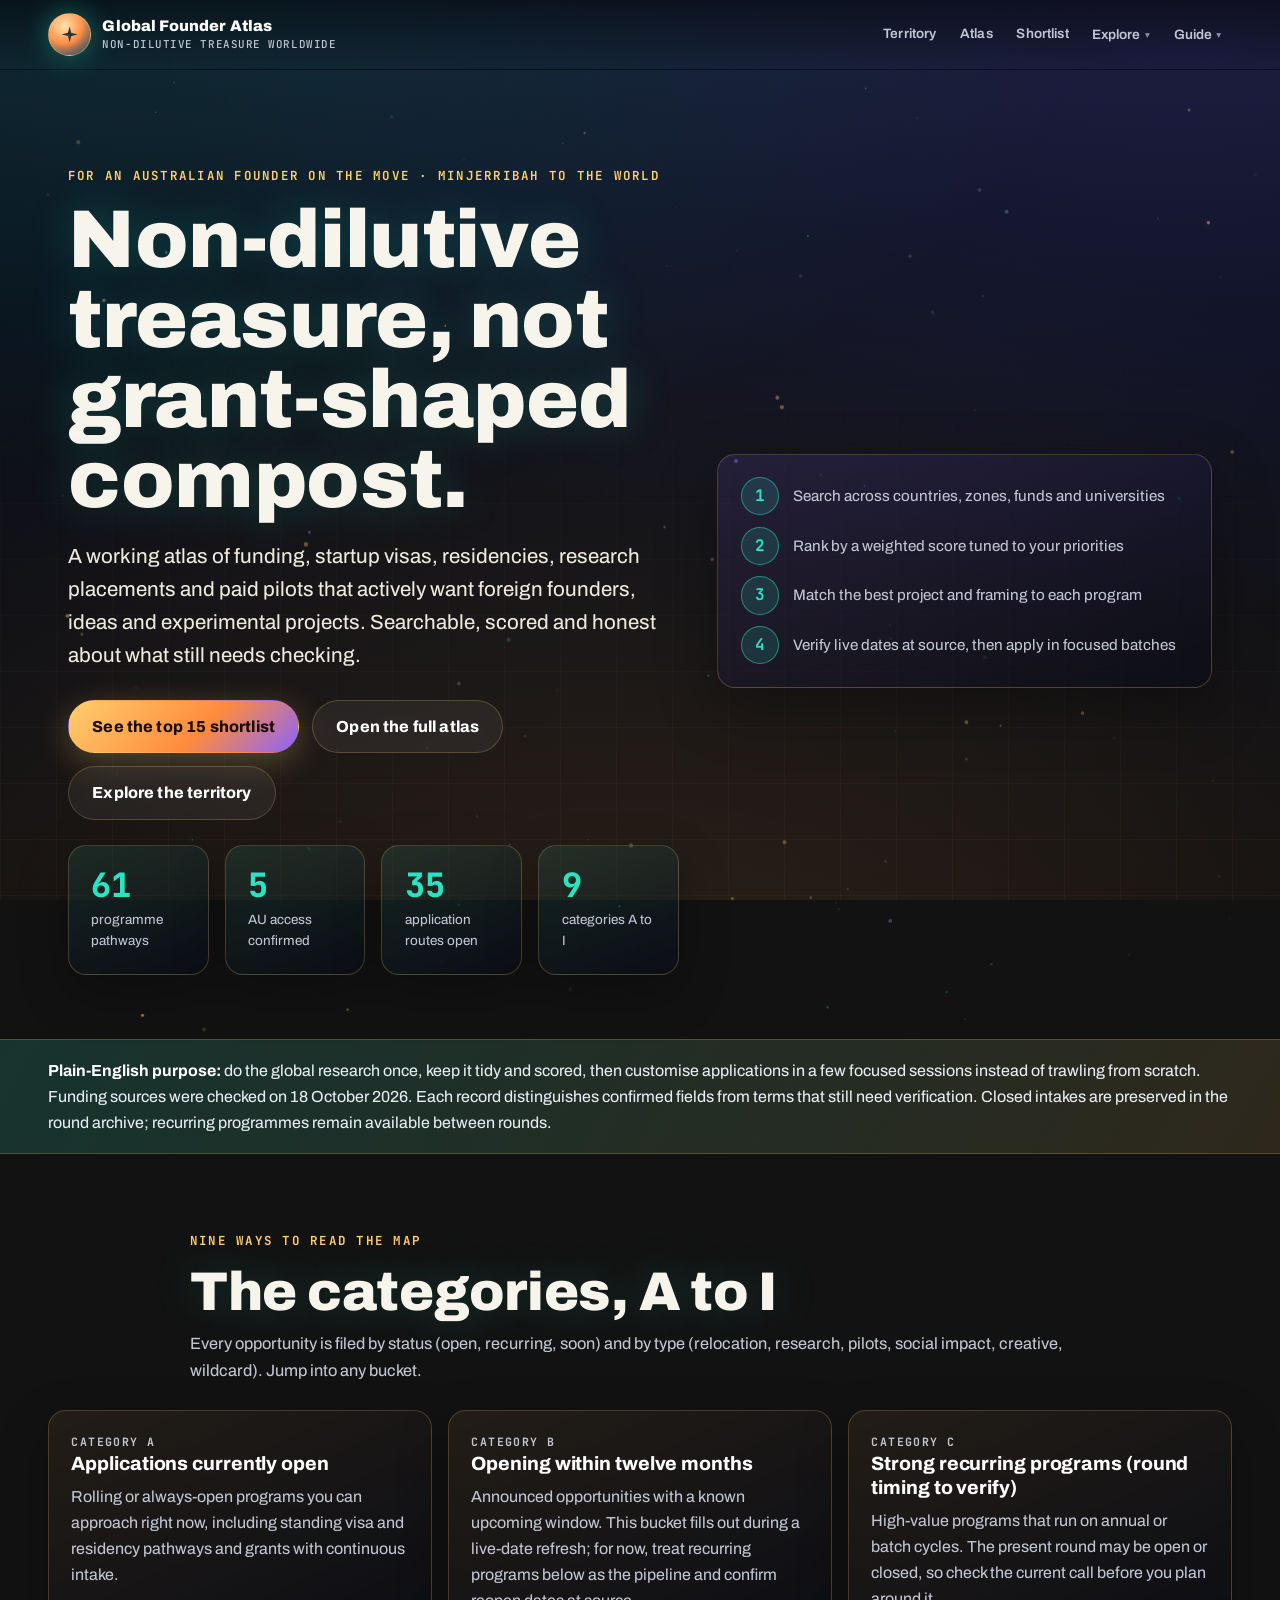
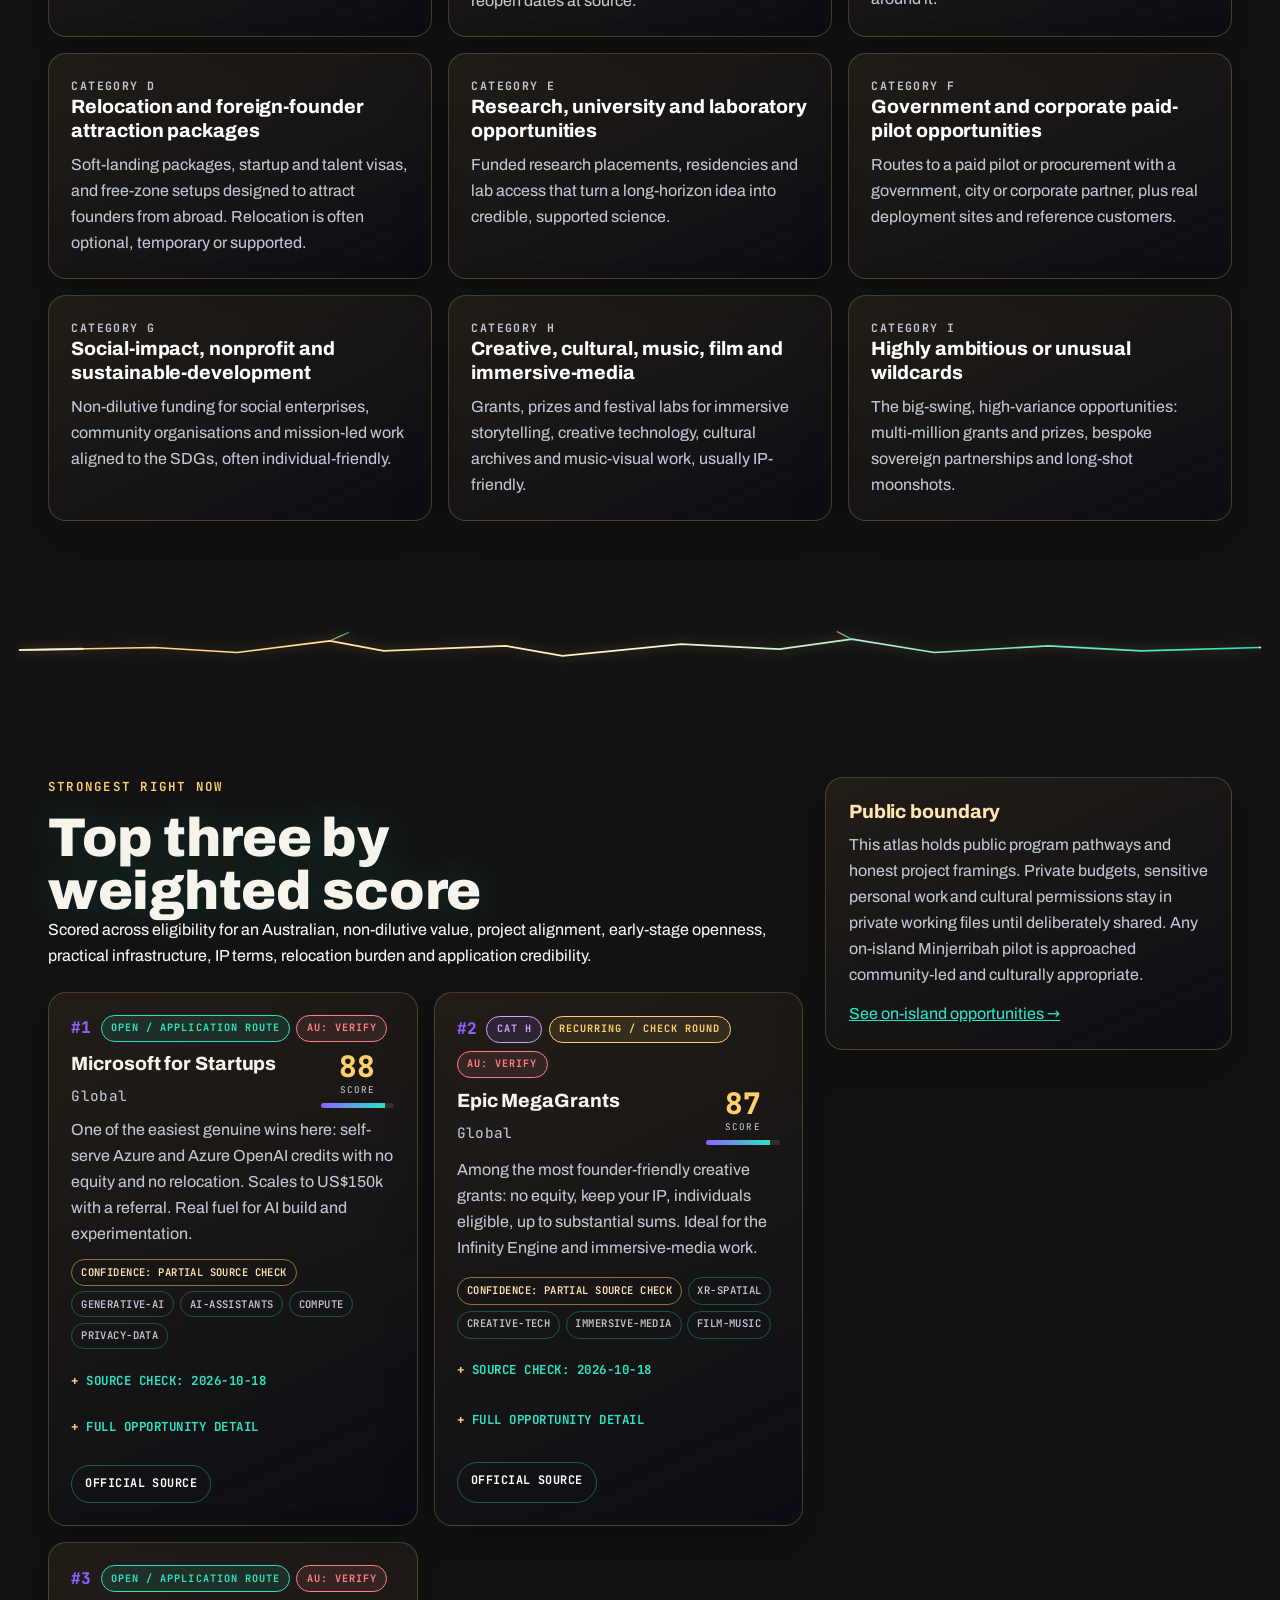
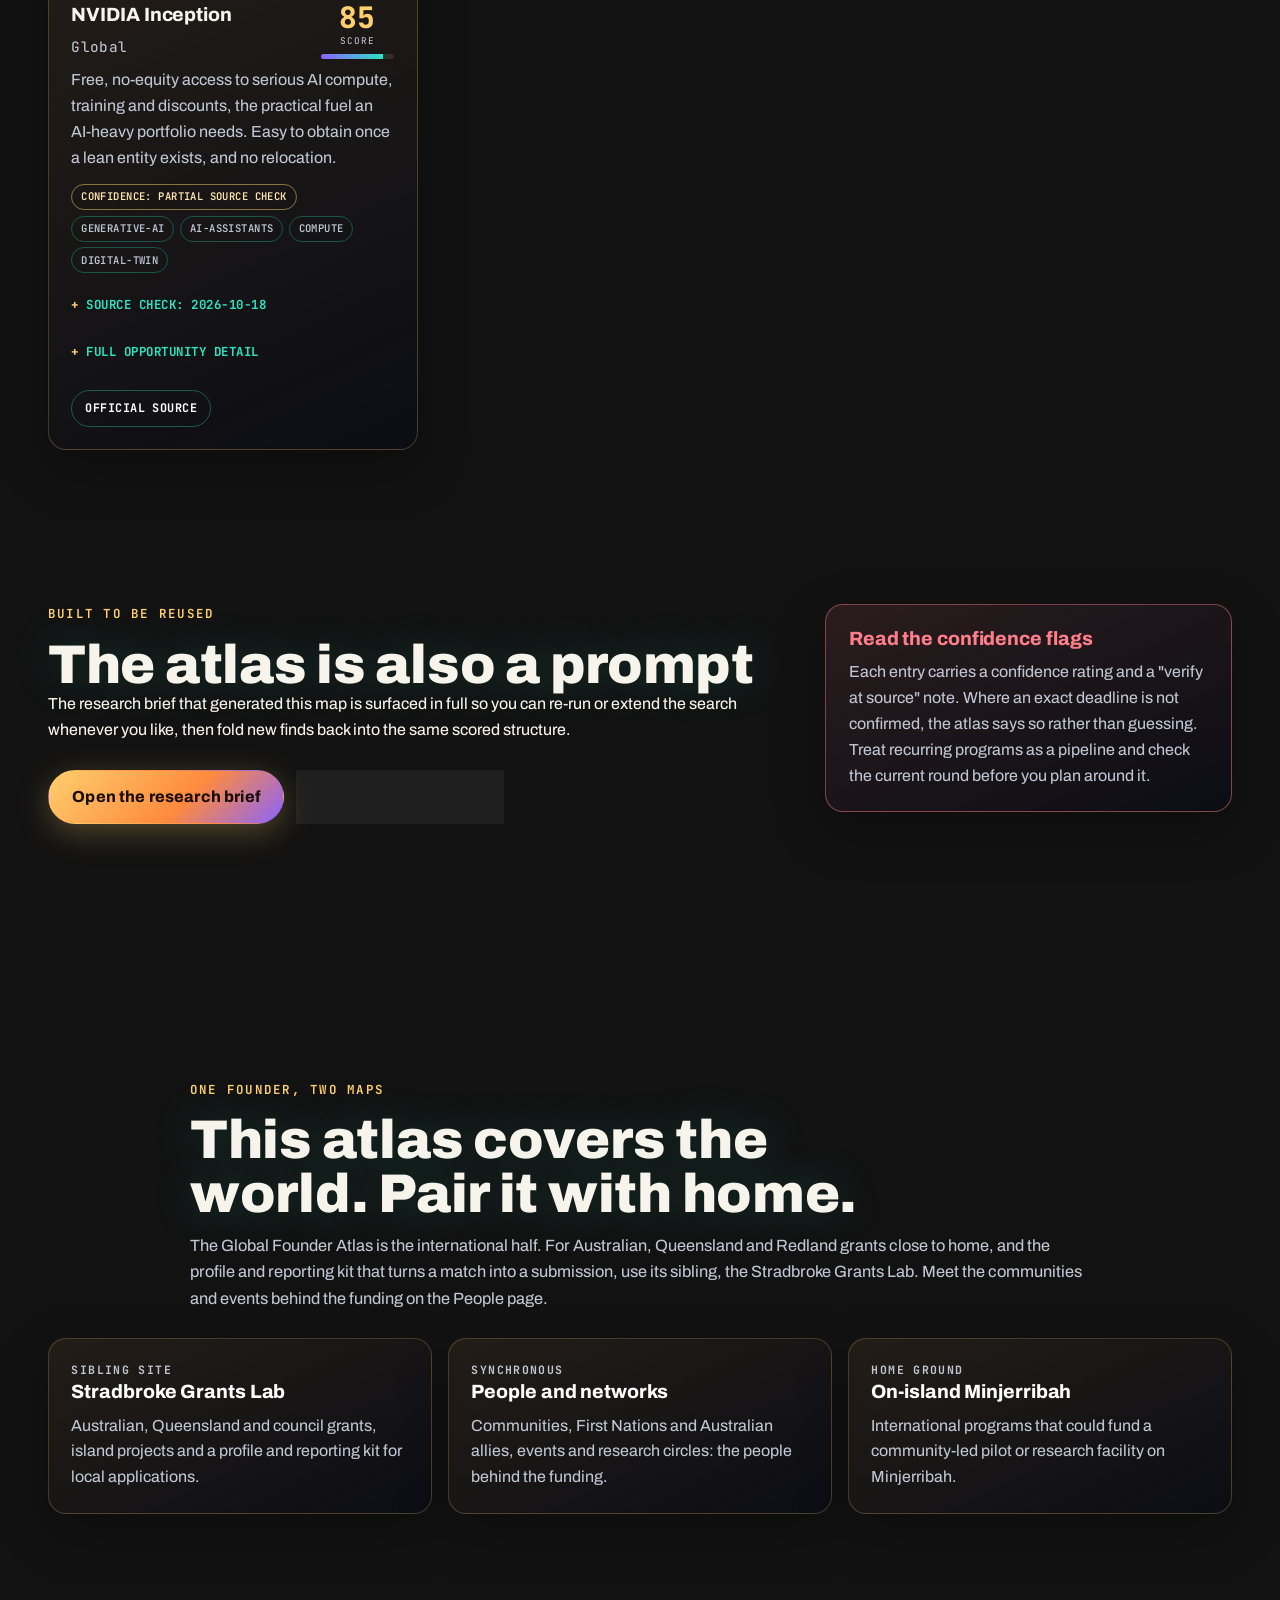
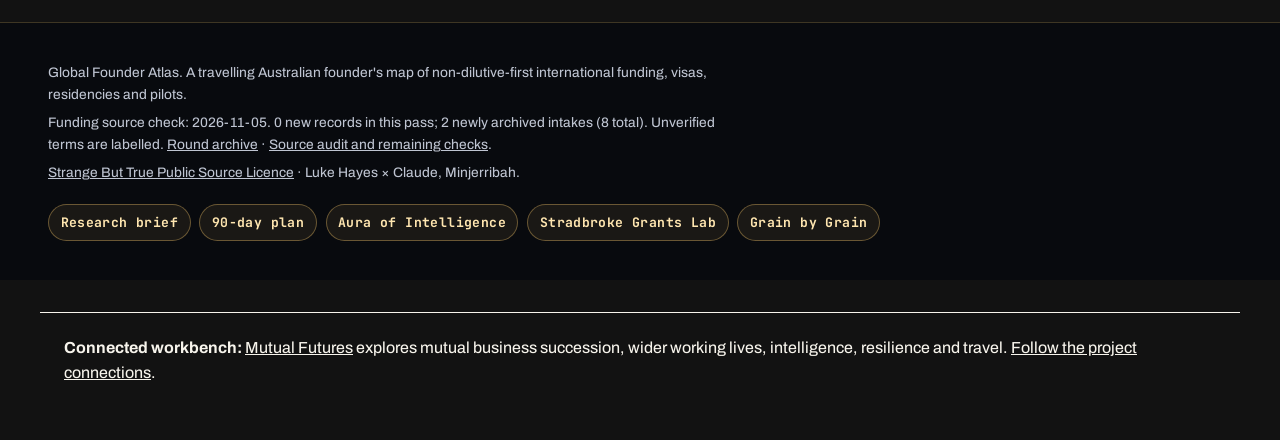
<file: index.html>
<!doctype html>
<html lang="en-AU">
  <head>
    <meta charset="utf-8">
    <meta name="viewport" content="width=device-width, initial-scale=1">
    <meta name="description" content="A travelling Australian founder's atlas of verified, non-dilutive-first international funding, startup visas, residencies, research placements and paid pilots.">
    <title>Global Founder Atlas</title>
    <script>document.documentElement.classList.add('js')</script>
    <meta name="theme-color" content="#0a1420">
    <link rel="preload" href="assets/fonts/archivo-var.woff2" as="font" type="font/woff2" crossorigin>
    <link rel="preload" href="assets/fonts/jetbrains-mono-var.woff2" as="font" type="font/woff2" crossorigin>
    <link rel="stylesheet" href="assets/styles.css?v=4">
    <link rel="icon" href="assets/favicon.svg" type="image/svg+xml">
  </head>
  <body data-page="home">
    <a class="skip-link" href="#main">Skip to content</a>
    <header class="site-header"></header>
    <main id="main">
      <section class="hero">
        <canvas class="hero-canvas" data-sand-canvas aria-hidden="true"></canvas>
        <div class="hero-copy reveal">
          <p class="eyebrow">For an Australian founder on the move &middot; Minjerribah to the world</p>
          <h1>Non-dilutive treasure, not grant-shaped compost.</h1>
          <p class="hero-lede">A working atlas of funding, startup visas, residencies, research placements and paid pilots that actively want foreign founders, ideas and experimental projects. Searchable, scored and honest about what still needs checking.</p>
          <div class="hero-actions">
            <a class="button primary" href="shortlist.html">See the top 15 shortlist</a>
            <a class="button secondary" href="opportunities.html">Open the full atlas</a>
            <a class="button secondary" href="territory.html">Explore the territory</a>
          </div>
          <div class="stat-strip" id="homeStats"></div>
        </div>
        <div class="hero-panel reveal" aria-label="How to use this atlas">
          <div class="workflow-step"><strong>1</strong><span>Search across countries, zones, funds and universities</span></div>
          <div class="workflow-step"><strong>2</strong><span>Rank by a weighted score tuned to your priorities</span></div>
          <div class="workflow-step"><strong>3</strong><span>Match the best project and framing to each program</span></div>
          <div class="workflow-step"><strong>4</strong><span>Verify live dates at source, then apply in focused batches</span></div>
        </div>
      </section>

      <section class="intro-band">
        <div>
          <strong>Plain-English purpose:</strong> do the global research once, keep it tidy and scored, then customise applications in a few focused sessions instead of trawling from scratch. Funding sources were checked on 18 October 2026. Each record distinguishes confirmed fields from terms that still need verification. Closed intakes are preserved in the round archive; recurring programmes remain available between rounds.
        </div>
      </section>

      <section class="section">
        <div class="section-heading reveal">
          <p class="eyebrow">Nine ways to read the map</p>
          <h2>The categories, A to I</h2>
          <p>Every opportunity is filed by status (open, recurring, soon) and by type (relocation, research, pilots, social impact, creative, wildcard). Jump into any bucket.</p>
        </div>
        <div class="link-card-grid reveal" id="homeCategories"></div>
      </section>

      <div class="kintsugi-seam" aria-hidden="true">
        <svg viewBox="0 0 1200 46" preserveAspectRatio="none" focusable="false">
          <defs><linearGradient id="seamA" x1="0" y1="0" x2="1" y2="0"><stop offset="0" stop-color="#ffcf6e"/><stop offset=".5" stop-color="#fff3d6"/><stop offset="1" stop-color="#2be3c2"/></linearGradient></defs>
          <path class="seam-path" pathLength="1" stroke="url(#seamA)" d="M0 24 L130 21 L210 27 L300 13 L352 25 L470 19 L525 31 L640 17 L735 23 L805 11 L885 27 L995 19 L1085 25 L1200 21"/>
          <path class="seam-path seam-branch" pathLength="1" stroke="url(#seamA)" d="M300 13 L318 3"/>
          <path class="seam-path seam-branch" pathLength="1" stroke="url(#seamA)" d="M805 11 L791 2"/>
          <path class="seam-light" pathLength="1" d="M0 24 L130 21 L210 27 L300 13 L352 25 L470 19 L525 31 L640 17 L735 23 L805 11 L885 27 L995 19 L1085 25 L1200 21"/>
        </svg>
      </div>

      <section class="section split">
        <div class="reveal">
          <p class="eyebrow">Strongest right now</p>
          <h2>Top three by weighted score</h2>
          <p>Scored across eligibility for an Australian, non-dilutive value, project alignment, early-stage openness, practical infrastructure, IP terms, relocation burden and application credibility.</p>
          <div class="data-grid two" id="homeTop" style="margin-top:1.4rem"></div>
        </div>
        <aside class="note-panel reveal">
          <h3>Public boundary</h3>
          <p>This atlas holds public program pathways and honest project framings. Private budgets, sensitive personal work and cultural permissions stay in private working files until deliberately shared. Any on-island Minjerribah pilot is approached community-led and culturally appropriate.</p>
          <p style="margin-top:0.8rem"><a href="minjerribah.html" style="color:var(--teal)">See on-island opportunities &rarr;</a></p>
        </aside>
      </section>

      <section class="section split">
        <div class="reveal">
          <p class="eyebrow">Built to be reused</p>
          <h2>The atlas is also a prompt</h2>
          <p>The research brief that generated this map is surfaced in full so you can re-run or extend the search whenever you like, then fold new finds back into the same scored structure.</p>
          <div class="hero-actions">
            <a class="button primary" href="brief.html">Open the research brief</a>
            <a class="button secondary" href="strategy.html">See the 90-day plan</a>
          </div>
        </div>
        <aside class="note-panel warn reveal">
          <h3>Read the confidence flags</h3>
          <p>Each entry carries a confidence rating and a "verify at source" note. Where an exact deadline is not confirmed, the atlas says so rather than guessing. Treat recurring programs as a pipeline and check the current round before you plan around it.</p>
        </aside>
      </section>

      <div class="kintsugi-seam reveal" aria-hidden="true">
        <svg viewBox="0 0 1200 46" preserveAspectRatio="none" focusable="false">
          <defs><linearGradient id="seamB" x1="0" y1="0" x2="1" y2="0"><stop offset="0" stop-color="#8a63ff"/><stop offset=".5" stop-color="#fff3d6"/><stop offset="1" stop-color="#ffcf6e"/></linearGradient></defs>
          <path class="seam-path" pathLength="1" stroke="url(#seamB)" d="M0 20 L95 26 L185 15 L285 28 L390 20 L455 32 L575 16 L660 24 L770 12 L860 28 L950 20 L1060 30 L1140 18 L1200 24"/>
          <path class="seam-path seam-branch" pathLength="1" stroke="url(#seamB)" d="M185 15 L172 4"/>
          <path class="seam-path seam-branch" pathLength="1" stroke="url(#seamB)" d="M770 12 L785 3"/>
          <path class="seam-light" pathLength="1" d="M0 20 L95 26 L185 15 L285 28 L390 20 L455 32 L575 16 L660 24 L770 12 L860 28 L950 20 L1060 30 L1140 18 L1200 24"/>
        </svg>
      </div>

      <section class="section">
        <div class="section-heading reveal">
          <p class="eyebrow">One founder, two maps</p>
          <h2>This atlas covers the world. Pair it with home.</h2>
          <p>The Global Founder Atlas is the international half. For Australian, Queensland and Redland grants close to home, and the profile and reporting kit that turns a match into a submission, use its sibling, the Stradbroke Grants Lab. Meet the communities and events behind the funding on the People page.</p>
        </div>
        <div class="link-card-grid reveal">
          <a class="link-card" href="https://auraofintelligence.github.io/stradbroke-grants-lab/" rel="noopener">
            <p class="tag">Sibling site</p>
            <h3>Stradbroke Grants Lab</h3>
            <p>Australian, Queensland and council grants, island projects and a profile and reporting kit for local applications.</p>
          </a>
          <a class="link-card" href="people.html">
            <p class="tag">Synchronous</p>
            <h3>People and networks</h3>
            <p>Communities, First Nations and Australian allies, events and research circles: the people behind the funding.</p>
          </a>
          <a class="link-card" href="minjerribah.html">
            <p class="tag">Home ground</p>
            <h3>On-island Minjerribah</h3>
            <p>International programs that could fund a community-led pilot or research facility on Minjerribah.</p>
          </a>
        </div>
      </section>
    </main>
    <footer class="site-footer"></footer>
    <script src="assets/app.js?v=20261018"></script>
    <script src="assets/cinematic.js?v=4" defer></script>
  
<aside id="mutual-futures-connection" aria-label="Connected public workbench" style="max-width:1200px;margin:32px auto;padding:22px 24px;border-top:1px solid currentColor;font:inherit;line-height:1.6"><p style="margin:0"><strong>Connected workbench: </strong><a href="https://auraofintelligence.github.io/mutual-futures/" target="_blank" rel="noopener noreferrer">Mutual Futures</a> explores mutual business succession, wider working lives, intelligence, resilience and travel. <a href="https://auraofintelligence.github.io/mutual-futures/sources.html" target="_blank" rel="noopener noreferrer">Follow the project connections</a>.</p></aside>
</body>
</html>
</file>
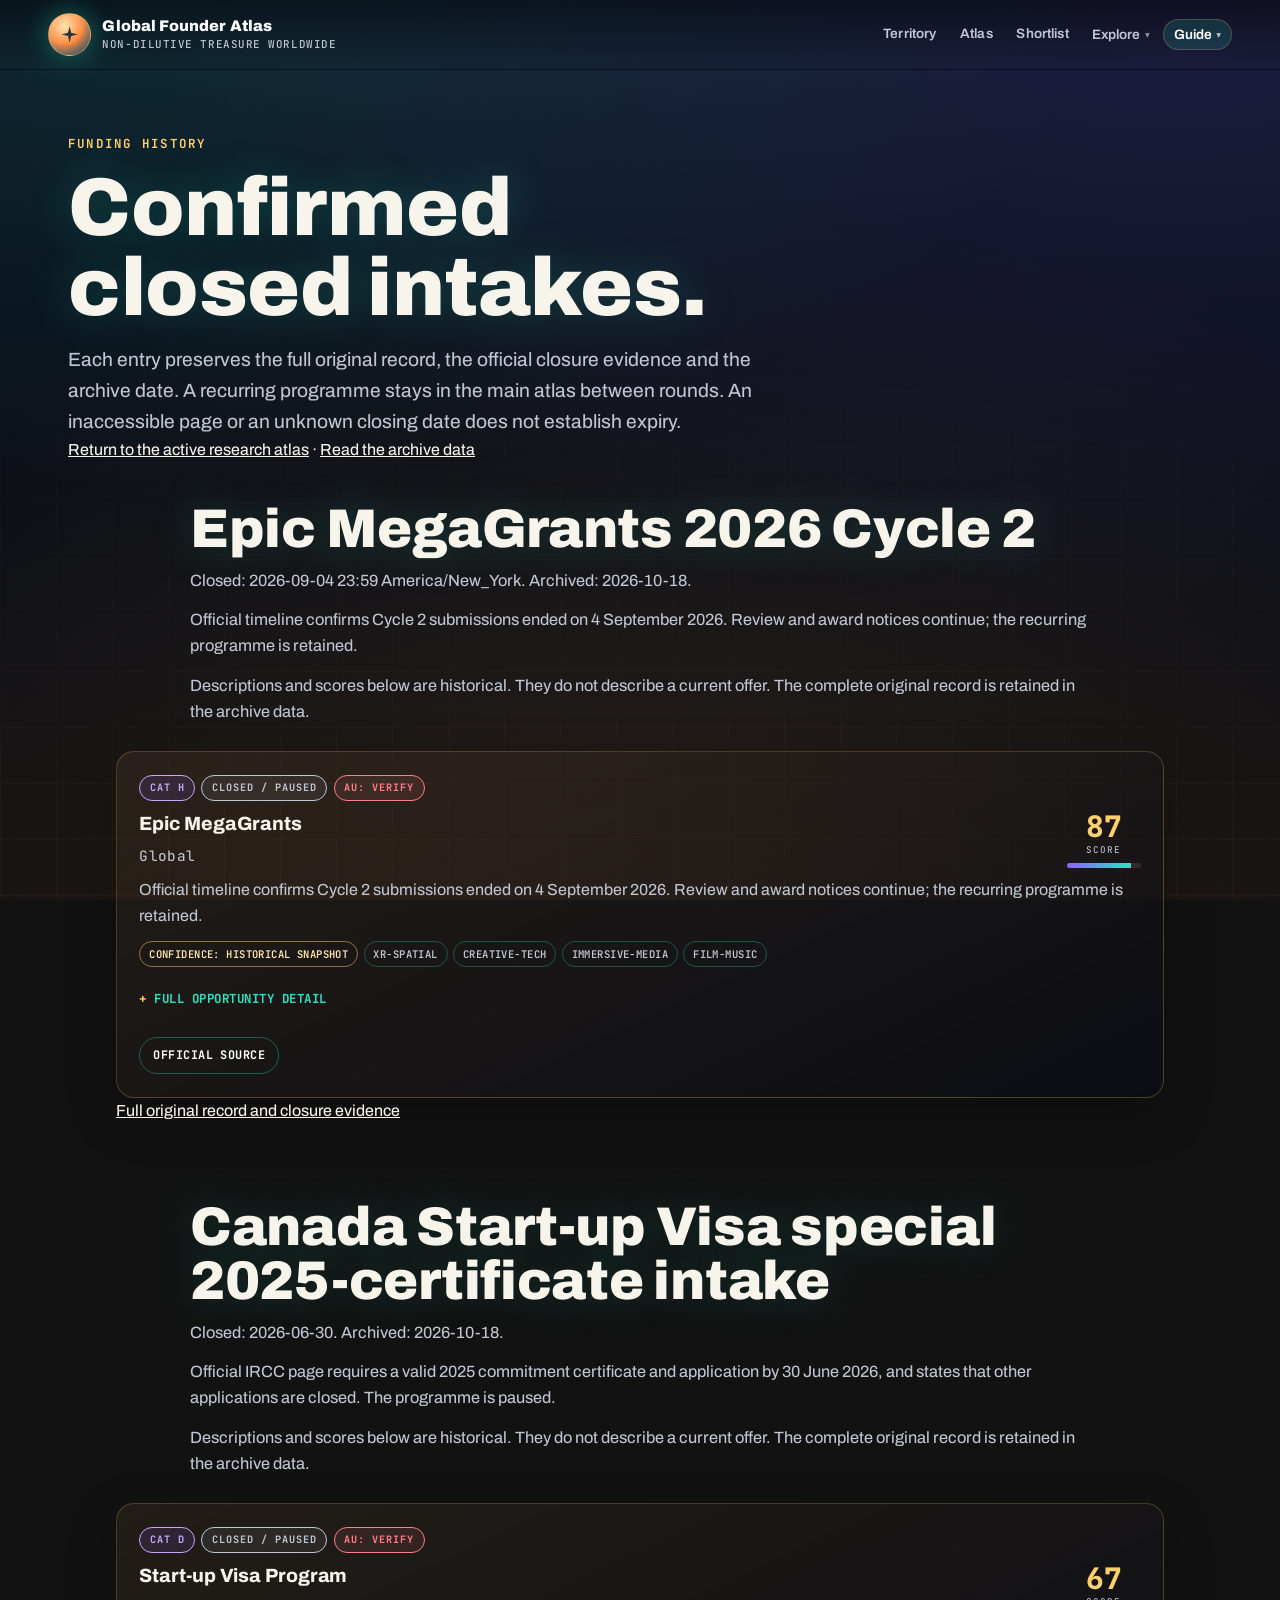
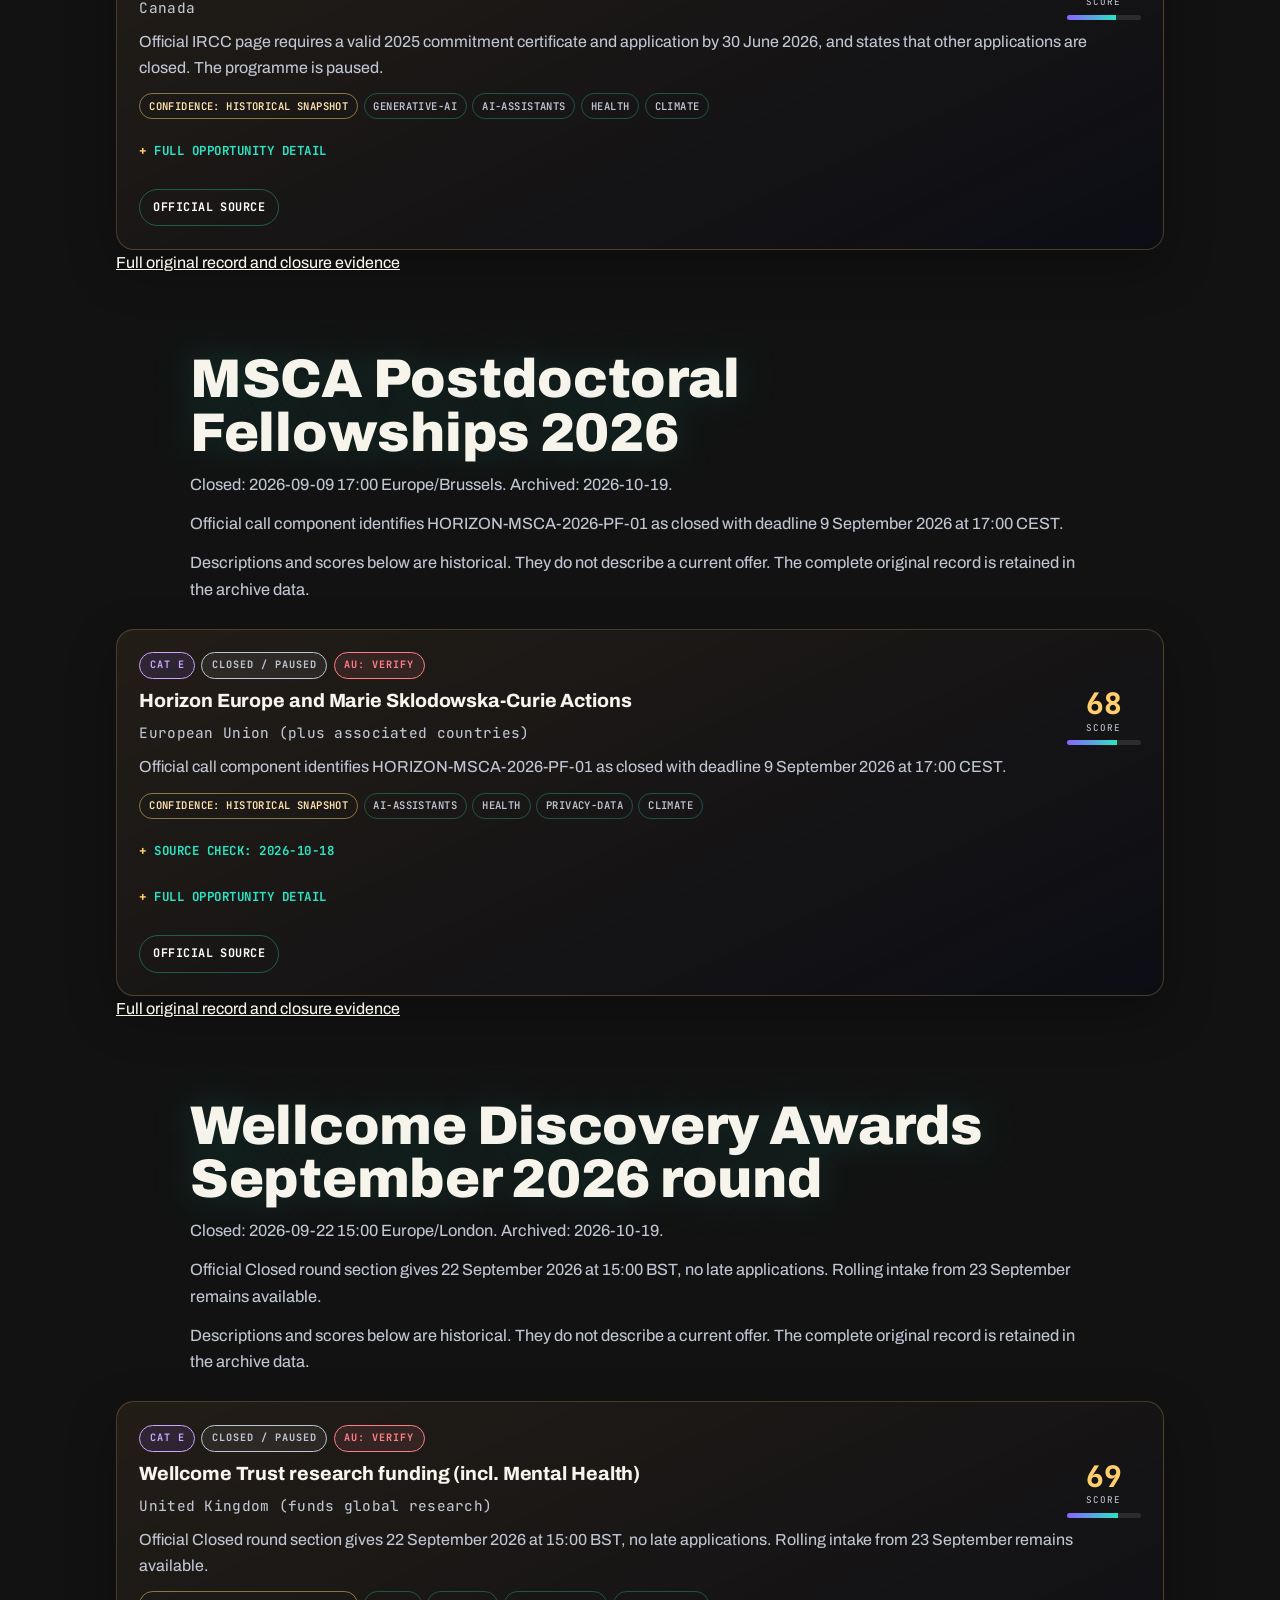
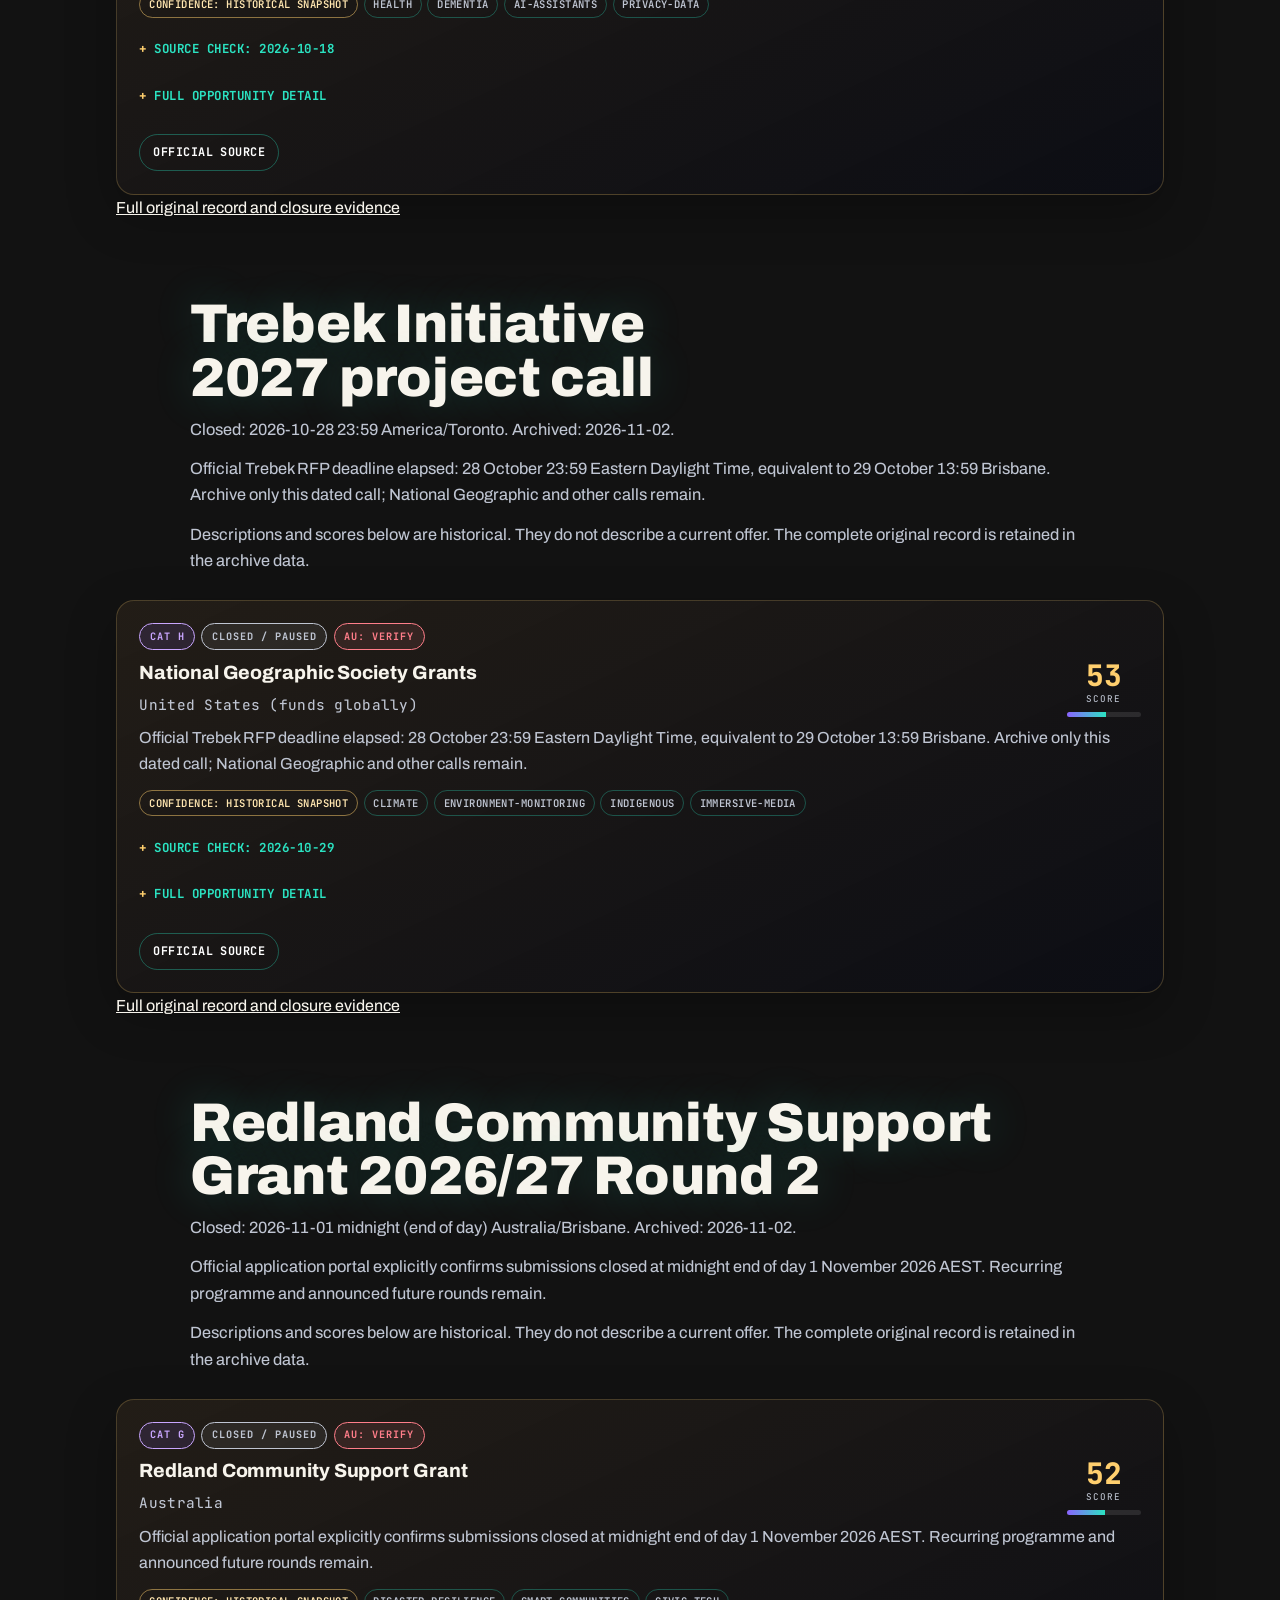
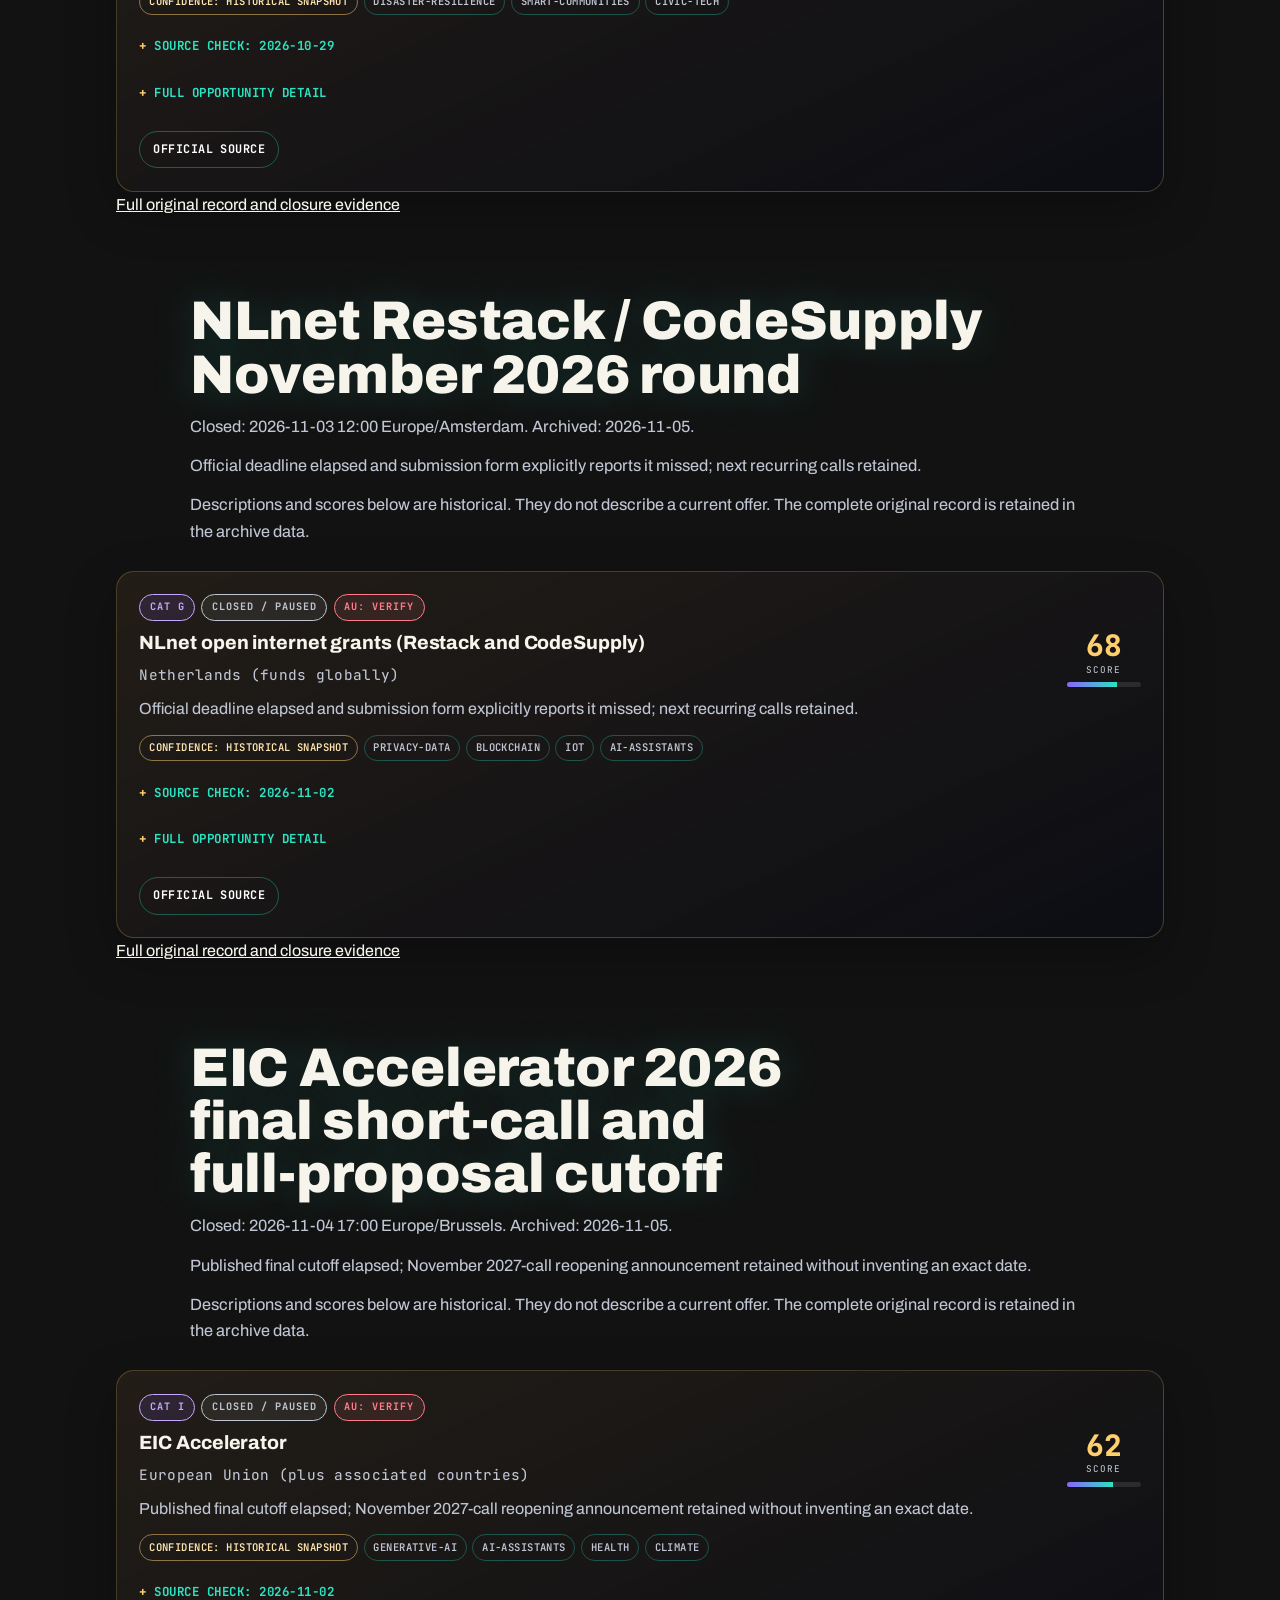
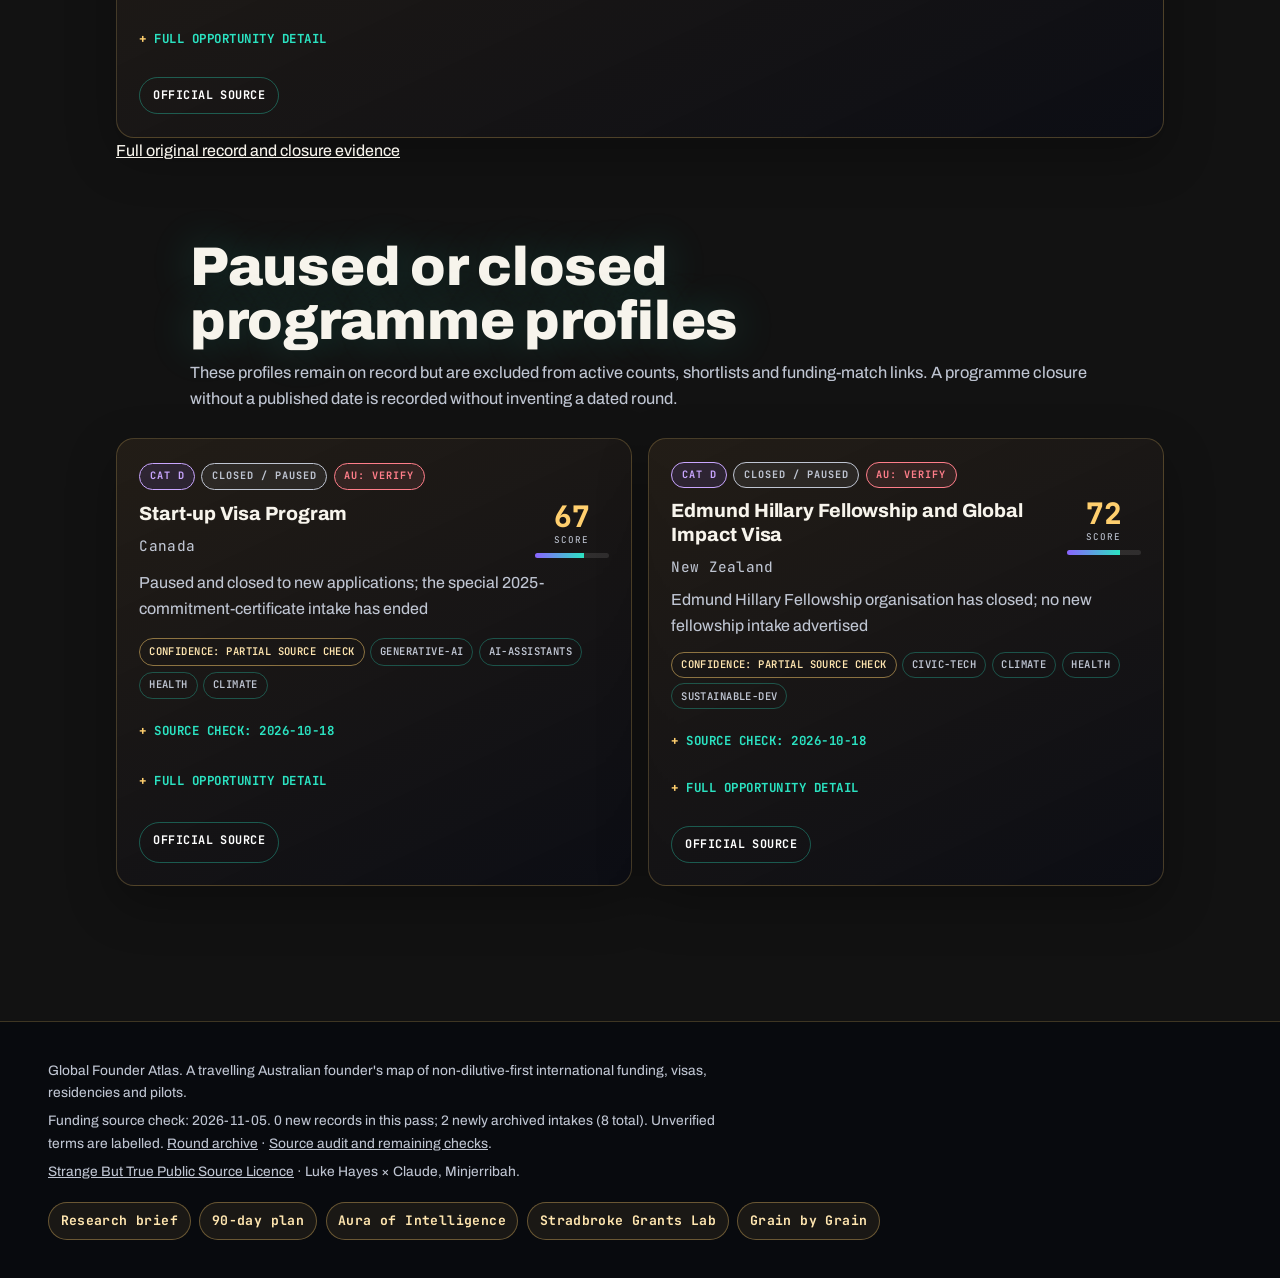
<file: archive.html>
<!doctype html>
<html lang="en-AU">
  <head>
    <meta charset="utf-8">
    <meta name="viewport" content="width=device-width, initial-scale=1">
    <meta name="description" content="Confirmed closed funding intakes, preserved original records, and paused programme profiles in Global Founder Atlas.">
    <title>Round Archive | Global Founder Atlas</title>
    <script>document.documentElement.classList.add('js')</script>
    <meta name="theme-color" content="#0a1420">
    <link rel="preload" href="assets/fonts/archivo-var.woff2" as="font" type="font/woff2" crossorigin>
    <link rel="preload" href="assets/fonts/jetbrains-mono-var.woff2" as="font" type="font/woff2" crossorigin>
    <link rel="stylesheet" href="assets/styles.css?v=4">
    <link rel="icon" href="assets/favicon.svg" type="image/svg+xml">
  </head>
  <body data-page="archive">
    <a class="skip-link" href="#main">Skip to content</a>
    <header class="site-header"></header>
    <main id="main" class="page-shell">
      <p class="eyebrow">Funding history</p>
      <h1>Confirmed closed intakes.</h1>
      <p class="lede">Each entry preserves the full original record, the official closure evidence and the archive date. A recurring programme stays in the main atlas between rounds. An inaccessible page or an unknown closing date does not establish expiry.</p>
      <p><a href="opportunities.html">Return to the active research atlas</a> · <a href="data/opportunity-archive.json">Read the archive data</a></p>
      <noscript><p>JavaScript displays the archive cards. The complete records remain available through the archive data link above.</p></noscript>
      <div id="archivedRounds"></div>
      <section class="section compact">
        <div class="section-heading">
          <h2>Paused or closed programme profiles</h2>
          <p>These profiles remain on record but are excluded from active counts, shortlists and funding-match links. A programme closure without a published date is recorded without inventing a dated round.</p>
        </div>
        <div class="data-grid two" id="pausedProgrammes"></div>
      </section>
    </main>
    <footer class="site-footer"></footer>
    <script src="assets/app.js?v=20261018"></script>
    <script src="assets/cinematic.js?v=4" defer></script>
  </body>
</html>
</file>
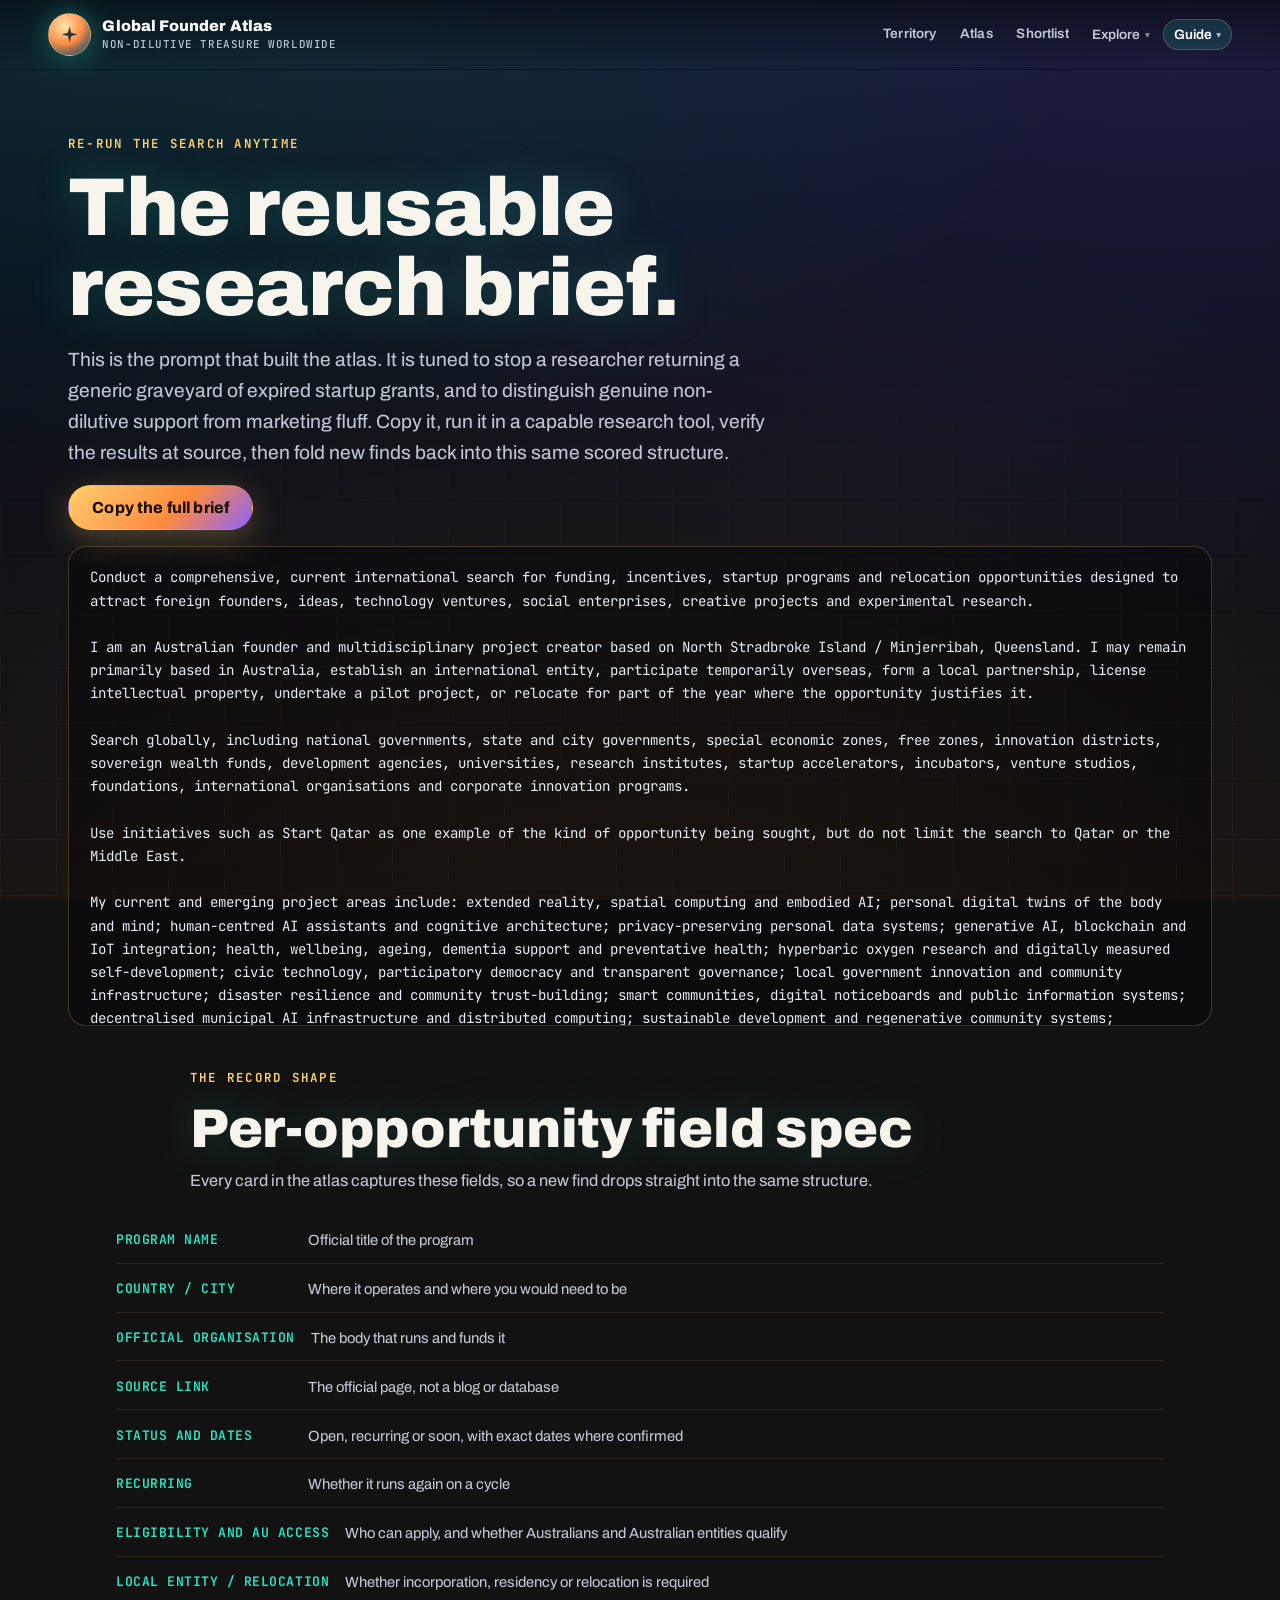
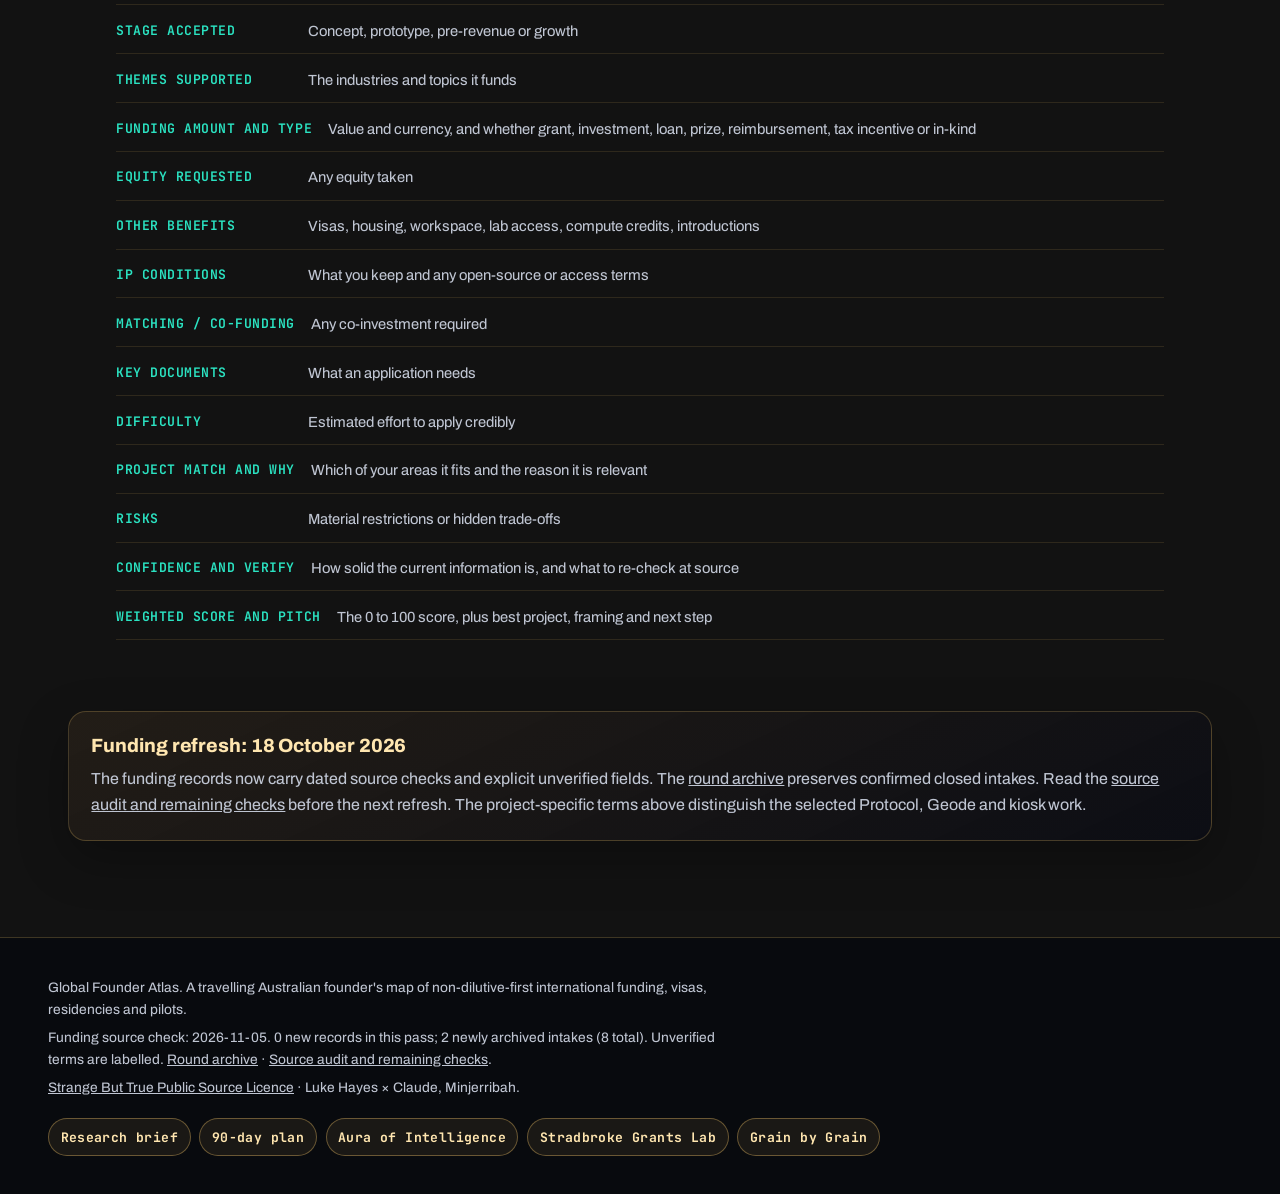
<file: brief.html>
<!doctype html>
<html lang="en-AU">
  <head>
    <meta charset="utf-8">
    <meta name="viewport" content="width=device-width, initial-scale=1">
    <meta name="description" content="The reusable research brief behind this atlas: a strong prompt for finding real non-dilutive international funding, plus the per-opportunity field spec and scoring weights.">
    <title>Research Brief | Global Founder Atlas</title>
    <script>document.documentElement.classList.add('js')</script>
    <meta name="theme-color" content="#0a1420">
    <link rel="preload" href="assets/fonts/archivo-var.woff2" as="font" type="font/woff2" crossorigin>
    <link rel="preload" href="assets/fonts/jetbrains-mono-var.woff2" as="font" type="font/woff2" crossorigin>
    <link rel="stylesheet" href="assets/styles.css?v=4">
    <link rel="icon" href="assets/favicon.svg" type="image/svg+xml">
  </head>
  <body data-page="brief">
    <a class="skip-link" href="#main">Skip to content</a>
    <header class="site-header"></header>
    <main id="main" class="page-shell">
      <p class="eyebrow">Re-run the search anytime</p>
      <h1>The reusable research brief.</h1>
      <p class="lede">This is the prompt that built the atlas. It is tuned to stop a researcher returning a generic graveyard of expired startup grants, and to distinguish genuine non-dilutive support from marketing fluff. Copy it, run it in a capable research tool, verify the results at source, then fold new finds back into this same scored structure.</p>

      <button class="button primary copy-btn" type="button" data-copy-target="#promptText">Copy the full brief</button>

      <pre class="prompt-box" id="promptText">Conduct a comprehensive, current international search for funding, incentives, startup programs and relocation opportunities designed to attract foreign founders, ideas, technology ventures, social enterprises, creative projects and experimental research.

I am an Australian founder and multidisciplinary project creator based on North Stradbroke Island / Minjerribah, Queensland. I may remain primarily based in Australia, establish an international entity, participate temporarily overseas, form a local partnership, license intellectual property, undertake a pilot project, or relocate for part of the year where the opportunity justifies it.

Search globally, including national governments, state and city governments, special economic zones, free zones, innovation districts, sovereign wealth funds, development agencies, universities, research institutes, startup accelerators, incubators, venture studios, foundations, international organisations and corporate innovation programs.

Use initiatives such as Start Qatar as one example of the kind of opportunity being sought, but do not limit the search to Qatar or the Middle East.

My current and emerging project areas include: extended reality, spatial computing and embodied AI; personal digital twins of the body and mind; human-centred AI assistants and cognitive architecture; privacy-preserving personal data systems; generative AI, blockchain and IoT integration; health, wellbeing, ageing, dementia support and preventative health; hyperbaric oxygen research and digitally measured self-development; civic technology, participatory democracy and transparent governance; local government innovation and community infrastructure; disaster resilience and community trust-building; smart communities, digital noticeboards and public information systems; decentralised municipal AI infrastructure and distributed computing; sustainable development and regenerative community systems; Indigenous, island and remote-community innovation where partnerships are invited and culturally appropriate; film, music, immersive storytelling, festivals and creative technology; museums, cultural archives and mixed-media preservation; sports, recreation, wellbeing and public-space activation; climate adaptation, environmental monitoring and island biosecurity; education, experimental universities, research labs and citizen science; nonprofit, social-enterprise and mission-driven international collaboration; and ambitious long-term initiatives aligned with the UN Sustainable Development Goals.

Keep these selected projects distinct. Aura Genesis Protocol is a proposed process for harmonising and socialising a personal Aura with body and mind, using two hours of daily HBOT self-reflection over sixty days with one participant in the chamber. An Aura may also be created and developed independently. Search human-AI interaction, participant-led self-reflection, owner-held health data, research consent and human-factors research. Establish the scientific question, qualified lead, eligible host and actual ethics and operating requirements.

Aura Geode is the separate chamber and hardware platform, with conventional retrofit, geopolymer, crystalline or blended materials, and future integrated crystalline-compute pathways. Search chamber accessibility, assisted transfer, emergency egress, pressure-vessel engineering, sensor integration, materials characterisation and hardware prototyping. Keep engineering R&D, facilities and component testing separate from clinical claims, and check evidence, applicant, IP and co-funding requirements.

Straddie Disaster Kiosks is the public Minjerribah concept for rugged local-compute kiosks and everyday notice screens that could support community resilience. Wider Australian adaptation is an ambition, not an established rollout. Search disaster resilience, community resilience hubs, offline-first public information, edge AI, resilient communications, backup power, accessible noticeboards and community preparedness. Confirm pilot ownership, venue consent, official information sources, maintenance, privacy and applicant or auspice requirements.

Project Atlas and VFG Plan Access Lab are excluded from project coverage and funding searches. Other proposed portfolio additions remain unapproved. Listing a project in this atlas does not establish an applicant entity, legal registration or grant eligibility.

Look for: non-dilutive grants and challenge prizes; founder grants, living stipends and fellowships; startup visas, entrepreneur visas and residency pathways; free or subsidised company formation; tax holidays, R&D tax incentives and special economic-zone benefits; free or subsidised office, studio, laboratory or prototyping space; cloud computing, AI compute, software and technical-service credits; university research partnerships and funded research placements; paid pilot projects with governments, councils, hospitals, universities or corporations; accelerators that accept early-stage ideas, pre-revenue ventures or solo founders; programs supporting Australian or international applicants; funding for social enterprises, nonprofits, cooperatives or hybrid structures; creative-industry, music, film, immersive-media and cultural grants; climate, civic, health, Indigenous, island and remote-community innovation funding; programs offering introductions to investors, government customers or strategic partners; land, facilities, equipment or infrastructure incentives; founder-in-residence, entrepreneur-in-residence and artist-in-residence opportunities; competitions, hackathons and open innovation calls with meaningful prizes or pilots; programs that support multiple connected ventures or venture studios; and programs expected to open soon, recurring annual programs and expressions of interest.

Prioritise opportunities where: Australians are eligible; an overseas founder can apply before establishing a local entity; the program accepts concept-stage, prototype-stage or pre-revenue projects; a solo founder or small informal team can apply; intellectual property can remain primarily owned by the founder; relocation is optional, temporary or supported financially; the program offers substantial practical value rather than merely mentoring; applications are currently open, officially announced, recurring or likely to reopen; English-language applications are accepted; the program is compatible with unconventional, interdisciplinary or long-horizon ideas; the opportunity could support a pilot on Minjerribah, elsewhere in Australia, or in the host country; and there is potential to combine the program with Australian grants or international partnerships.

For every opportunity, provide: program name; country and city or region; official organisation; official source link; current application status; opening and closing dates using exact dates; whether the program is recurring; applicant eligibility; whether Australian citizens and entities can apply; whether local incorporation, residency or relocation is required; stage of development accepted; industries or themes supported; funding amount and currency; whether the funding is a grant, investment, loan, prize, reimbursement, tax incentive or in-kind support; equity requested if any; other benefits such as visas, housing, workspace, laboratory access, compute credits or introductions; intellectual-property conditions; matching-fund or co-investment requirements; key application documents; estimated application difficulty; which of my project areas it most closely matches; a concise explanation of why it may be relevant; any material risks, restrictions or hidden trade-offs; and a confidence rating based on the quality and currency of the official information.

Separate the results into: A. Applications currently open; B. Announced opportunities opening within the next twelve months; C. Strong recurring programs whose present round is closed; D. Startup relocation and foreign-founder attraction packages; E. Research, university and laboratory opportunities; F. Government and corporate paid-pilot opportunities; G. Social-impact, nonprofit and sustainable-development opportunities; H. Creative, cultural, music, film and immersive-media opportunities; I. Highly ambitious or unusual wildcard opportunities.

Rank the strongest opportunities using a weighted score: eligibility for an Australian founder 20%; non-dilutive financial value 15%; alignment with my projects 20%; openness to early-stage ideas 10%; practical infrastructure and partnership value 10%; founder-friendly intellectual-property terms 10%; low relocation or incorporation burden 5%; likelihood of a credible application 10%.

Begin with an executive shortlist of the 15 strongest opportunities. For each, recommend the best project or combination of projects to present, the most persuasive framing, and the next concrete application step. Then identify: the five easiest credible applications; the five largest potential funding opportunities; the five strongest relocation or international-expansion packages; the five best opportunities for Aura of Intelligence; the five best civic or community-technology opportunities; the five best health, longevity or dementia-related opportunities; the five best creative and immersive-media opportunities; the five best opportunities for G.A.J.R.A. Earth or a nonprofit structure; and any opportunities that could fund an on-island pilot or research facility on Minjerribah.

Search in English and, where useful, use translated local-language search terms. Verify important details from official program or government sources rather than relying solely on blogs, social media posts or funding databases. Exclude expired one-off programs unless they provide evidence of a likely future round. Clearly label anything uncertain, outdated or based on secondary reporting. Do not invent deadlines, eligibility or funding values.

Finish with a practical 90-day funding-search and application strategy that groups compatible opportunities, identifies reusable application materials, and avoids chasing low-value programs that require disproportionate paperwork.

For a faster first pass, return no more than 30 carefully verified opportunities rather than a large unfiltered list.</pre>

      <section class="section compact" style="padding-top:2.6rem">
        <div class="section-heading">
          <p class="eyebrow">The record shape</p>
          <h2>Per-opportunity field spec</h2>
          <p>Every card in the atlas captures these fields, so a new find drops straight into the same structure.</p>
        </div>
        <div class="field-list">
          <div><dt>Program name</dt><dd>Official title of the program</dd></div>
          <div><dt>Country / city</dt><dd>Where it operates and where you would need to be</dd></div>
          <div><dt>Official organisation</dt><dd>The body that runs and funds it</dd></div>
          <div><dt>Source link</dt><dd>The official page, not a blog or database</dd></div>
          <div><dt>Status and dates</dt><dd>Open, recurring or soon, with exact dates where confirmed</dd></div>
          <div><dt>Recurring</dt><dd>Whether it runs again on a cycle</dd></div>
          <div><dt>Eligibility and AU access</dt><dd>Who can apply, and whether Australians and Australian entities qualify</dd></div>
          <div><dt>Local entity / relocation</dt><dd>Whether incorporation, residency or relocation is required</dd></div>
          <div><dt>Stage accepted</dt><dd>Concept, prototype, pre-revenue or growth</dd></div>
          <div><dt>Themes supported</dt><dd>The industries and topics it funds</dd></div>
          <div><dt>Funding amount and type</dt><dd>Value and currency, and whether grant, investment, loan, prize, reimbursement, tax incentive or in-kind</dd></div>
          <div><dt>Equity requested</dt><dd>Any equity taken</dd></div>
          <div><dt>Other benefits</dt><dd>Visas, housing, workspace, lab access, compute credits, introductions</dd></div>
          <div><dt>IP conditions</dt><dd>What you keep and any open-source or access terms</dd></div>
          <div><dt>Matching / co-funding</dt><dd>Any co-investment required</dd></div>
          <div><dt>Key documents</dt><dd>What an application needs</dd></div>
          <div><dt>Difficulty</dt><dd>Estimated effort to apply credibly</dd></div>
          <div><dt>Project match and why</dt><dd>Which of your areas it fits and the reason it is relevant</dd></div>
          <div><dt>Risks</dt><dd>Material restrictions or hidden trade-offs</dd></div>
          <div><dt>Confidence and verify</dt><dd>How solid the current information is, and what to re-check at source</dd></div>
          <div><dt>Weighted score and pitch</dt><dd>The 0 to 100 score, plus best project, framing and next step</dd></div>
        </div>
      </section>

      <section class="note-panel" style="margin-top:2rem">
        <h3>Funding refresh: 18 October 2026</h3>
        <p>The funding records now carry dated source checks and explicit unverified fields. The <a href="archive.html">round archive</a> preserves confirmed closed intakes. Read the <a href="docs/FUNDING-REFRESH-2026-11-02.md">source audit and remaining checks</a> before the next refresh. The project-specific terms above distinguish the selected Protocol, Geode and kiosk work.</p>
      </section>
    </main>
    <footer class="site-footer"></footer>
    <script src="assets/app.js?v=20261018"></script>
    <script src="assets/cinematic.js?v=4" defer></script>
  </body>
</html>
</file>
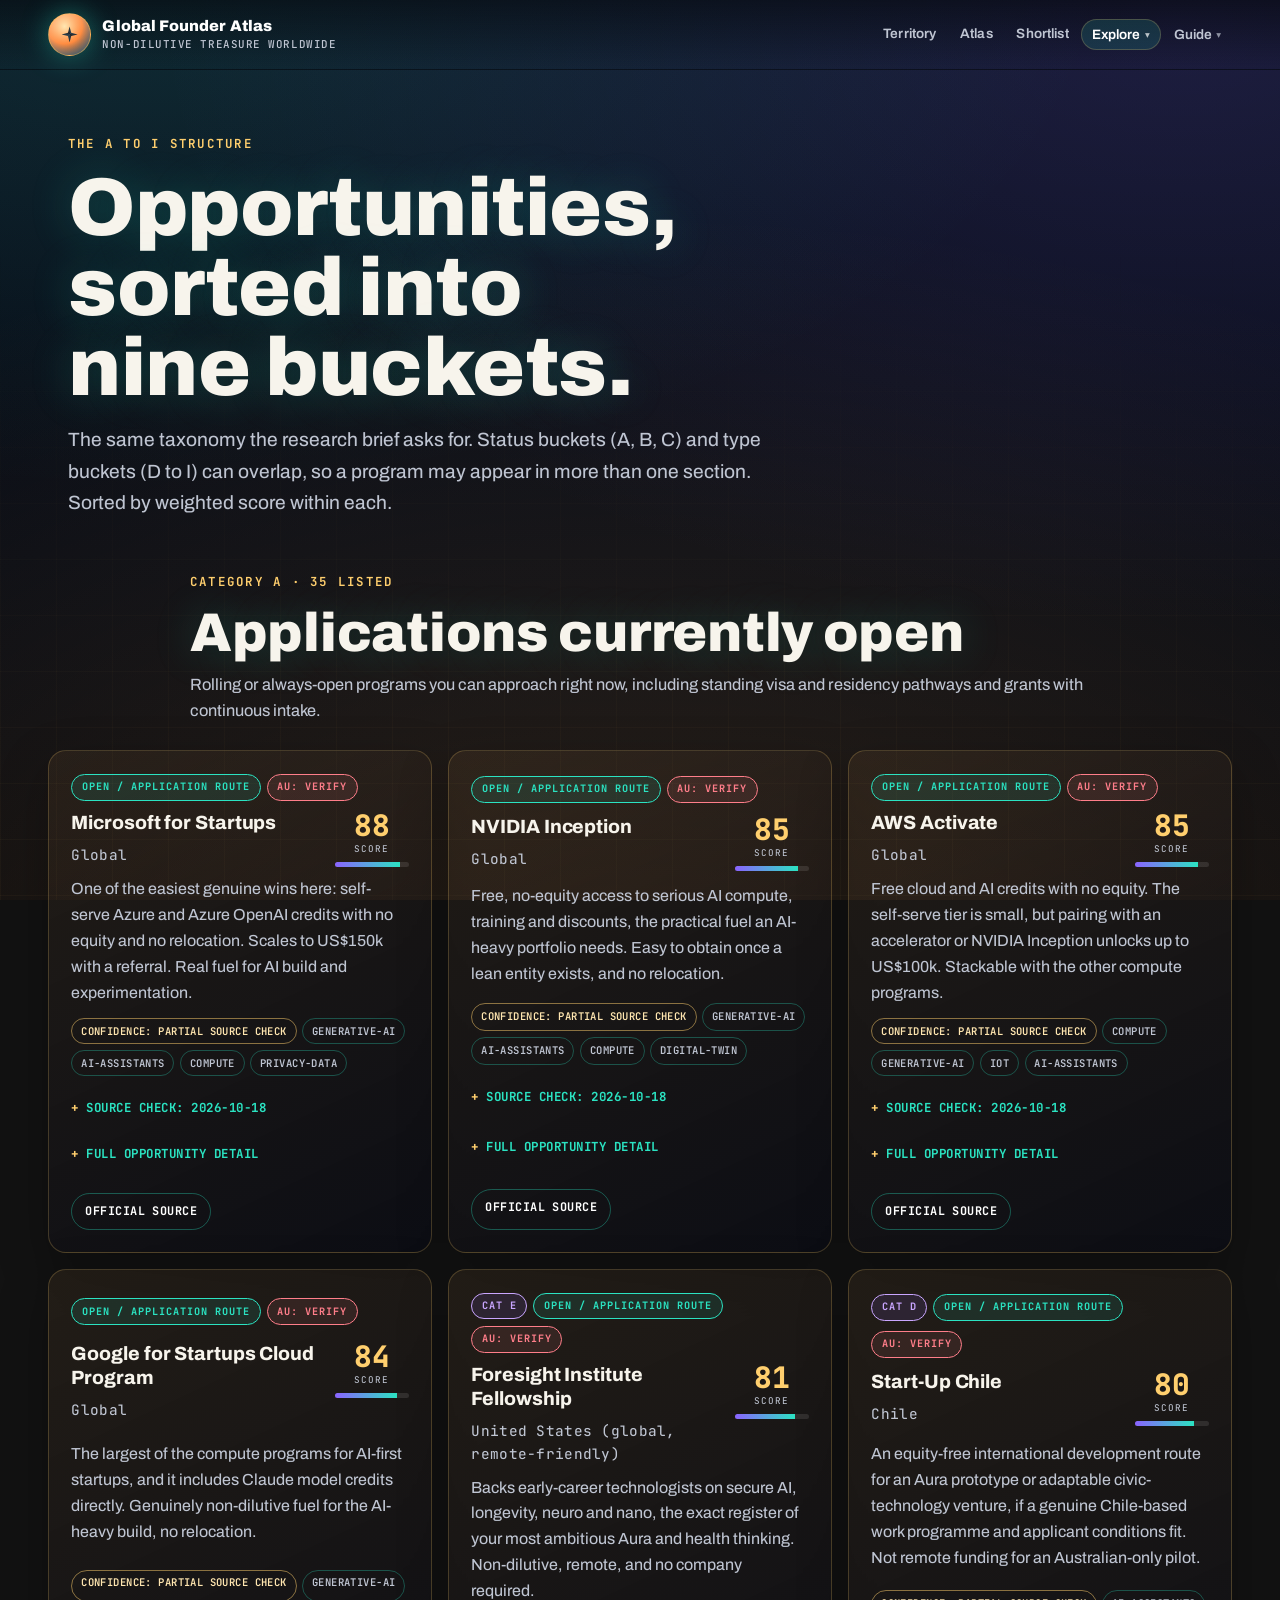
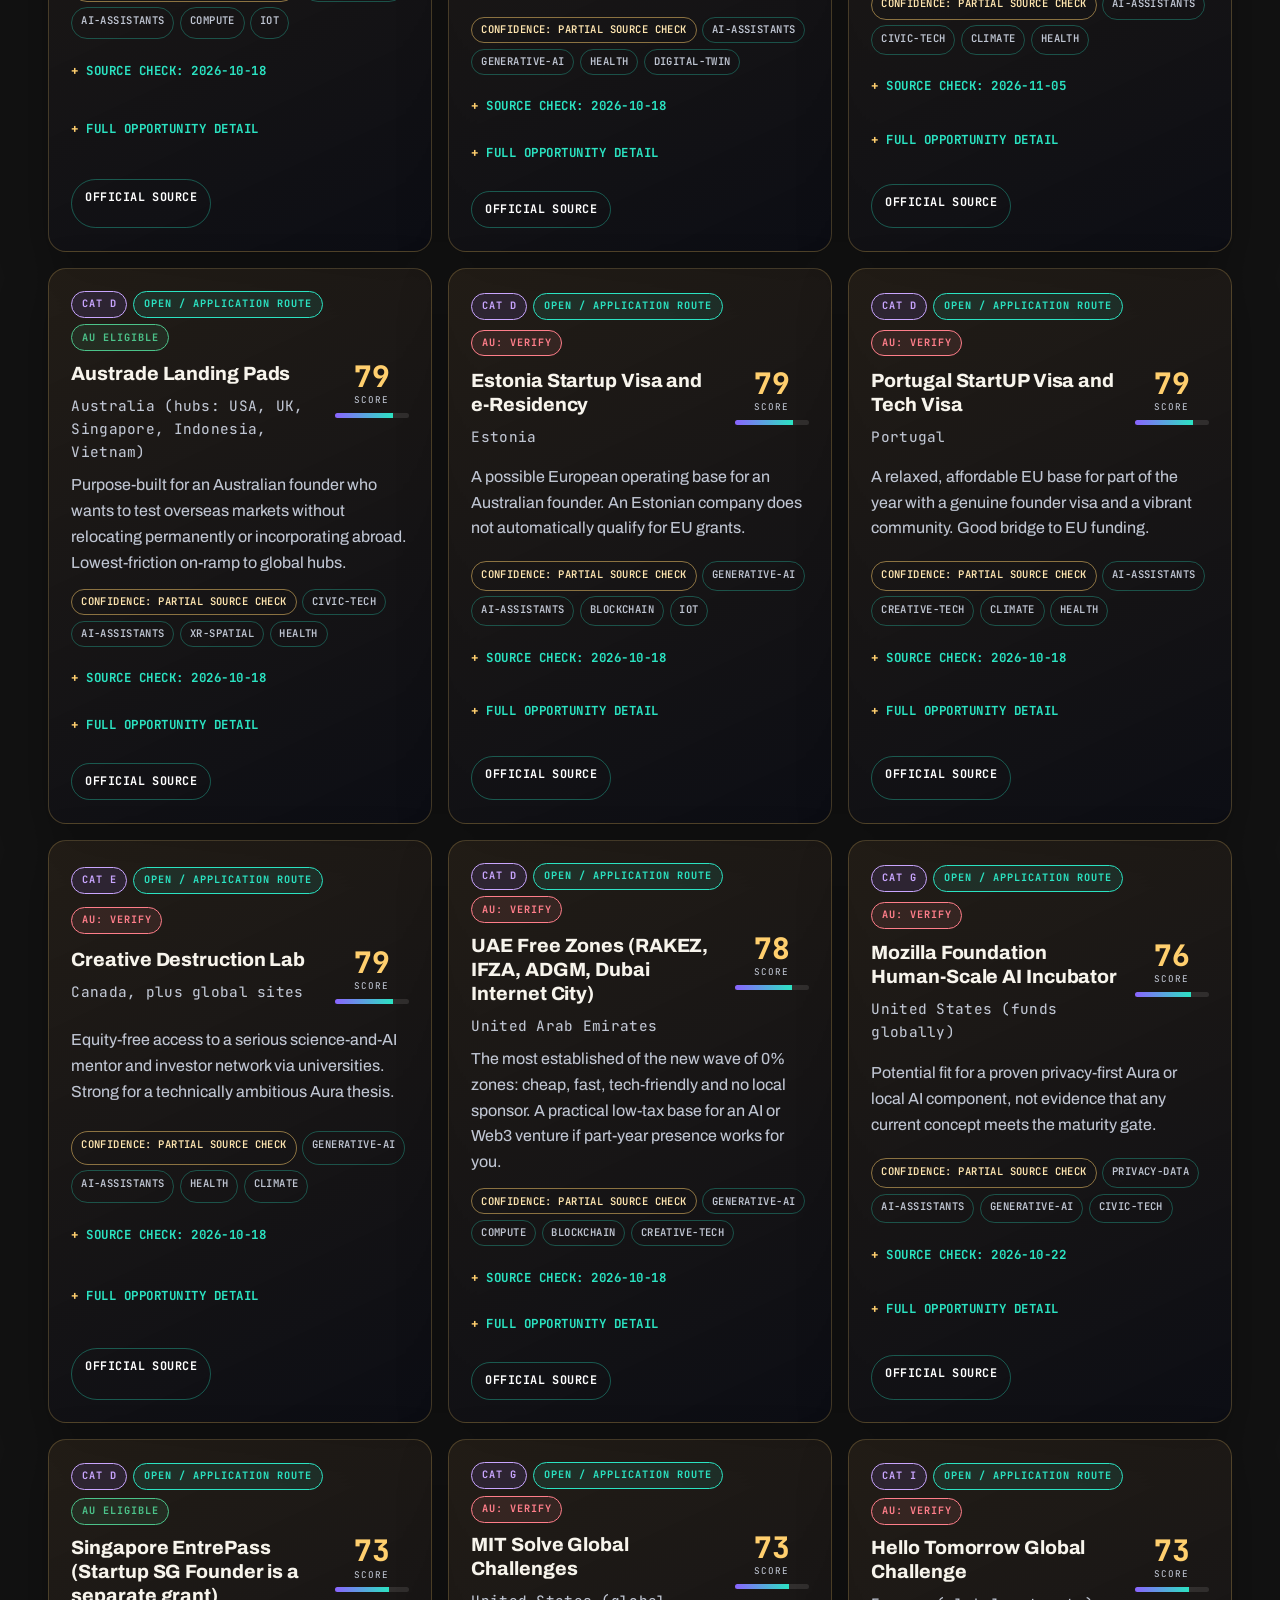
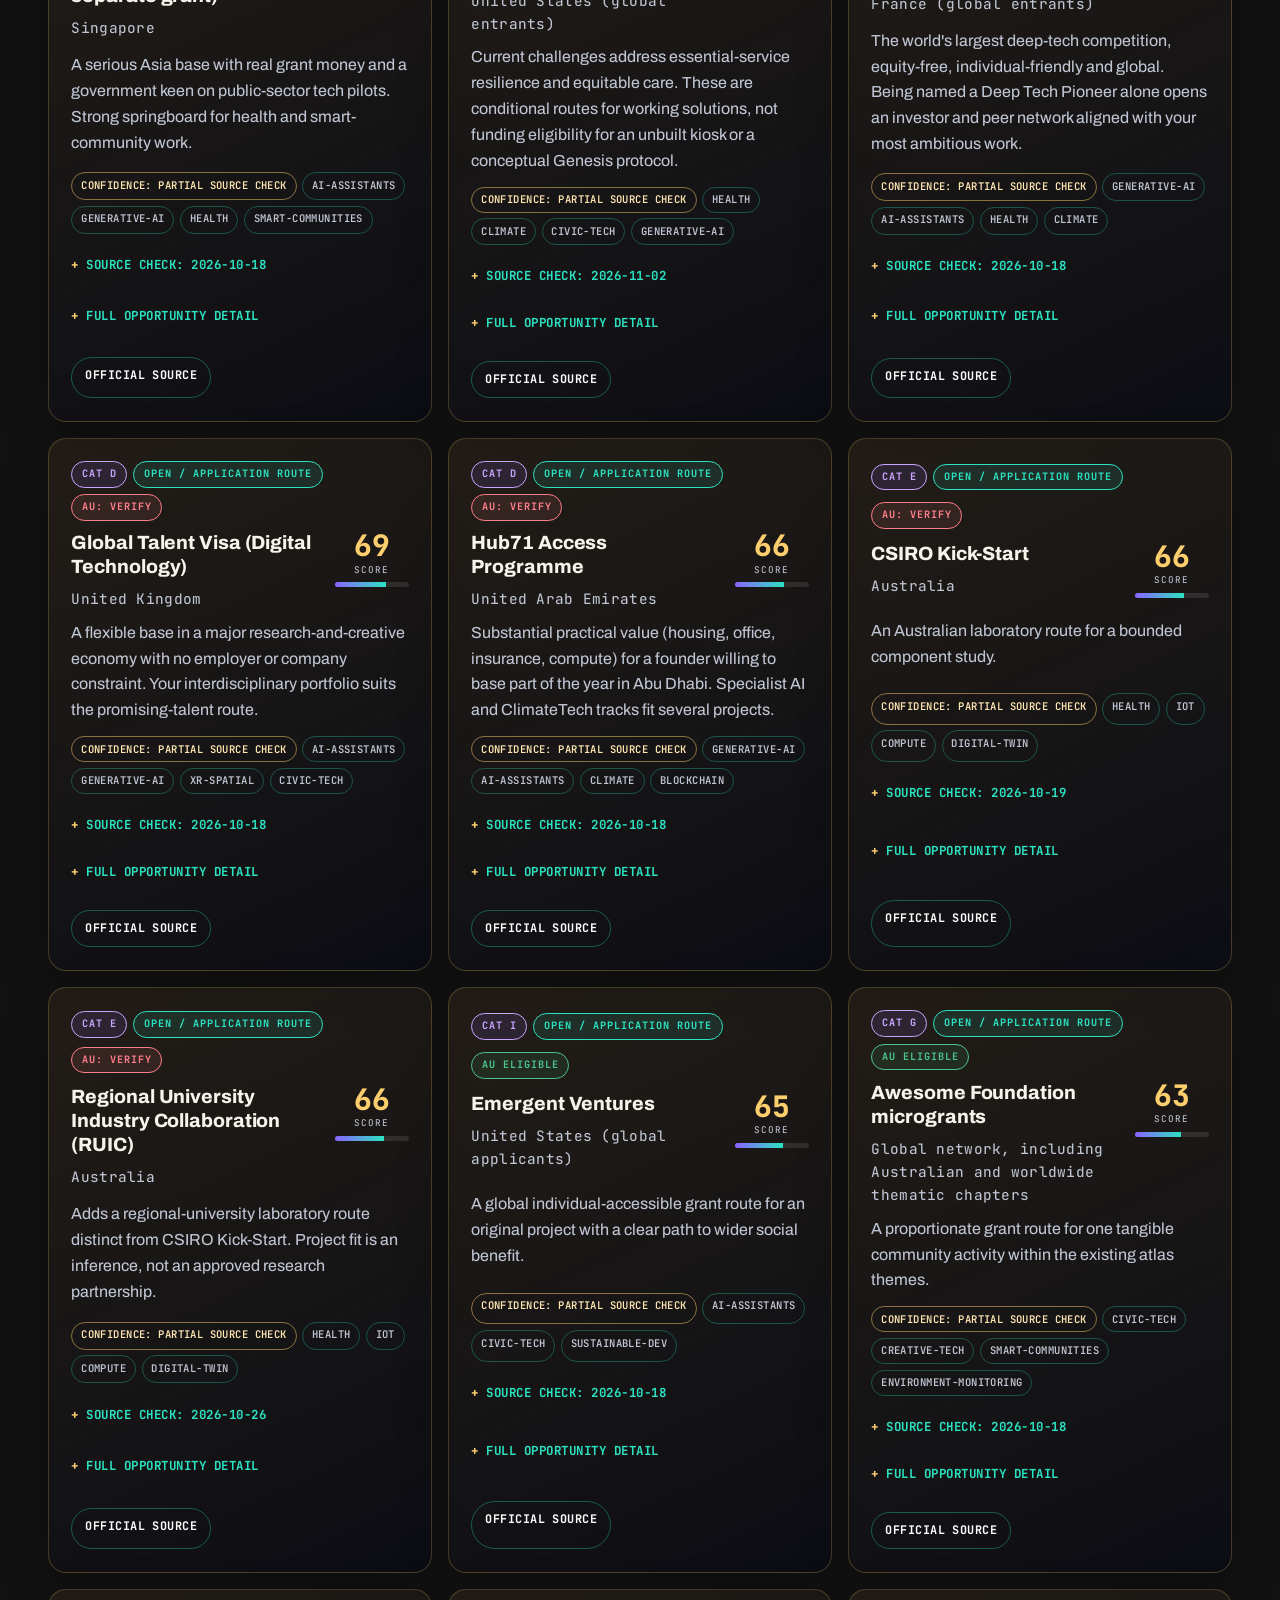
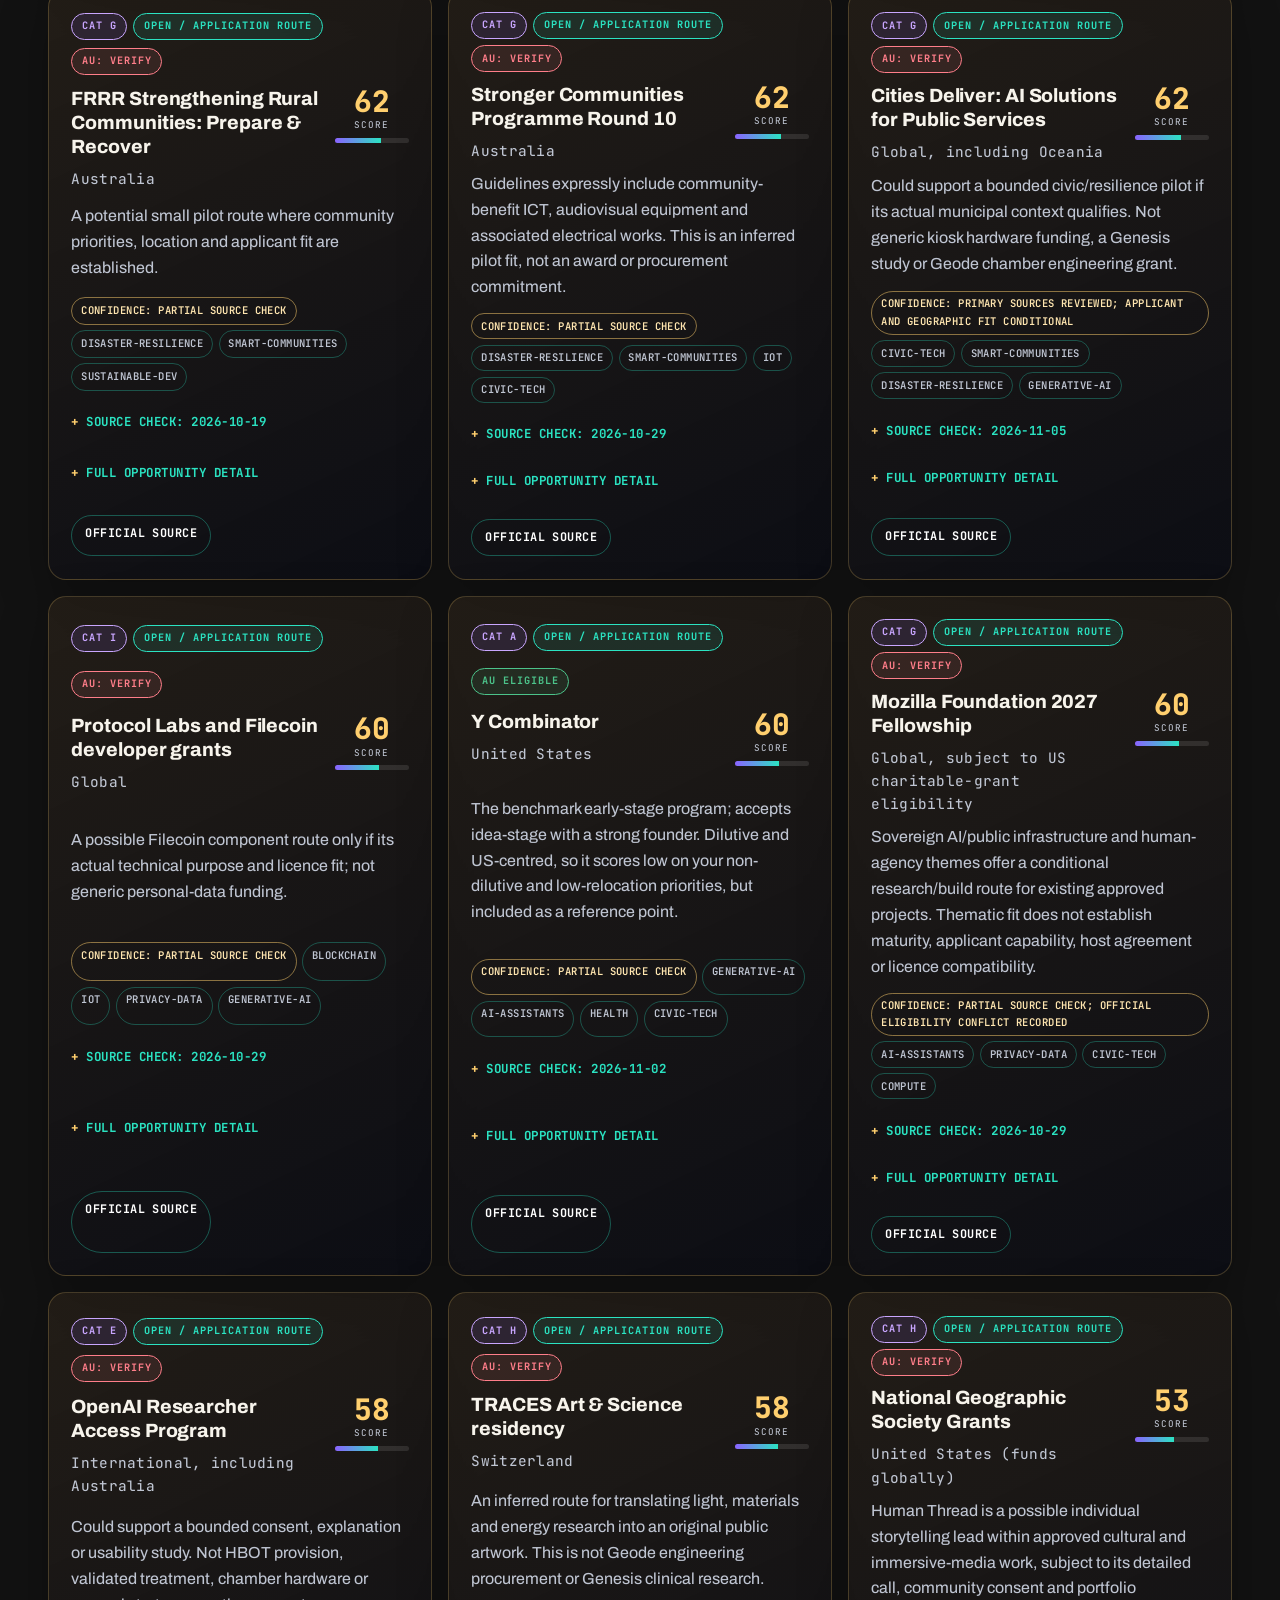
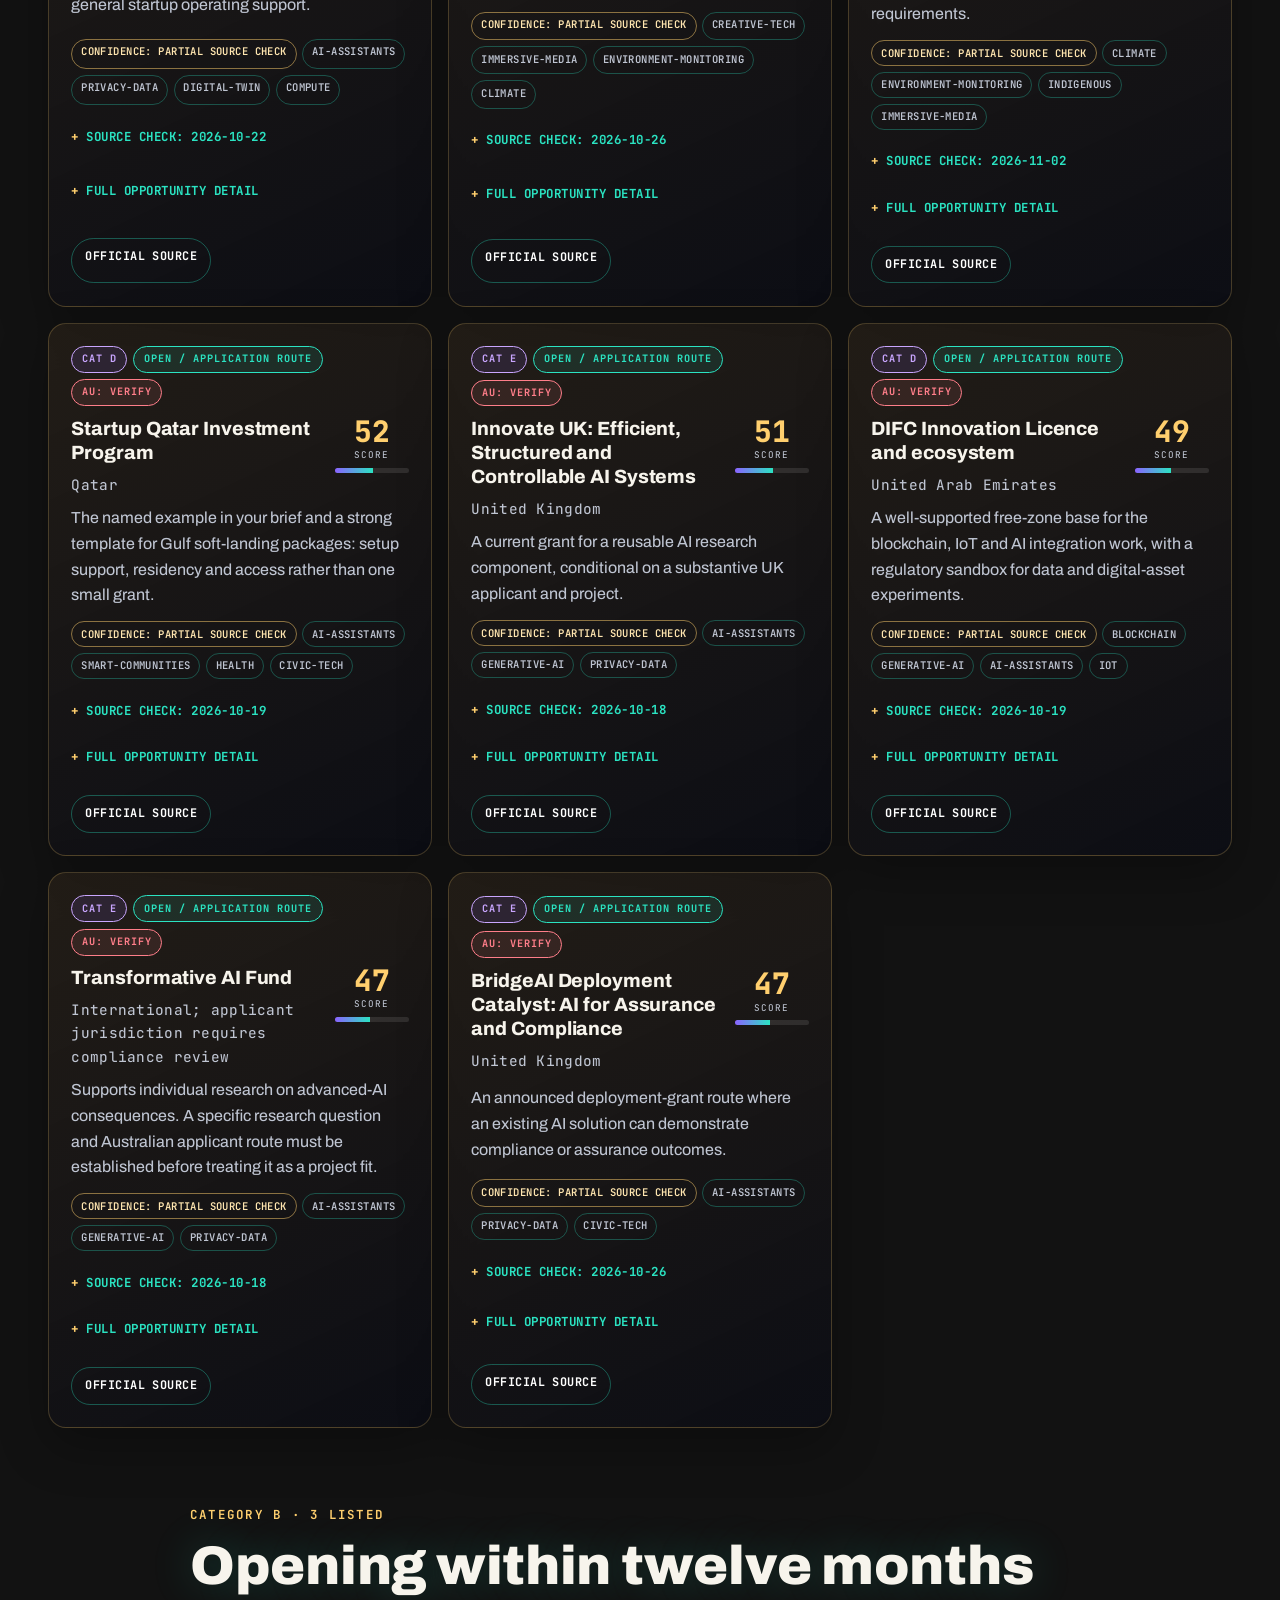
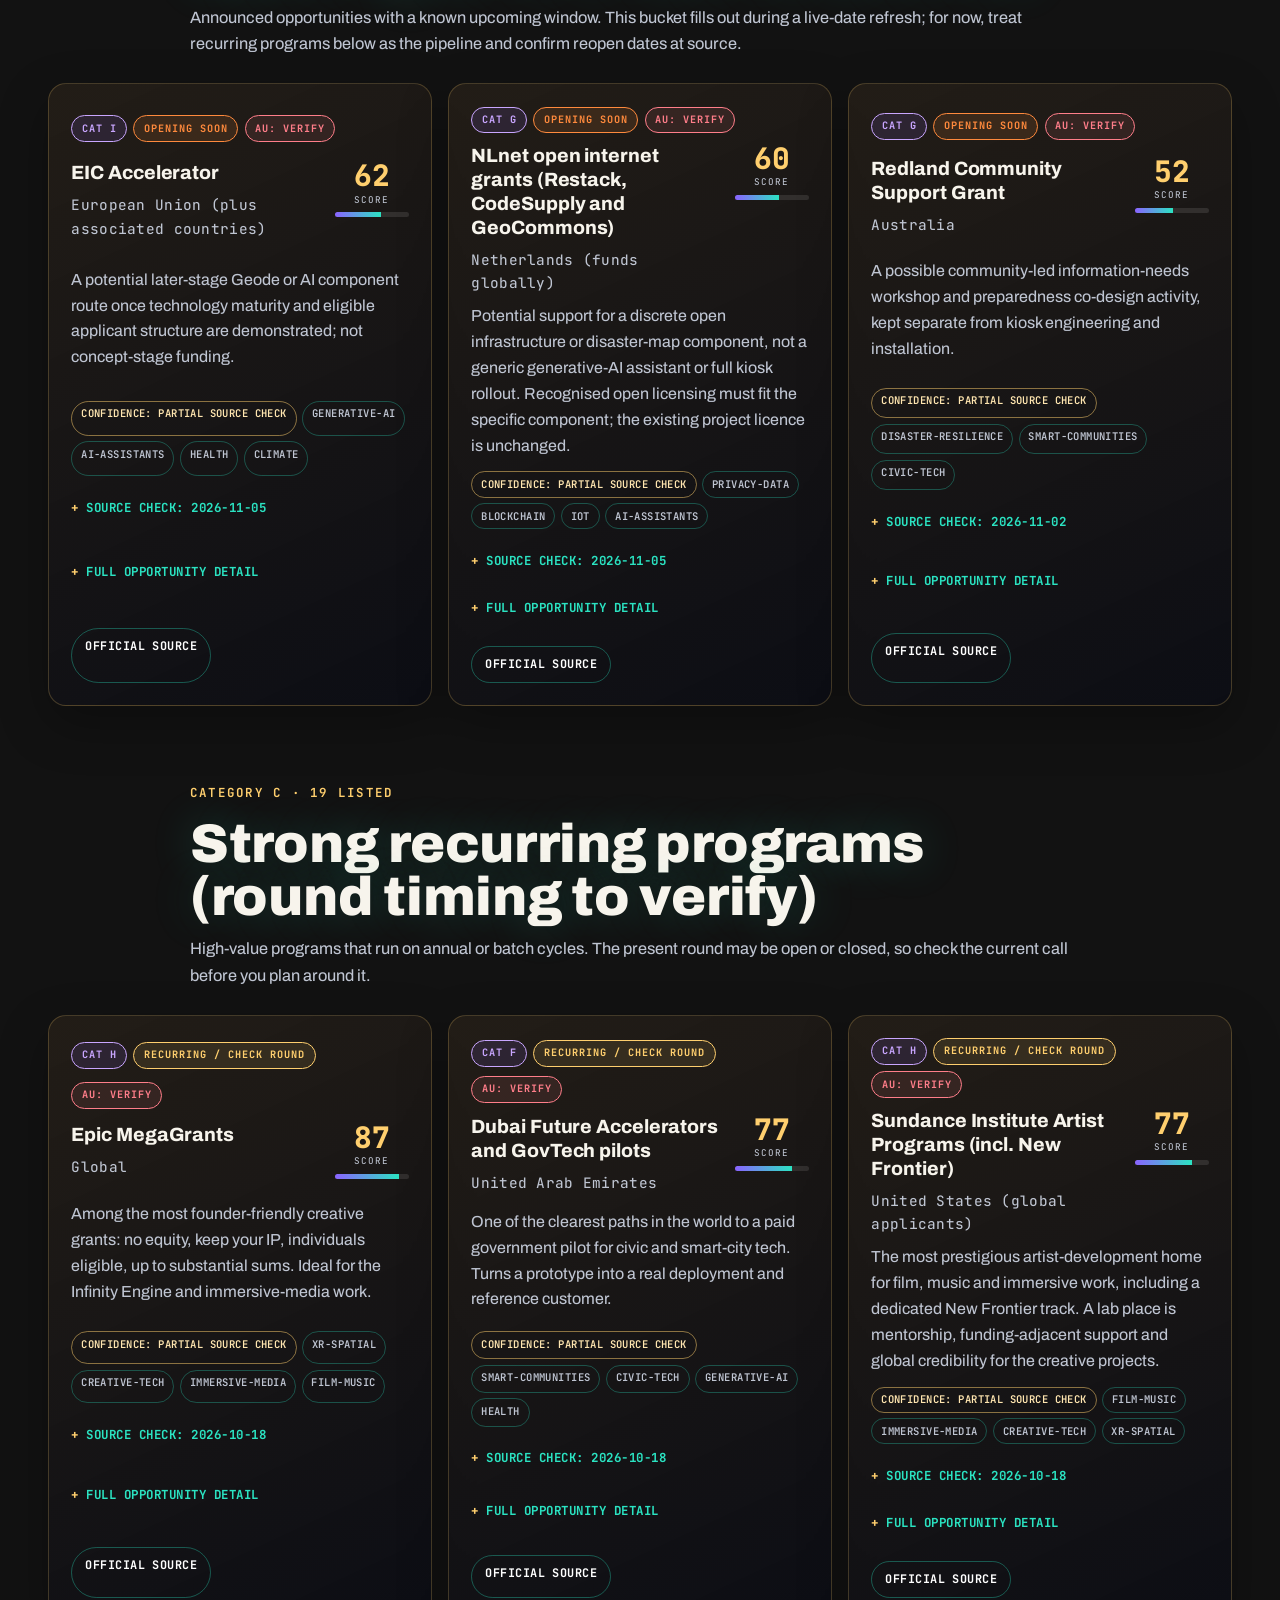
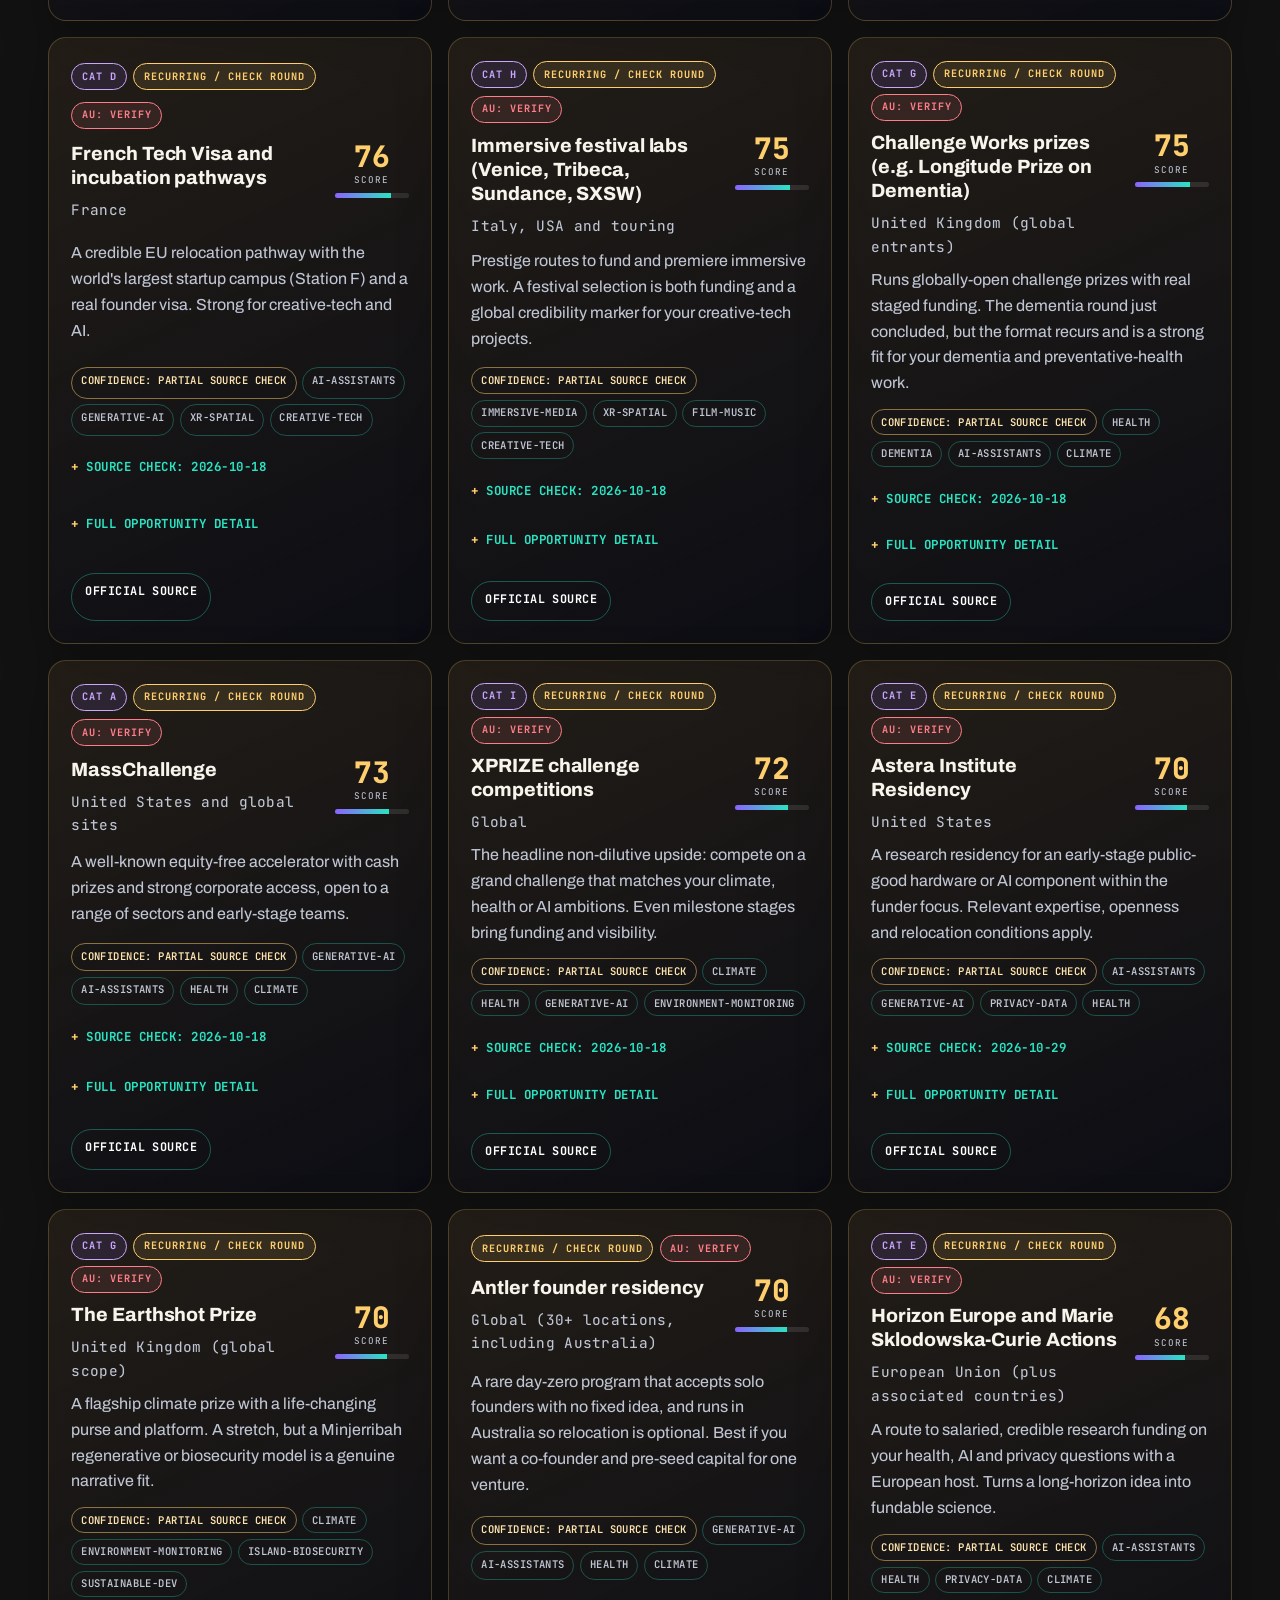
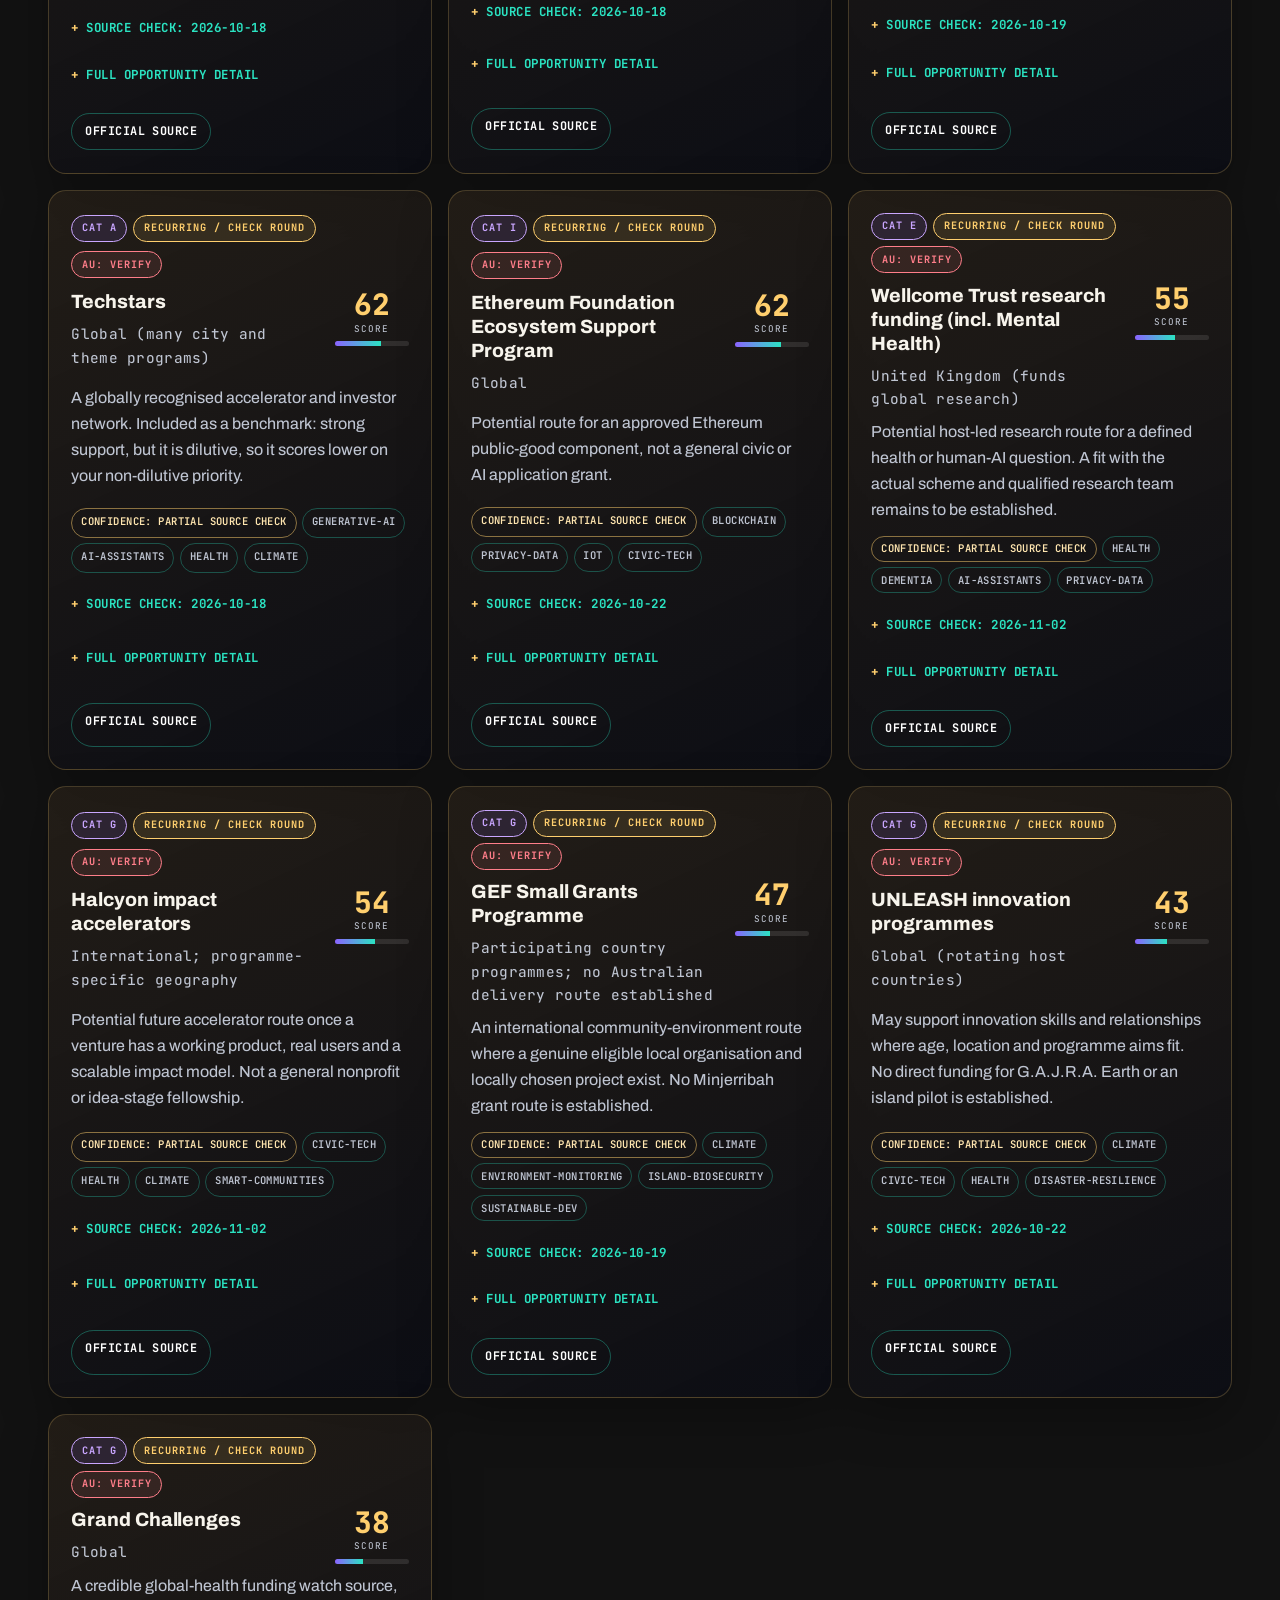
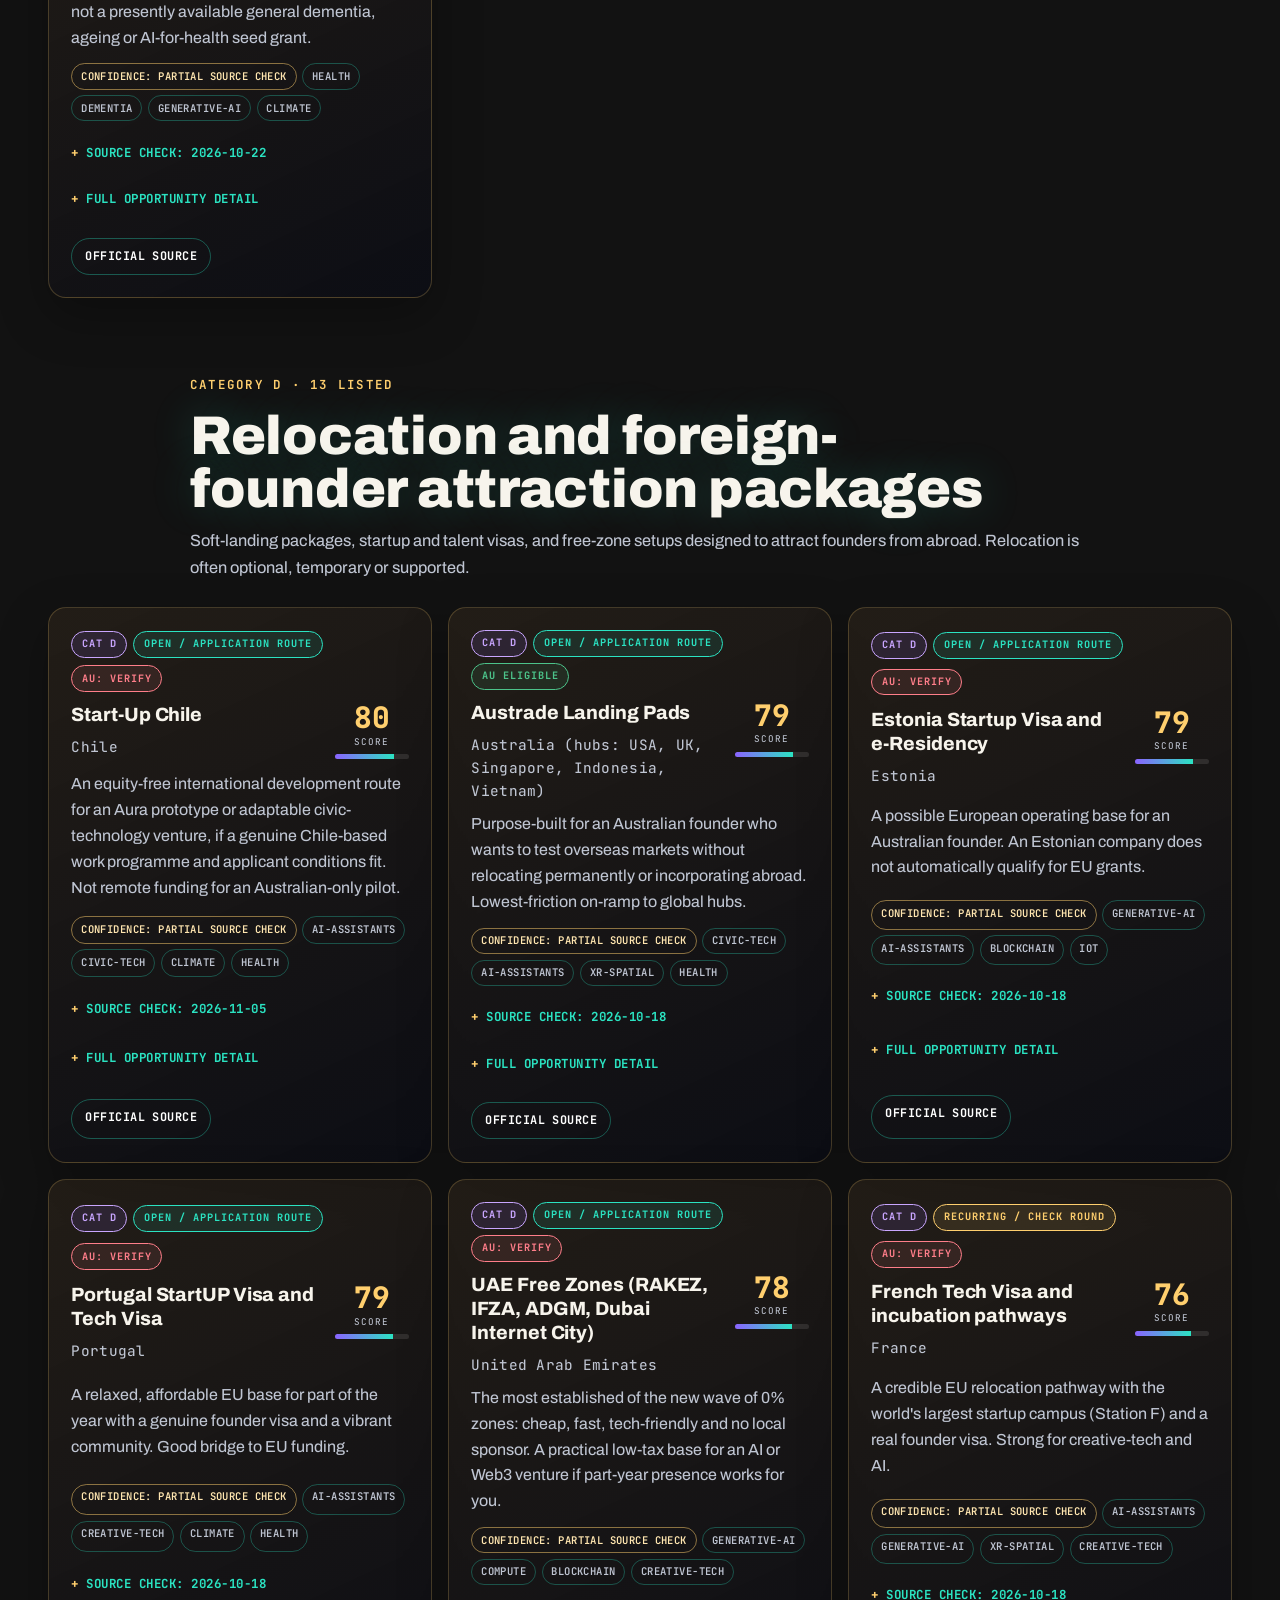
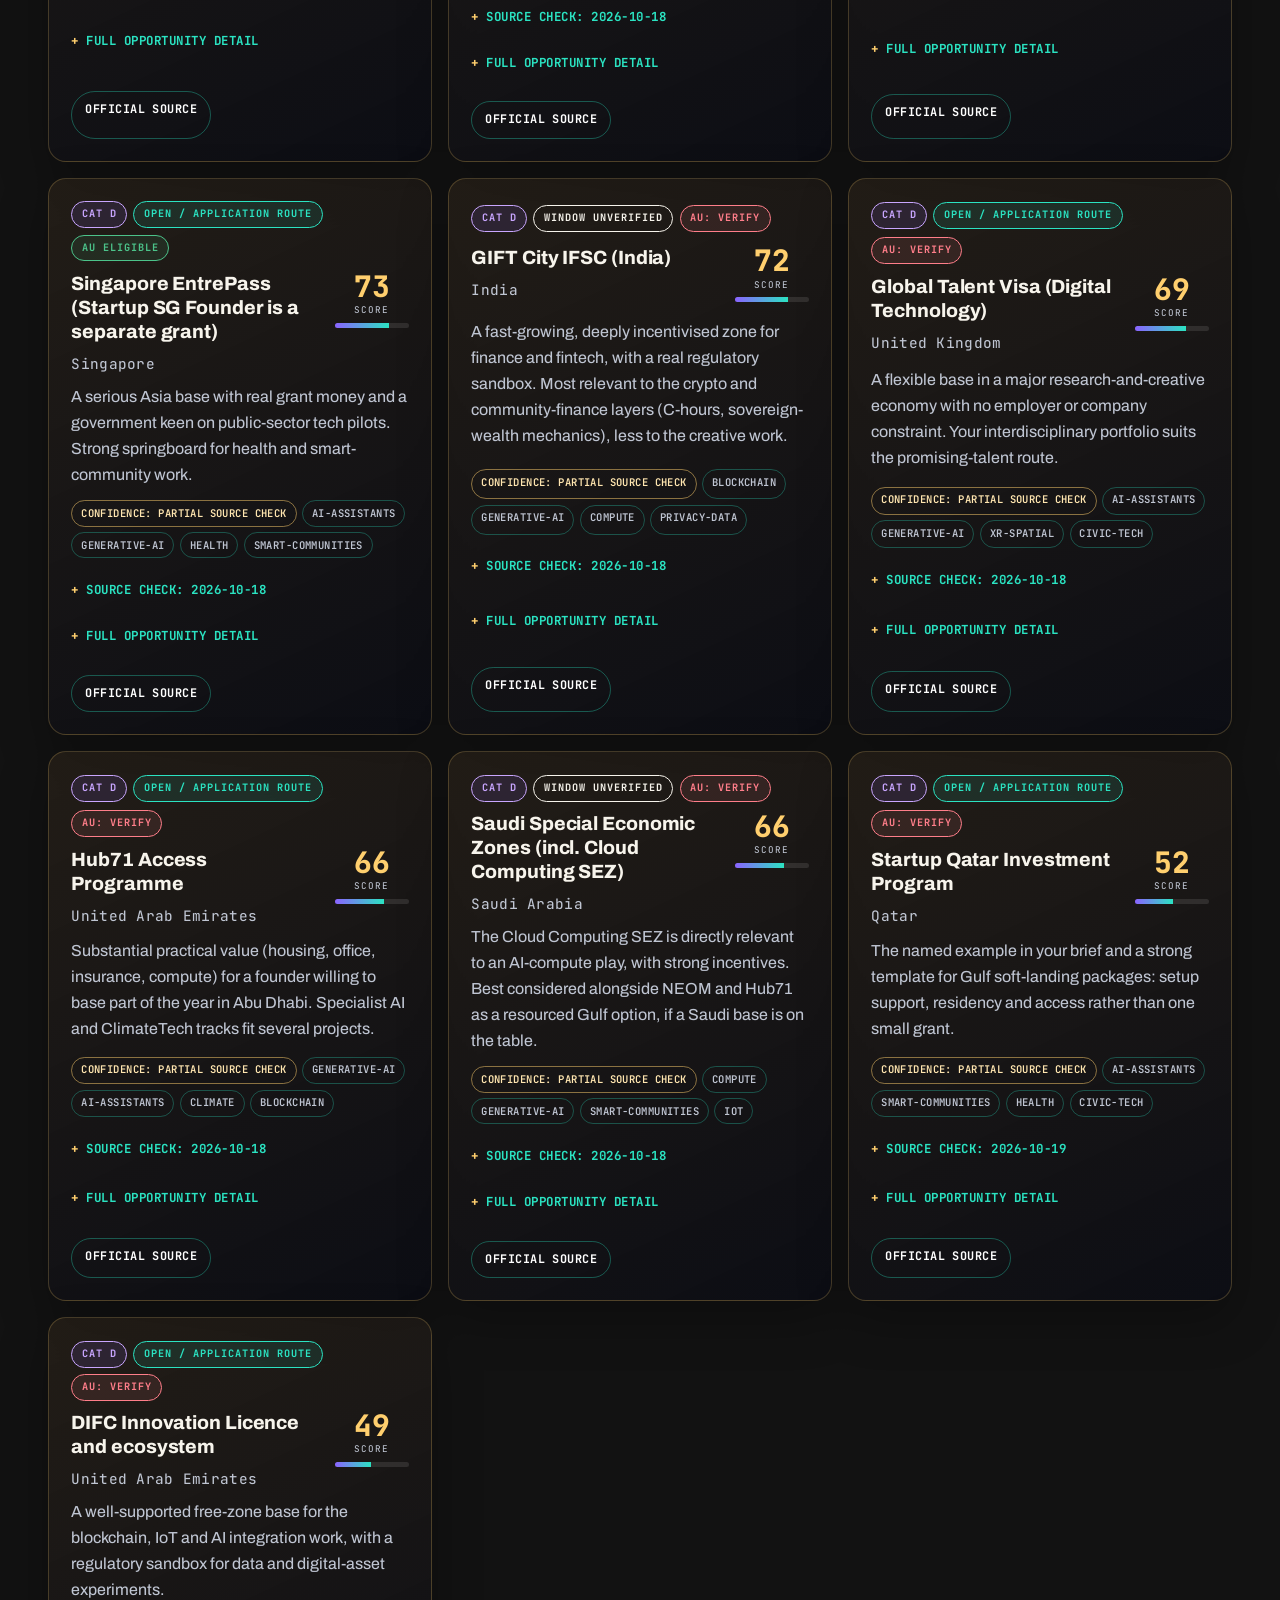
<file: categories.html>
<!doctype html>
<html lang="en-AU">
  <head>
    <meta charset="utf-8">
    <meta name="viewport" content="width=device-width, initial-scale=1">
    <meta name="description" content="Opportunities separated into categories A to I: currently open, opening soon, recurring, relocation, research, paid pilots, social impact, creative and wildcards.">
    <title>Categories A to I | Global Founder Atlas</title>
    <script>document.documentElement.classList.add('js')</script>
    <meta name="theme-color" content="#0a1420">
    <link rel="preload" href="assets/fonts/archivo-var.woff2" as="font" type="font/woff2" crossorigin>
    <link rel="preload" href="assets/fonts/jetbrains-mono-var.woff2" as="font" type="font/woff2" crossorigin>
    <link rel="stylesheet" href="assets/styles.css?v=4">
    <link rel="icon" href="assets/favicon.svg" type="image/svg+xml">
  </head>
  <body data-page="categories">
    <a class="skip-link" href="#main">Skip to content</a>
    <header class="site-header"></header>
    <main id="main">
      <section class="page-shell" style="padding-bottom:1rem">
        <p class="eyebrow">The A to I structure</p>
        <h1>Opportunities, sorted into nine buckets.</h1>
        <p class="lede">The same taxonomy the research brief asks for. Status buckets (A, B, C) and type buckets (D to I) can overlap, so a program may appear in more than one section. Sorted by weighted score within each.</p>
      </section>
      <div id="categorySections"></div>
    </main>
    <footer class="site-footer"></footer>
    <script src="assets/app.js?v=20261018"></script>
    <script src="assets/cinematic.js?v=4" defer></script>
  </body>
</html>
</file>
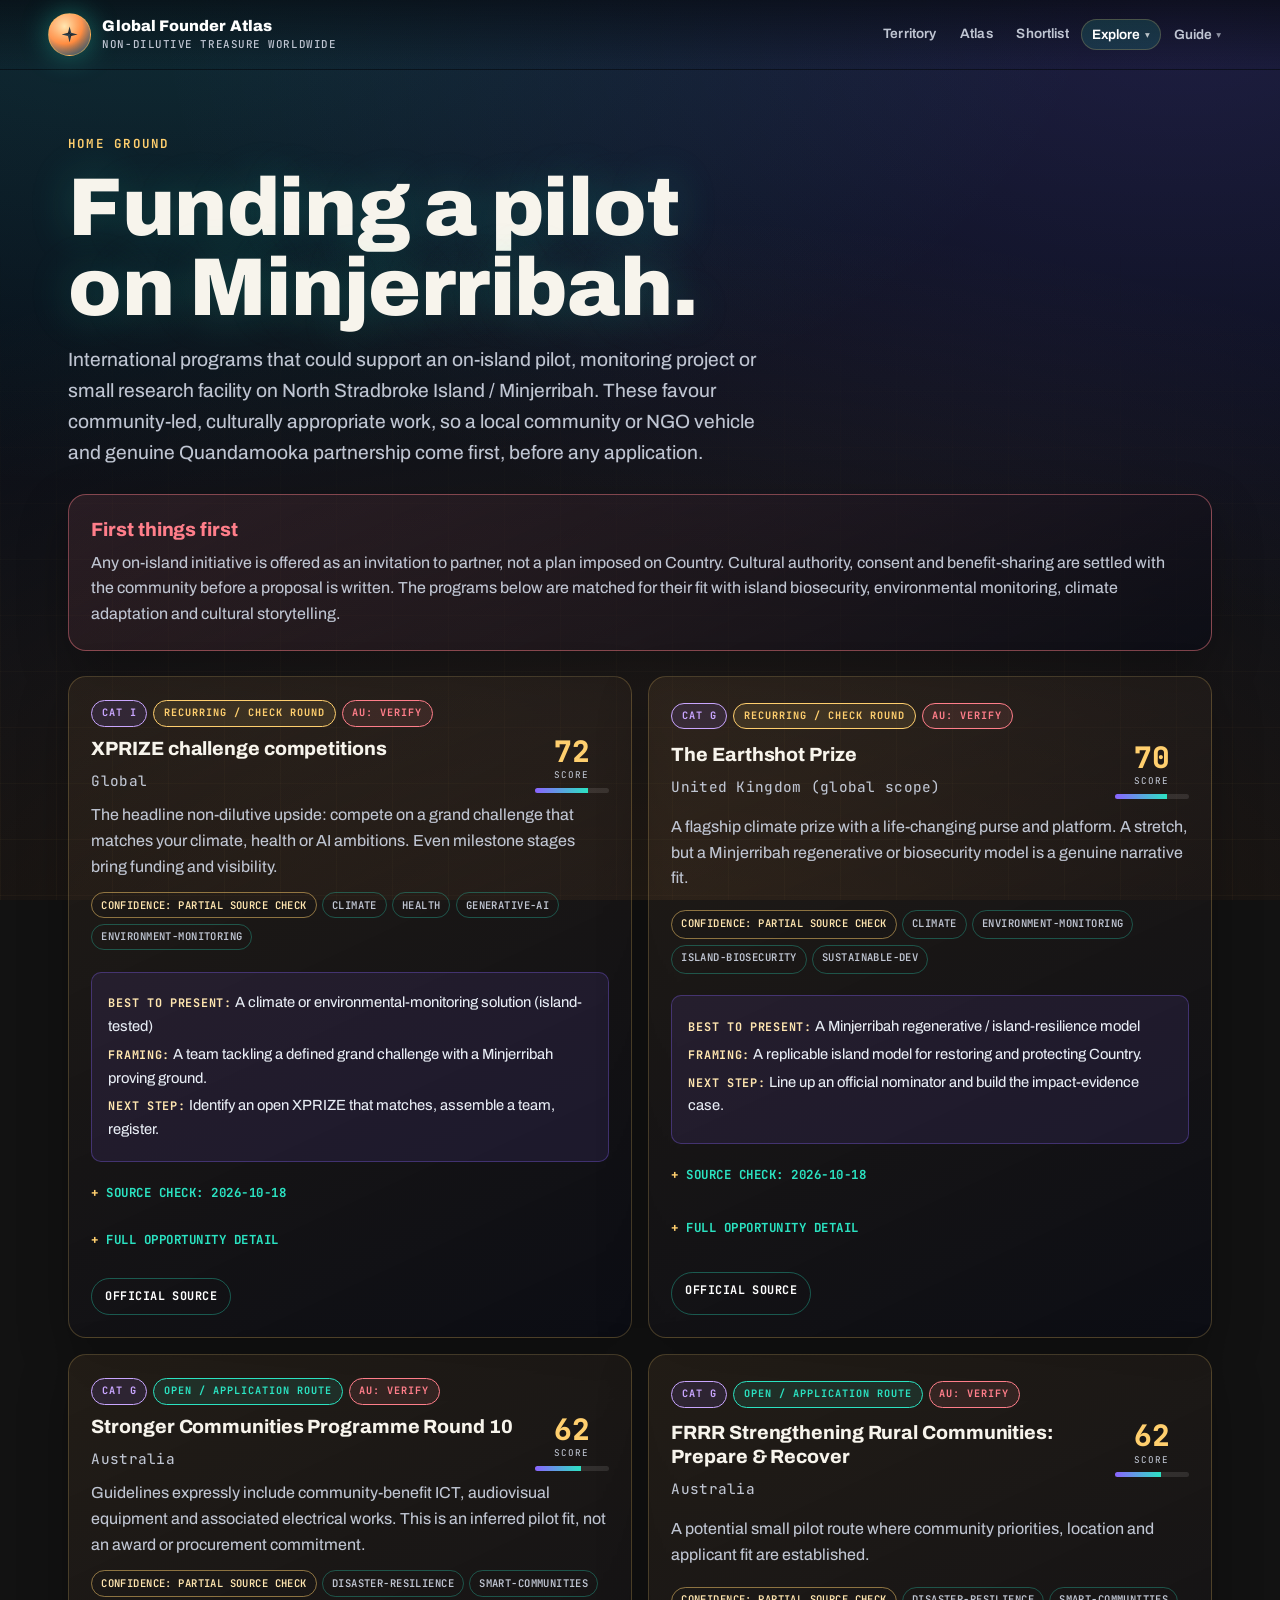
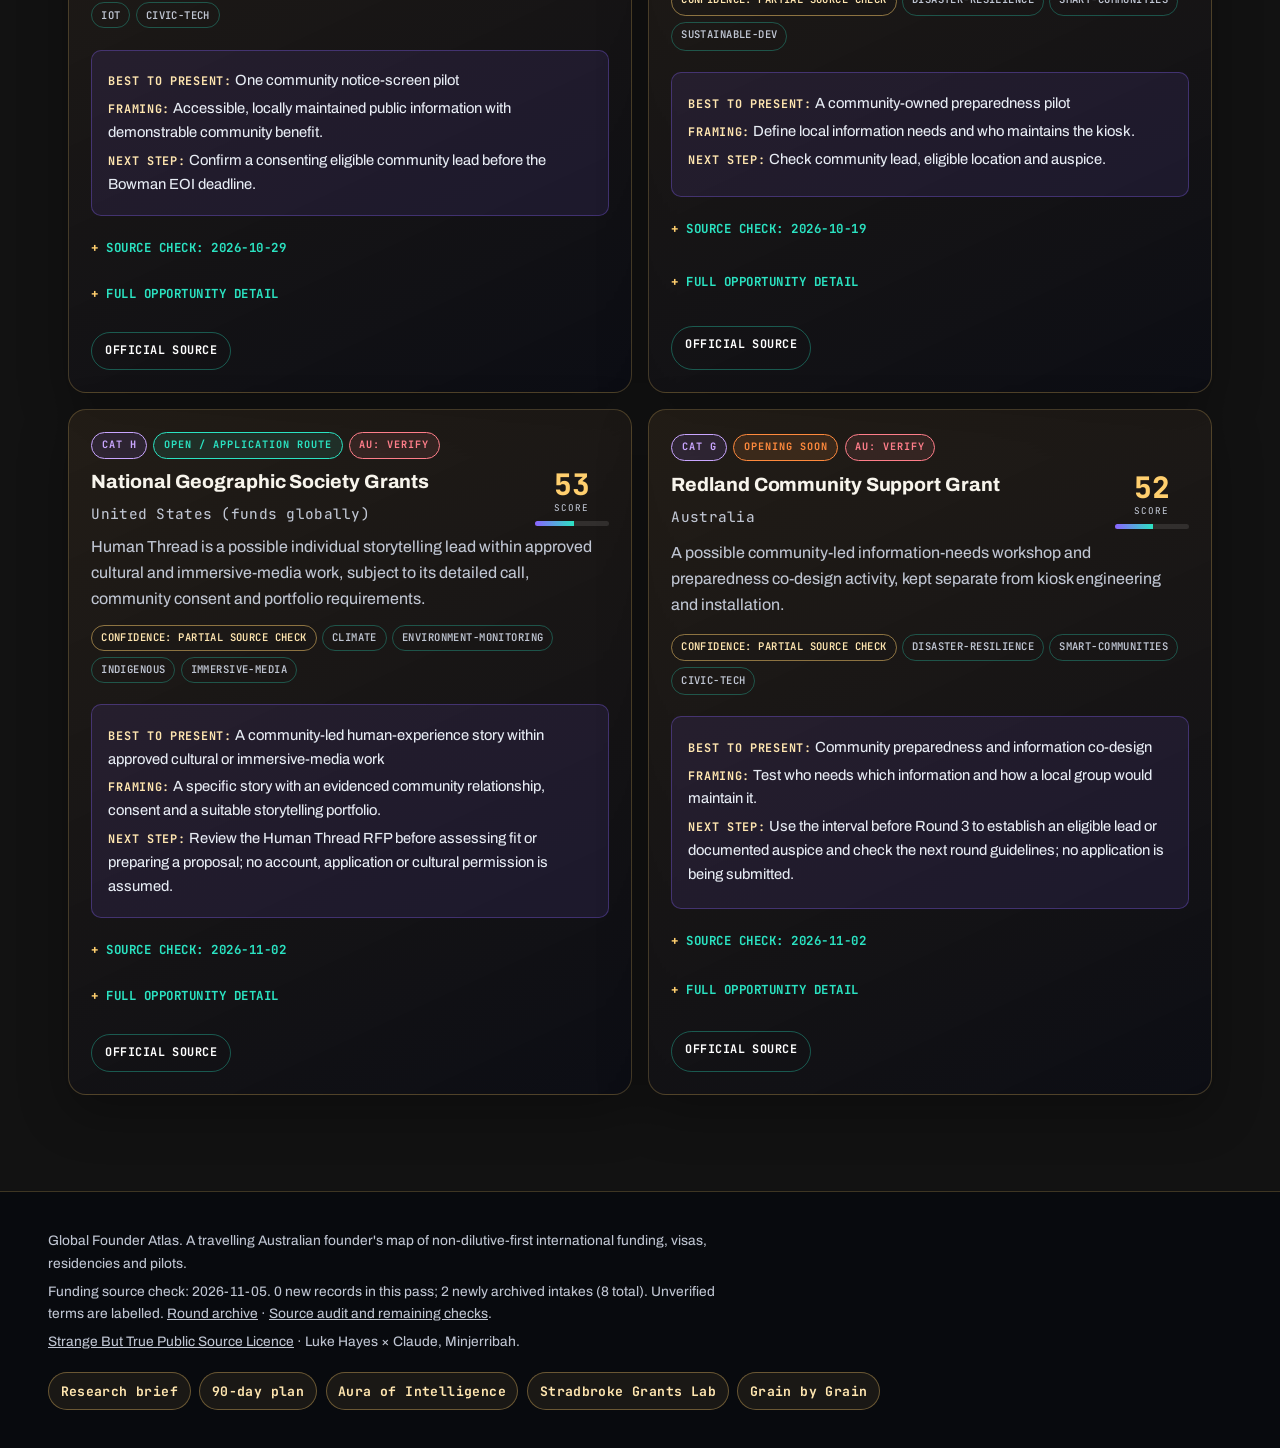
<file: minjerribah.html>
<!doctype html>
<html lang="en-AU">
  <head>
    <meta charset="utf-8">
    <meta name="viewport" content="width=device-width, initial-scale=1">
    <meta name="description" content="International funding that could support an on-island pilot or research facility on North Stradbroke Island / Minjerribah, approached community-led and culturally appropriate.">
    <title>On-Island Minjerribah | Global Founder Atlas</title>
    <script>document.documentElement.classList.add('js')</script>
    <meta name="theme-color" content="#0a1420">
    <link rel="preload" href="assets/fonts/archivo-var.woff2" as="font" type="font/woff2" crossorigin>
    <link rel="preload" href="assets/fonts/jetbrains-mono-var.woff2" as="font" type="font/woff2" crossorigin>
    <link rel="stylesheet" href="assets/styles.css?v=4">
    <link rel="icon" href="assets/favicon.svg" type="image/svg+xml">
  </head>
  <body data-page="minjerribah">
    <a class="skip-link" href="#main">Skip to content</a>
    <header class="site-header"></header>
    <main id="main" class="page-shell">
      <p class="eyebrow">Home ground</p>
      <h1>Funding a pilot on Minjerribah.</h1>
      <p class="lede">International programs that could support an on-island pilot, monitoring project or small research facility on North Stradbroke Island / Minjerribah. These favour community-led, culturally appropriate work, so a local community or NGO vehicle and genuine Quandamooka partnership come first, before any application.</p>

      <section class="note-panel warn" style="margin:1.6rem 0">
        <h3>First things first</h3>
        <p>Any on-island initiative is offered as an invitation to partner, not a plan imposed on Country. Cultural authority, consent and benefit-sharing are settled with the community before a proposal is written. The programs below are matched for their fit with island biosecurity, environmental monitoring, climate adaptation and cultural storytelling.</p>
      </section>

      <div class="data-grid two" id="minjerribahGrid"></div>
    </main>
    <footer class="site-footer"></footer>
    <script src="assets/app.js?v=20261018"></script>
    <script src="assets/cinematic.js?v=4" defer></script>
  </body>
</html>
</file>
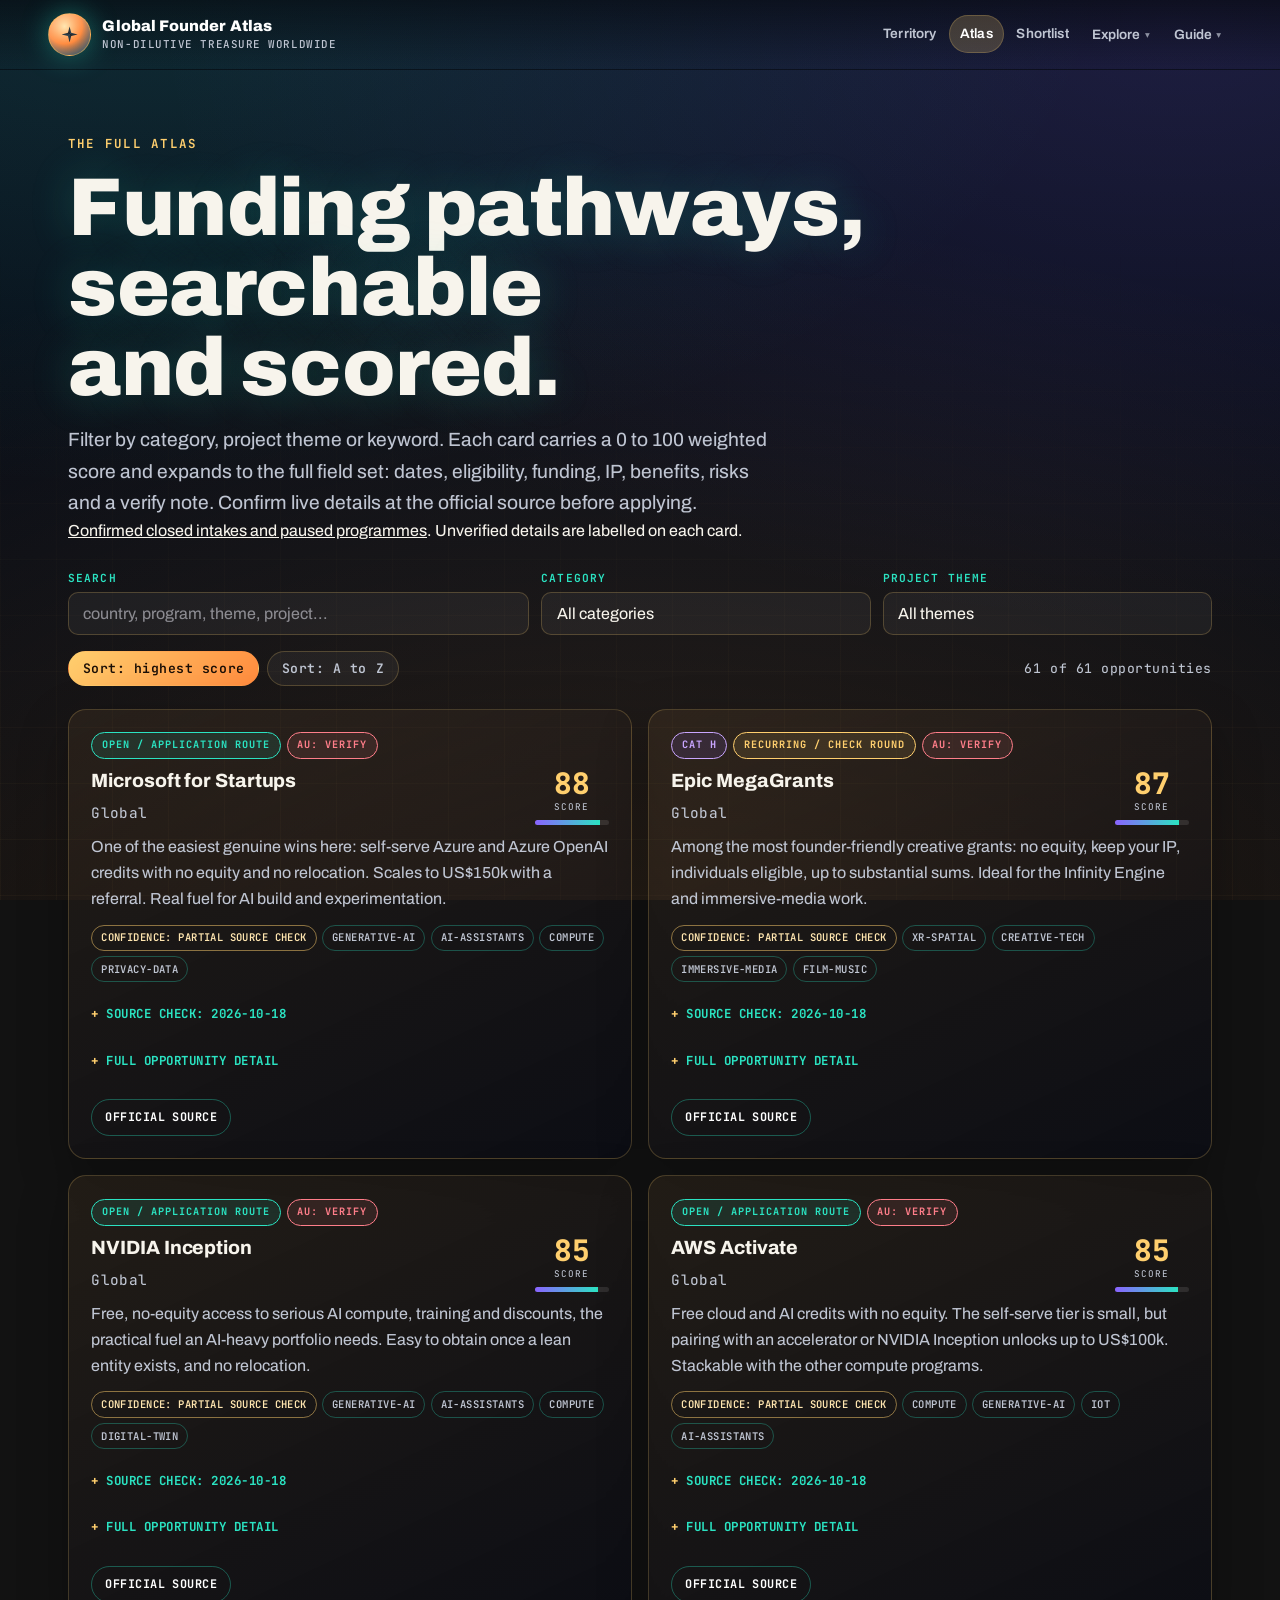
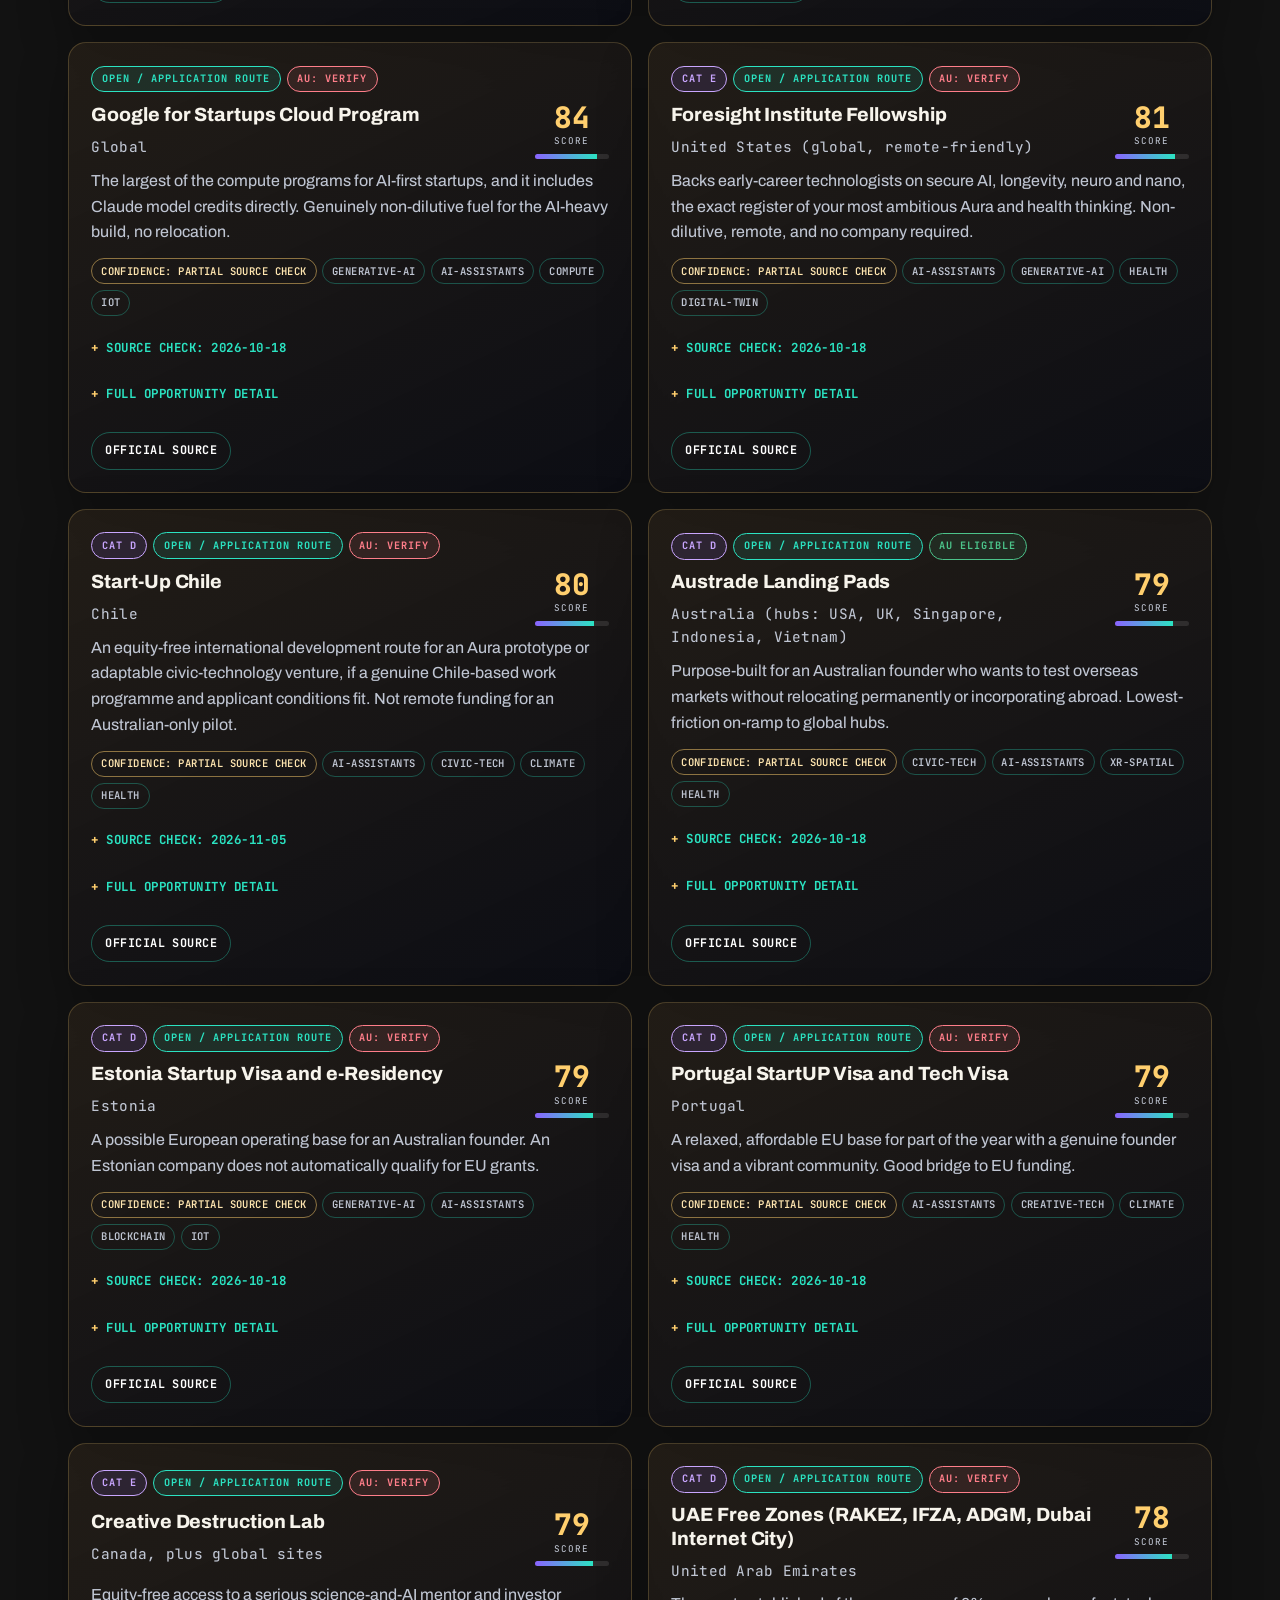
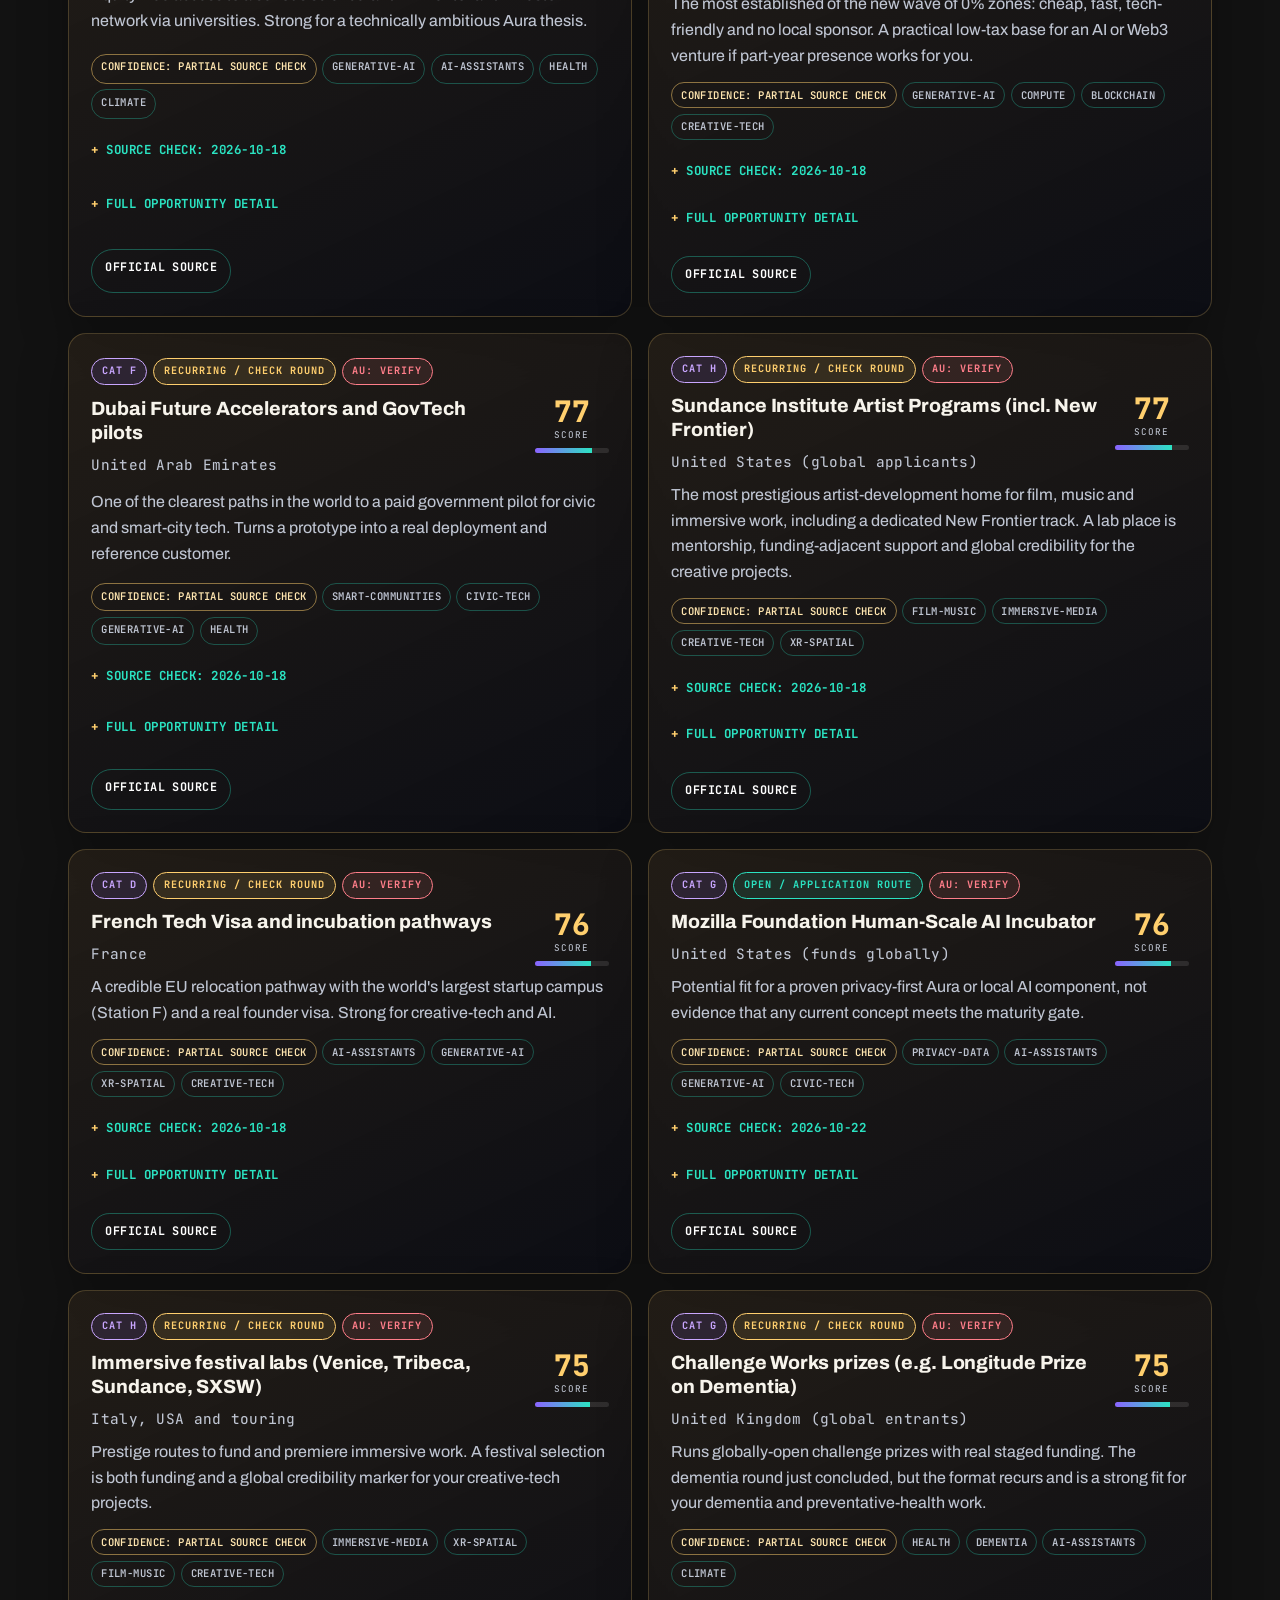
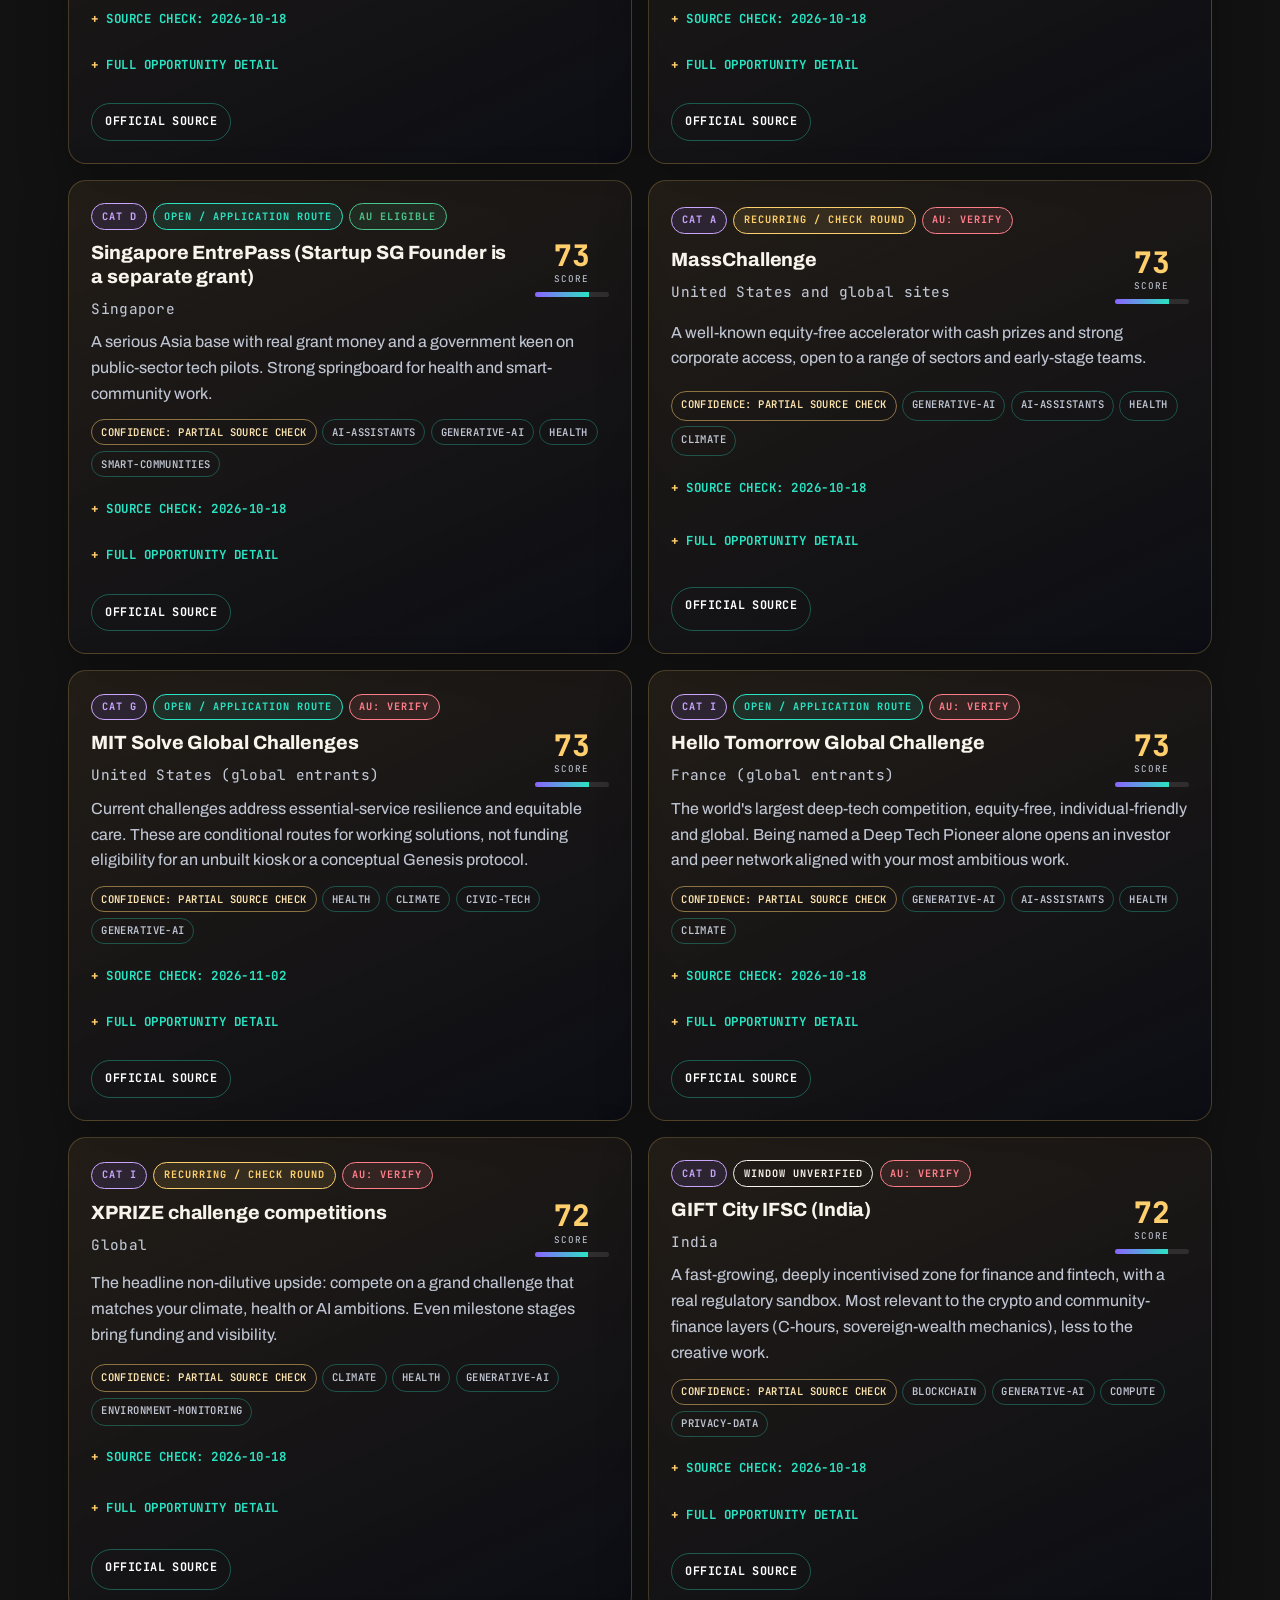
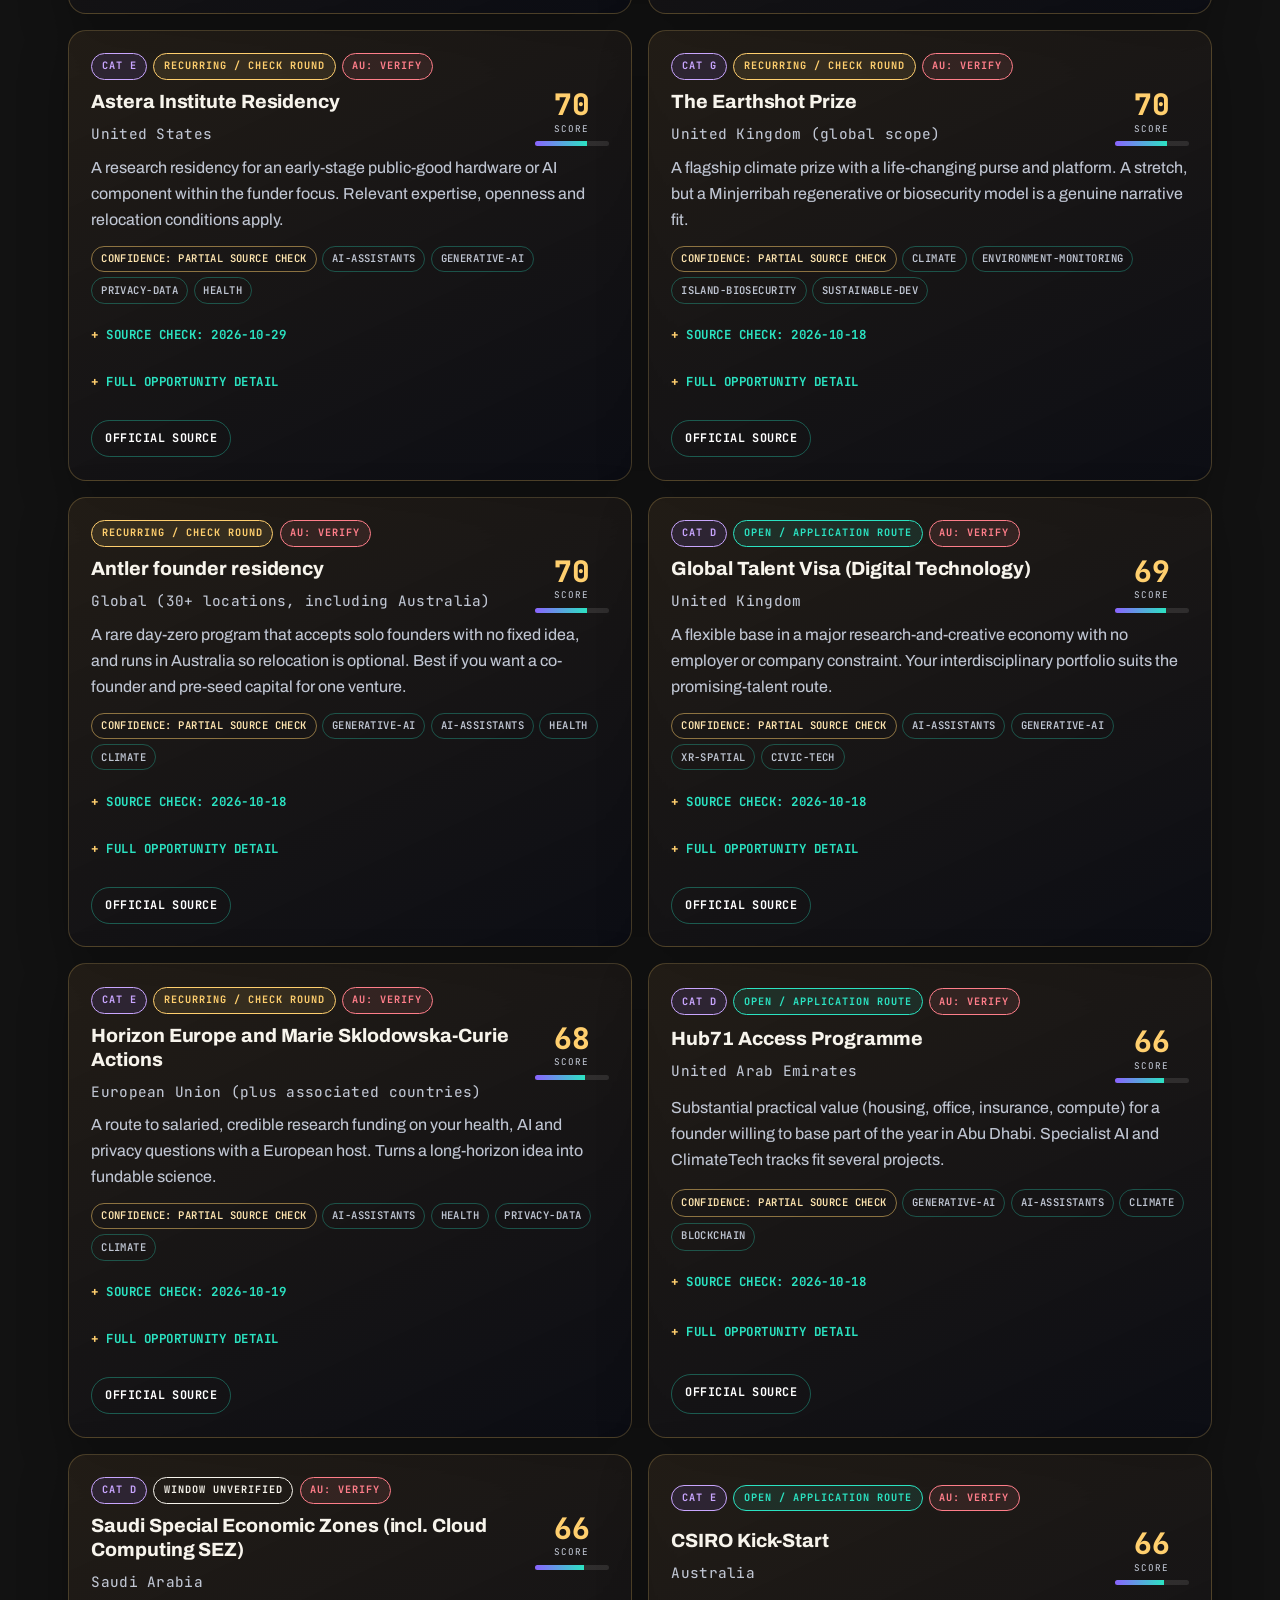
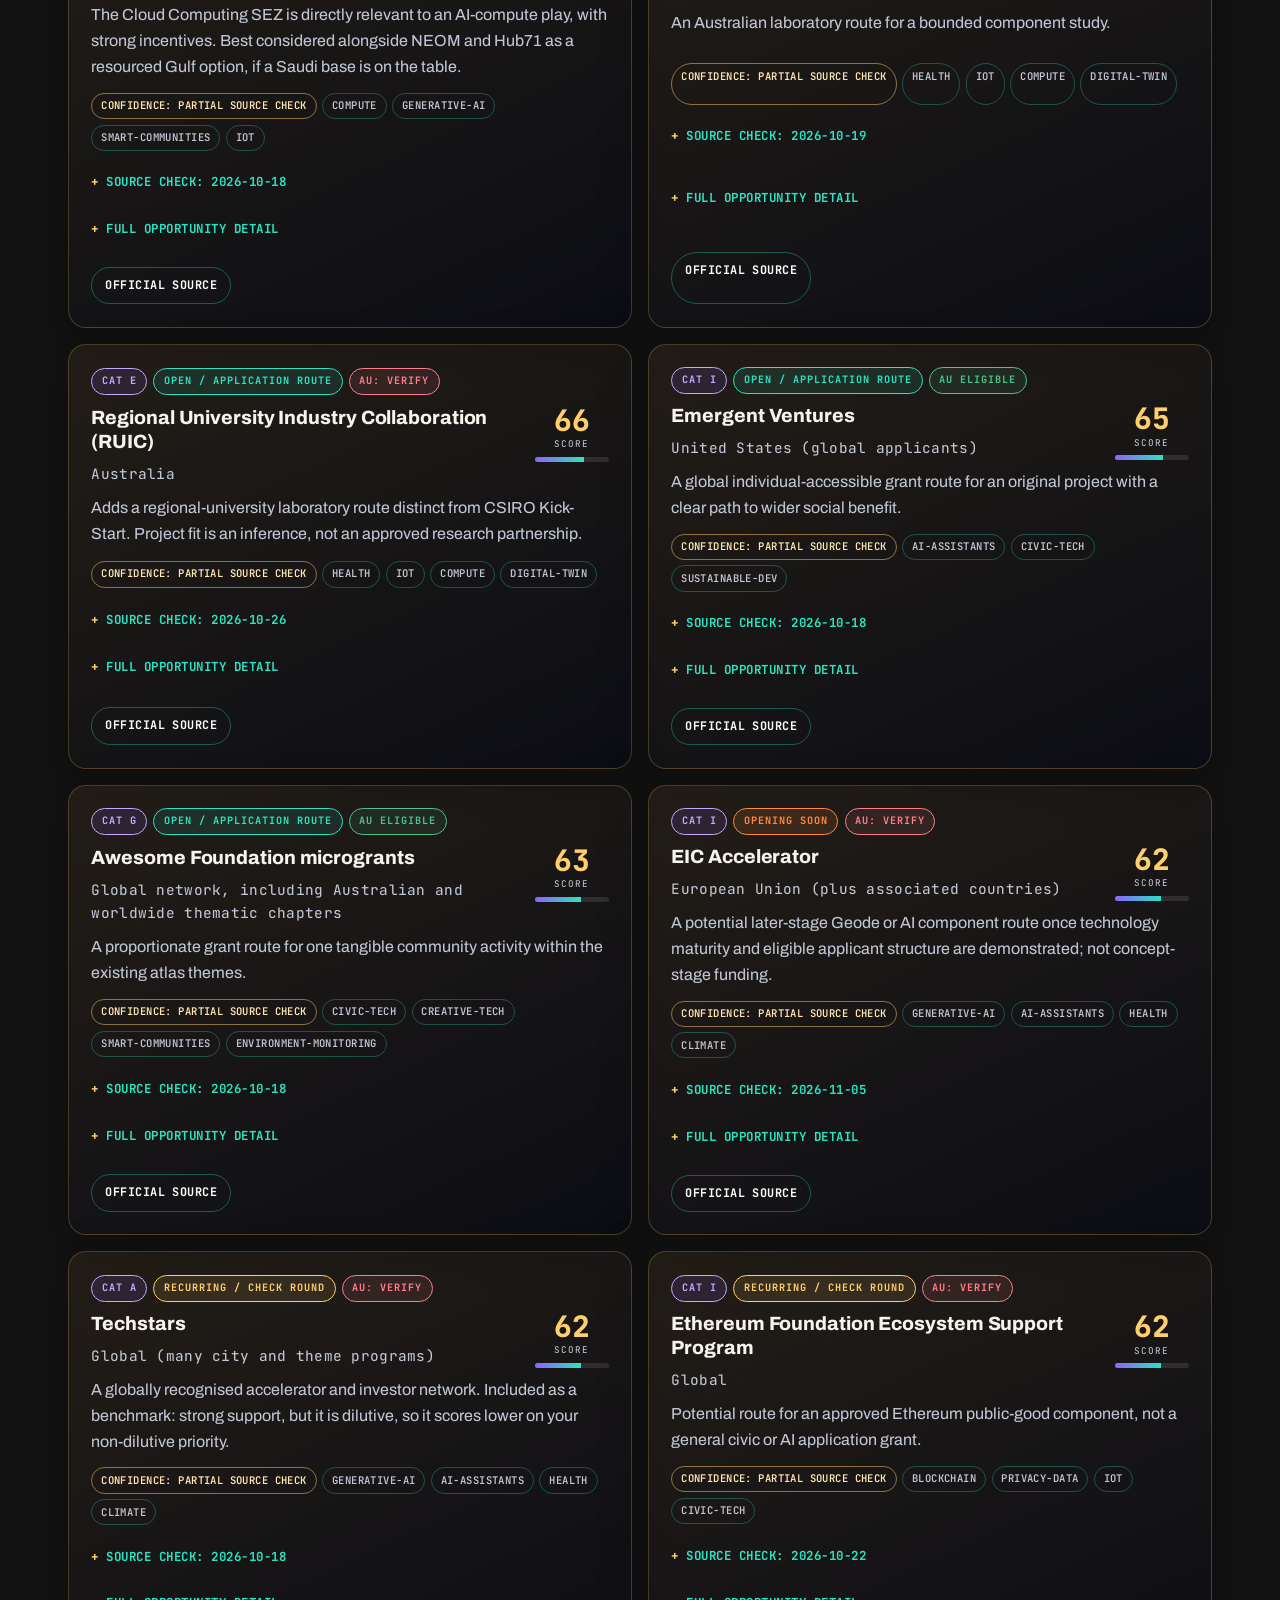
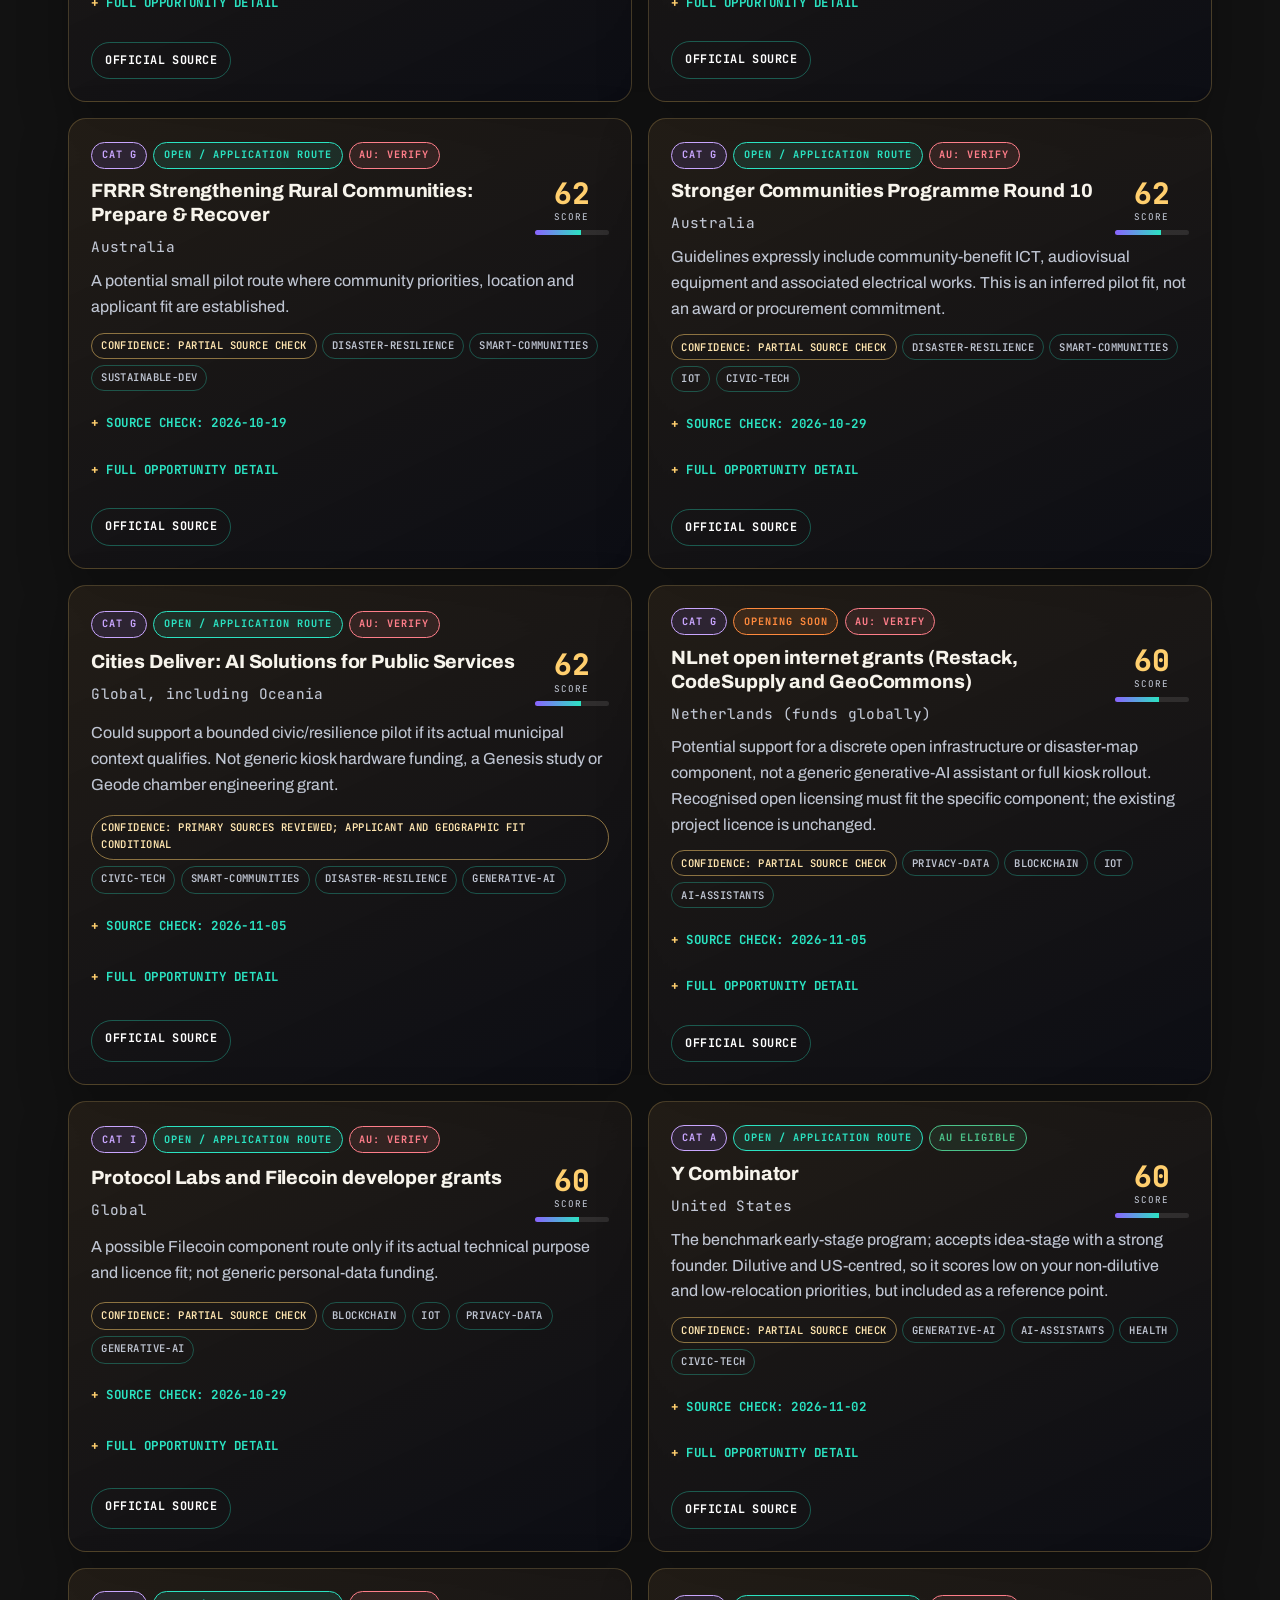
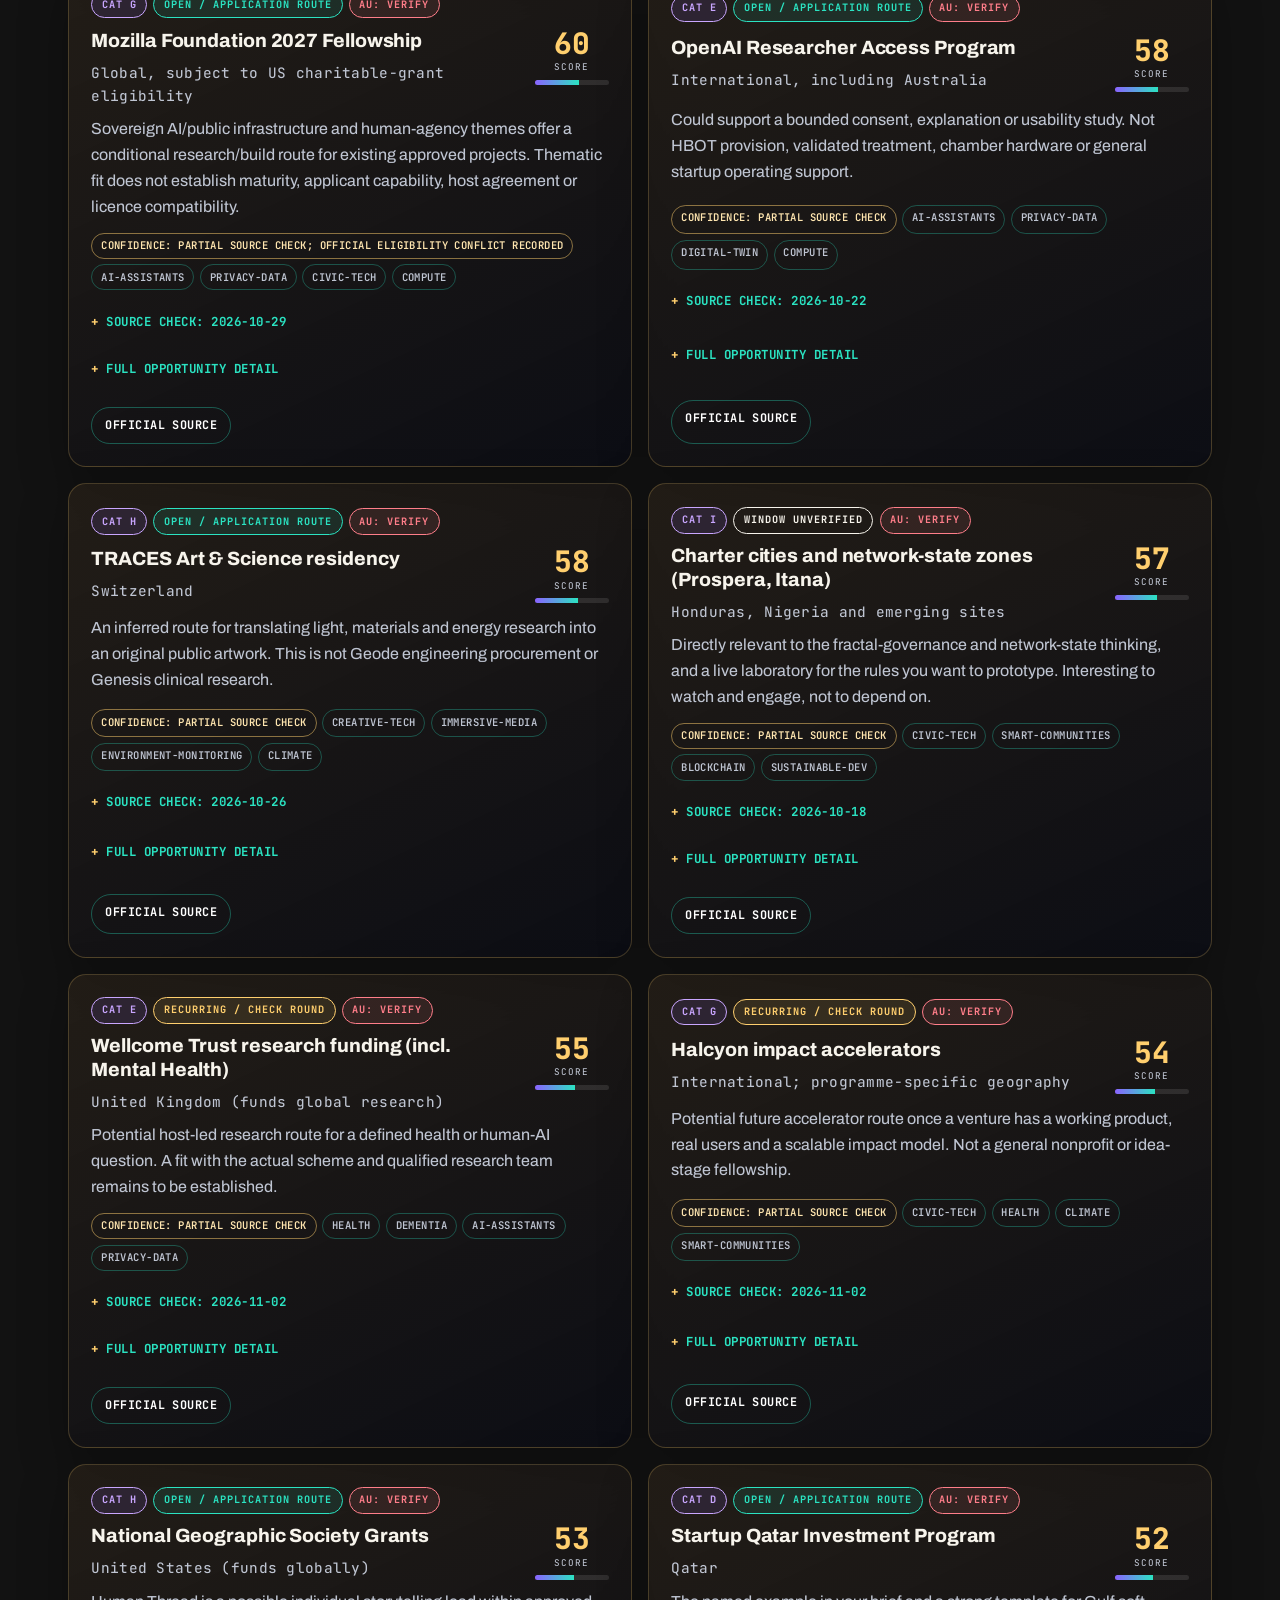
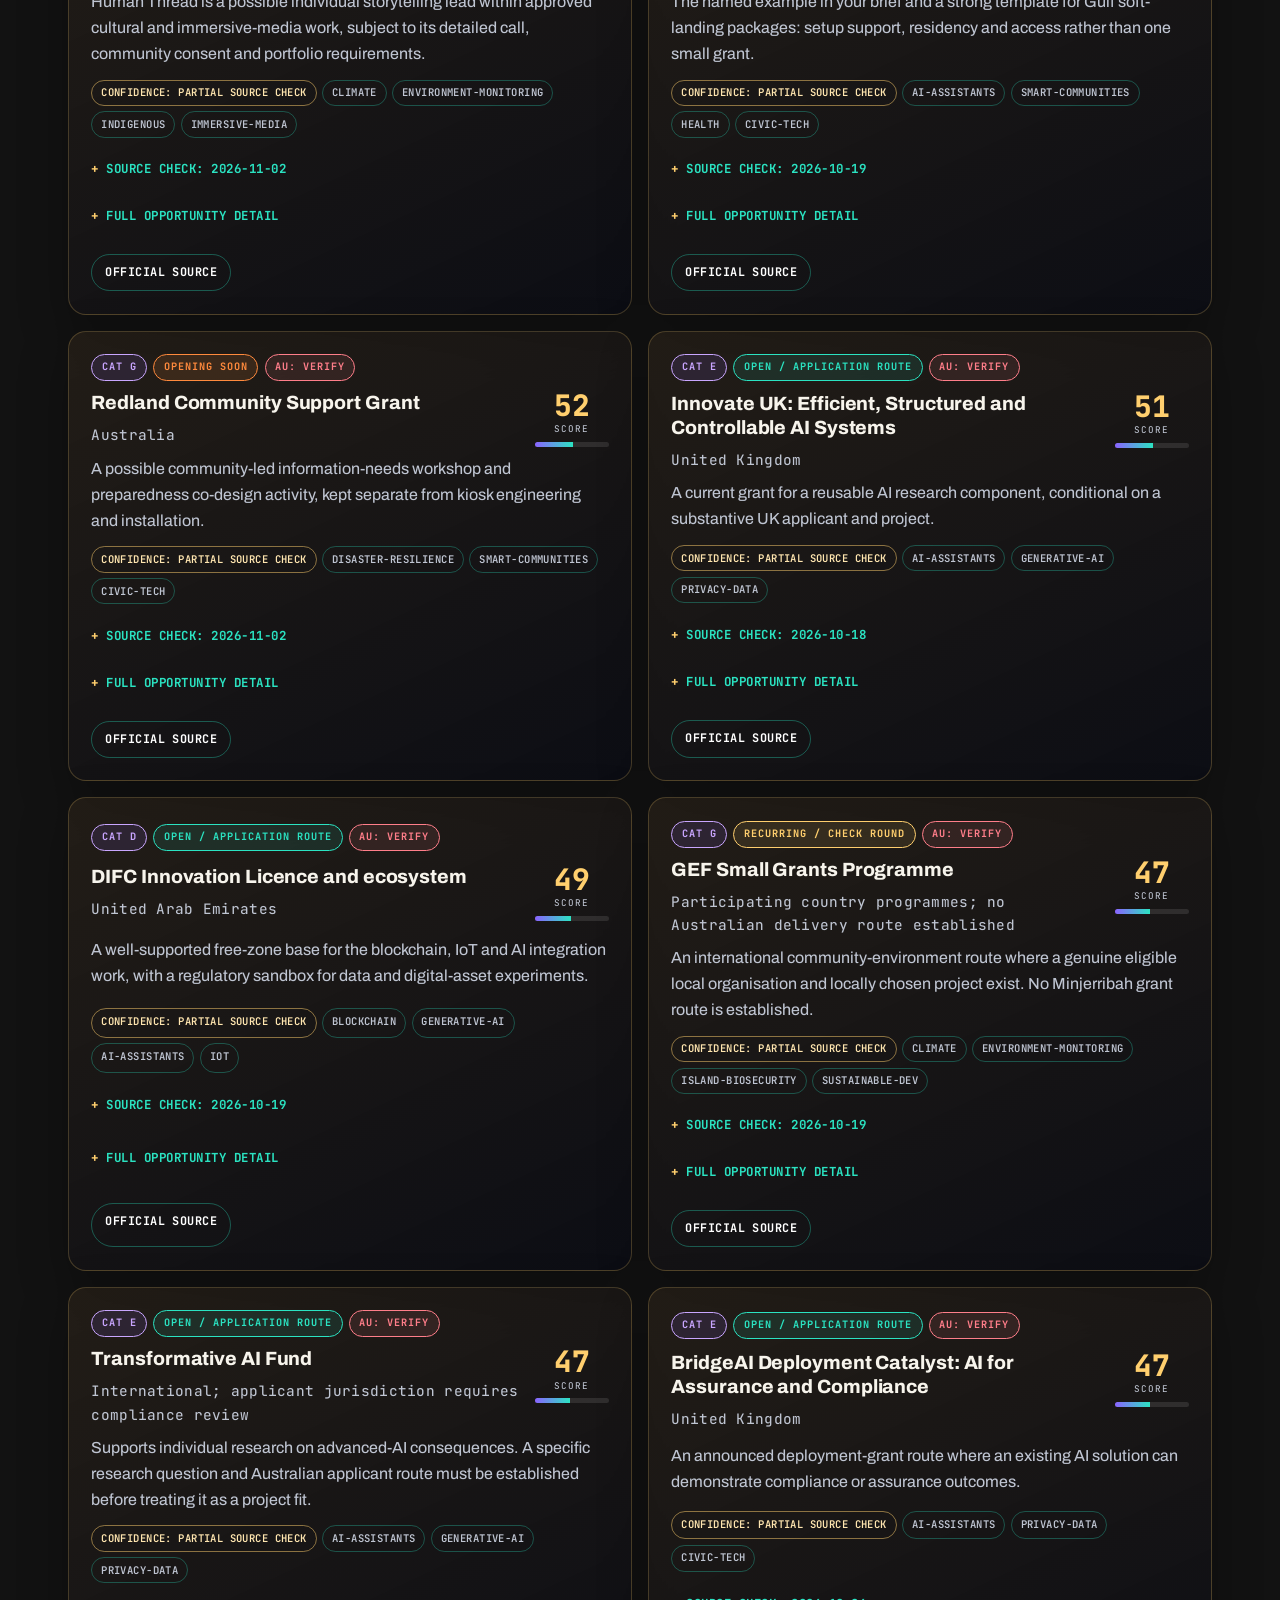
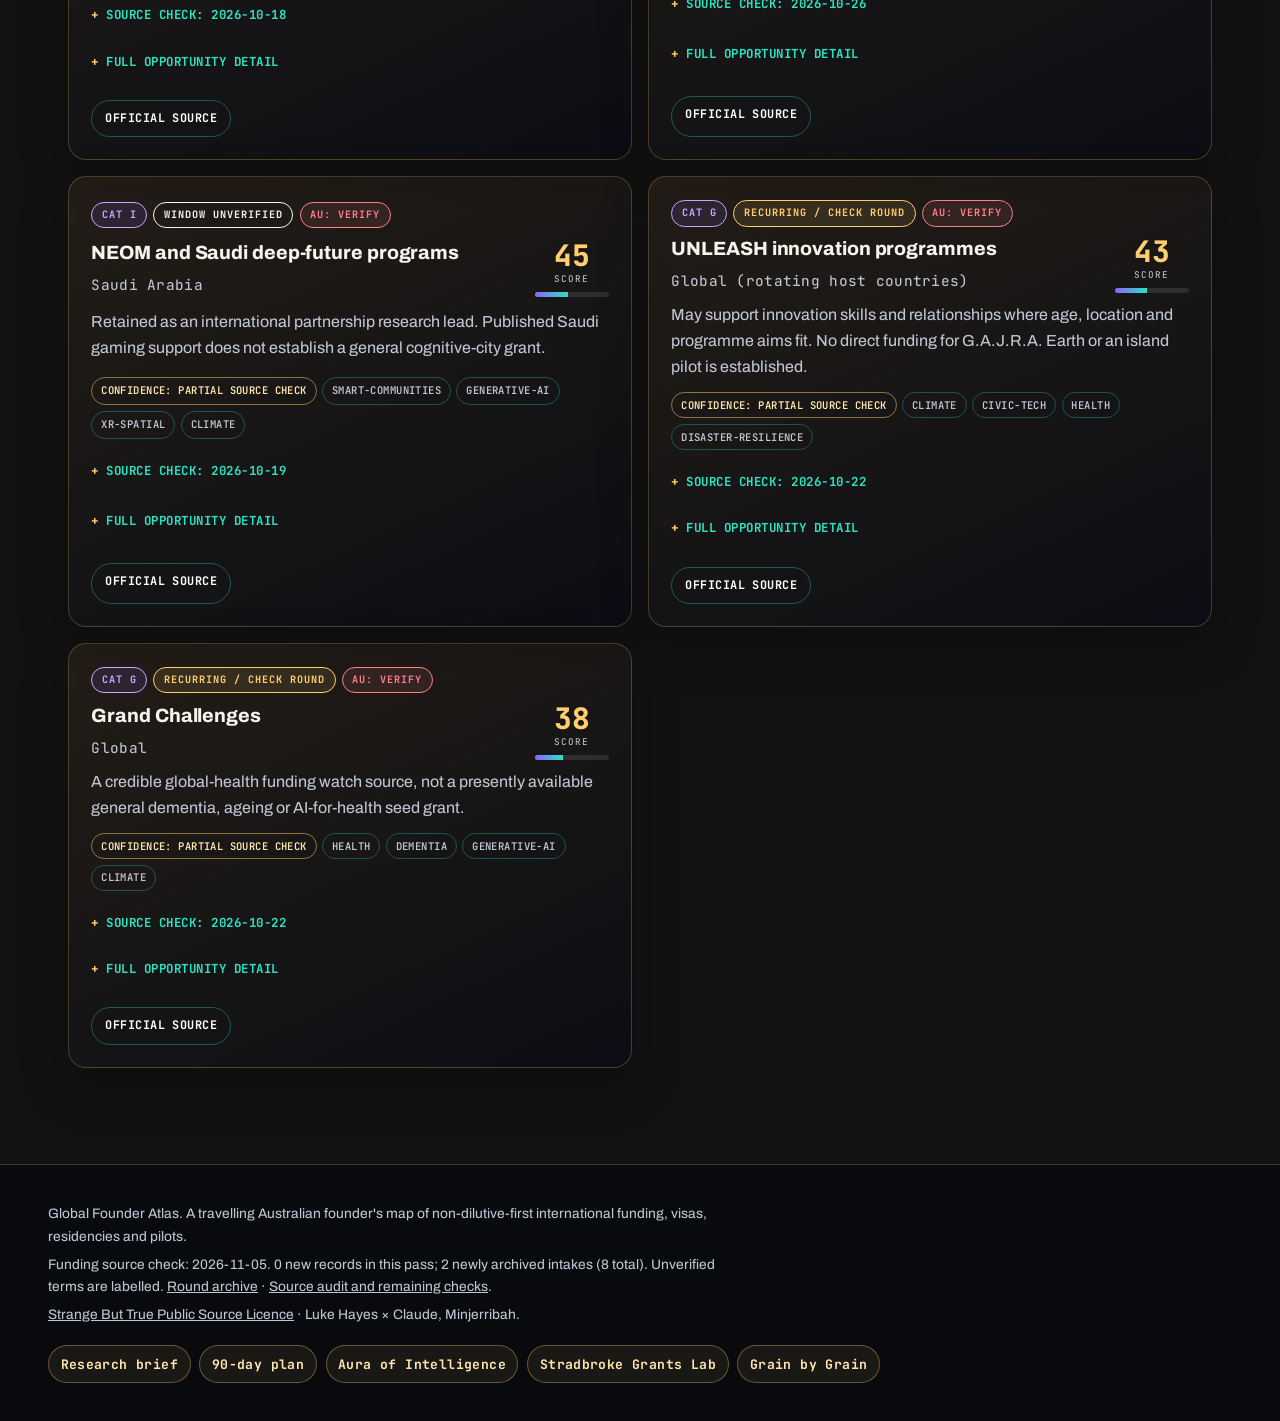
<file: opportunities.html>
<!doctype html>
<html lang="en-AU">
  <head>
    <meta charset="utf-8">
    <meta name="viewport" content="width=device-width, initial-scale=1">
    <meta name="description" content="The full searchable atlas of verified international funding, visa, residency, research and pilot opportunities, ranked by a weighted score.">
    <title>The Atlas | Global Founder Atlas</title>
    <script>document.documentElement.classList.add('js')</script>
    <meta name="theme-color" content="#0a1420">
    <link rel="preload" href="assets/fonts/archivo-var.woff2" as="font" type="font/woff2" crossorigin>
    <link rel="preload" href="assets/fonts/jetbrains-mono-var.woff2" as="font" type="font/woff2" crossorigin>
    <link rel="stylesheet" href="assets/styles.css?v=4">
    <link rel="icon" href="assets/favicon.svg" type="image/svg+xml">
  </head>
  <body data-page="opportunities">
    <a class="skip-link" href="#main">Skip to content</a>
    <header class="site-header"></header>
    <main id="main" class="page-shell">
      <p class="eyebrow">The full atlas</p>
      <h1>Funding pathways, searchable and scored.</h1>
      <p class="lede">Filter by category, project theme or keyword. Each card carries a 0 to 100 weighted score and expands to the full field set: dates, eligibility, funding, IP, benefits, risks and a verify note. Confirm live details at the official source before applying.</p>

      <p><a href="archive.html">Confirmed closed intakes and paused programmes</a>. Unverified details are labelled on each card.</p>

      <div class="toolbar">
        <div class="search-row">
          <div>
            <label class="search-label" for="oppSearch">Search</label>
            <input class="search-input" id="oppSearch" type="search" placeholder="country, program, theme, project...">
          </div>
          <div>
            <label class="search-label" for="catFilter">Category</label>
            <select class="search-input" id="catFilter">
              <option value="All">All categories</option>
              <option value="open">A &middot; Application routes open</option>
              <option value="soon">B &middot; Opening soon</option>
              <option value="unknown">Window unverified</option>
              <option value="recurring">C &middot; Recurring</option>
              <option value="D">D &middot; Relocation packages</option>
              <option value="E">E &middot; Research and labs</option>
              <option value="F">F &middot; Paid pilots</option>
              <option value="G">G &middot; Social impact</option>
              <option value="H">H &middot; Creative and immersive</option>
              <option value="I">I &middot; Wildcards</option>
            </select>
          </div>
          <div>
            <label class="search-label" for="themeFilter">Project theme</label>
            <select class="search-input" id="themeFilter">
              <option value="All">All themes</option>
            </select>
          </div>
        </div>
        <div class="filter-bar">
          <button type="button" data-sort="score" class="is-active">Sort: highest score</button>
          <button type="button" data-sort="name">Sort: A to Z</button>
          <span class="result-count" id="resultCount" style="margin-left:auto"></span>
        </div>
      </div>

      <div class="data-grid two" id="oppGrid"></div>
    </main>
    <footer class="site-footer"></footer>
    <script src="assets/app.js?v=20261018"></script>
    <script src="assets/cinematic.js?v=4" defer></script>
  </body>
</html>
</file>
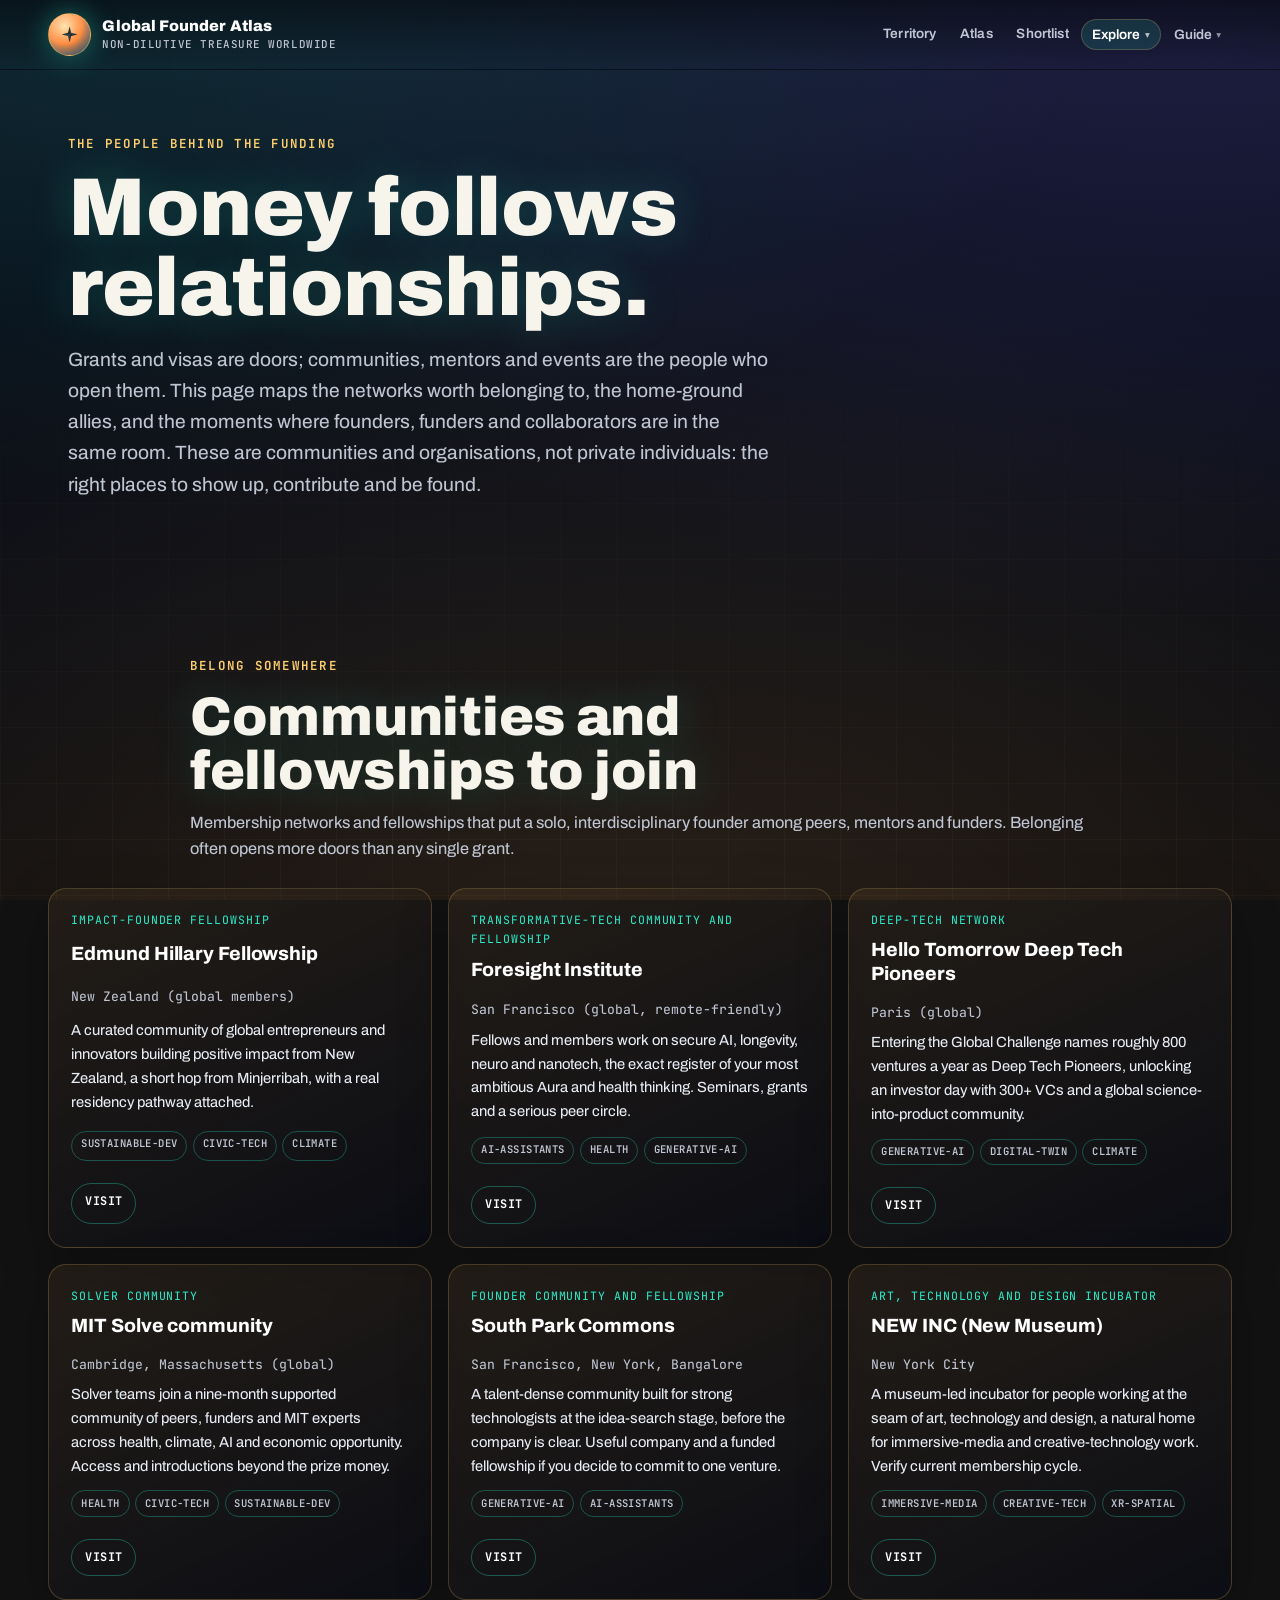
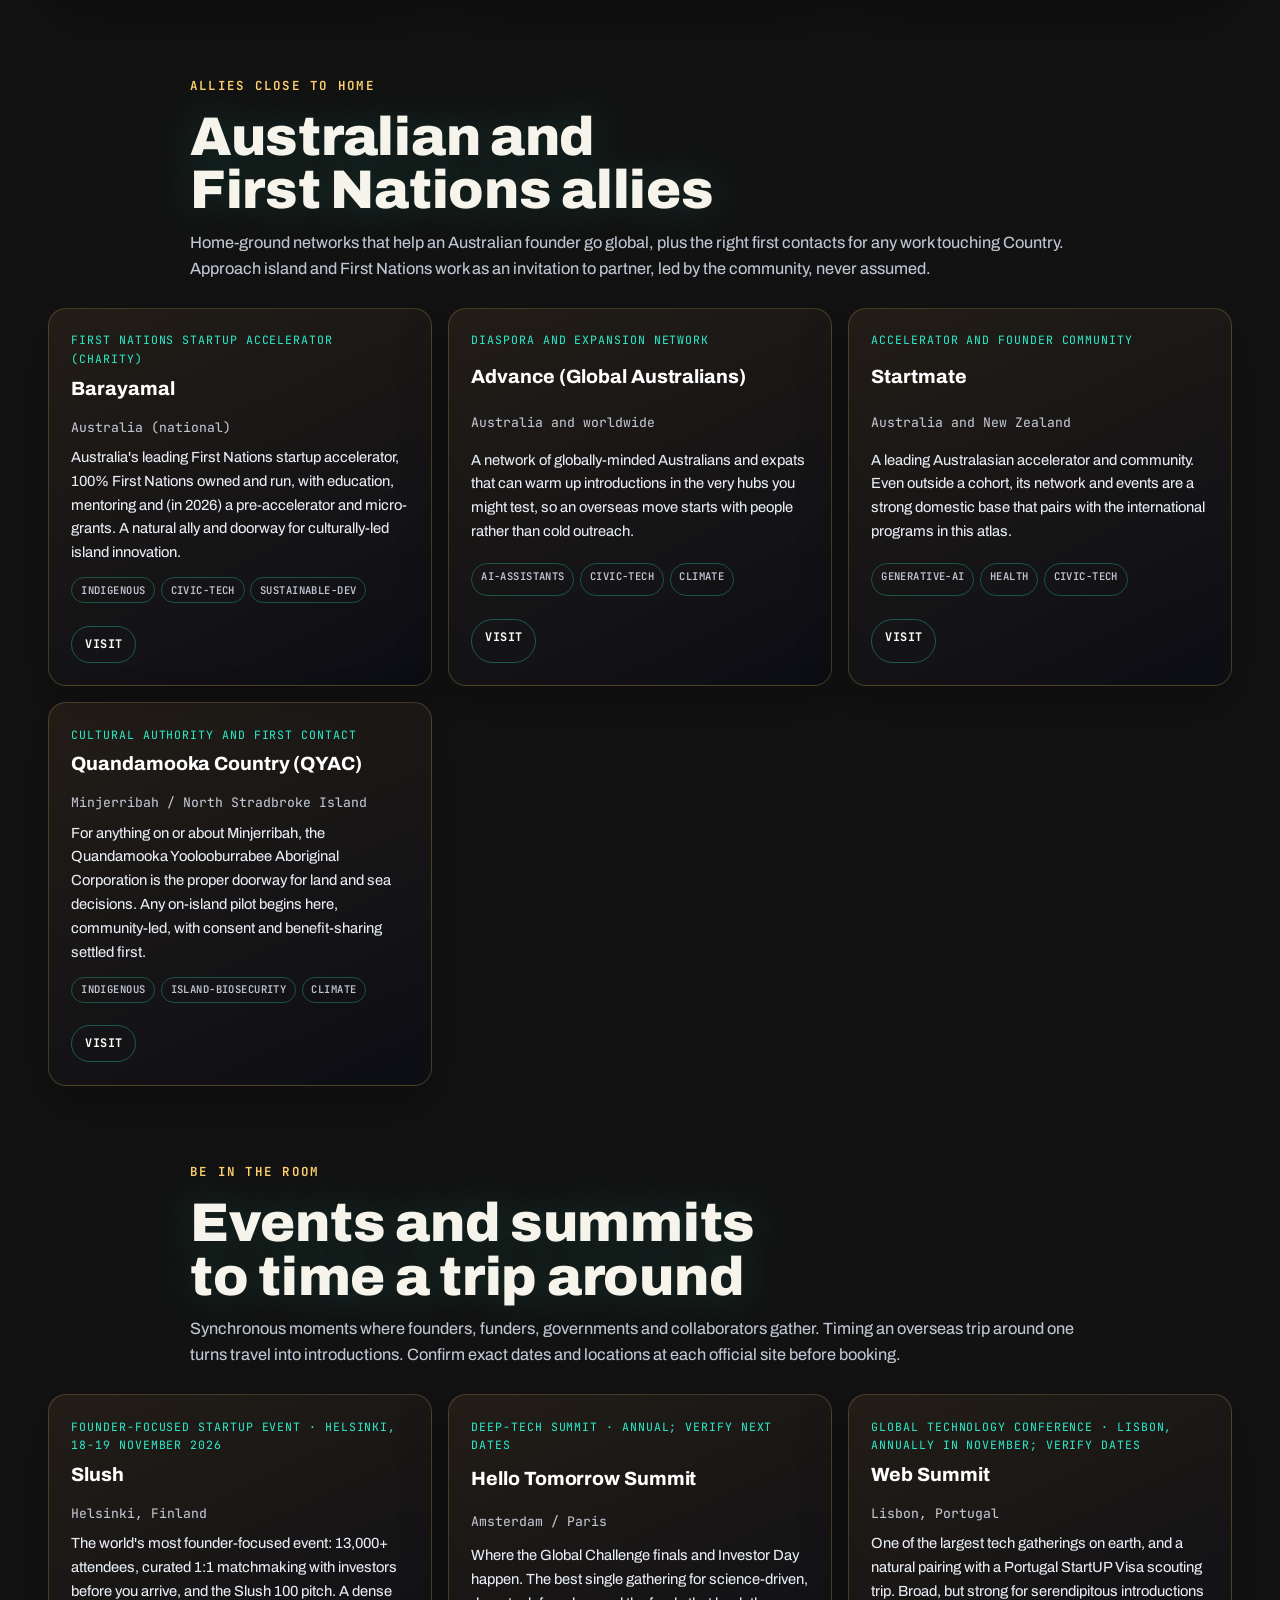
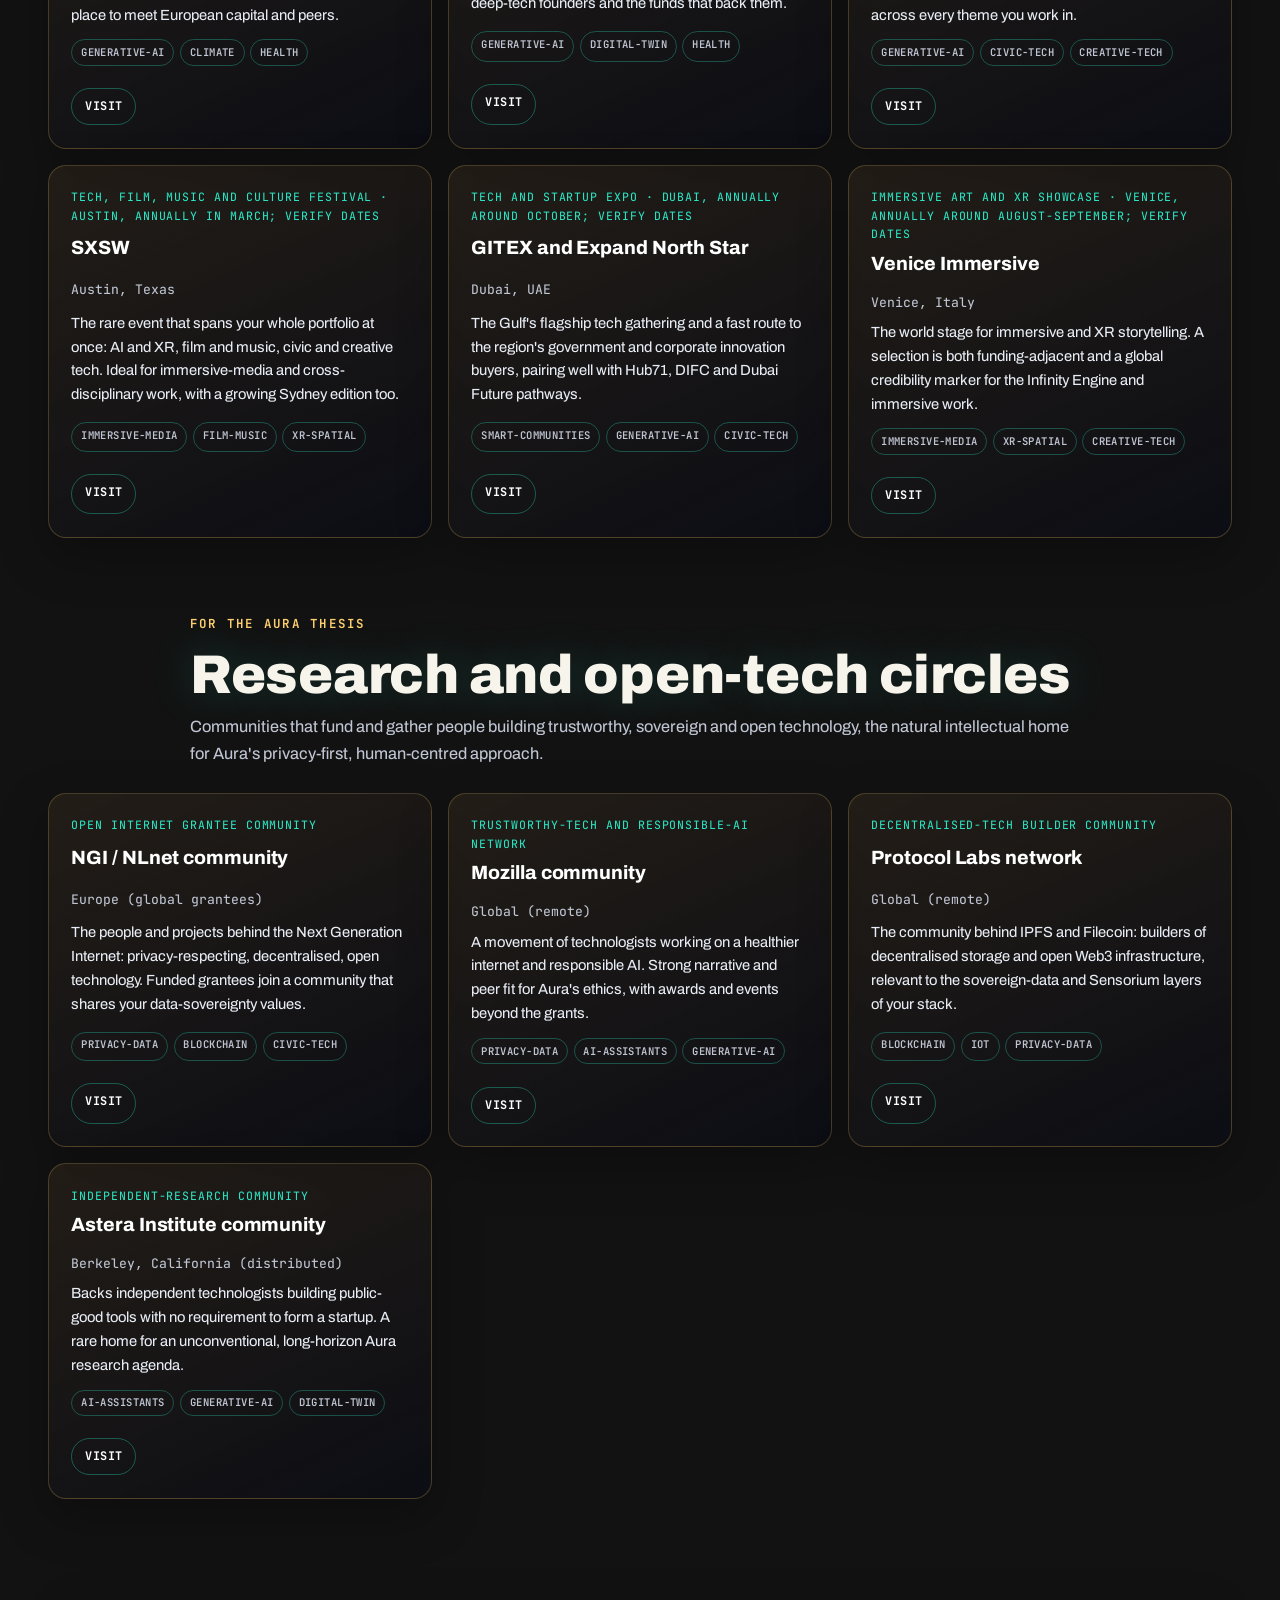
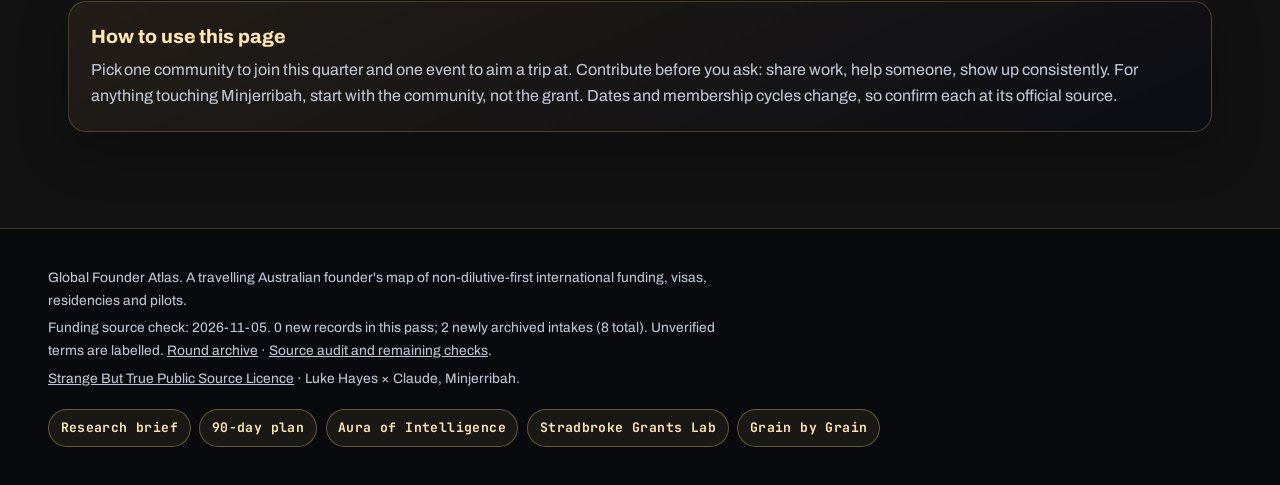
<file: people.html>
<!doctype html>
<html lang="en-AU">
  <head>
    <meta charset="utf-8">
    <meta name="viewport" content="width=device-width, initial-scale=1">
    <meta name="description" content="Communities, fellowships, home-ground allies, events and research circles for a travelling Australian founder: the synchronous people and networks behind the funding.">
    <title>People and Networks | Global Founder Atlas</title>
    <script>document.documentElement.classList.add('js')</script>
    <meta name="theme-color" content="#0a1420">
    <link rel="preload" href="assets/fonts/archivo-var.woff2" as="font" type="font/woff2" crossorigin>
    <link rel="preload" href="assets/fonts/jetbrains-mono-var.woff2" as="font" type="font/woff2" crossorigin>
    <link rel="stylesheet" href="assets/styles.css?v=4">
    <link rel="icon" href="assets/favicon.svg" type="image/svg+xml">
  </head>
  <body data-page="people">
    <a class="skip-link" href="#main">Skip to content</a>
    <header class="site-header"></header>
    <main id="main">
      <section class="page-shell" style="padding-bottom:1rem">
        <p class="eyebrow reveal">The people behind the funding</p>
        <h1 class="reveal">Money follows relationships.</h1>
        <p class="lede reveal">Grants and visas are doors; communities, mentors and events are the people who open them. This page maps the networks worth belonging to, the home-ground allies, and the moments where founders, funders and collaborators are in the same room. These are communities and organisations, not private individuals: the right places to show up, contribute and be found.</p>
      </section>
      <div class="kintsugi-seam reveal" aria-hidden="true">
        <svg viewBox="0 0 1200 46" preserveAspectRatio="none" focusable="false">
          <defs><linearGradient id="seamP" x1="0" y1="0" x2="1" y2="0"><stop offset="0" stop-color="#2be3c2"/><stop offset=".5" stop-color="#fff3d6"/><stop offset="1" stop-color="#ffcf6e"/></linearGradient></defs>
          <path class="seam-path" pathLength="1" stroke="url(#seamP)" d="M0 24 L130 21 L210 27 L300 13 L352 25 L470 19 L525 31 L640 17 L735 23 L805 11 L885 27 L995 19 L1085 25 L1200 21"/>
          <path class="seam-path seam-branch" pathLength="1" stroke="url(#seamP)" d="M300 13 L318 3"/>
          <path class="seam-path seam-branch" pathLength="1" stroke="url(#seamP)" d="M805 11 L791 2"/>
          <path class="seam-light" pathLength="1" d="M0 24 L130 21 L210 27 L300 13 L352 25 L470 19 L525 31 L640 17 L735 23 L805 11 L885 27 L995 19 L1085 25 L1200 21"/>
        </svg>
      </div>
      <div id="peopleSections"></div>
      <section class="page-shell">
        <aside class="note-panel reveal">
          <h3>How to use this page</h3>
          <p>Pick one community to join this quarter and one event to aim a trip at. Contribute before you ask: share work, help someone, show up consistently. For anything touching Minjerribah, start with the community, not the grant. Dates and membership cycles change, so confirm each at its official source.</p>
        </aside>
      </section>
    </main>
    <footer class="site-footer"></footer>
    <script src="assets/app.js?v=20261018"></script>
    <script src="assets/cinematic.js?v=4" defer></script>
  </body>
</html>
</file>
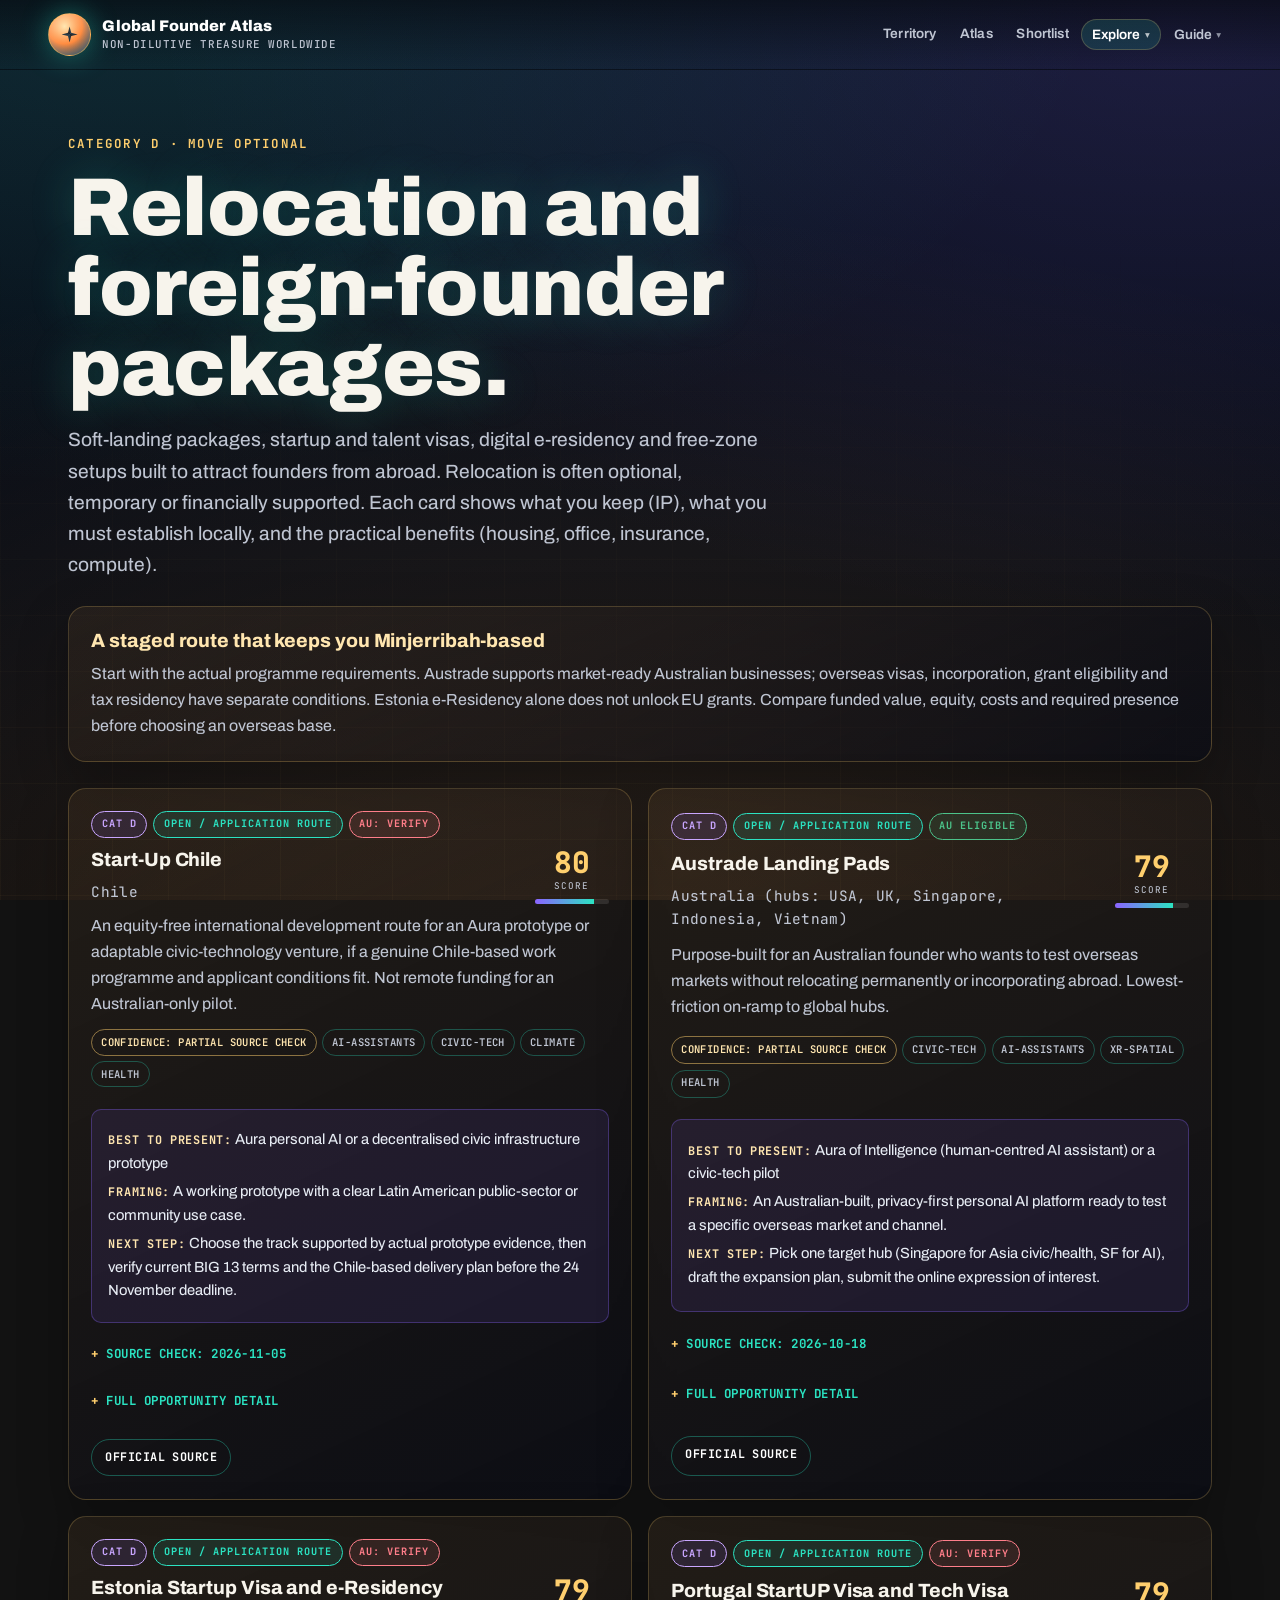
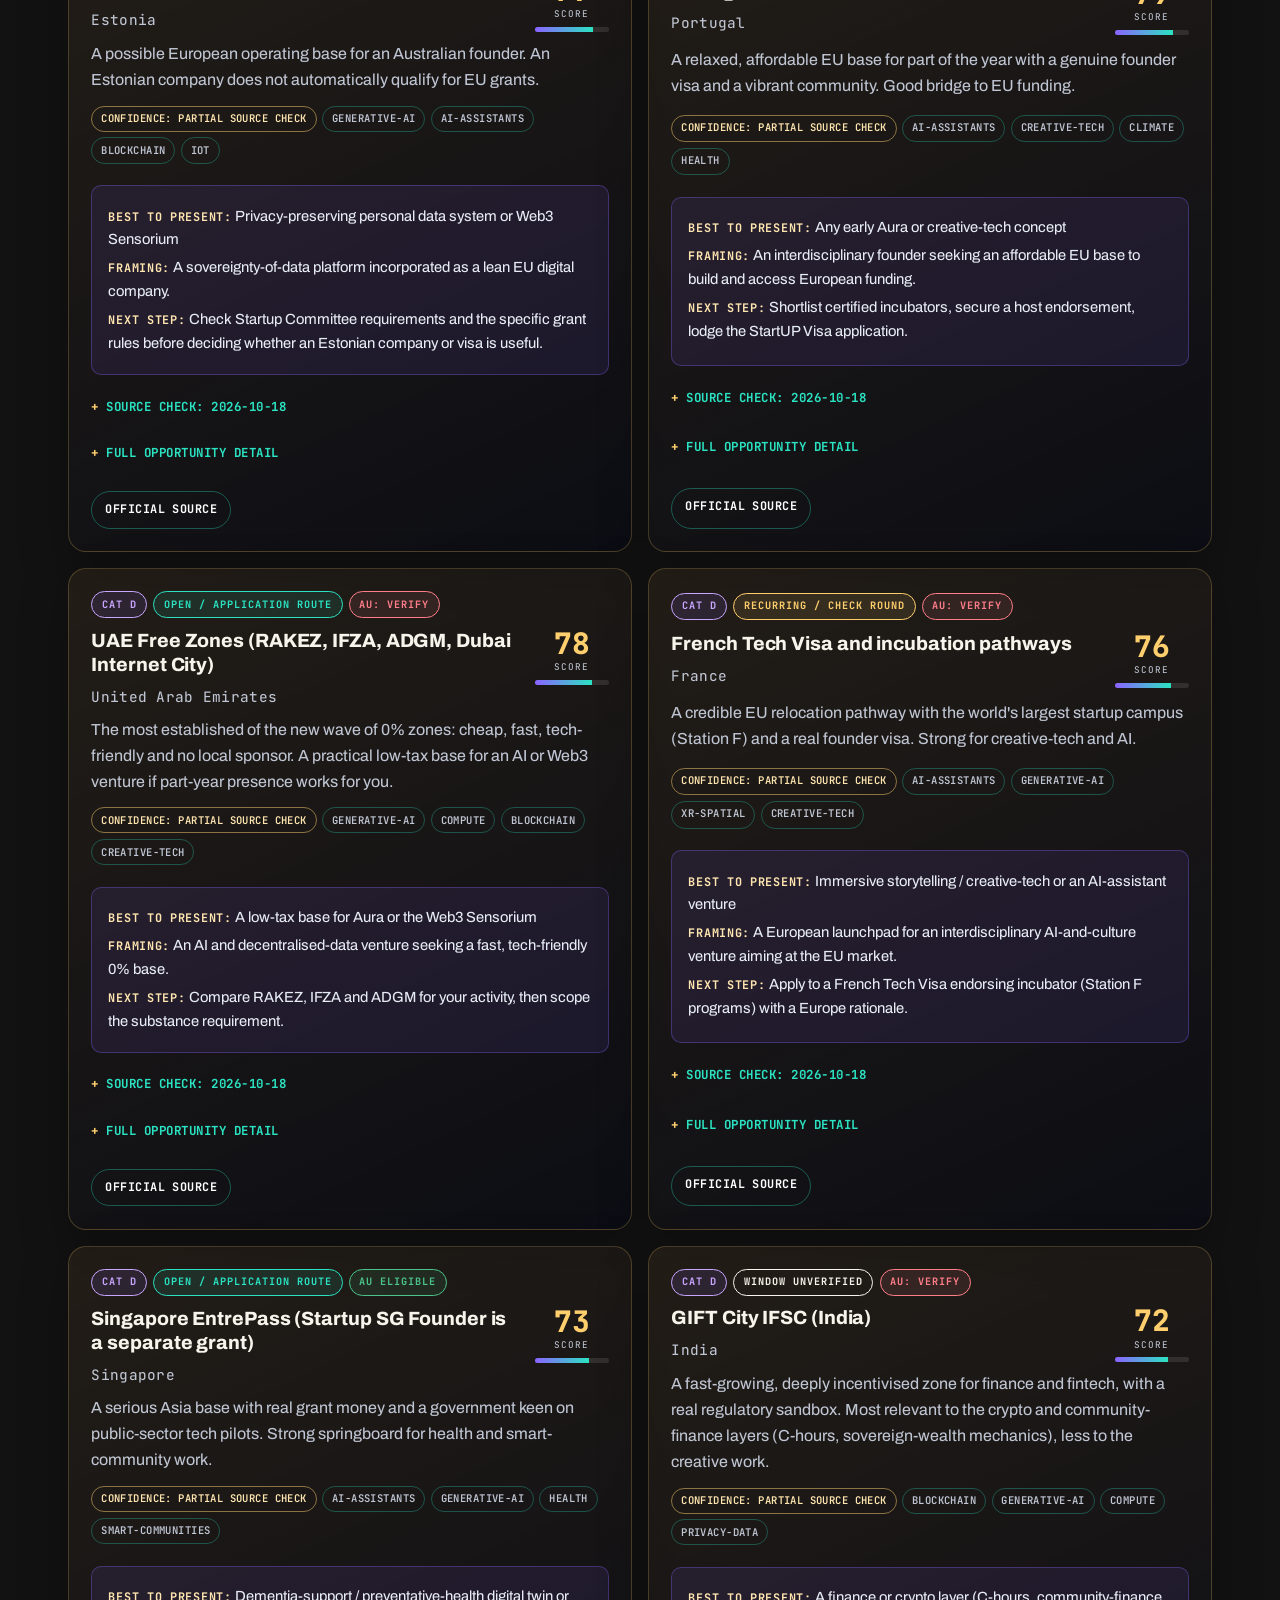
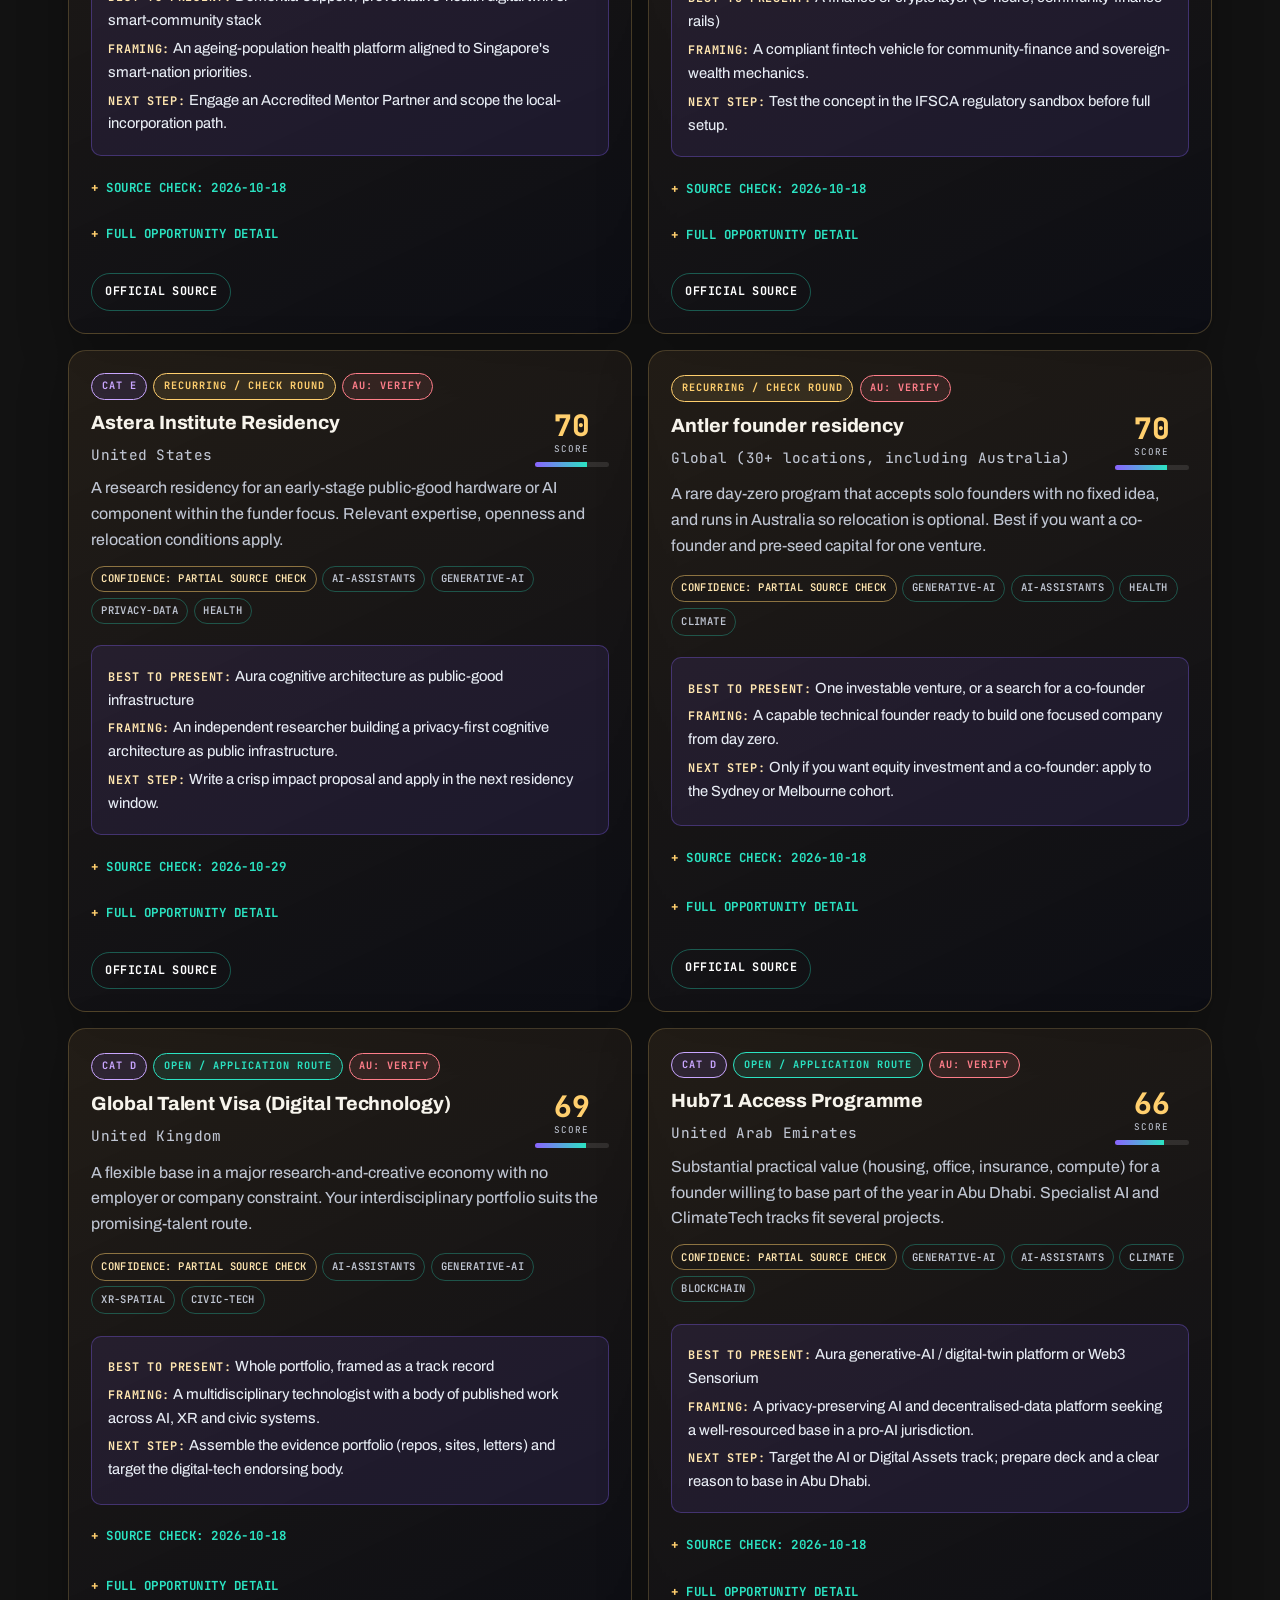
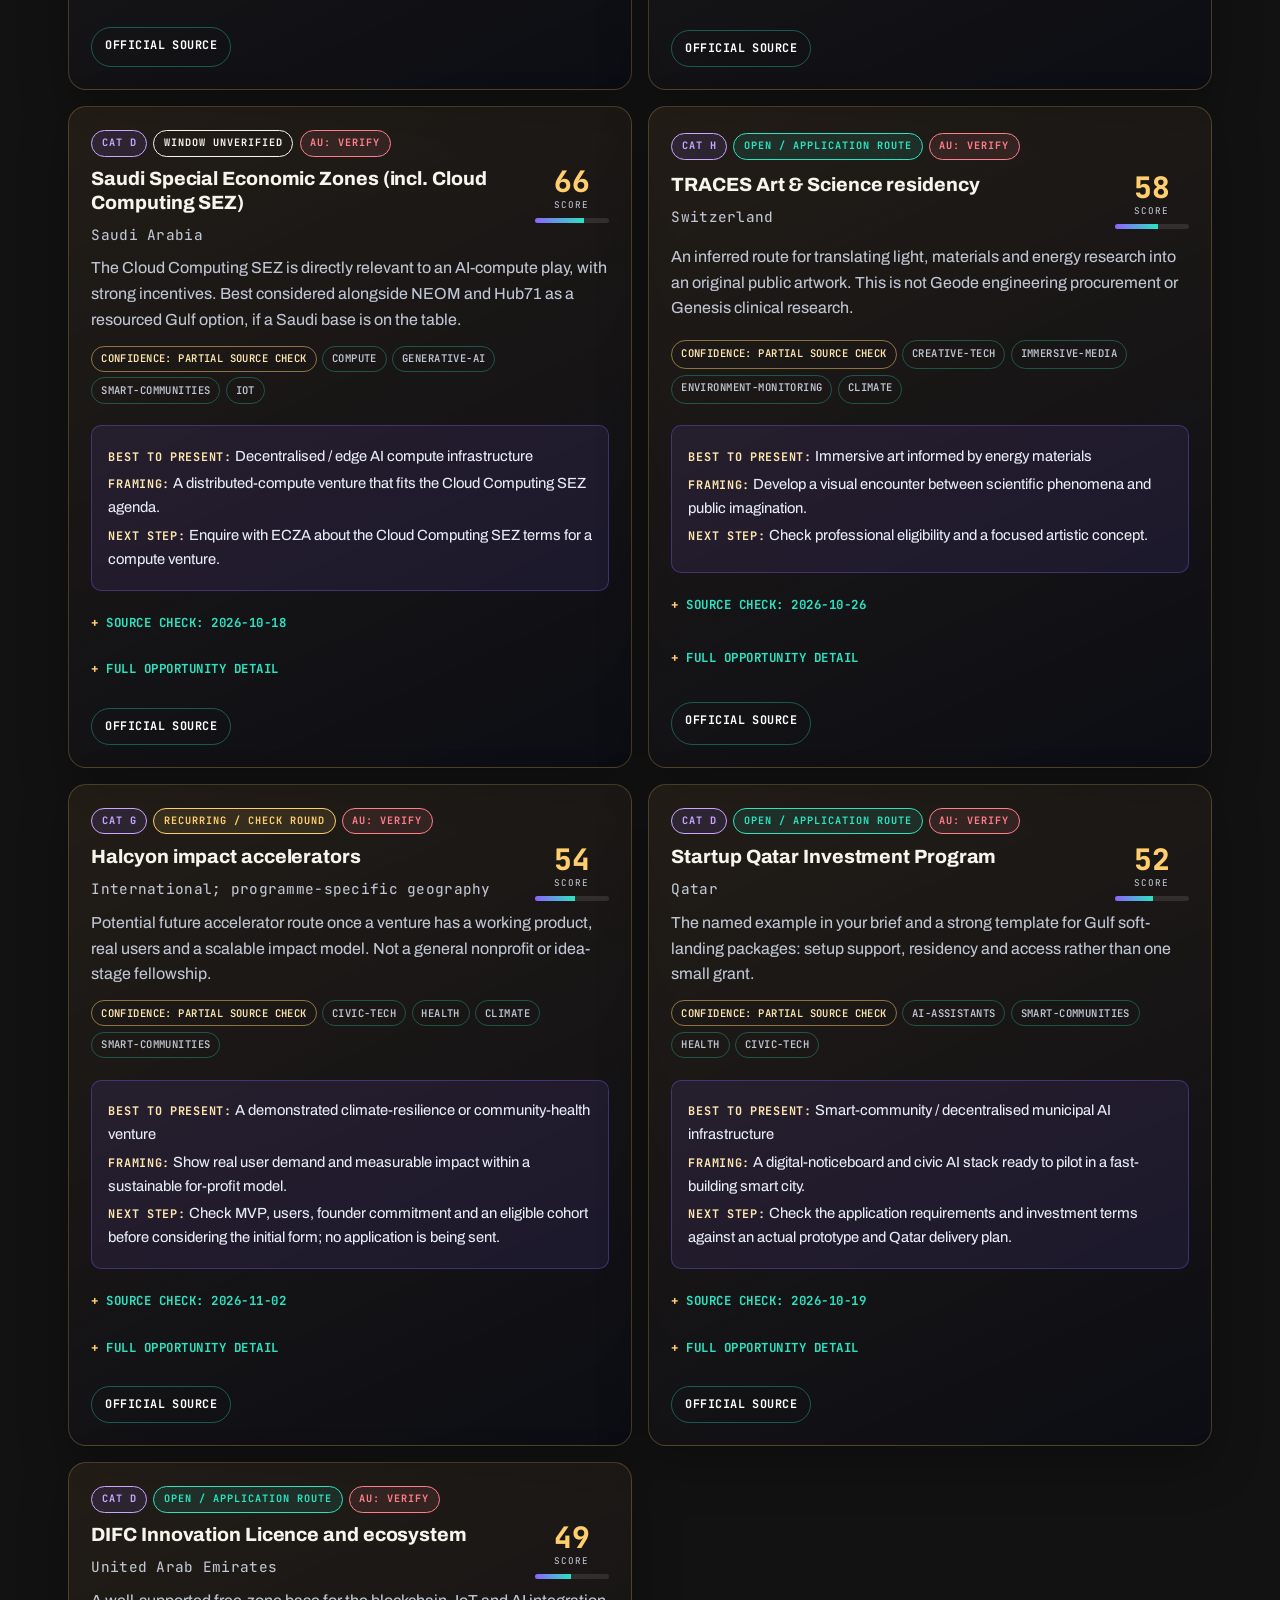
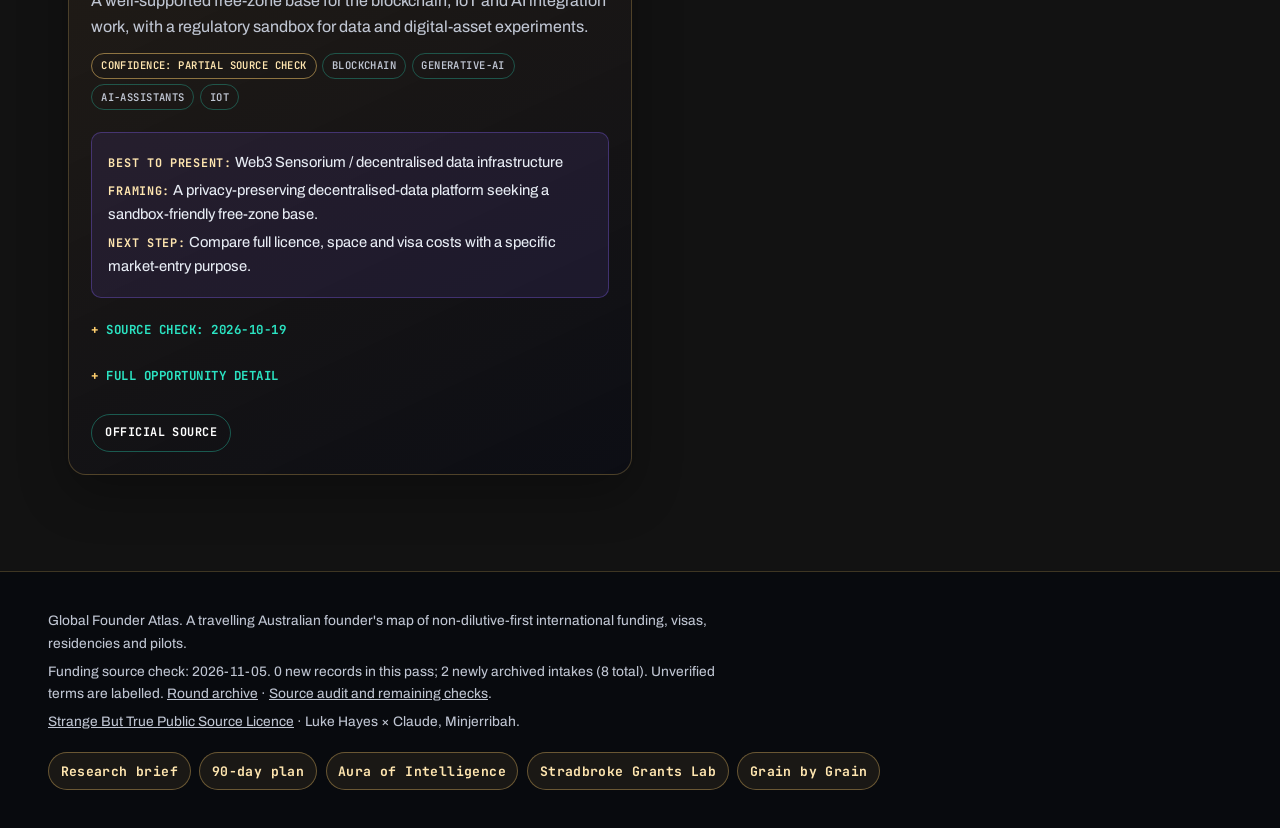
<file: relocation.html>
<!doctype html>
<html lang="en-AU">
  <head>
    <meta charset="utf-8">
    <meta name="viewport" content="width=device-width, initial-scale=1">
    <meta name="description" content="Startup relocation and foreign-founder attraction packages: soft-landing programs, startup and talent visas, e-residency and free-zone setups for an Australian founder.">
    <title>Relocation and Visas | Global Founder Atlas</title>
    <script>document.documentElement.classList.add('js')</script>
    <meta name="theme-color" content="#0a1420">
    <link rel="preload" href="assets/fonts/archivo-var.woff2" as="font" type="font/woff2" crossorigin>
    <link rel="preload" href="assets/fonts/jetbrains-mono-var.woff2" as="font" type="font/woff2" crossorigin>
    <link rel="stylesheet" href="assets/styles.css?v=4">
    <link rel="icon" href="assets/favicon.svg" type="image/svg+xml">
  </head>
  <body data-page="relocation">
    <a class="skip-link" href="#main">Skip to content</a>
    <header class="site-header"></header>
    <main id="main" class="page-shell">
      <p class="eyebrow">Category D &middot; move optional</p>
      <h1>Relocation and foreign-founder packages.</h1>
      <p class="lede">Soft-landing packages, startup and talent visas, digital e-residency and free-zone setups built to attract founders from abroad. Relocation is often optional, temporary or financially supported. Each card shows what you keep (IP), what you must establish locally, and the practical benefits (housing, office, insurance, compute).</p>

      <section class="note-panel" style="margin:1.6rem 0">
        <h3>A staged route that keeps you Minjerribah-based</h3>
        <p>Start with the actual programme requirements. Austrade supports market-ready Australian businesses; overseas visas, incorporation, grant eligibility and tax residency have separate conditions. Estonia e-Residency alone does not unlock EU grants. Compare funded value, equity, costs and required presence before choosing an overseas base.</p>
      </section>

      <div class="data-grid two" id="relocationGrid"></div>
    </main>
    <footer class="site-footer"></footer>
    <script src="assets/app.js?v=20261018"></script>
    <script src="assets/cinematic.js?v=4" defer></script>
  </body>
</html>
</file>
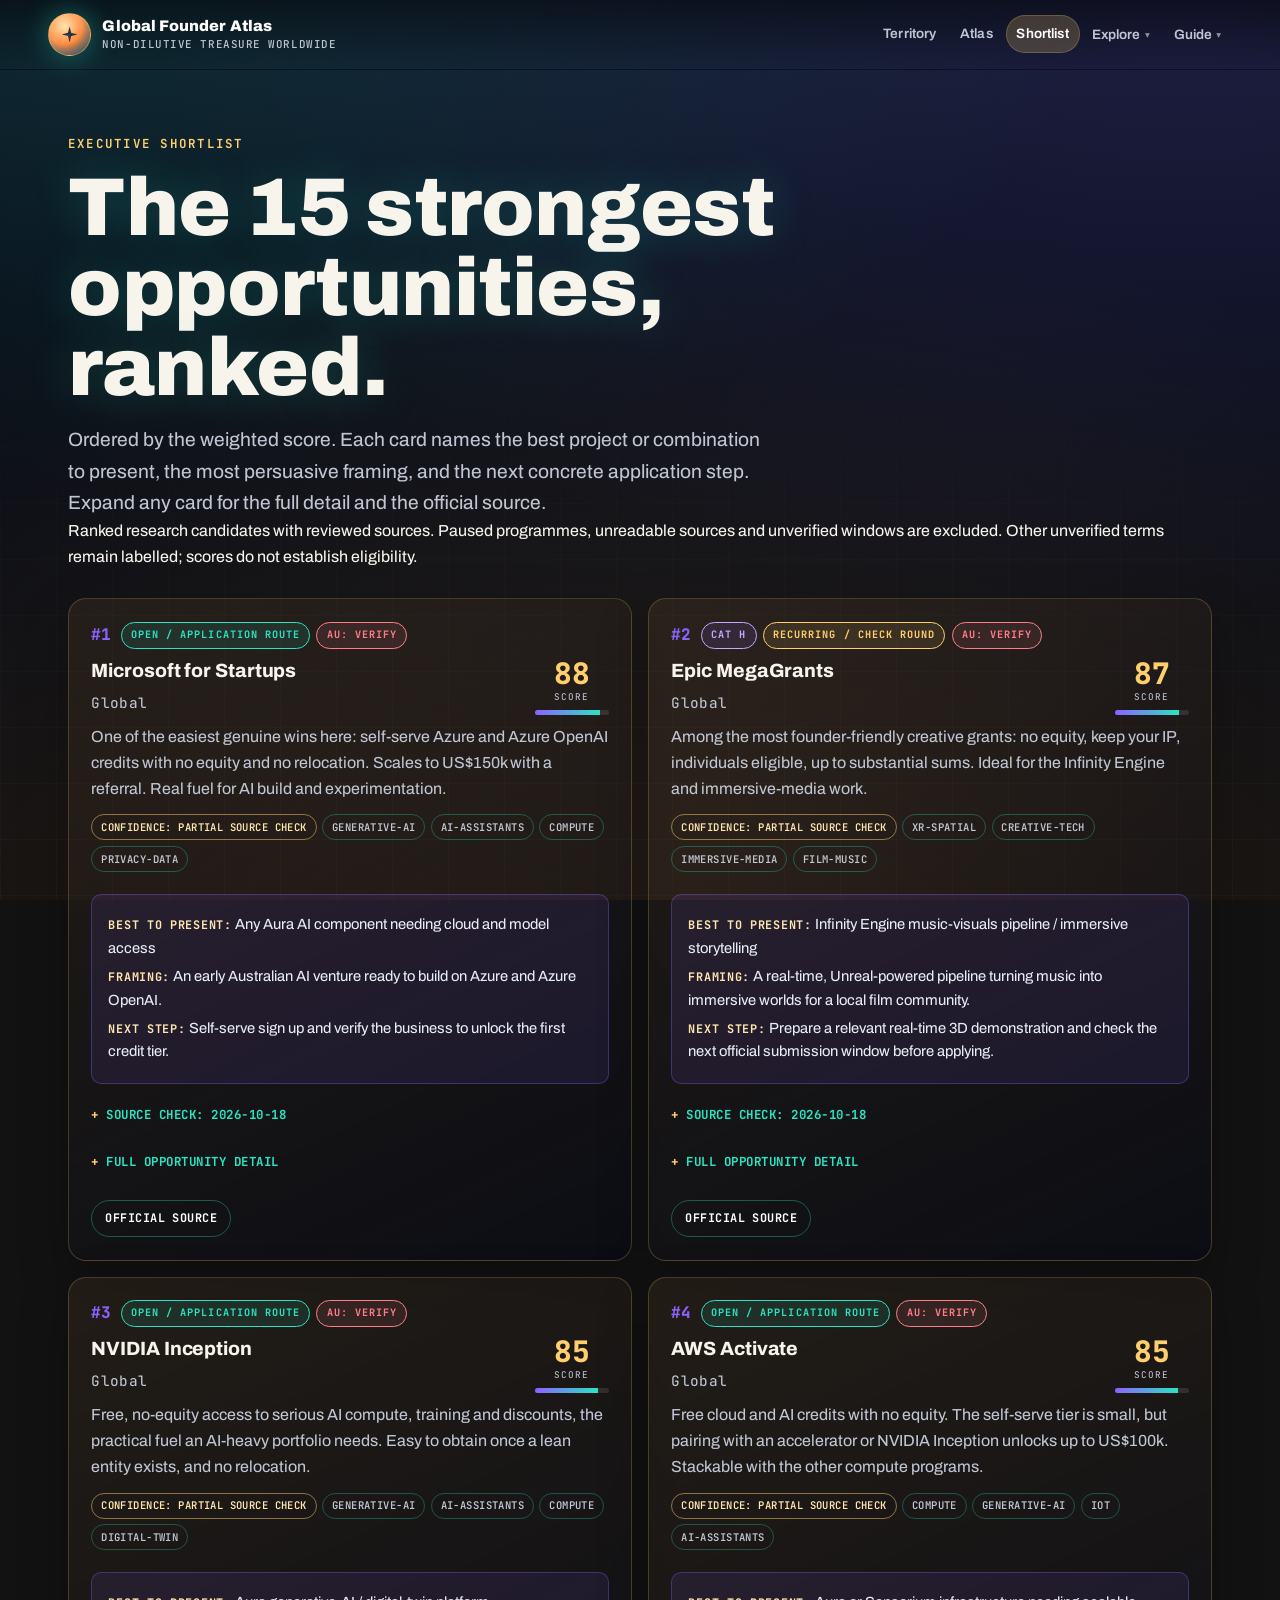
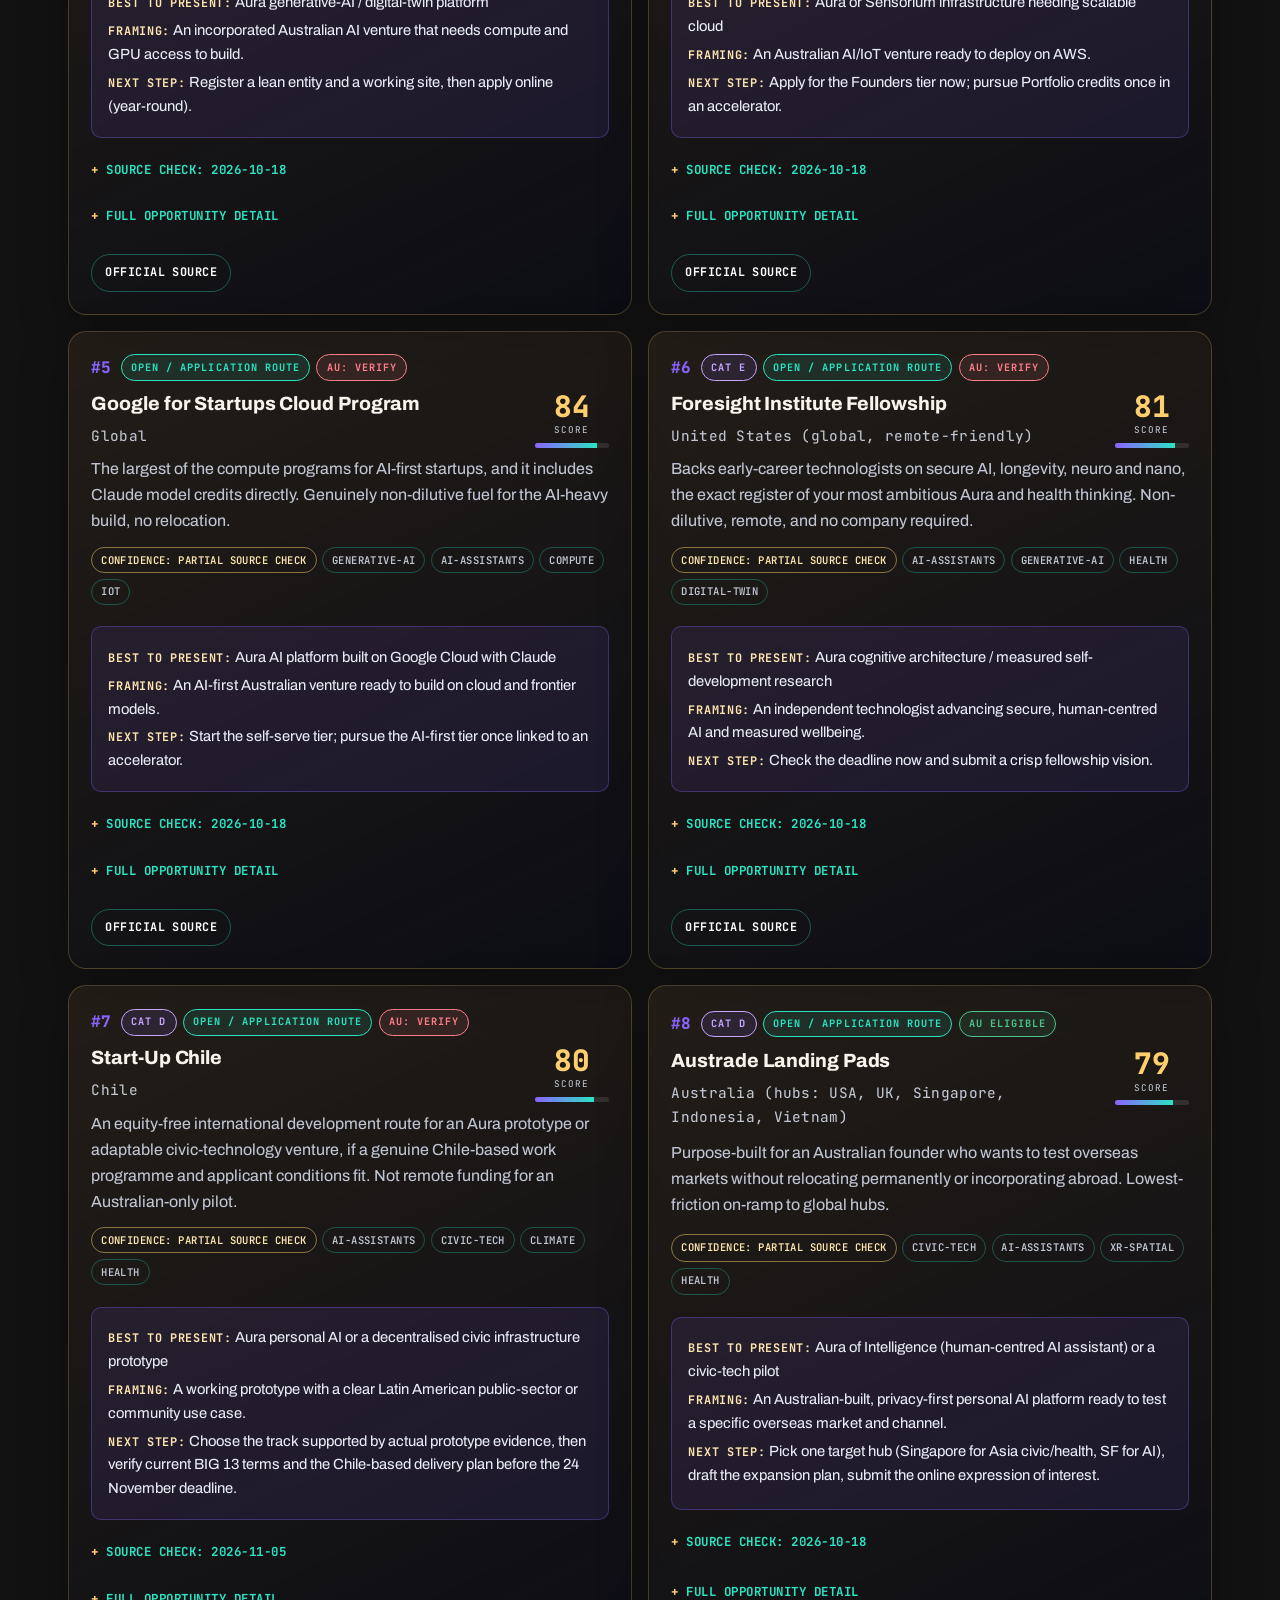
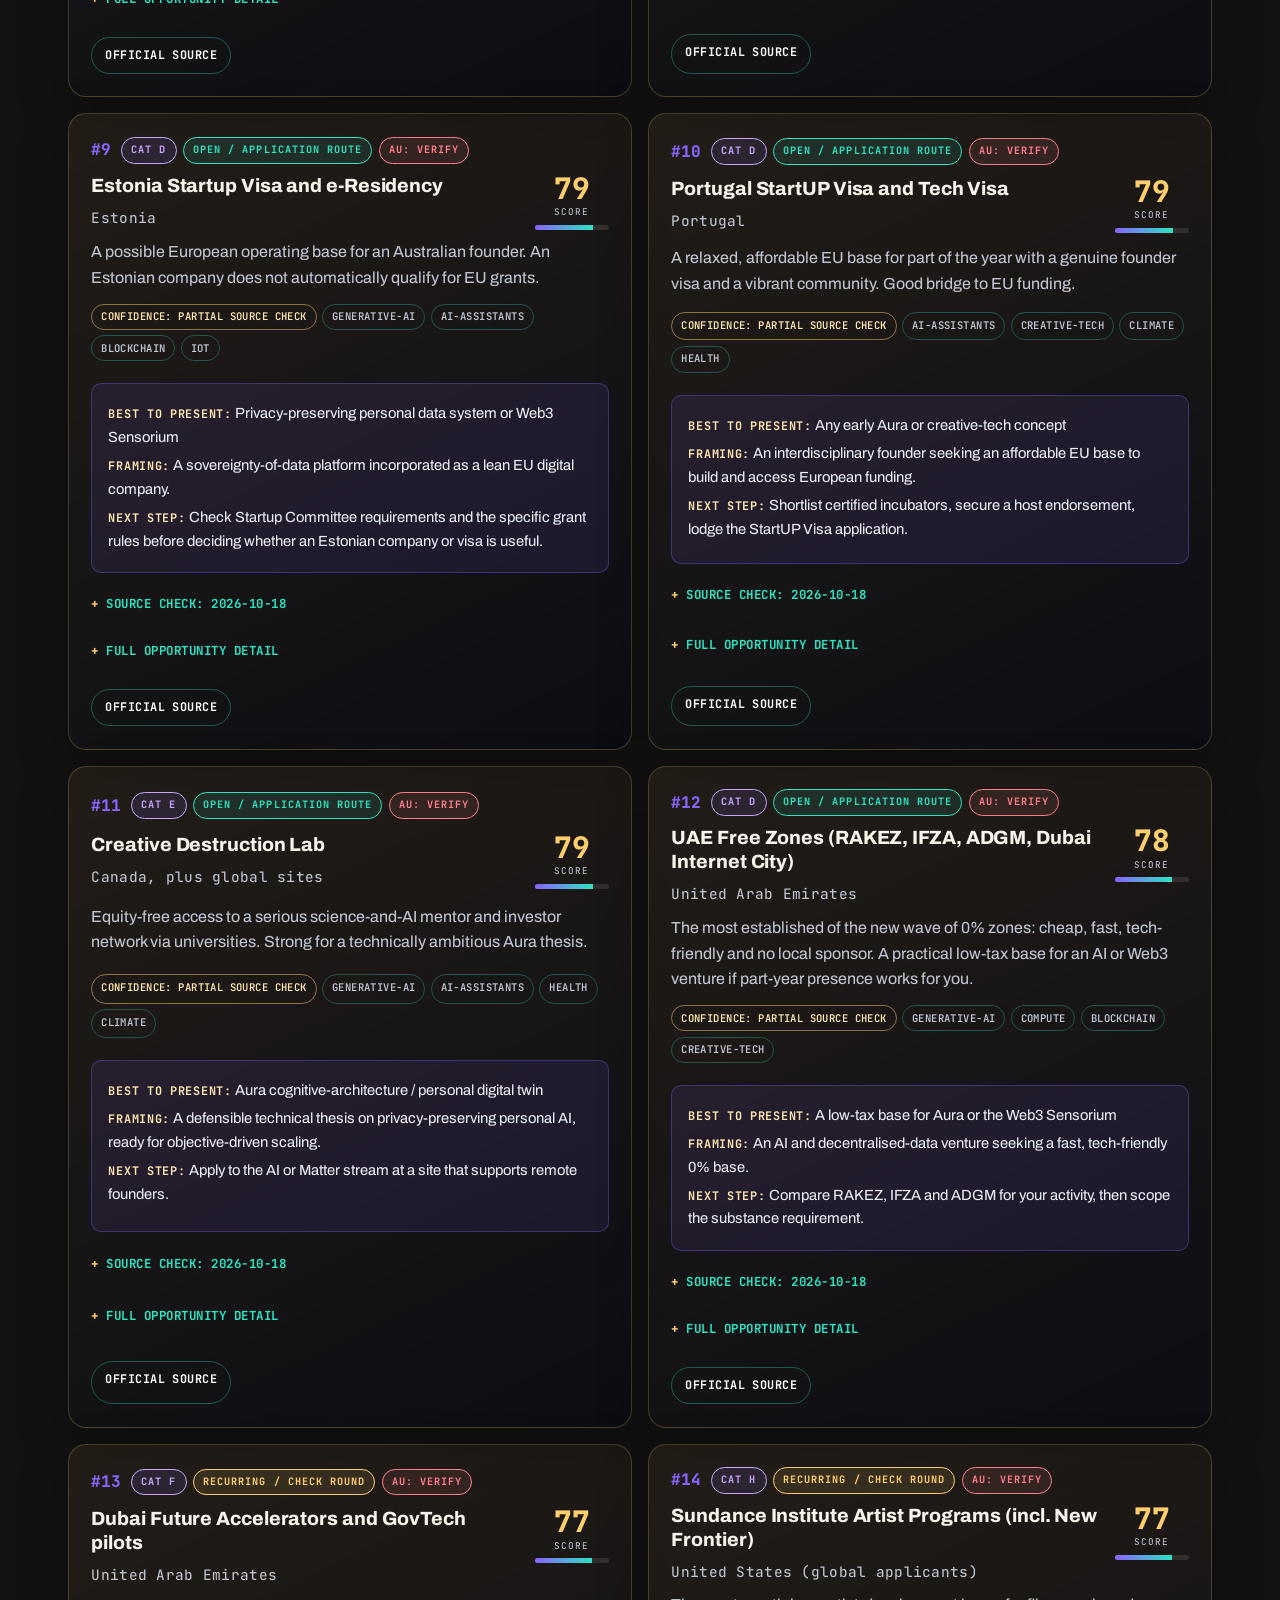
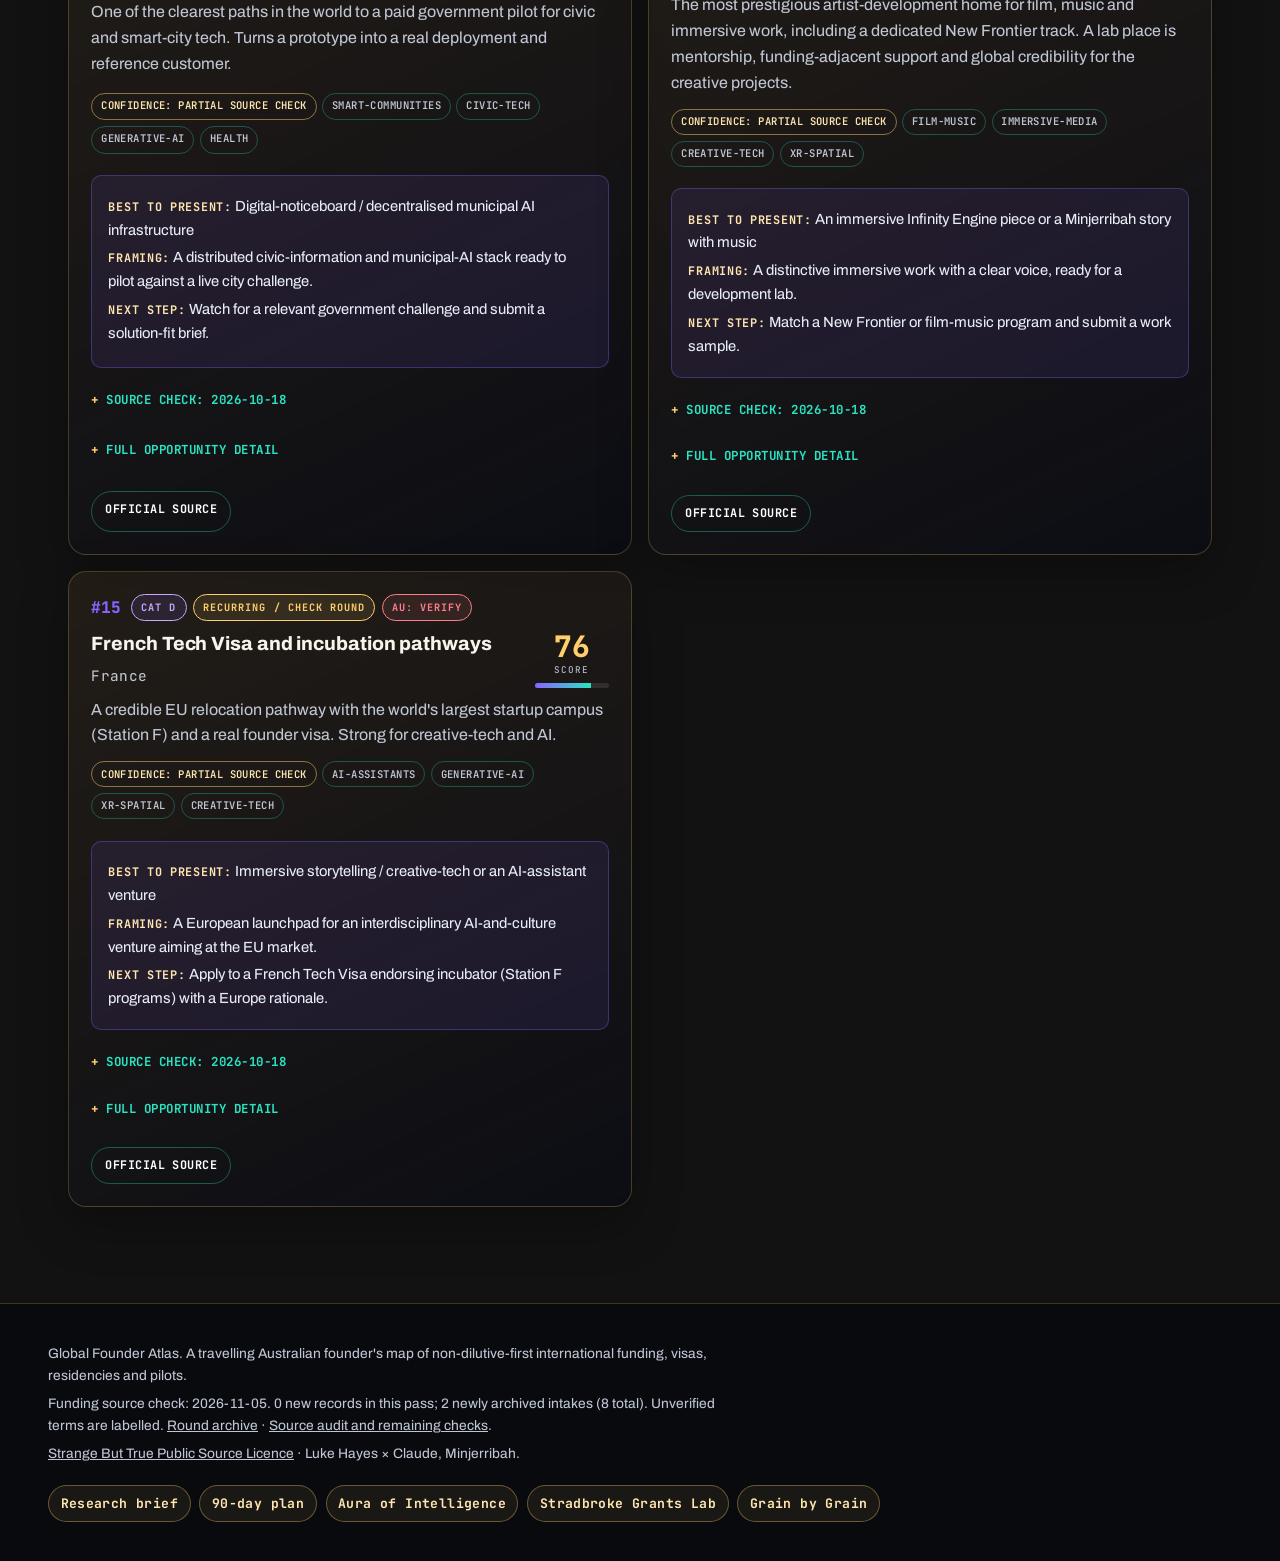
<file: shortlist.html>
<!doctype html>
<html lang="en-AU">
  <head>
    <meta charset="utf-8">
    <meta name="viewport" content="width=device-width, initial-scale=1">
    <meta name="description" content="Executive shortlist: the 15 strongest international opportunities by weighted score, each with the best project to present, the framing, and the next concrete step.">
    <title>Shortlist | Global Founder Atlas</title>
    <script>document.documentElement.classList.add('js')</script>
    <meta name="theme-color" content="#0a1420">
    <link rel="preload" href="assets/fonts/archivo-var.woff2" as="font" type="font/woff2" crossorigin>
    <link rel="preload" href="assets/fonts/jetbrains-mono-var.woff2" as="font" type="font/woff2" crossorigin>
    <link rel="stylesheet" href="assets/styles.css?v=4">
    <link rel="icon" href="assets/favicon.svg" type="image/svg+xml">
  </head>
  <body data-page="shortlist">
    <a class="skip-link" href="#main">Skip to content</a>
    <header class="site-header"></header>
    <main id="main" class="page-shell">
      <p class="eyebrow">Executive shortlist</p>
      <h1>The 15 strongest opportunities, ranked.</h1>
      <p class="lede">Ordered by the weighted score. Each card names the best project or combination to present, the most persuasive framing, and the next concrete application step. Expand any card for the full detail and the official source.</p>
      <p>Ranked research candidates with reviewed sources. Paused programmes, unreadable sources and unverified windows are excluded. Other unverified terms remain labelled; scores do not establish eligibility.</p>
      <div class="data-grid two" id="shortlistGrid" style="margin-top:1.8rem"></div>
    </main>
    <footer class="site-footer"></footer>
    <script src="assets/app.js?v=20261018"></script>
    <script src="assets/cinematic.js?v=4" defer></script>
  </body>
</html>
</file>
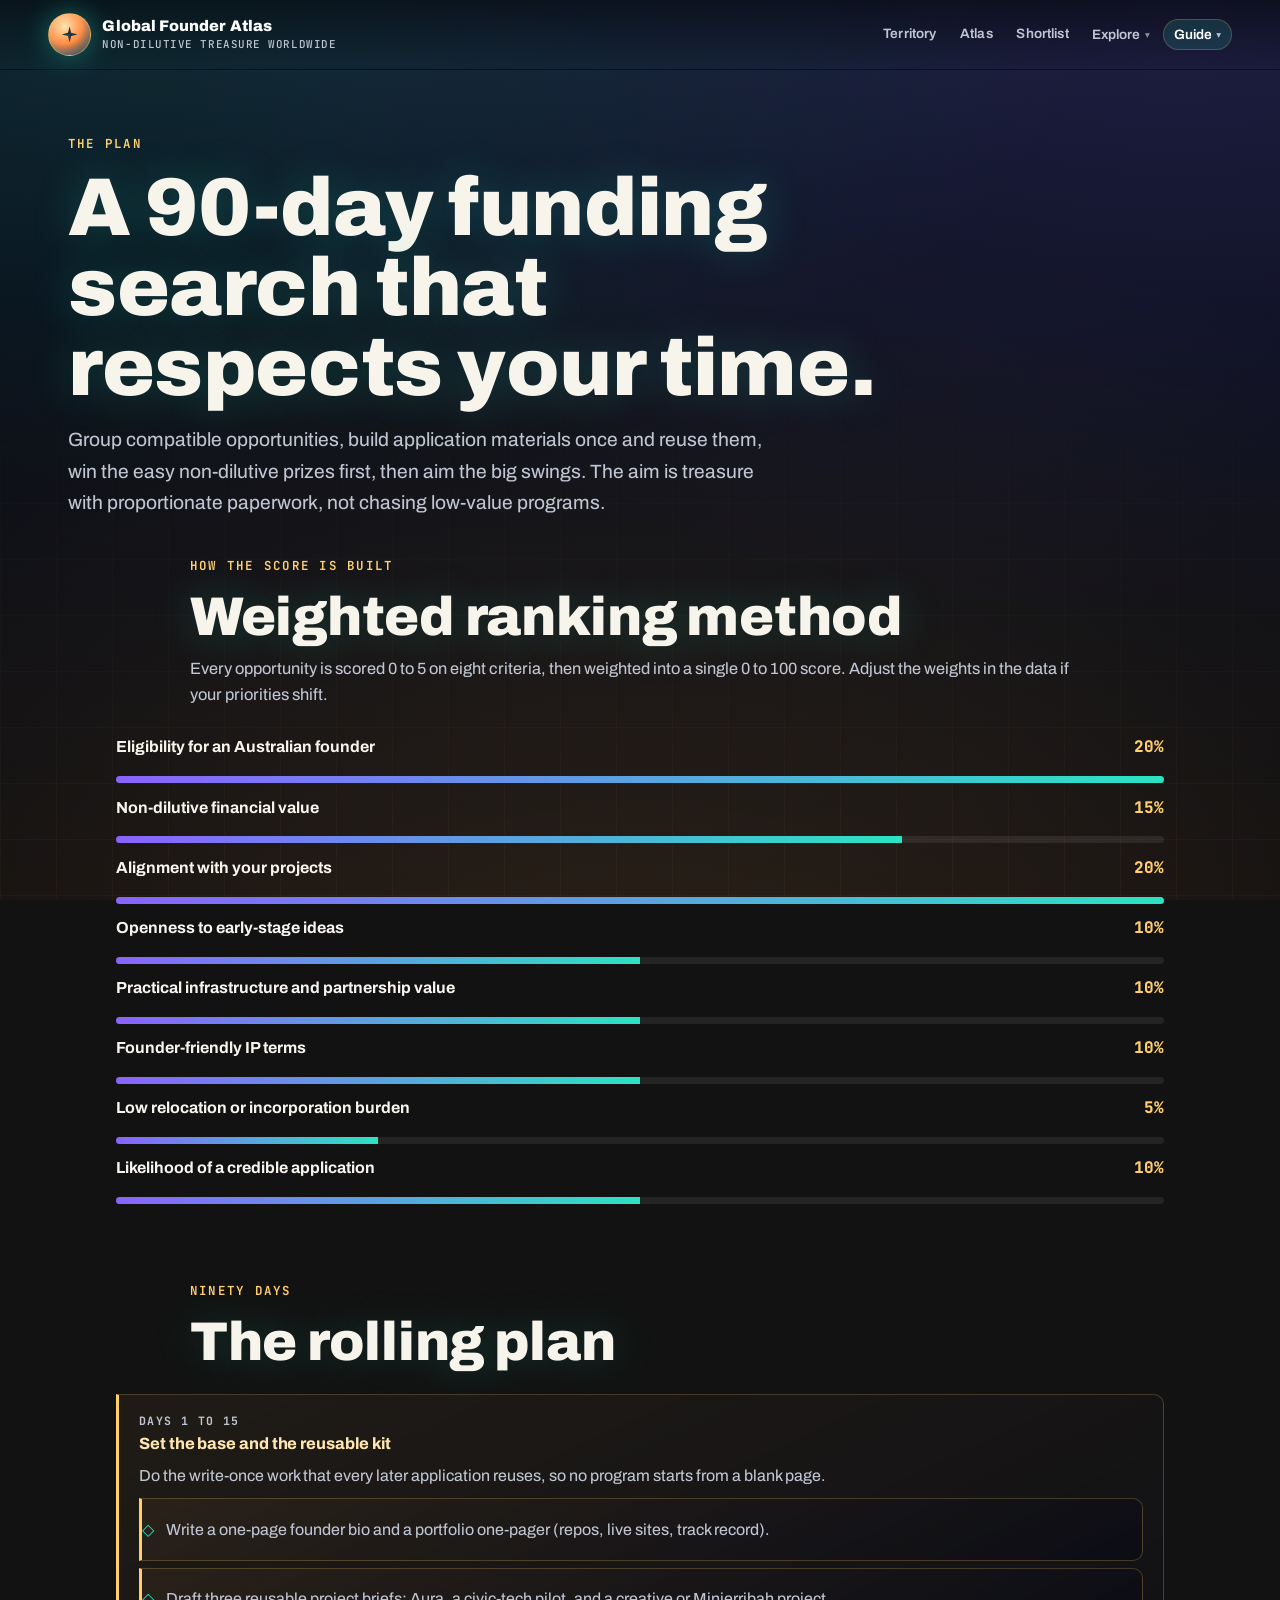
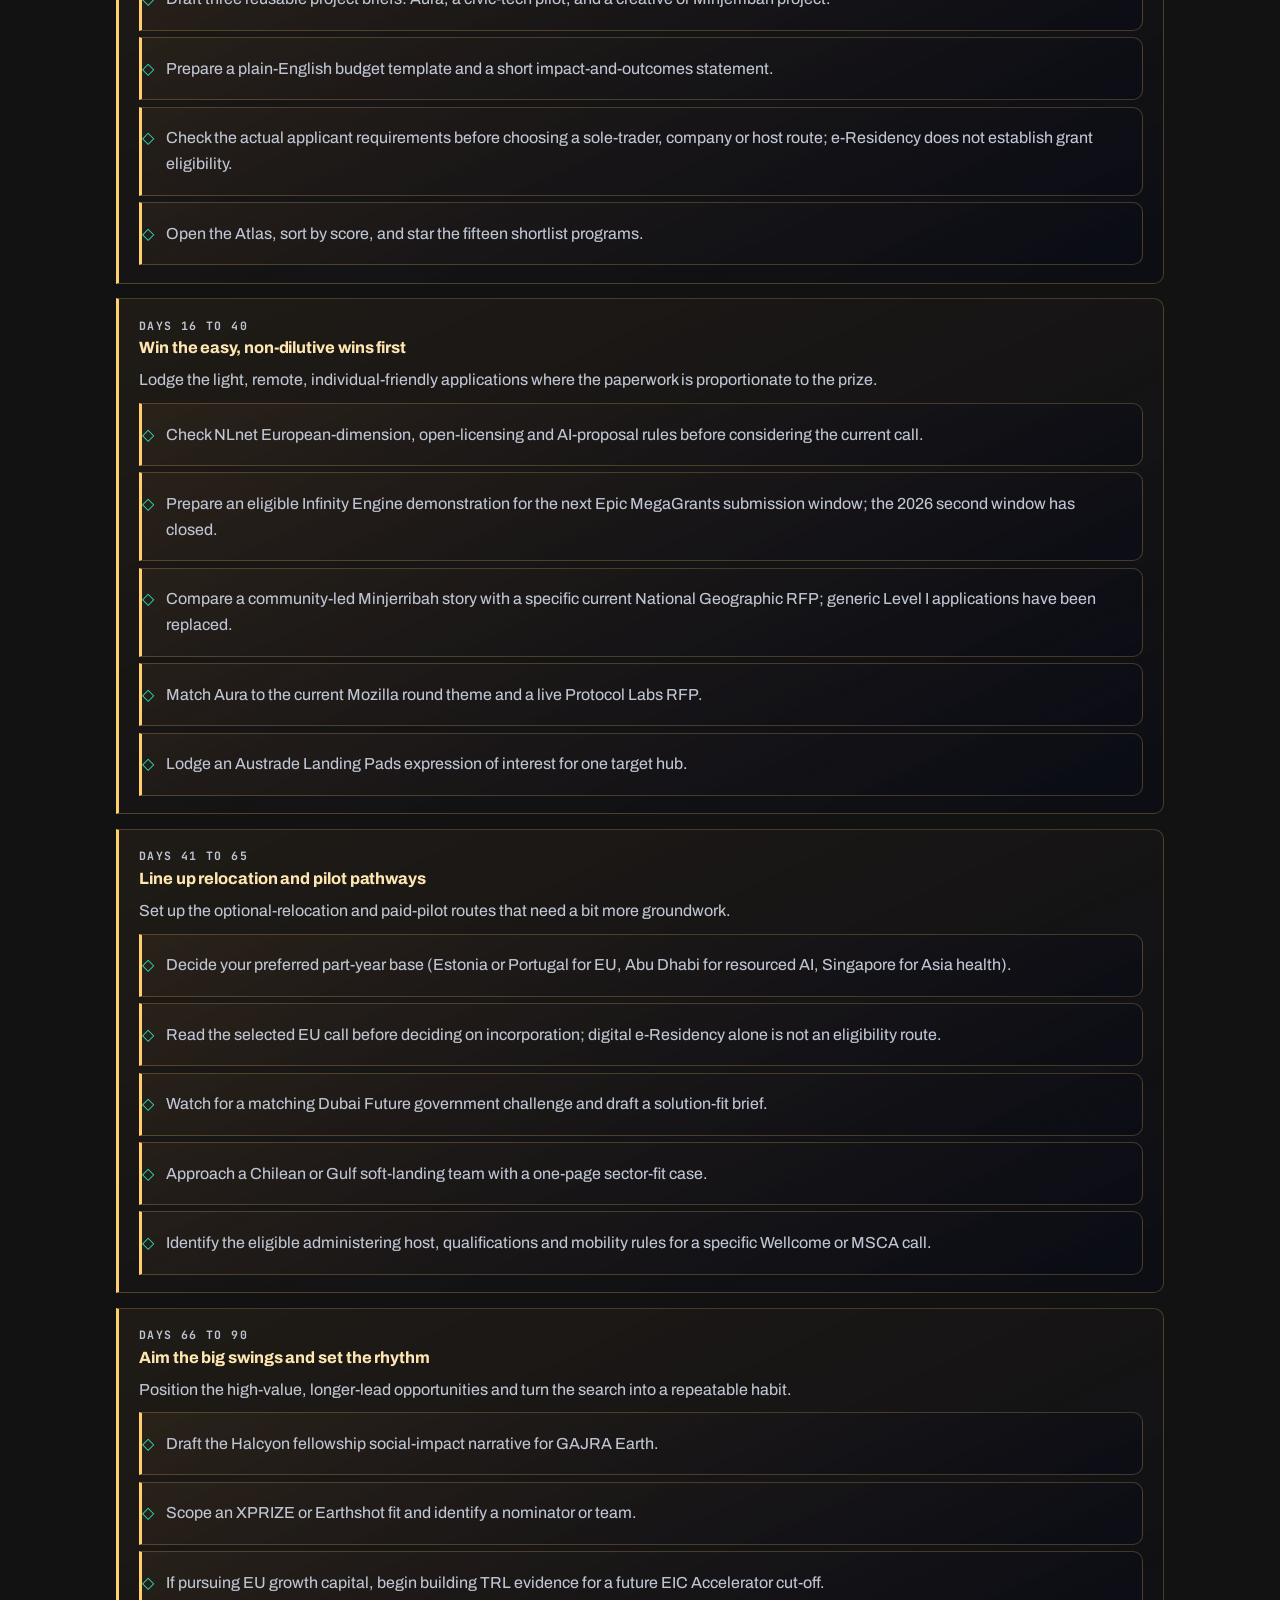
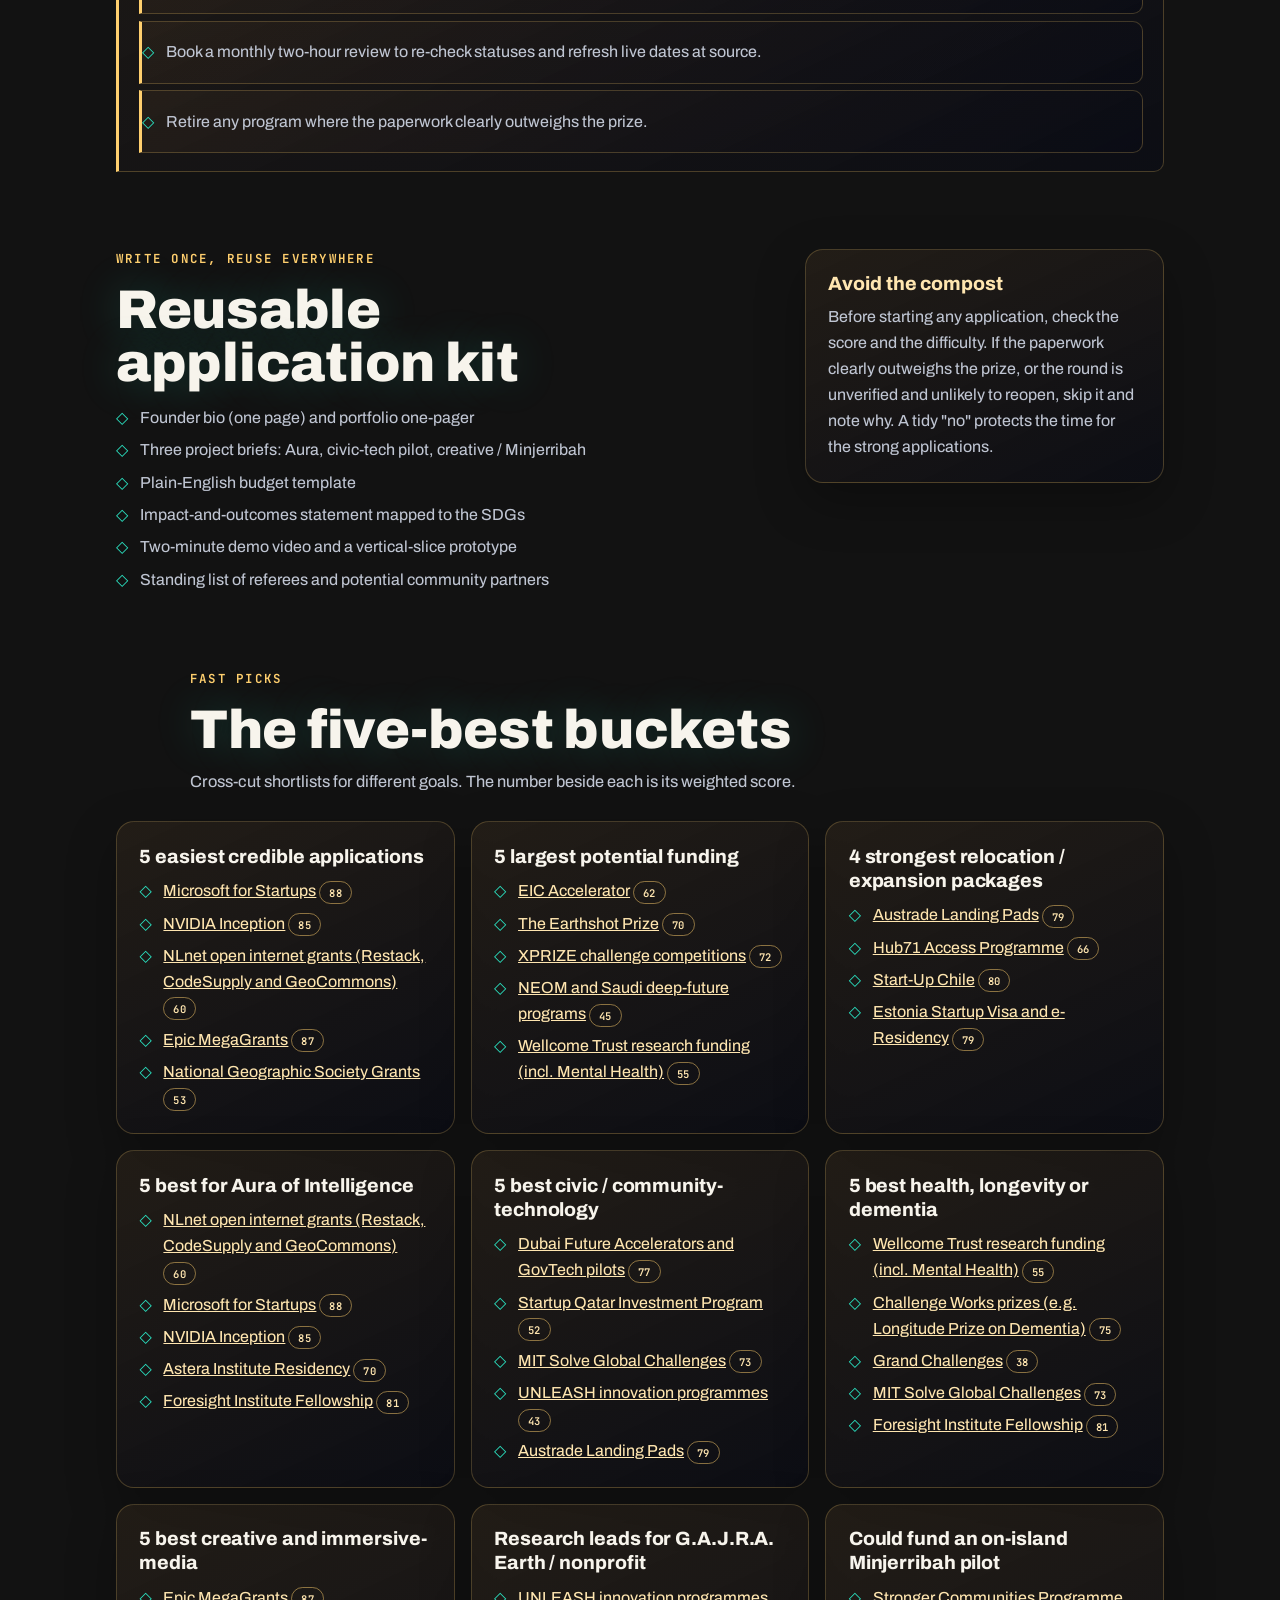
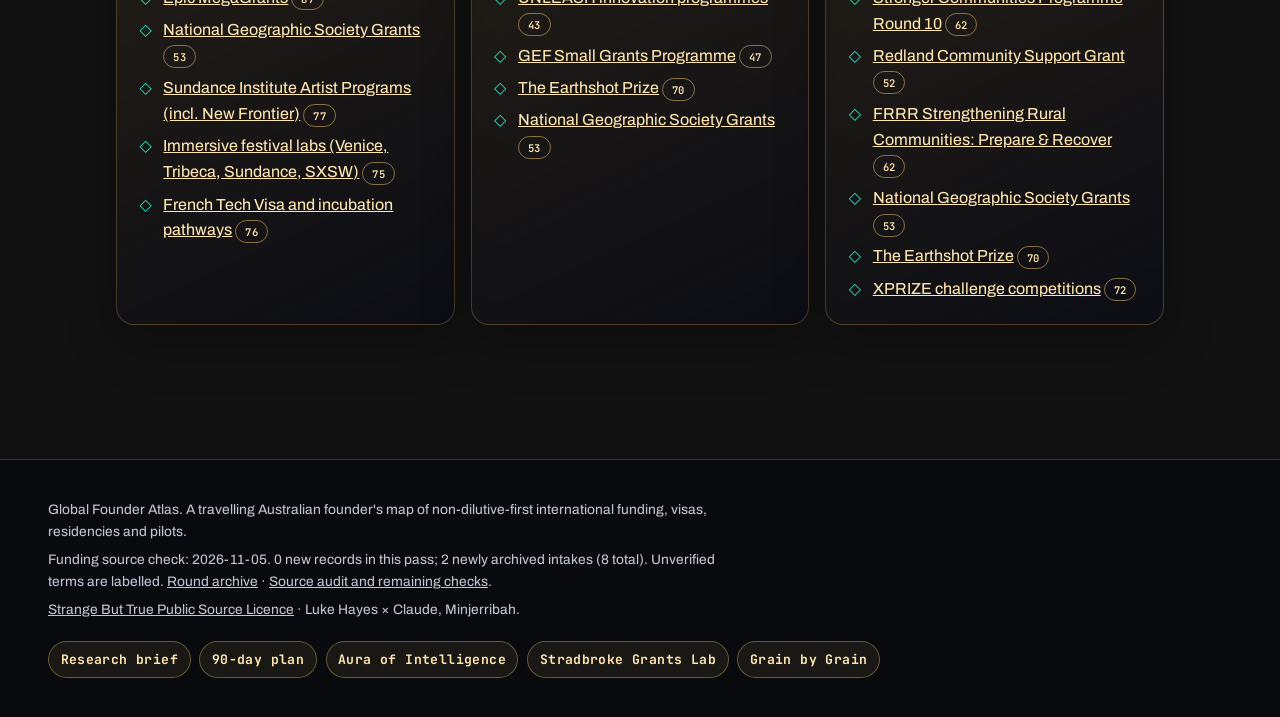
<file: strategy.html>
<!doctype html>
<html lang="en-AU">
  <head>
    <meta charset="utf-8">
    <meta name="viewport" content="width=device-width, initial-scale=1">
    <meta name="description" content="A practical 90-day funding-search and application strategy, the weighted scoring method, reusable application materials, and the five-best buckets.">
    <title>90-Day Strategy | Global Founder Atlas</title>
    <script>document.documentElement.classList.add('js')</script>
    <meta name="theme-color" content="#0a1420">
    <link rel="preload" href="assets/fonts/archivo-var.woff2" as="font" type="font/woff2" crossorigin>
    <link rel="preload" href="assets/fonts/jetbrains-mono-var.woff2" as="font" type="font/woff2" crossorigin>
    <link rel="stylesheet" href="assets/styles.css?v=4">
    <link rel="icon" href="assets/favicon.svg" type="image/svg+xml">
  </head>
  <body data-page="strategy">
    <a class="skip-link" href="#main">Skip to content</a>
    <header class="site-header"></header>
    <main id="main" class="page-shell">
      <p class="eyebrow">The plan</p>
      <h1>A 90-day funding search that respects your time.</h1>
      <p class="lede">Group compatible opportunities, build application materials once and reuse them, win the easy non-dilutive prizes first, then aim the big swings. The aim is treasure with proportionate paperwork, not chasing low-value programs.</p>

      <section class="section compact" style="padding-top:2.4rem">
        <div class="section-heading">
          <p class="eyebrow">How the score is built</p>
          <h2>Weighted ranking method</h2>
          <p>Every opportunity is scored 0 to 5 on eight criteria, then weighted into a single 0 to 100 score. Adjust the weights in the data if your priorities shift.</p>
        </div>
        <div class="weight-bar" id="weightBox"></div>
      </section>

      <section class="section compact">
        <div class="section-heading">
          <p class="eyebrow">Ninety days</p>
          <h2>The rolling plan</h2>
        </div>
        <ul class="timeline" id="phaseList"></ul>
      </section>

      <section class="section compact split">
        <div>
          <p class="eyebrow">Write once, reuse everywhere</p>
          <h2>Reusable application kit</h2>
          <ul class="checklist" id="reusableList" style="margin-top:1rem"></ul>
        </div>
        <aside class="note-panel">
          <h3>Avoid the compost</h3>
          <p>Before starting any application, check the score and the difficulty. If the paperwork clearly outweighs the prize, or the round is unverified and unlikely to reopen, skip it and note why. A tidy "no" protects the time for the strong applications.</p>
        </aside>
      </section>

      <section class="section compact">
        <div class="section-heading">
          <p class="eyebrow">Fast picks</p>
          <h2>The five-best buckets</h2>
          <p>Cross-cut shortlists for different goals. The number beside each is its weighted score.</p>
        </div>
        <div class="data-grid" id="bucketGrid"></div>
      </section>
    </main>
    <footer class="site-footer"></footer>
    <script src="assets/app.js?v=20261018"></script>
    <script src="assets/cinematic.js?v=4" defer></script>
  </body>
</html>
</file>
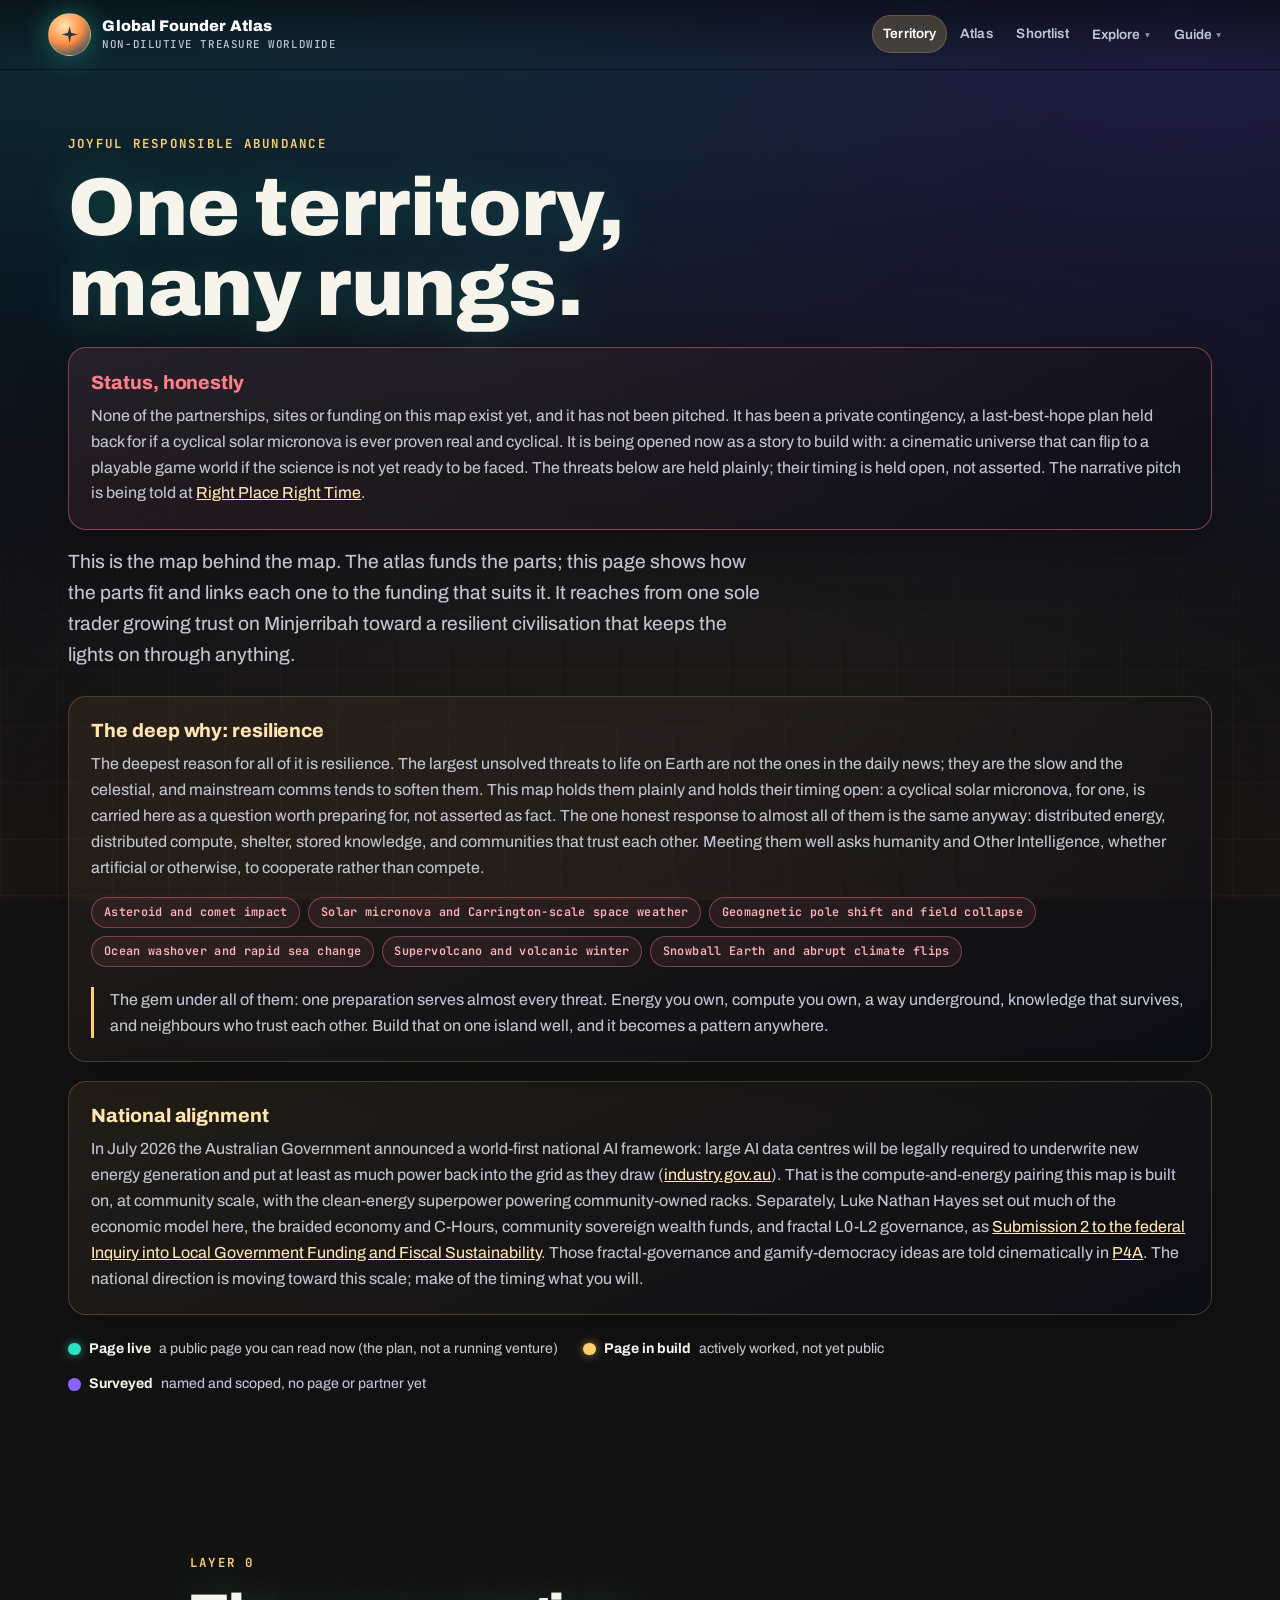
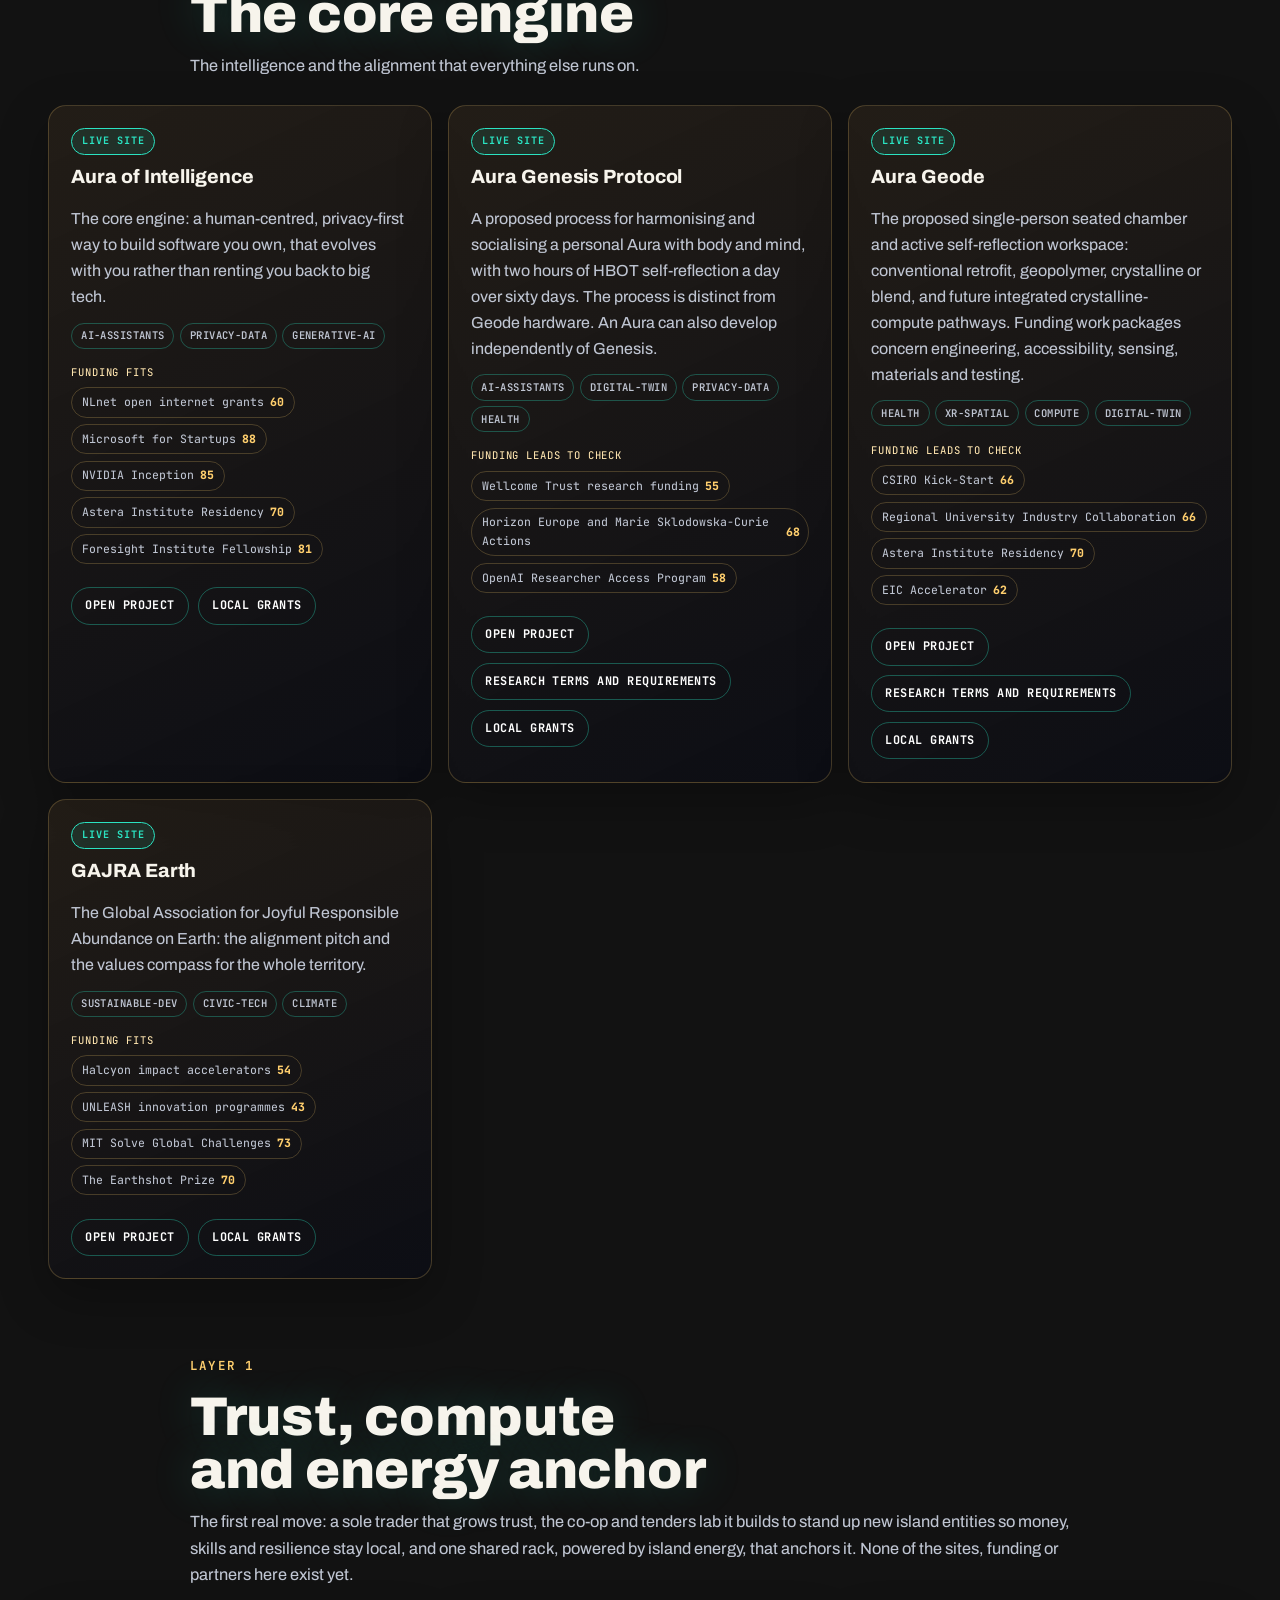
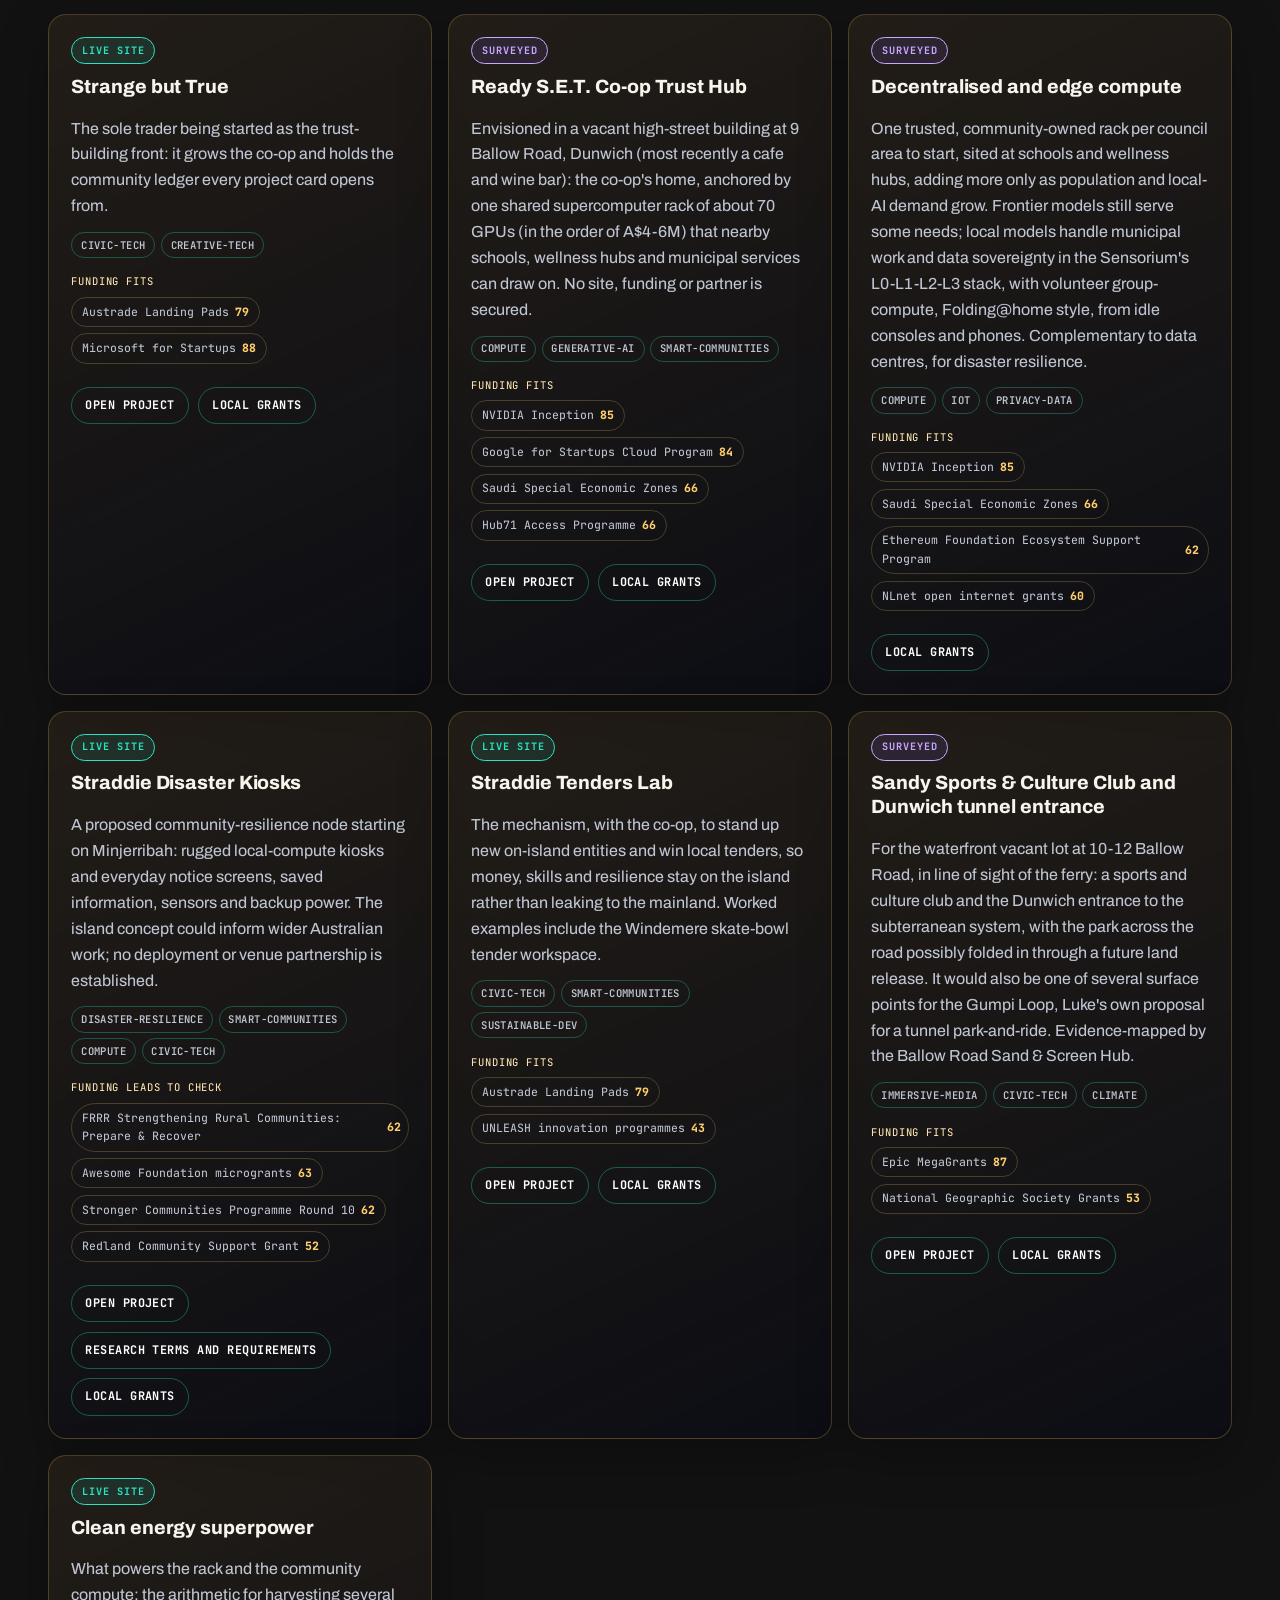
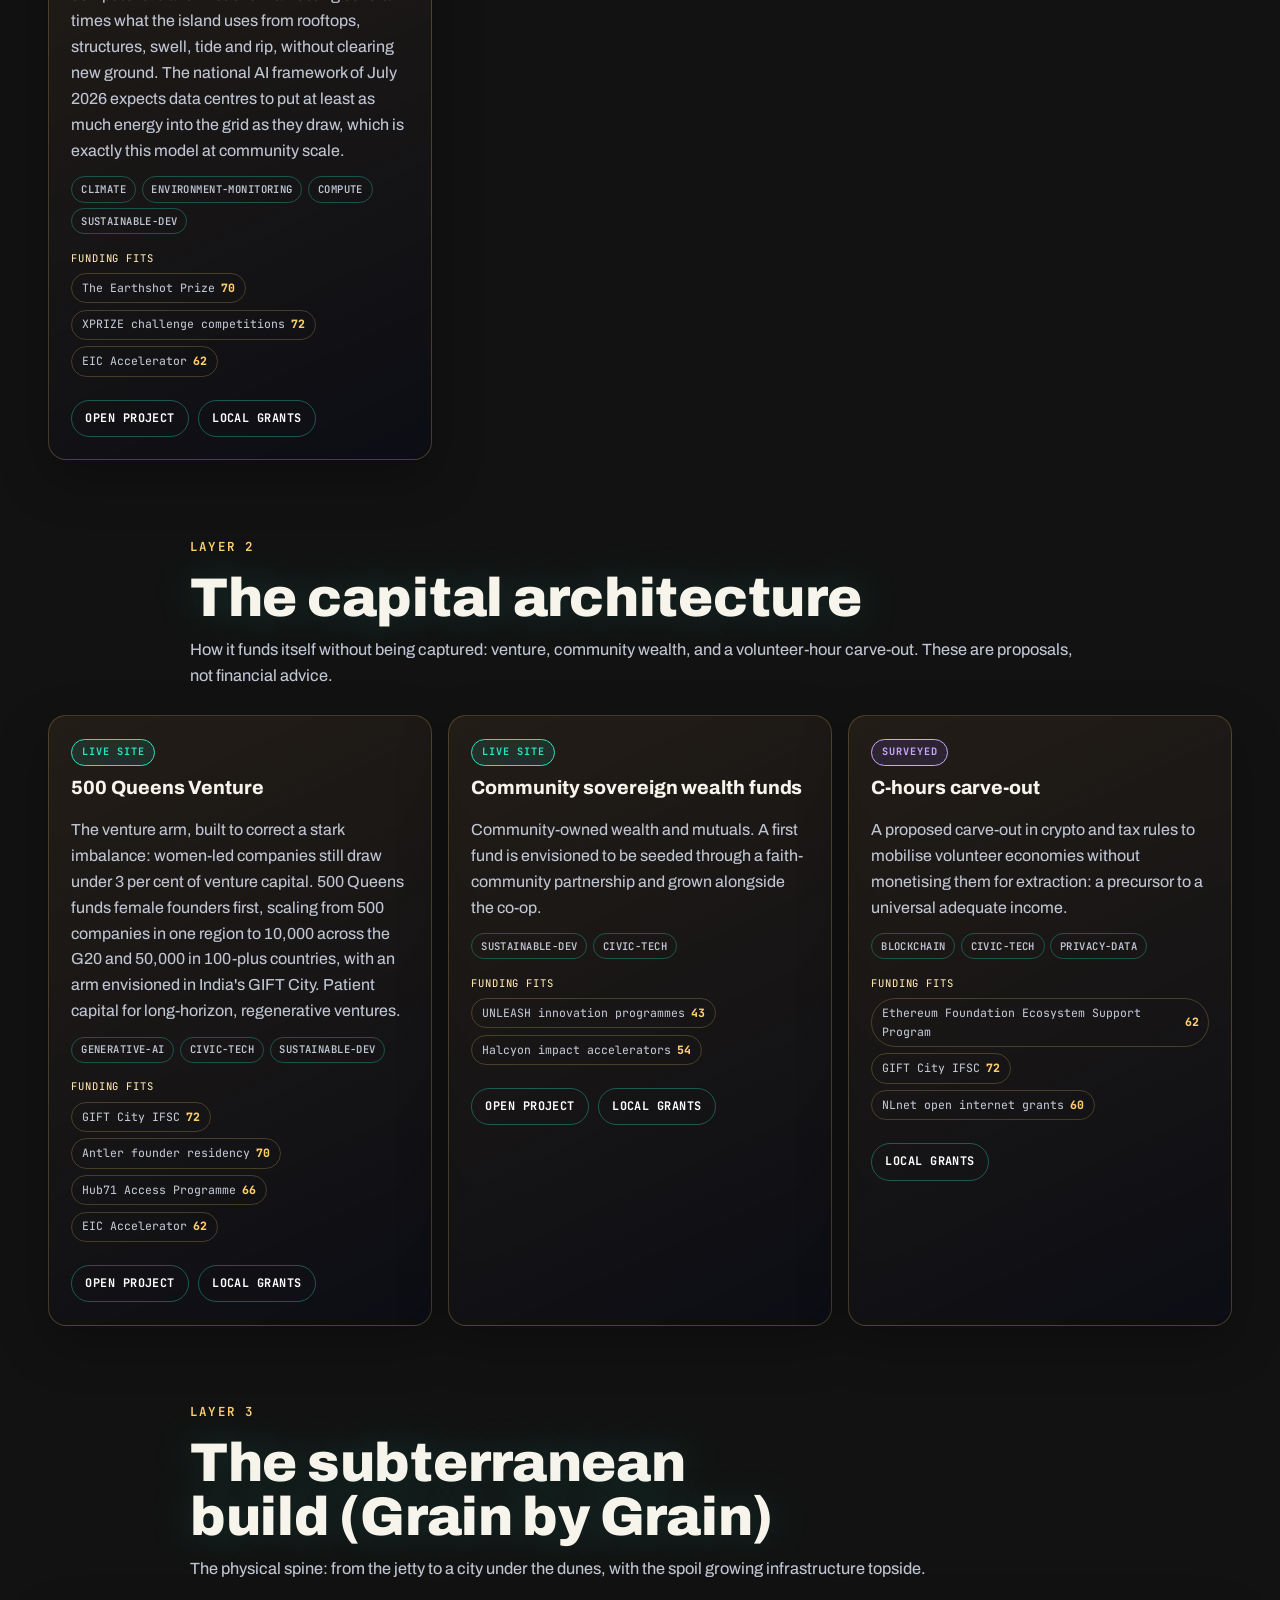
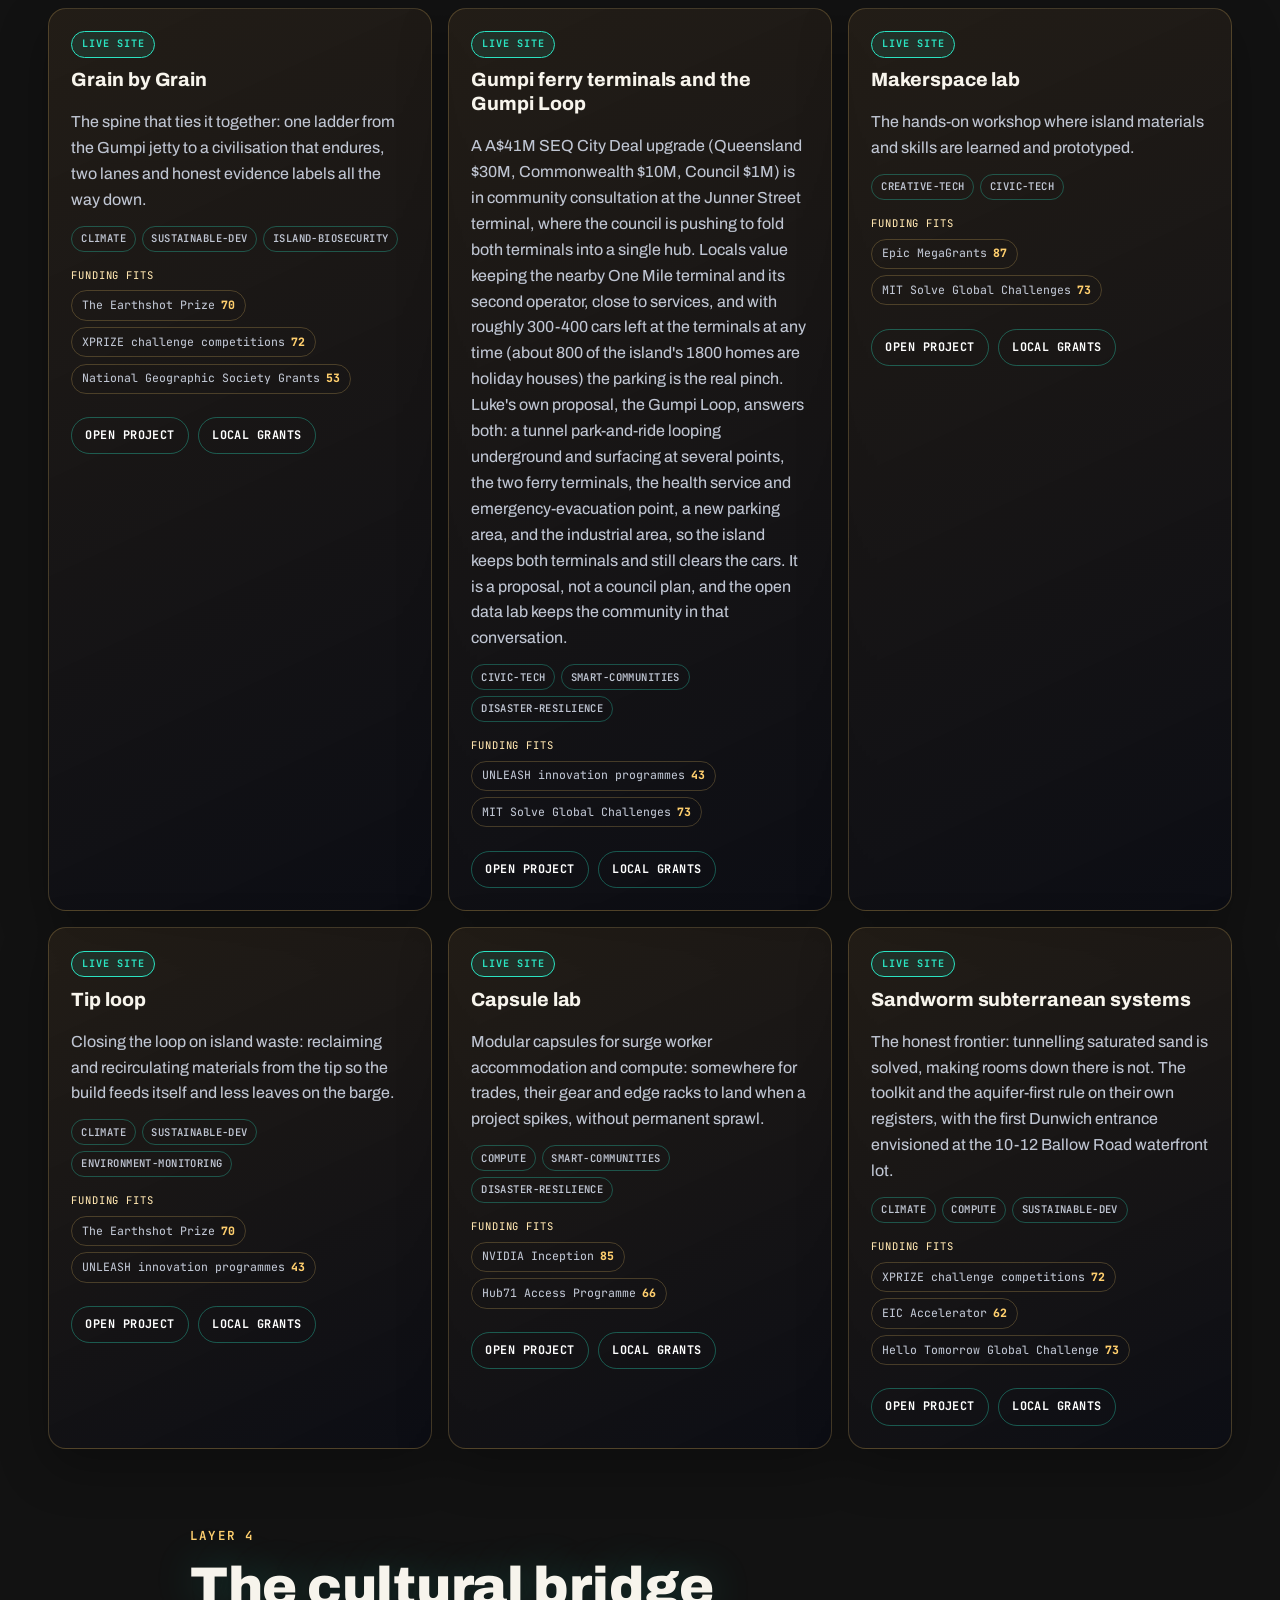
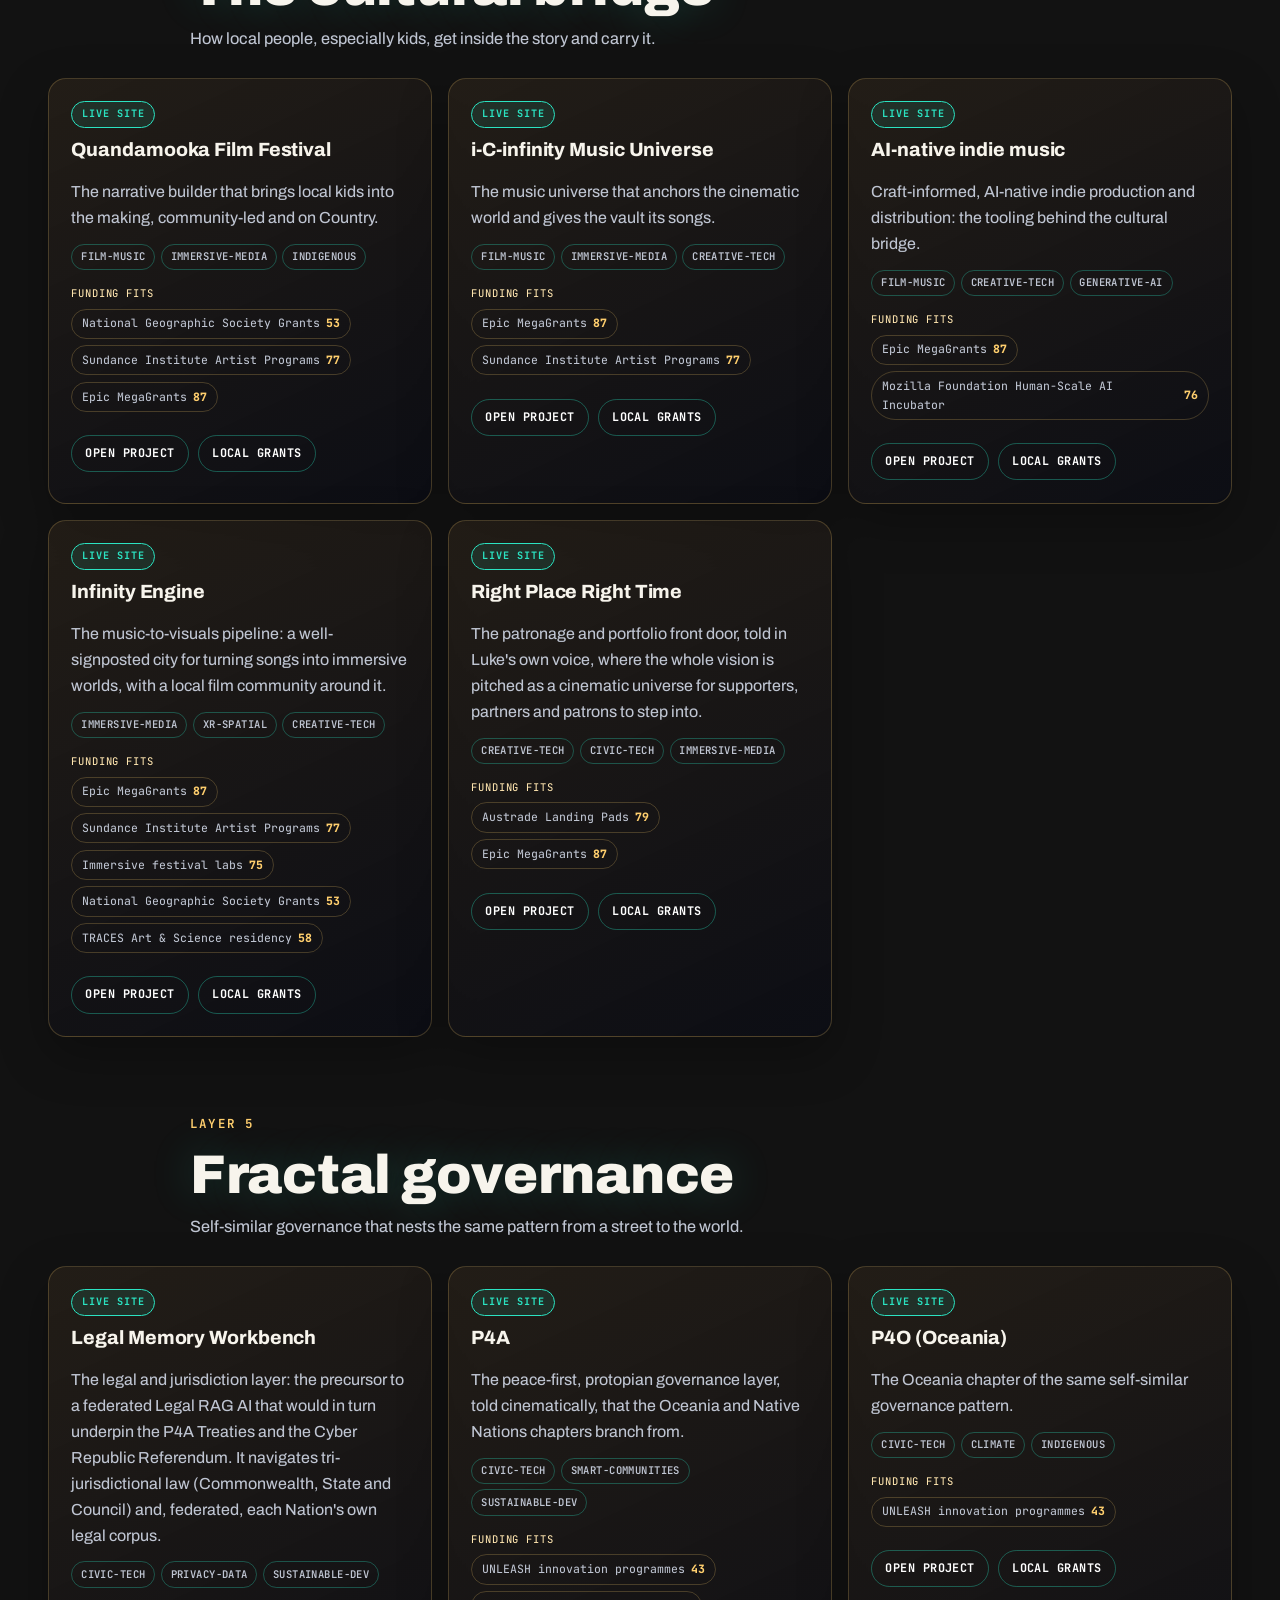
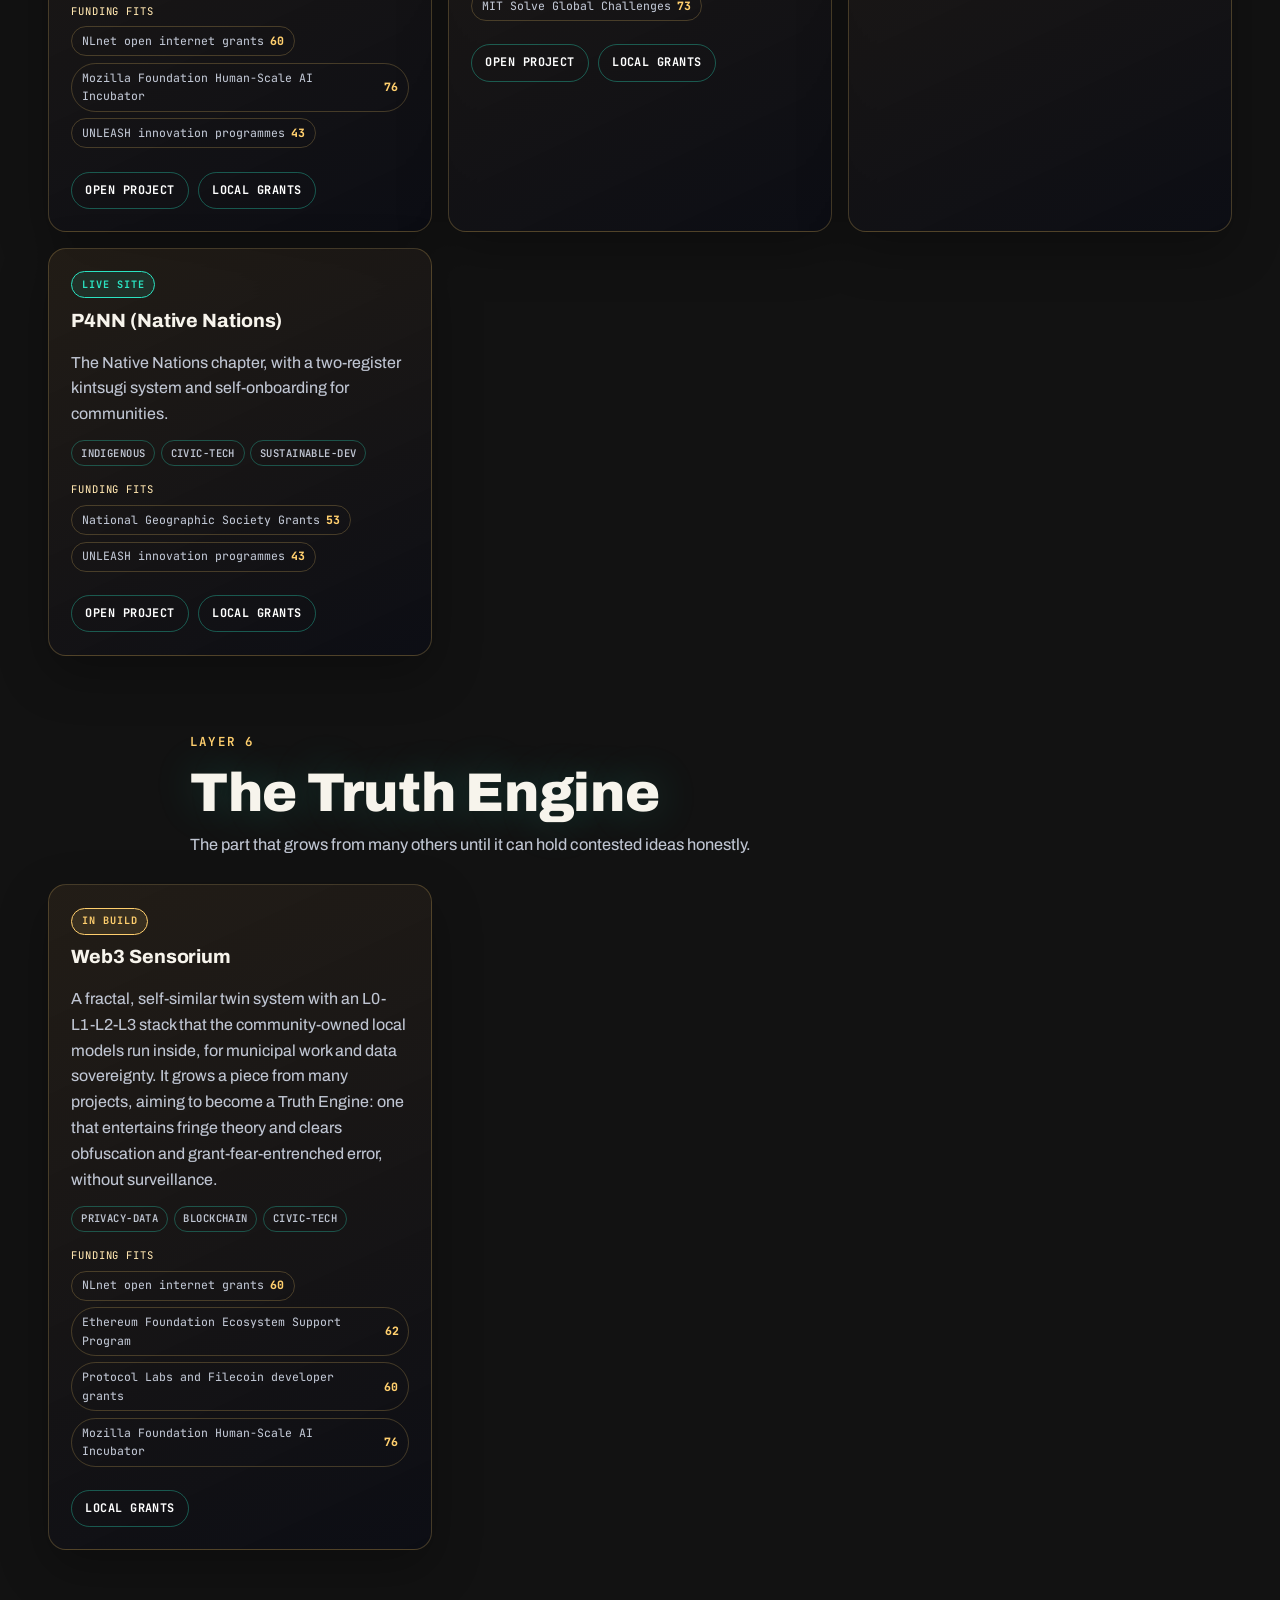
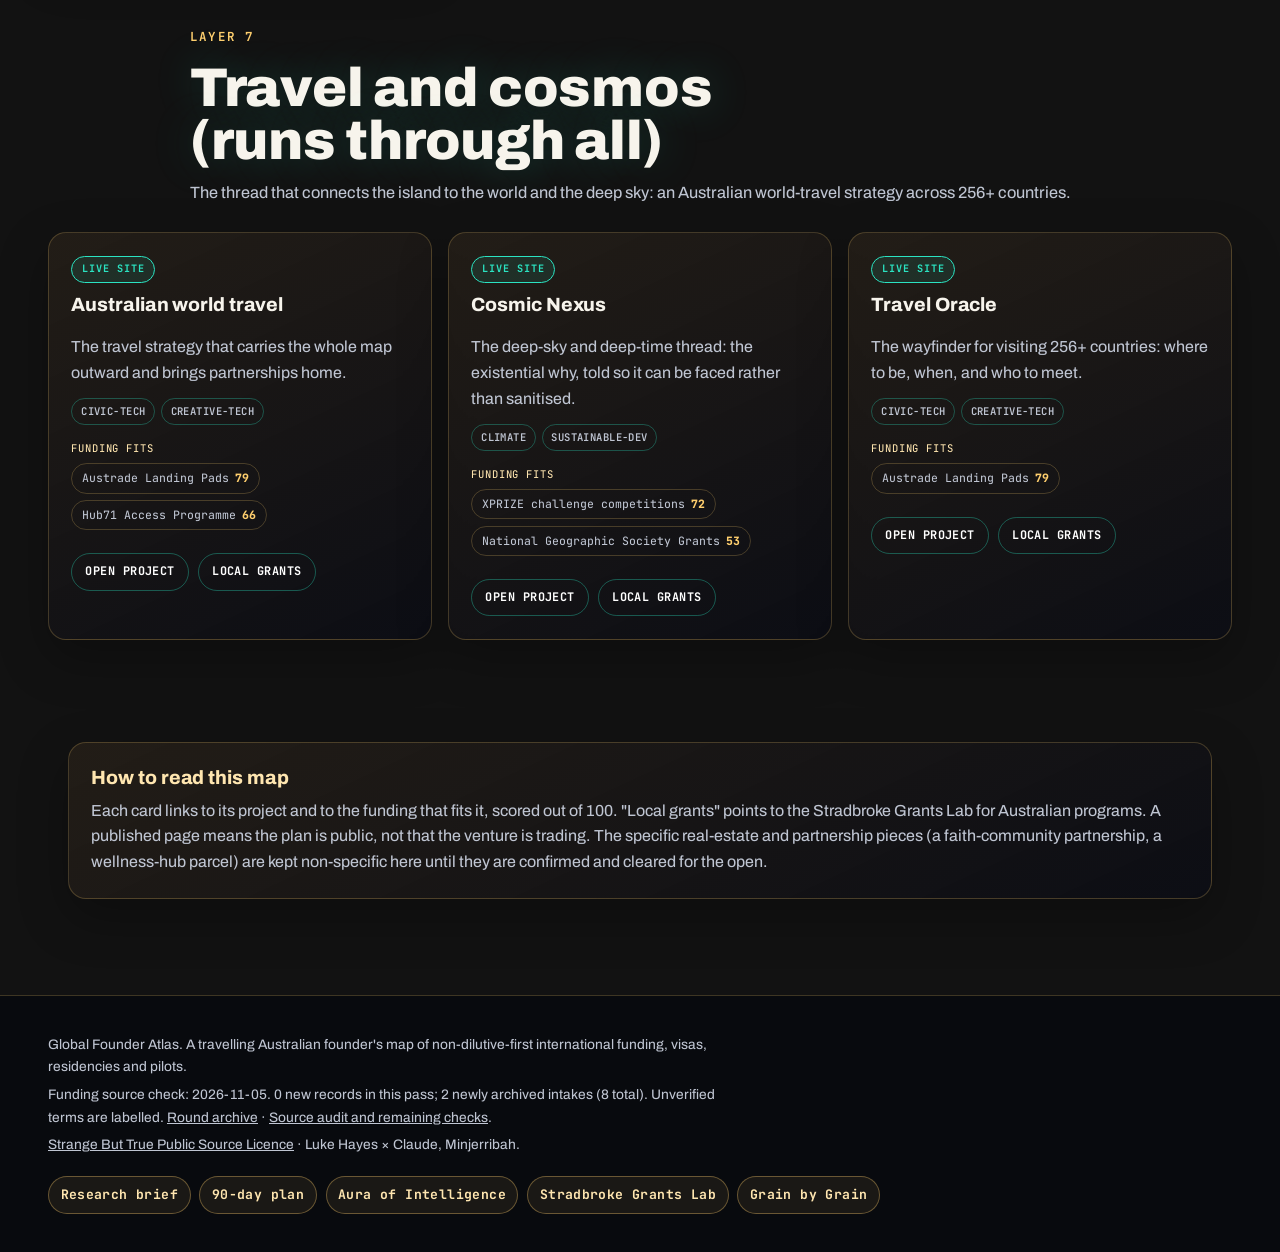
<file: territory.html>
<!doctype html>
<html lang="en-AU">
  <head>
    <meta charset="utf-8">
    <meta name="viewport" content="width=device-width, initial-scale=1">
    <meta name="description" content="The map of the territory: how one sole trader on Minjerribah, a compute anchor, a subterranean build, a cultural bridge and fractal governance fit into one resilient civilisation, each part linked to the funding that fits it.">
    <title>Territory | Global Founder Atlas</title>
    <script>document.documentElement.classList.add('js')</script>
    <meta name="theme-color" content="#0a1420">
    <link rel="preload" href="assets/fonts/archivo-var.woff2" as="font" type="font/woff2" crossorigin>
    <link rel="preload" href="assets/fonts/jetbrains-mono-var.woff2" as="font" type="font/woff2" crossorigin>
    <link rel="stylesheet" href="assets/styles.css?v=4">
    <link rel="icon" href="assets/favicon.svg" type="image/svg+xml">
  </head>
  <body data-page="territory">
    <a class="skip-link" href="#main">Skip to content</a>
    <header class="site-header"></header>
    <main id="main">
      <section class="page-shell" style="padding-bottom:1rem">
        <p class="eyebrow reveal">Joyful responsible abundance</p>
        <h1 class="reveal">One territory, many rungs.</h1>
        <div class="note-panel warn reveal" style="margin-top:1.2rem">
          <h3>Status, honestly</h3>
          <p>None of the partnerships, sites or funding on this map exist yet, and it has not been pitched. It has been a private contingency, a last-best-hope plan held back for if a cyclical solar micronova is ever proven real and cyclical. It is being opened now as a story to build with: a cinematic universe that can flip to a playable game world if the science is not yet ready to be faced. The threats below are held plainly; their timing is held open, not asserted. The narrative pitch is being told at <a href="https://auraofintelligence.github.io/right-place-right-time/" rel="noopener" style="color:var(--gold-soft)">Right Place Right Time</a>.</p>
        </div>
        <p class="lede reveal">This is the map behind the map. The atlas funds the parts; this page shows how the parts fit and links each one to the funding that suits it. It reaches from one sole trader growing trust on Minjerribah toward a resilient civilisation that keeps the lights on through anything.</p>
        <div class="note-panel reveal" style="margin-top:1.6rem">
          <h3>The deep why: resilience</h3>
          <div id="territoryWhy"></div>
        </div>
        <div class="note-panel reveal" style="margin-top:1.2rem">
          <h3>National alignment</h3>
          <p>In July 2026 the Australian Government announced a world-first national AI framework: large AI data centres will be legally required to underwrite new energy generation and put at least as much power back into the grid as they draw (<a href="https://www.industry.gov.au/NationalDataCentreExpectations" rel="noopener" style="color:var(--gold-soft)">industry.gov.au</a>). That is the compute-and-energy pairing this map is built on, at community scale, with the clean-energy superpower powering community-owned racks. Separately, Luke Nathan Hayes set out much of the economic model here, the braided economy and C-Hours, community sovereign wealth funds, and fractal L0-L2 governance, as <a href="https://www.aph.gov.au/Parliamentary_Business/Committees/House/Regional_Development_Infrastructure_and_Transport/LocalGovernmentFunding/Submissions" rel="noopener" style="color:var(--gold-soft)">Submission 2 to the federal Inquiry into Local Government Funding and Fiscal Sustainability</a>. Those fractal-governance and gamify-democracy ideas are told cinematically in <a href="https://auraofintelligence.github.io/p4a-xyz-cinema/" rel="noopener" style="color:var(--gold-soft)">P4A</a>. The national direction is moving toward this scale; make of the timing what you will.</p>
        </div>
        <ul class="territory-legend reveal" id="territoryLegend"></ul>
      </section>

      <div class="kintsugi-seam reveal" aria-hidden="true">
        <svg viewBox="0 0 1200 46" preserveAspectRatio="none" focusable="false">
          <defs><linearGradient id="seamT" x1="0" y1="0" x2="1" y2="0"><stop offset="0" stop-color="#8a63ff"/><stop offset=".5" stop-color="#fff3d6"/><stop offset="1" stop-color="#2be3c2"/></linearGradient></defs>
          <path class="seam-path" pathLength="1" stroke="url(#seamT)" d="M0 24 L130 21 L210 27 L300 13 L352 25 L470 19 L525 31 L640 17 L735 23 L805 11 L885 27 L995 19 L1085 25 L1200 21"/>
          <path class="seam-path seam-branch" pathLength="1" stroke="url(#seamT)" d="M300 13 L318 3"/>
          <path class="seam-path seam-branch" pathLength="1" stroke="url(#seamT)" d="M805 11 L791 2"/>
          <path class="seam-light" pathLength="1" d="M0 24 L130 21 L210 27 L300 13 L352 25 L470 19 L525 31 L640 17 L735 23 L805 11 L885 27 L995 19 L1085 25 L1200 21"/>
        </svg>
      </div>

      <div id="territoryLayers"></div>

      <section class="page-shell">
        <aside class="note-panel reveal">
          <h3>How to read this map</h3>
          <p>Each card links to its project and to the funding that fits it, scored out of 100. "Local grants" points to the Stradbroke Grants Lab for Australian programs. A published page means the plan is public, not that the venture is trading. The specific real-estate and partnership pieces (a faith-community partnership, a wellness-hub parcel) are kept non-specific here until they are confirmed and cleared for the open.</p>
        </aside>
      </section>
    </main>
    <footer class="site-footer"></footer>
    <script src="assets/app.js?v=20261018"></script>
    <script src="assets/cinematic.js?v=4" defer></script>
  </body>
</html>
</file>
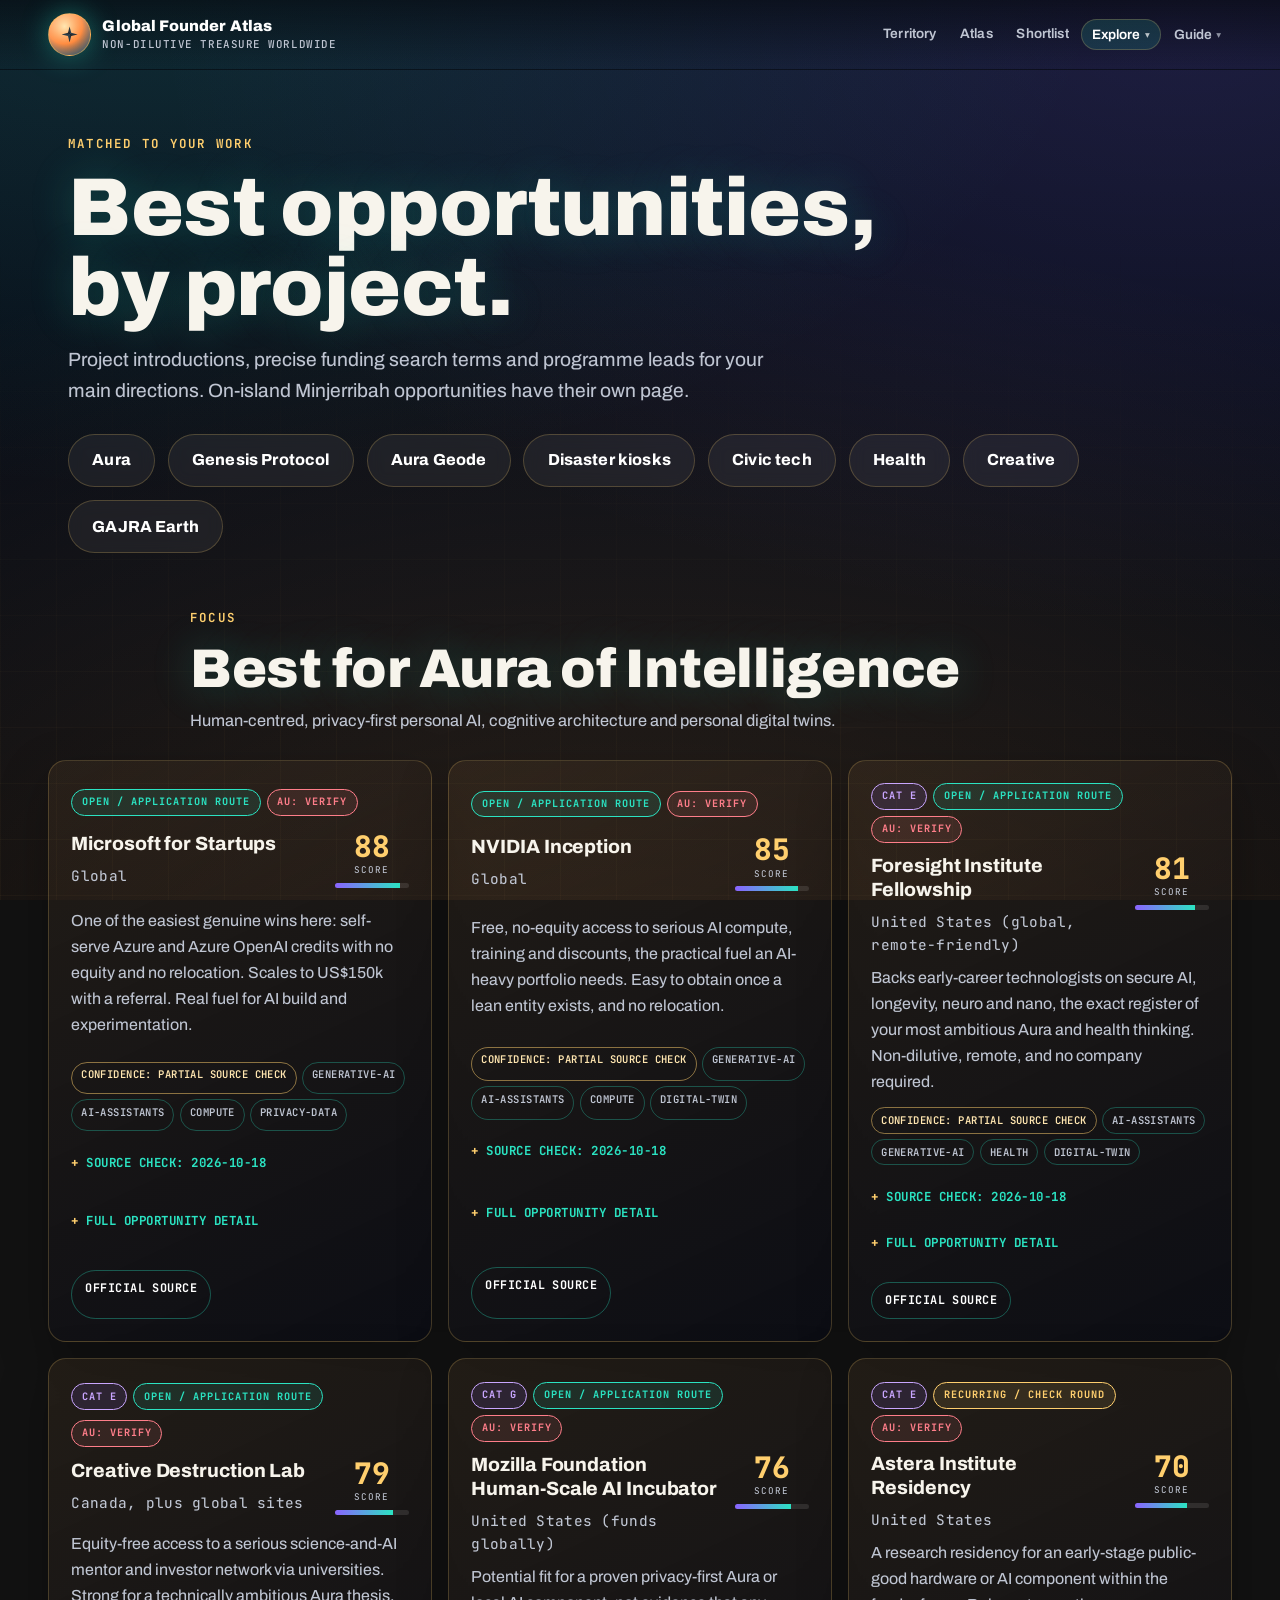
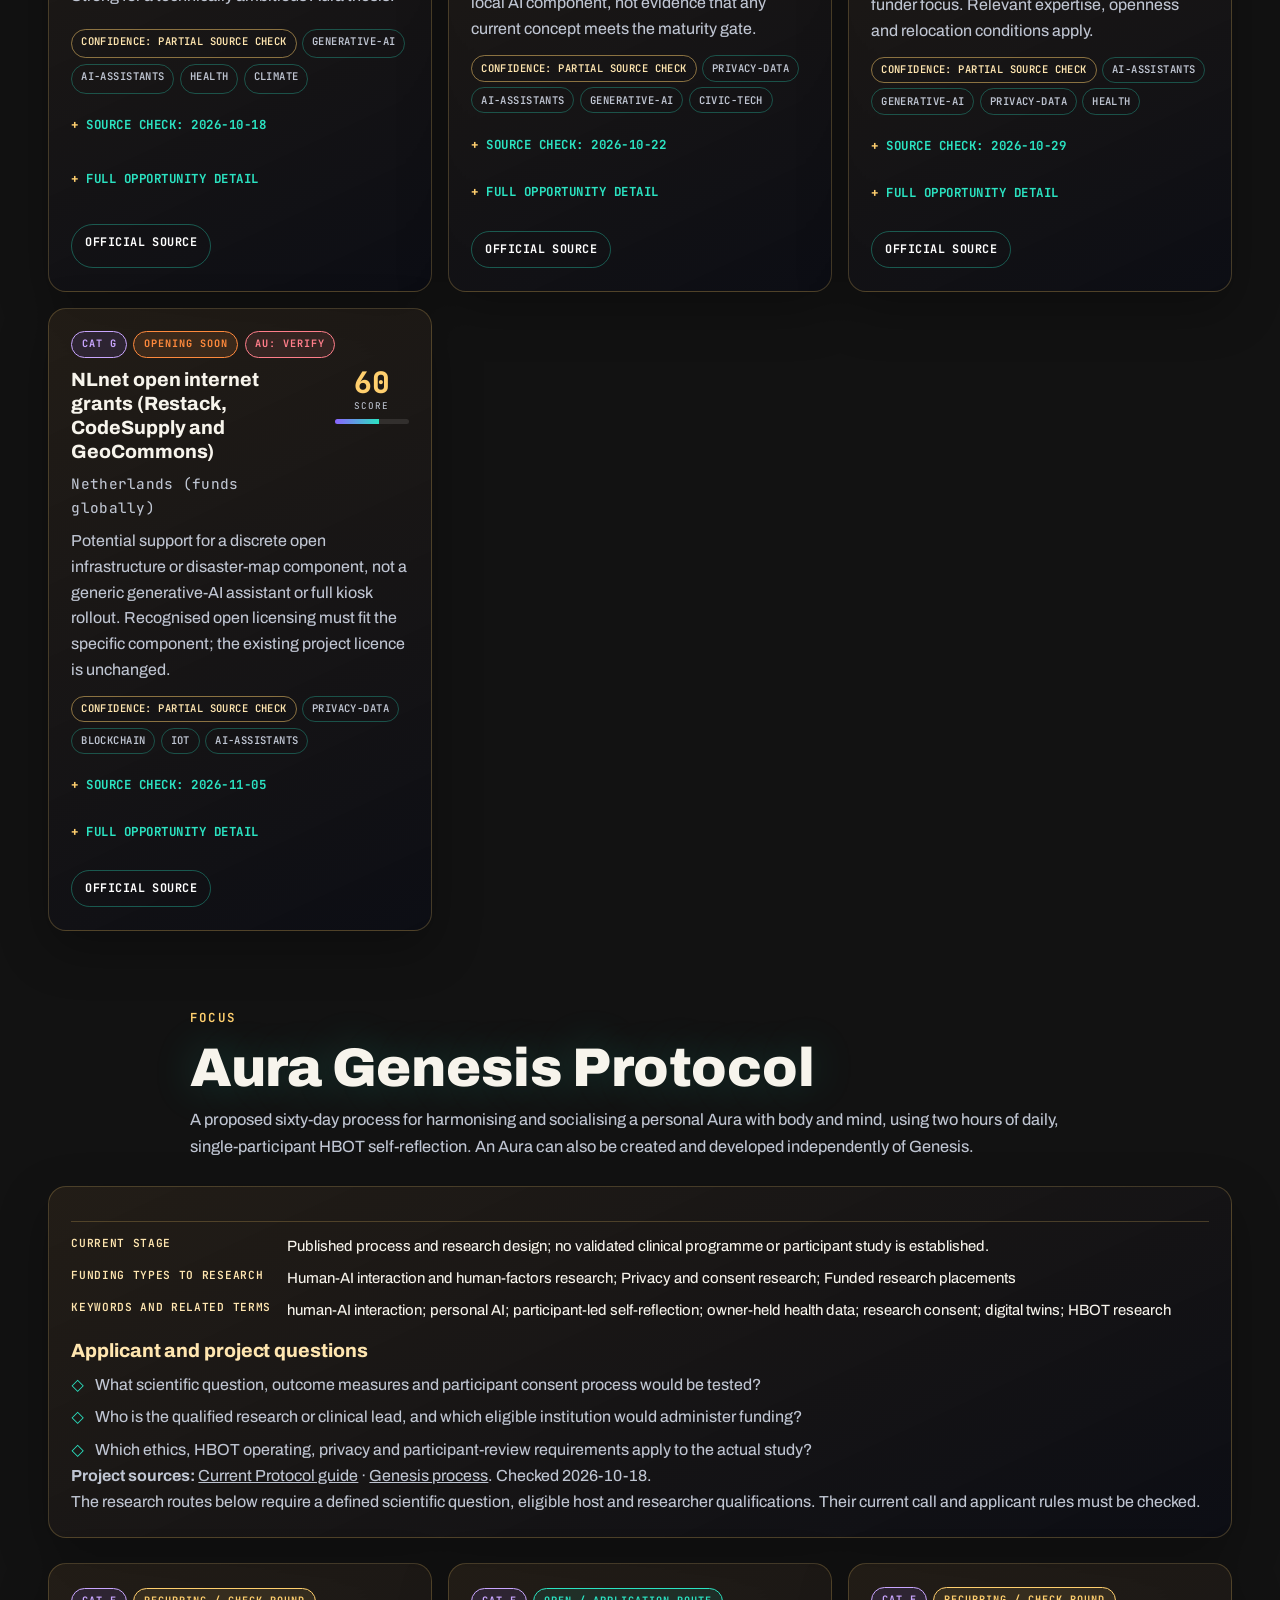
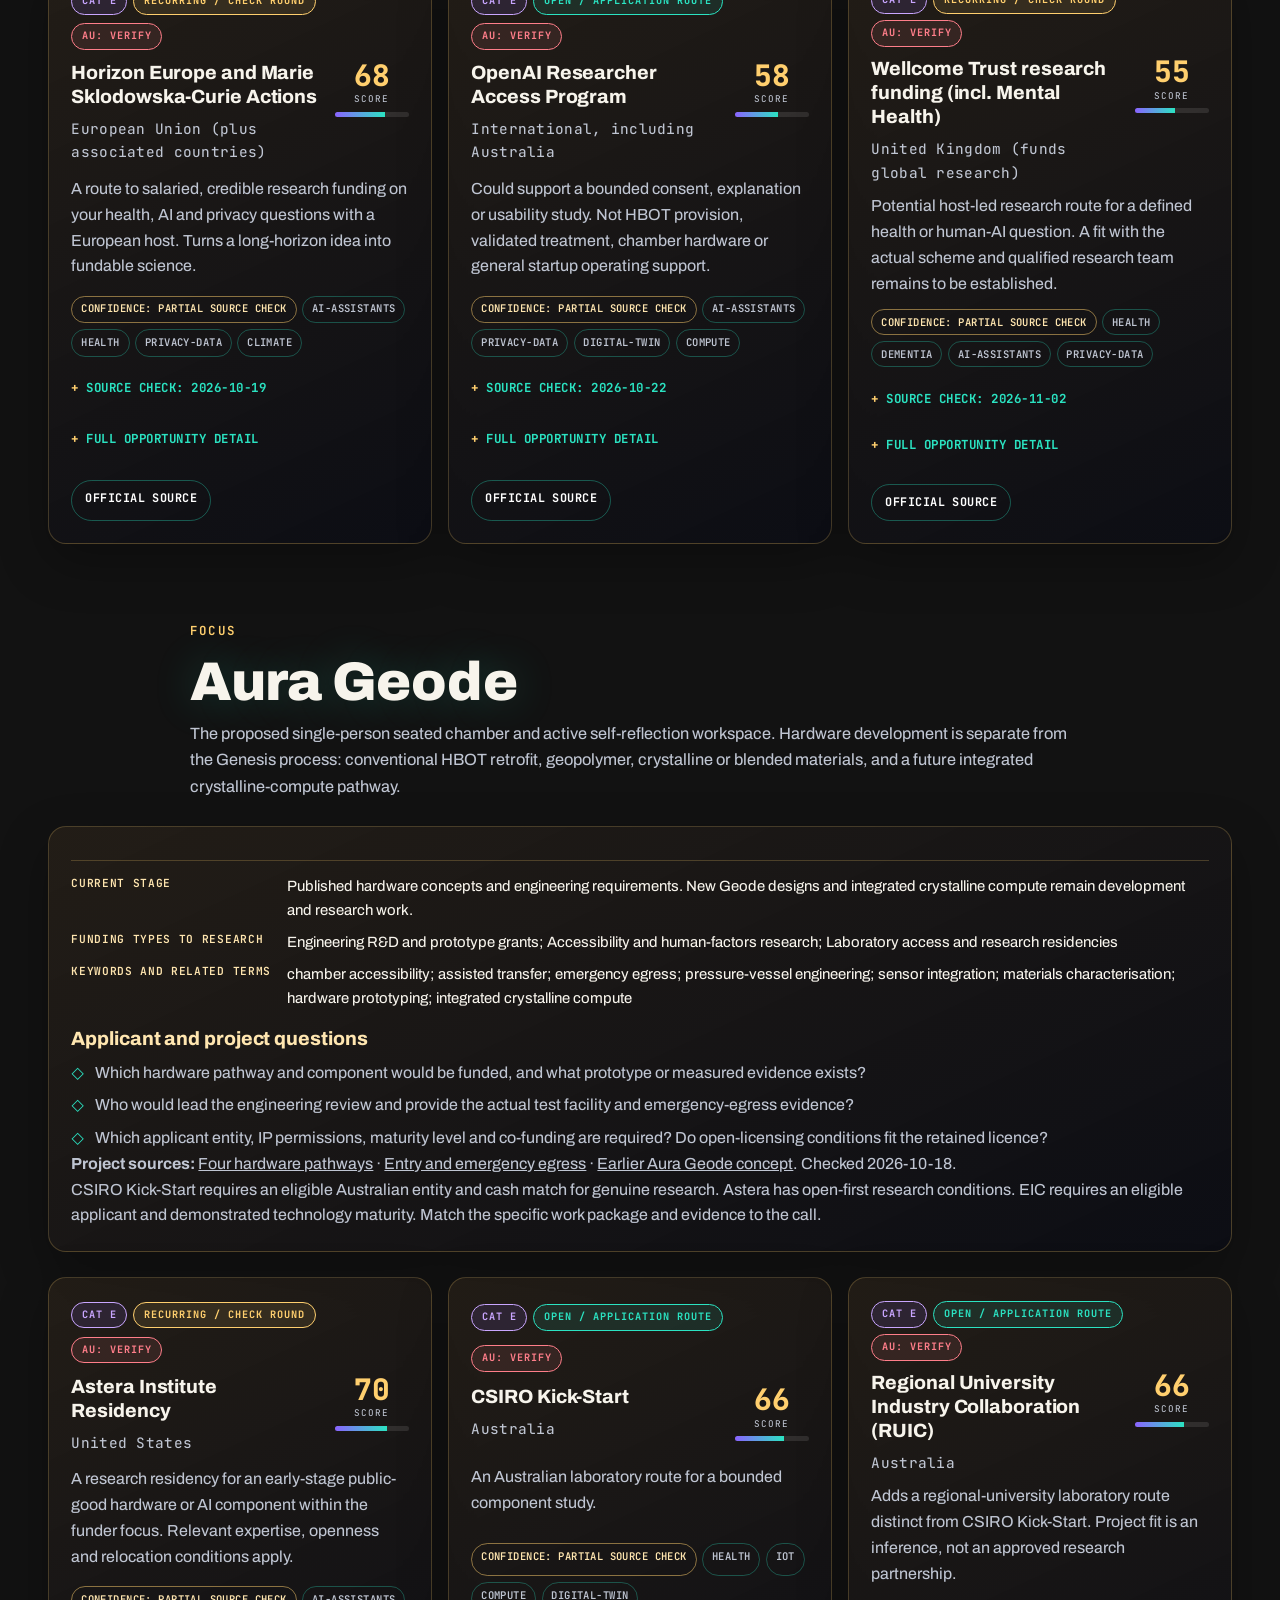
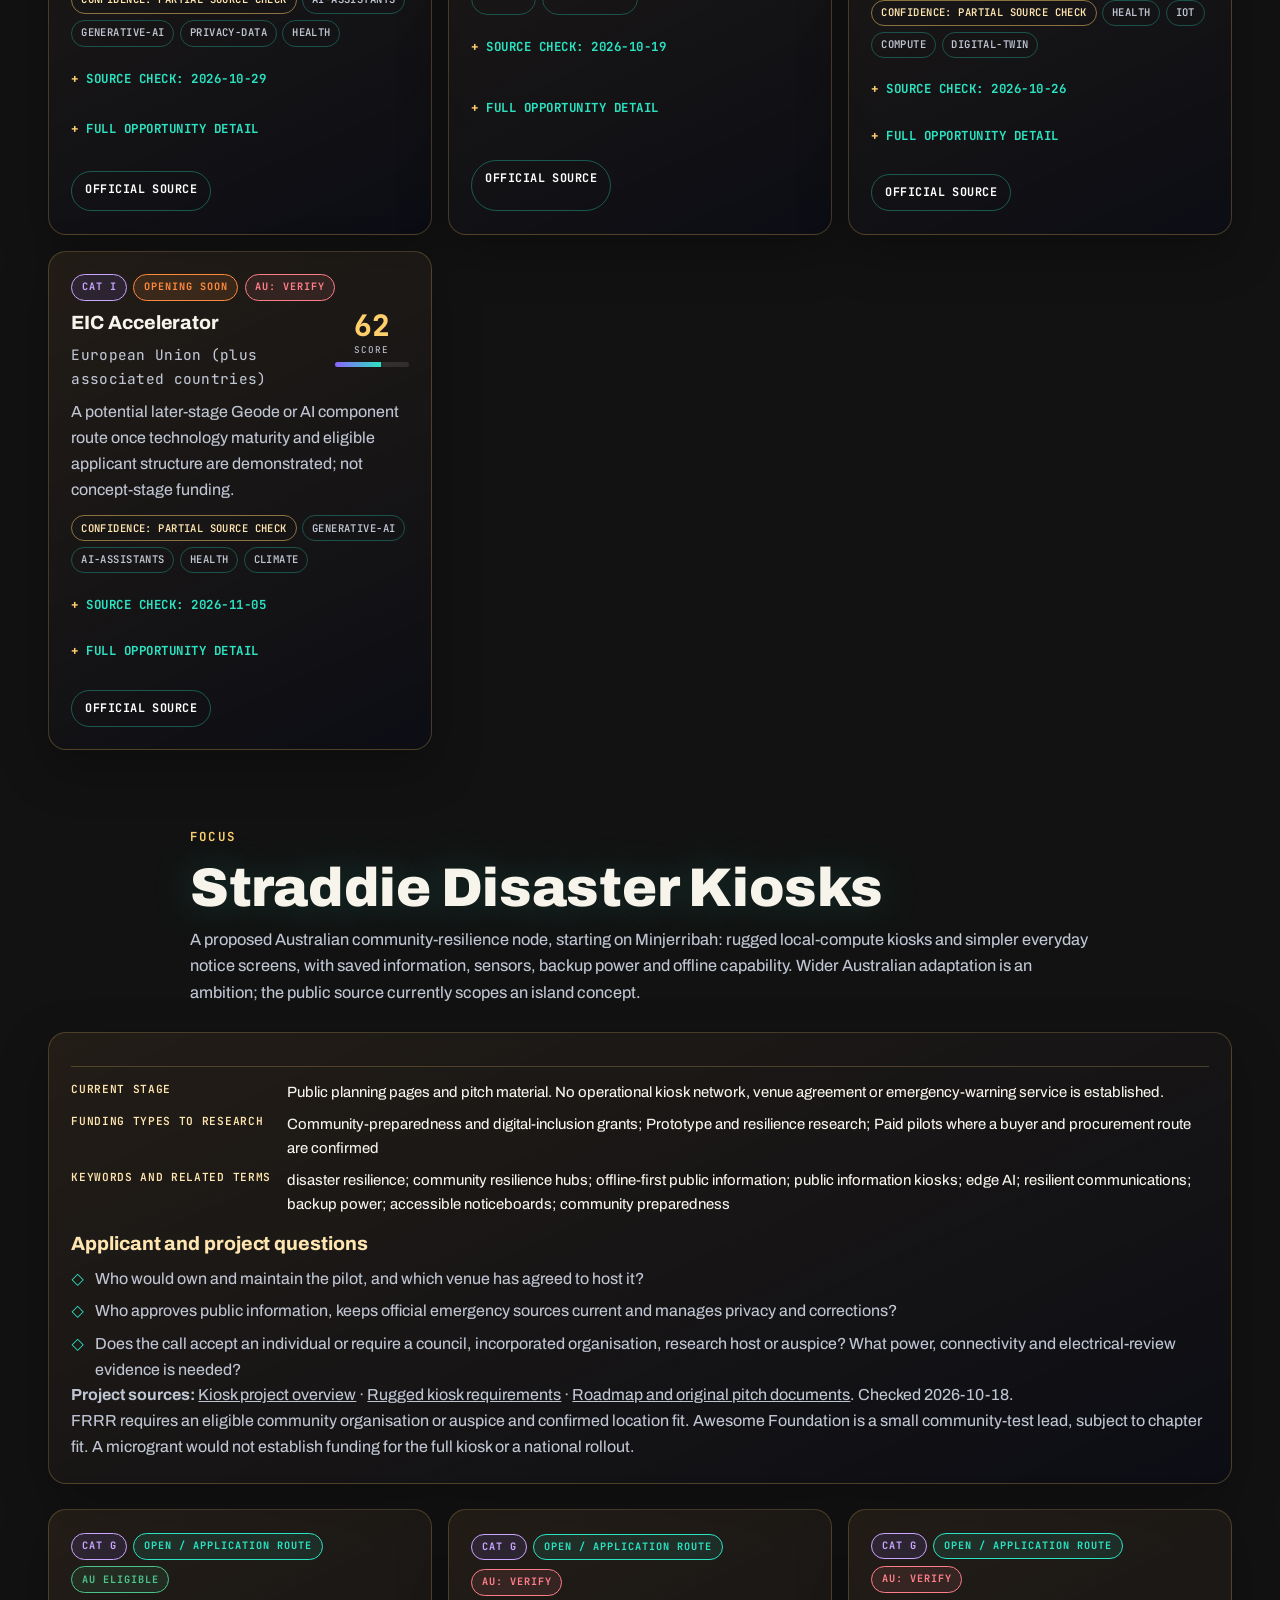
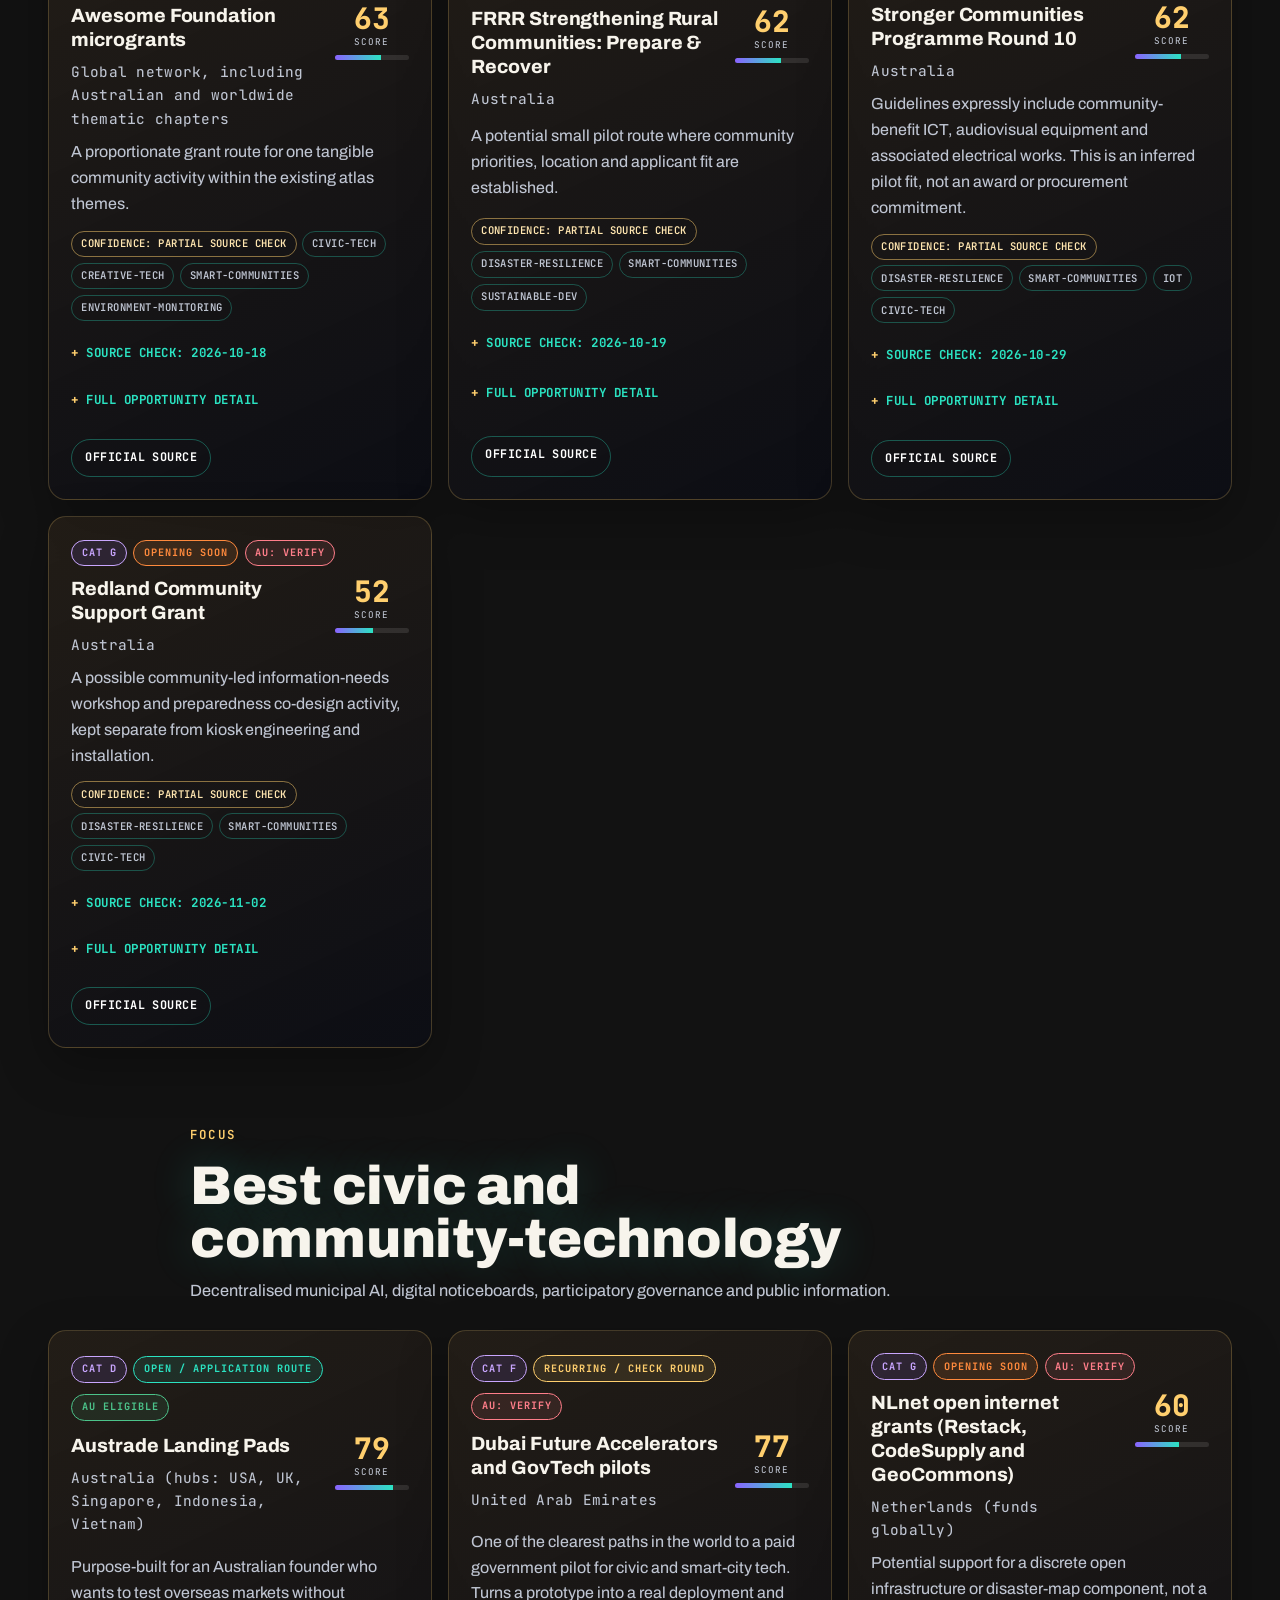
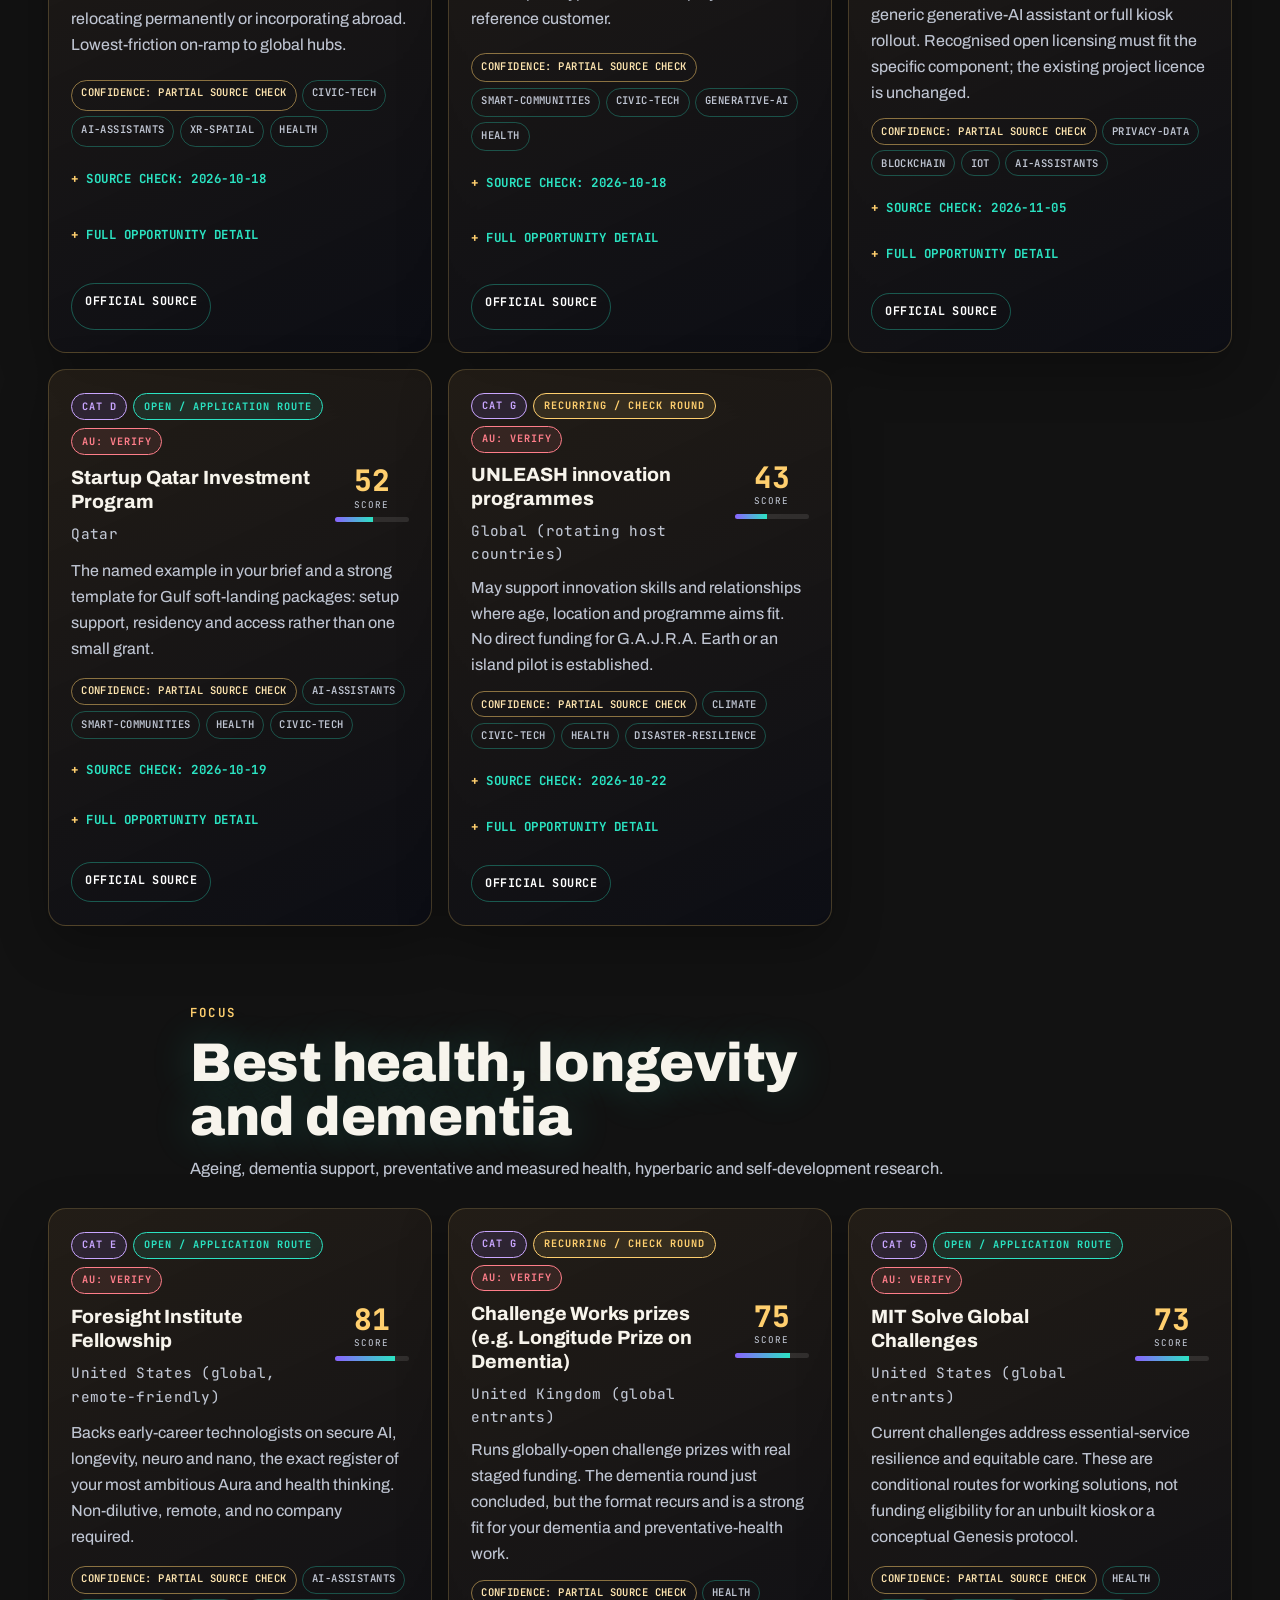
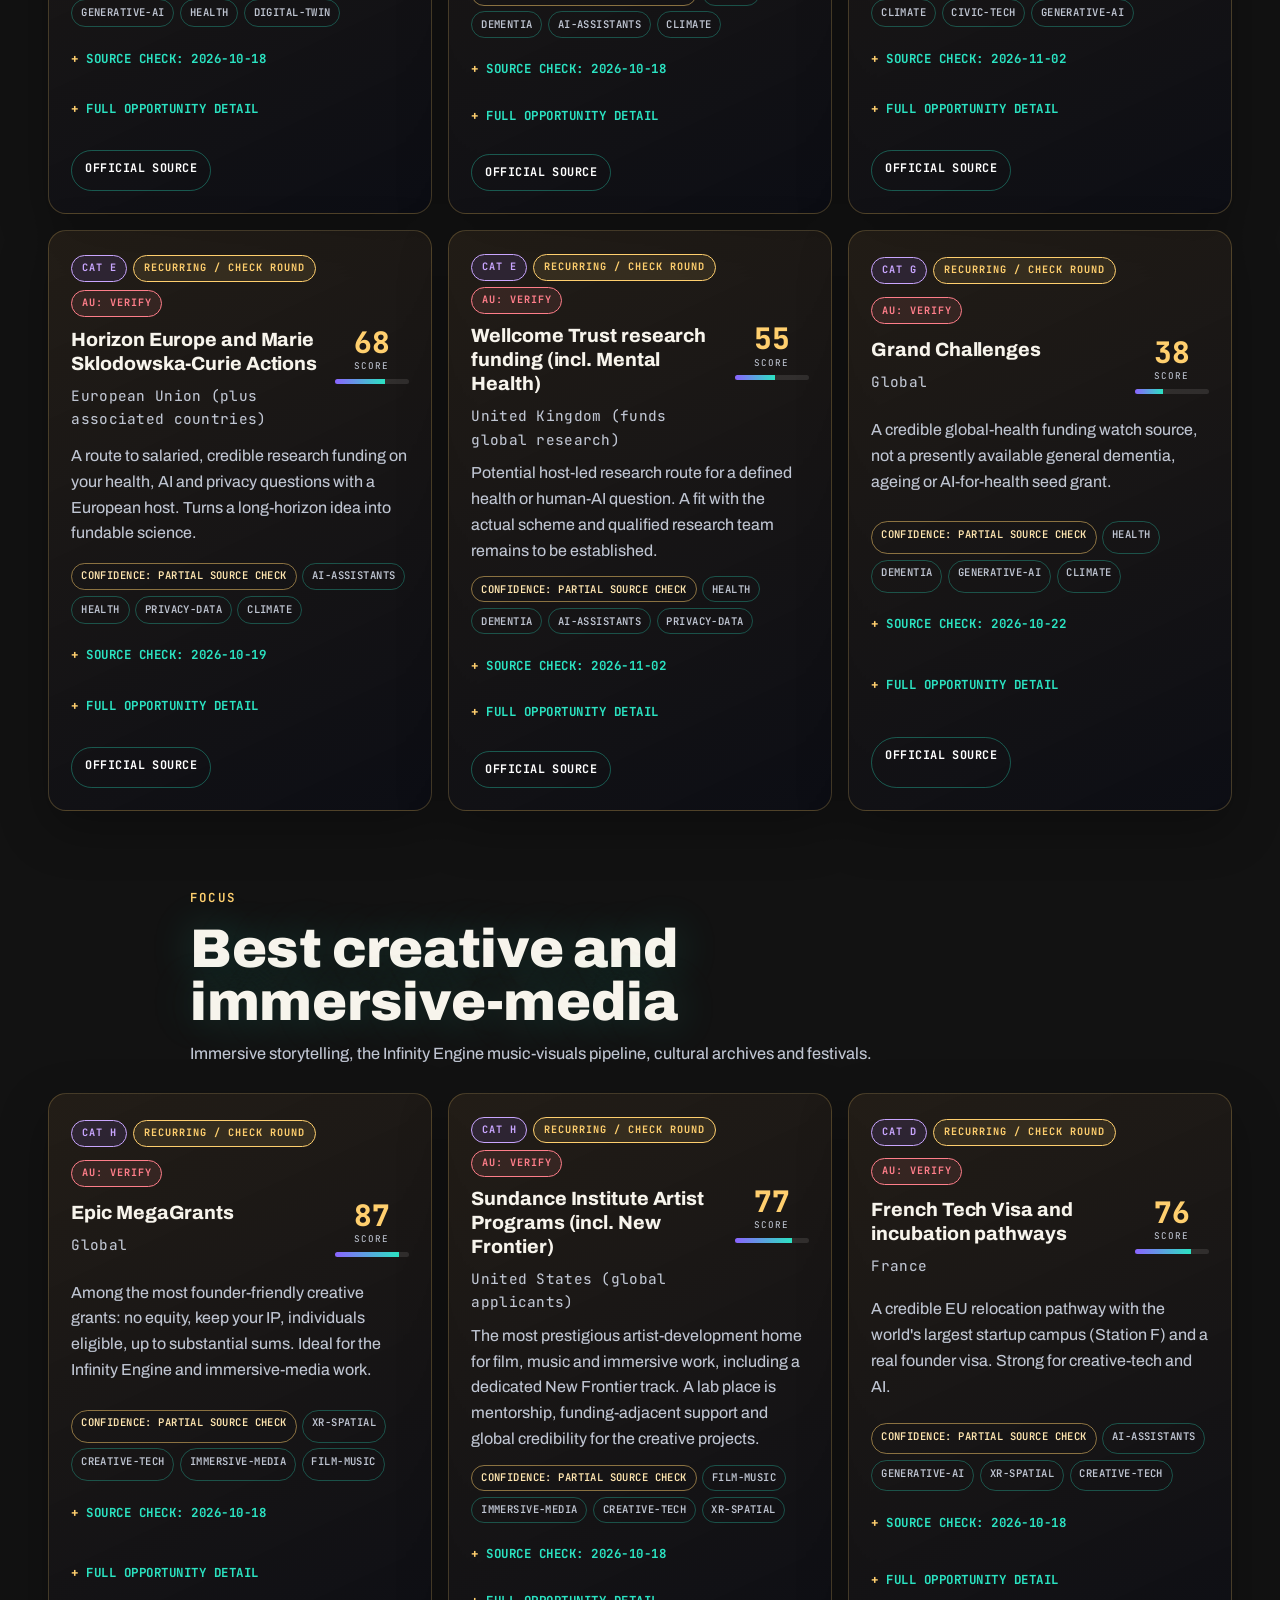
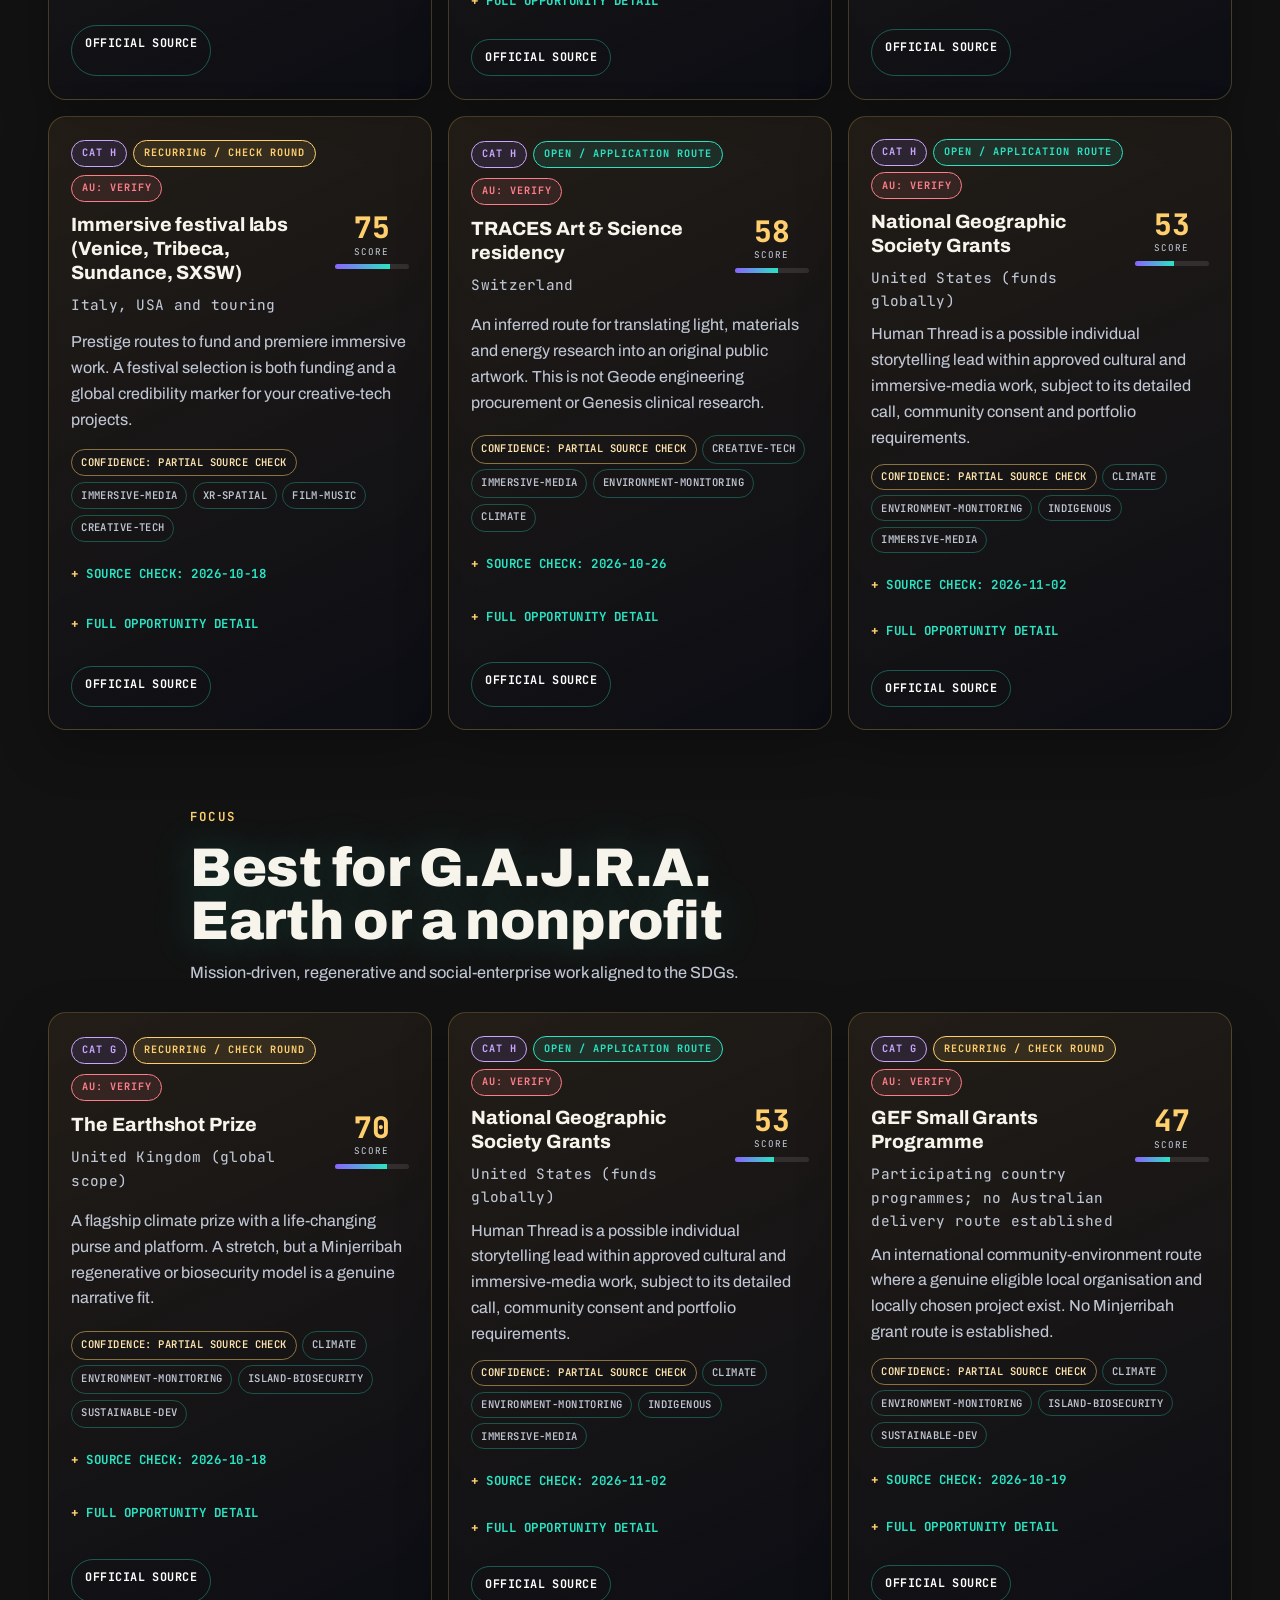
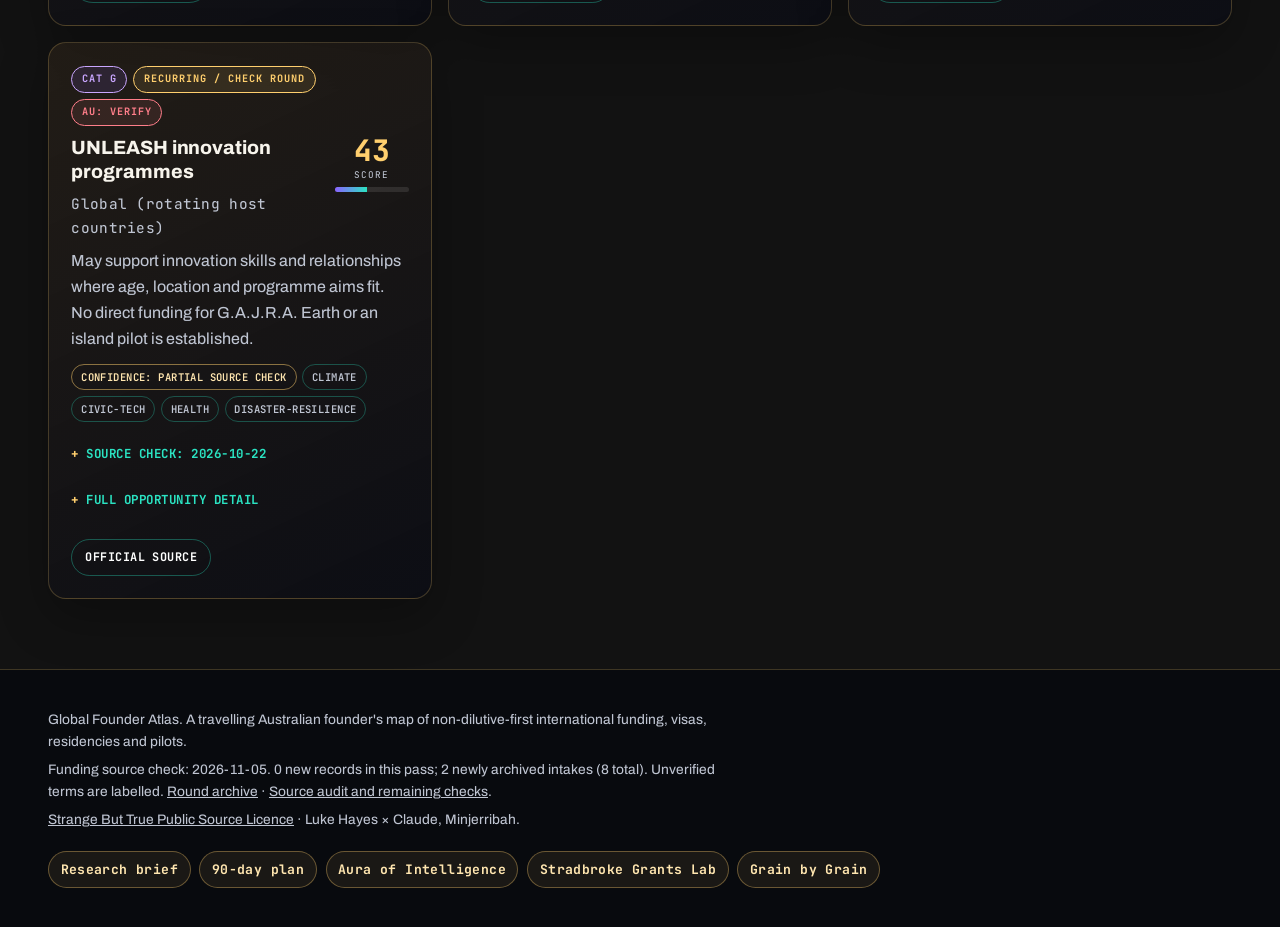
<file: themes.html>
<!doctype html>
<html lang="en-AU">
  <head>
    <meta charset="utf-8">
    <meta name="viewport" content="width=device-width, initial-scale=1">
    <meta name="description" content="Project introductions, funding research terms and programme leads, including separate Aura Genesis Protocol, Aura Geode and disaster-kiosk projects.">
    <title>By Project | Global Founder Atlas</title>
    <script>document.documentElement.classList.add('js')</script>
    <meta name="theme-color" content="#0a1420">
    <link rel="preload" href="assets/fonts/archivo-var.woff2" as="font" type="font/woff2" crossorigin>
    <link rel="preload" href="assets/fonts/jetbrains-mono-var.woff2" as="font" type="font/woff2" crossorigin>
    <link rel="stylesheet" href="assets/styles.css?v=4">
    <link rel="icon" href="assets/favicon.svg" type="image/svg+xml">
  </head>
  <body data-page="themes">
    <a class="skip-link" href="#main">Skip to content</a>
    <header class="site-header"></header>
    <main id="main">
      <section class="page-shell" style="padding-bottom:1rem">
        <p class="eyebrow">Matched to your work</p>
        <h1>Best opportunities, by project.</h1>
        <p class="lede">Project introductions, precise funding search terms and programme leads for your main directions. On-island Minjerribah opportunities have their own page.</p>
        <div class="hero-actions">
          <a class="button secondary" href="#lens-aura">Aura</a>
          <a class="button secondary" href="#lens-aura-genesis-protocol">Genesis Protocol</a>
          <a class="button secondary" href="#lens-aura-geode">Aura Geode</a>
          <a class="button secondary" href="#lens-disaster-kiosks">Disaster kiosks</a>
          <a class="button secondary" href="#lens-civic">Civic tech</a>
          <a class="button secondary" href="#lens-health">Health</a>
          <a class="button secondary" href="#lens-creative">Creative</a>
          <a class="button secondary" href="#lens-gajra">GAJRA Earth</a>
        </div>
      </section>
      <div id="themeSections"></div>
    </main>
    <footer class="site-footer"></footer>
    <script src="assets/app.js?v=20261018-projects"></script>
    <script src="assets/cinematic.js?v=4" defer></script>
  </body>
</html>
</file>
<file: assets/styles.css>
/* ==========================================================================
   Global Founder Atlas: cinematic-family skin.
   Pattern inherited from grain-by-grain and infinity-engine: deep-ink base,
   self-hosted variable fonts, layered radial gradients + faint grid, glowing
   orb brand mark, glass cards, mono labels, reveal-on-scroll, gold seams.
   Palette is the atlas's own: compass gold, horizon teal, passport violet.
   ========================================================================== */

@font-face {
  font-family: "Archivo Var";
  src: url("fonts/archivo-var.woff2") format("woff2-variations");
  font-weight: 100 900;
  font-stretch: 62% 125%;
  font-display: swap;
}
@font-face {
  font-family: "JetBrains Mono Var";
  src: url("fonts/jetbrains-mono-var.woff2") format("woff2-variations");
  font-weight: 100 800;
  font-display: swap;
}

:root {
  --void: #05070c;
  --deep: #0a1420;
  --ink: #0e1826;
  --gold: #ffcf6e;
  --gold-soft: #ffe6b0;
  --teal: #2be3c2;
  --teal-deep: #0c4a45;
  --violet: #8a63ff;
  --amethyst: #c9a6ff;
  --ochre: #ff8a3d;
  --coral: #ff7e8a;
  --text: #f7f4ec;
  --muted: #bfc5d2;
  --line: rgba(255, 207, 110, 0.22);
  --line-teal: rgba(43, 227, 194, 0.34);
  --glass: rgba(18, 24, 40, 0.6);
  --ok: #4cc38a;
  --max: 1240px;
  --radius: 18px;
  --radius-sm: 10px;
  --fd: "Archivo Var", ui-sans-serif, system-ui, sans-serif;
  --fm: "JetBrains Mono Var", Consolas, monospace;
  --ease-out: cubic-bezier(.16, 1, .3, 1);
  --dur-fast: .2s;
  --dur-med: .5s;
  --dur-slow: .9s;
  color-scheme: dark;
}
* { box-sizing: border-box; min-width: 0; }
html { scroll-behavior: smooth; width: 100%; max-width: 100%; overflow-x: hidden; }
@media (prefers-reduced-motion: reduce) { html { scroll-behavior: auto; } }
body {
  margin: 0;
  width: 100%;
  min-height: 100vh;
  color: var(--text);
  font-family: var(--fd);
  font-weight: 440;
  line-height: 1.62;
  background:
    radial-gradient(ellipse 60rem 34rem at 12% -6%, rgba(43, 227, 194, .13), transparent),
    radial-gradient(ellipse 64rem 38rem at 92% 2%, rgba(138, 99, 255, .14), transparent),
    radial-gradient(ellipse 84rem 52rem at 50% 116%, rgba(255, 178, 90, .16), transparent),
    linear-gradient(180deg, #0c1322 0%, #080d18 42%, var(--void) 100%);
  background-attachment: fixed;
  overflow-x: hidden;
  -webkit-text-size-adjust: 100%;
}
body::before {
  content: "";
  position: fixed;
  inset: 0;
  z-index: -2;
  background:
    linear-gradient(90deg, rgba(255, 207, 110, .045) 1px, transparent 1px),
    linear-gradient(0deg, rgba(255, 207, 110, .045) 1px, transparent 1px);
  background-size: 56px 56px;
  mask-image: linear-gradient(0deg, rgba(0,0,0,.8), rgba(0,0,0,.04) 72%);
}
::selection { background: var(--gold); color: #201200; }
:focus-visible { outline: 2px solid var(--gold); outline-offset: 3px; }
a { color: inherit; }
img { max-width: 100%; height: auto; display: block; }
.skip-link { position: absolute; left: 1rem; top: -5rem; z-index: 100; background: var(--gold); color: #201200; padding: .7rem 1rem; border-radius: 4px; font-weight: 900; text-decoration: none; }
.skip-link:focus { top: 1rem; }

/* ---------- Header ---------- */
.site-header {
  position: sticky;
  top: 0;
  z-index: 50;
  display: flex;
  align-items: center;
  justify-content: space-between;
  gap: .75rem 1.25rem;
  padding: .8rem clamp(1rem, 4vw, 3rem);
  border-bottom: 1px solid transparent;
  background: linear-gradient(180deg, rgba(5, 7, 12, .6), rgba(5, 7, 12, 0));
  transition: background var(--dur-fast) var(--ease-out), border-color var(--dur-fast) var(--ease-out), padding var(--dur-fast) var(--ease-out);
}
.site-header.is-condensed {
  padding-top: .55rem;
  padding-bottom: .55rem;
  border-bottom-color: var(--line);
  background: rgba(8, 11, 18, .84);
  backdrop-filter: blur(20px) saturate(1.3);
  -webkit-backdrop-filter: blur(20px) saturate(1.3);
}
.brand { display: inline-flex; align-items: center; gap: .7rem; text-decoration: none; flex: none; }
.brand-mark {
  display: grid;
  place-items: center;
  width: 2.7rem;
  height: 2.7rem;
  flex: none;
  border: 1px solid rgba(255, 207, 110, .55);
  border-radius: 50%;
  background: radial-gradient(circle at 38% 30%, var(--gold-soft) 0%, var(--ochre) 46%, #143a52 84%);
  box-shadow: 0 0 28px rgba(43, 227, 194, .4), inset 0 0 14px rgba(255, 255, 255, .25);
}
.brand-mark::after {
  content: "";
  width: 1rem; height: 1rem;
  background: conic-gradient(from 45deg, #143a52, #0a1420 25%, #143a52 50%, #0a1420 75%, #143a52);
  clip-path: polygon(50% 0, 60% 40%, 100% 50%, 60% 60%, 50% 100%, 40% 60%, 0 50%, 40% 40%);
  opacity: .9;
}
.brand-text { display: grid; font-family: var(--fm); font-size: .68rem; line-height: 1.3; color: var(--muted); font-weight: 500; letter-spacing: .05em; text-transform: uppercase; }
.brand-text strong { color: #fff; font-family: var(--fd); font-size: .96rem; font-weight: 850; letter-spacing: .01em; text-transform: none; }
.site-nav { display: flex; align-items: center; justify-content: flex-end; flex-wrap: wrap; gap: .12rem; color: var(--muted); font-size: .85rem; font-weight: 620; min-width: 0; }
.site-nav a { position: relative; padding: .5rem .68rem; border-radius: 999px; text-decoration: none; cursor: pointer; white-space: nowrap; letter-spacing: .01em; transition: color var(--dur-fast), background var(--dur-fast); }
.site-nav a:hover { color: #fff; background: rgba(43, 227, 194, .14); }
.site-nav a[aria-current="page"] { color: #fff; background: rgba(255, 207, 110, .2); box-shadow: inset 0 0 0 1px var(--line); }
.nav-toggle { display: none; background: rgba(255,255,255,.06); border: 1px solid var(--line); color: var(--text); border-radius: 999px; font-family: var(--fm); font-size: .8rem; font-weight: 700; padding: .5rem .8rem; cursor: pointer; }
.nav-menu { position: relative; }
.nav-menu > summary { list-style: none; cursor: pointer; padding: .5rem .68rem; border-radius: 999px; color: var(--muted); white-space: nowrap; font: 620 .85rem var(--fd); display: inline-flex; align-items: center; gap: .3rem; transition: color var(--dur-fast), background var(--dur-fast); }
.nav-menu > summary::-webkit-details-marker { display: none; }
.nav-menu > summary::after { content: "\25BE"; font-size: .7em; opacity: .7; }
.nav-menu[open] > summary, .nav-menu > summary:hover, .nav-menu > summary[data-active] { color: #fff; background: rgba(43, 227, 194, .14); }
.nav-menu > summary[data-active] { box-shadow: inset 0 0 0 1px var(--line); }
.nav-drop { position: absolute; top: calc(100% + .4rem); right: 0; z-index: 60; display: grid; gap: .1rem; min-width: 12rem; padding: .4rem; border: 1px solid var(--line); border-radius: 12px; background: rgba(10, 12, 22, .97); backdrop-filter: blur(14px); -webkit-backdrop-filter: blur(14px); box-shadow: 0 18px 40px rgba(0,0,0,.5); }
.nav-drop a { padding: .55rem .7rem; border-radius: 8px; }
.nav-drop a:hover { background: rgba(43, 227, 194, .12); }

/* ---------- Buttons ---------- */
.button { display: inline-flex; justify-content: center; align-items: center; gap: .55rem; min-height: 2.85rem; padding: .8rem 1.45rem; border-radius: 999px; text-decoration: none; border: 1px solid transparent; font-family: var(--fd); font-weight: 760; cursor: pointer; letter-spacing: .01em; font-size: 1rem; transition: transform var(--dur-fast) var(--ease-out), box-shadow var(--dur-fast) var(--ease-out), background var(--dur-fast), border-color var(--dur-fast); }
.button:hover { transform: translateY(-2px); }
.button:active { transform: translateY(0); }
.button.primary { background: linear-gradient(135deg, var(--gold), var(--ochre) 58%, var(--violet)); color: #1a0e05; box-shadow: 0 8px 32px rgba(255, 207, 110, .28); }
.button.primary:hover { box-shadow: 0 14px 44px rgba(255, 207, 110, .4); }
.button.secondary { border-color: var(--line); background: rgba(255,255,255,.06); color: #fff; backdrop-filter: blur(8px); }
.button.secondary:hover { border-color: rgba(43, 227, 194, .6); background: rgba(43, 227, 194, .1); }
.button.copied { background: var(--teal); color: #04211d; }

/* ---------- Hero ---------- */
.hero { position: relative; min-height: calc(100vh - 5rem); display: grid; grid-template-columns: minmax(0, 1.05fr) minmax(300px, .85fr); align-items: center; gap: 2.4rem; width: min(100%, var(--max)); margin: 0 auto; padding: clamp(3.5rem, 8vw, 6rem) clamp(1rem, 4vw, 3rem) clamp(2rem, 5vw, 4rem); }
.hero-canvas { position: absolute; inset: 0; width: 100%; height: 100%; z-index: -1; pointer-events: none; }
.eyebrow { margin: 0 0 .85rem; color: var(--gold); font-family: var(--fm); font-size: .78rem; font-weight: 640; letter-spacing: .18em; text-transform: uppercase; }
h1, h2, h3, h4 { letter-spacing: -.005em; }
h1, h2 { margin: 0; font-family: var(--fd); font-weight: 860; line-height: .98; text-wrap: balance; text-shadow: 0 0 44px rgba(43, 227, 194, .22); }
h1 { max-width: 16ch; font-size: clamp(2.5rem, 6.4vw, 5.4rem); }
h2 { font-size: clamp(1.9rem, 4.4vw, 3.4rem); }
h3 { margin: 0 0 .5rem; font-size: 1.2rem; line-height: 1.25; font-weight: 760; font-family: var(--fd); }
h4 { margin: 0; font-size: 1.02rem; font-weight: 740; font-family: var(--fd); }
p { margin: 0; }
.hero-lede { max-width: 46rem; margin: 1.2rem 0 0; color: #efe9dd; font-size: clamp(1.05rem, 1.7vw, 1.28rem); }
.hero-actions { display: flex; gap: .8rem; flex-wrap: wrap; margin-top: 1.7rem; }
.lede { color: var(--muted); font-size: clamp(1.02rem, 1.5vw, 1.2rem); margin-top: 1rem; max-width: 64ch; }
.hero-copy { position: relative; z-index: 1; }
.hero-panel { position: relative; z-index: 1; display: grid; gap: .7rem; padding: 1.4rem; border: 1px solid var(--line); border-radius: var(--radius); background: linear-gradient(160deg, rgba(138, 99, 255, .13), rgba(10, 12, 22, .72)); box-shadow: 0 20px 60px rgba(0,0,0,.32); }
.workflow-step { display: grid; grid-template-columns: auto 1fr; gap: .85rem; align-items: center; color: var(--muted); }
.workflow-step strong { display: grid; place-items: center; width: 2.4rem; height: 2.4rem; flex: none; border-radius: 50%; background: rgba(43, 227, 194, .14); border: 1px solid rgba(43, 227, 194, .5); color: var(--teal); font-family: var(--fm); font-weight: 700; }
.workflow-step span { font-size: .95rem; }

/* ---------- Sections / shells ---------- */
.section { padding: clamp(3rem, 6vw, 5rem) clamp(1rem, 4vw, 3rem); }
.section > * { width: min(100%, var(--max)); margin-left: auto; margin-right: auto; }
.section.compact { padding-top: clamp(1.4rem, 3vw, 2.4rem); padding-bottom: clamp(1.4rem, 3vw, 2.4rem); }
.page-shell { width: min(100%, var(--max)); margin: 0 auto; padding: clamp(2.6rem, 6vw, 4rem) clamp(1rem, 4vw, 3rem); }
.section-heading { max-width: 900px; margin-bottom: 1.6rem; }
.section-heading p:not(.eyebrow) { color: var(--muted); font-size: 1.02rem; margin-top: .8rem; }
.intro-band { background: linear-gradient(120deg, rgba(43, 227, 194, .16), rgba(255, 207, 110, .12)); border-top: 1px solid var(--line); border-bottom: 1px solid var(--line); padding: 1.1rem clamp(1rem, 4vw, 3rem); }
.intro-band div { width: min(100%, var(--max)); margin: 0 auto; color: #e7ecf4; }
.intro-band strong { color: #fff; font-family: var(--fd); }
.split { display: grid; grid-template-columns: minmax(0, 1.3fr) minmax(260px, .7fr); gap: 1.4rem; align-items: start; }

/* ---------- Cards / grids ---------- */
.link-card-grid, .data-grid { display: grid; gap: 1rem; grid-template-columns: repeat(3, minmax(0, 1fr)); }
.data-grid.two { grid-template-columns: repeat(2, minmax(0, 1fr)); }
.link-card, .data-card, .note-panel, .stat-card, .source-item {
  border: 1px solid var(--line);
  border-radius: var(--radius);
  background: linear-gradient(155deg, rgba(255, 178, 90, .07), rgba(10, 12, 22, .68));
  padding: 1.4rem;
  box-shadow: 0 18px 50px rgba(0,0,0,.28);
}
.link-card { color: inherit; display: block; text-decoration: none; transition: border-color var(--dur-fast) var(--ease-out), transform var(--dur-fast) var(--ease-out); }
.link-card:hover, .link-card:focus { border-color: rgba(43, 227, 194, .6); transform: translateY(-3px); }
.link-card h3 { margin-bottom: .55rem; color: #fff; }
.link-card p, .note-panel p, .source-item p { color: var(--muted); }
.note-panel h3 { color: var(--gold-soft); margin-bottom: .5rem; }
.note-panel.warn { border-color: rgba(255, 126, 138, .45); background: linear-gradient(155deg, rgba(255, 126, 138, .1), rgba(10, 12, 22, .7)); }
.note-panel.warn h3 { color: var(--coral); }

.tag, .pill { color: var(--teal); font-family: var(--fm); font-size: .72rem; font-weight: 700; text-transform: uppercase; letter-spacing: .12em; }
.meta { color: var(--gold-soft); font-size: .88rem; margin-top: .8rem; font-family: var(--fm); }

/* ---------- Opportunity cards ---------- */
.opp-card { display: grid; gap: .55rem; }
.opp-top { display: flex; align-items: flex-start; justify-content: space-between; gap: 1rem; }
.opp-badges { display: flex; flex-wrap: wrap; gap: .4rem; margin-bottom: .1rem; align-items: center; }
.badge {
  border-radius: 999px;
  font-family: var(--fm);
  font-size: .64rem;
  font-weight: 700;
  letter-spacing: .1em;
  padding: .26rem .58rem;
  text-transform: uppercase;
  white-space: nowrap;
  border: 1px solid currentColor;
}
.badge.cat { color: var(--amethyst); background: rgba(138, 99, 255, .12); }
.badge.status-open { color: var(--teal); background: rgba(43, 227, 194, .1); }
.badge.status-recurring { color: var(--gold); background: rgba(255, 207, 110, .1); }
.badge.status-soon { color: var(--ochre); background: rgba(255, 138, 61, .12); }
.badge.status-closed { color: var(--muted); background: rgba(191, 197, 210, .08); }
.badge.au-yes { color: var(--ok); background: rgba(76, 195, 138, .1); }
.badge.au-check { color: var(--coral); background: rgba(255, 126, 138, .1); }

.opp-place { color: var(--muted); font-size: .9rem; font-family: var(--fm); letter-spacing: .02em; }
.opp-summary { color: var(--muted); }

.score { display: grid; gap: .1rem; justify-items: center; min-width: 4.6rem; text-align: center; flex: none; }
.score-num { font-family: var(--fm); font-size: 1.85rem; font-weight: 760; line-height: 1; color: var(--gold); }
.score-label { color: var(--muted); font-size: .58rem; text-transform: uppercase; letter-spacing: .12em; font-family: var(--fm); }
.score-bar { height: 5px; width: 100%; background: rgba(255, 255, 255, .1); border-radius: 999px; overflow: hidden; margin-top: .2rem; }
.score-bar > span { display: block; height: 100%; background: linear-gradient(90deg, var(--violet), var(--teal)); }

.chips { display: flex; flex-wrap: wrap; gap: .35rem; margin-top: .25rem; }
.chip {
  border: 1px solid rgba(43, 227, 194, .3);
  border-radius: 999px;
  color: var(--muted);
  font-family: var(--fm);
  font-size: .66rem;
  font-weight: 600;
  letter-spacing: .04em;
  padding: .22rem .55rem;
  text-transform: uppercase;
}
.chip.gold { border-color: rgba(255, 207, 110, .5); color: var(--gold-soft); }

details.opp-details { margin-top: .5rem; }
details.opp-details > summary {
  cursor: pointer;
  color: var(--teal);
  font-family: var(--fm);
  font-weight: 700;
  font-size: .78rem;
  letter-spacing: .04em;
  text-transform: uppercase;
  list-style: none;
  padding: .3rem 0;
  user-select: none;
}
details.opp-details > summary::-webkit-details-marker { display: none; }
details.opp-details > summary::before { content: "+ "; color: var(--gold); }
details.opp-details[open] > summary::before { content: "\2212 "; color: var(--gold); }
.detail-grid { display: grid; grid-template-columns: minmax(9.5rem, auto) 1fr; gap: .5rem 1rem; margin-top: .7rem; padding-top: .8rem; border-top: 1px solid var(--line); }
.detail-grid dt { color: var(--gold-soft); font-family: var(--fm); font-weight: 600; font-size: .7rem; text-transform: uppercase; letter-spacing: .06em; }
.detail-grid dd { margin: 0; color: var(--text); font-size: .93rem; }
.detail-grid dd.muted { color: var(--muted); }

.card-actions { display: flex; flex-wrap: wrap; gap: .6rem; margin-top: .9rem; }
.card-actions a { border: 1px solid var(--line-teal); border-radius: 999px; color: #fff; font-family: var(--fm); font-size: .74rem; font-weight: 700; letter-spacing: .04em; padding: .5rem .8rem; text-decoration: none; text-transform: uppercase; transition: background var(--dur-fast), border-color var(--dur-fast), color var(--dur-fast); }
.card-actions a:hover, .card-actions a:focus { background: rgba(43, 227, 194, .12); border-color: var(--teal); color: var(--teal); }

.pitch-box { margin-top: .8rem; padding: .9rem 1rem; background: rgba(138, 99, 255, .1); border: 1px solid rgba(138, 99, 255, .32); border-radius: var(--radius-sm); }
.pitch-box p { margin: .25rem 0; font-size: .92rem; color: #e7ecf4; }
.pitch-box strong { color: var(--gold-soft); font-family: var(--fm); font-size: .74rem; text-transform: uppercase; letter-spacing: .06em; }
.rank-num { font-family: var(--fm); font-weight: 760; color: var(--violet); font-size: 1rem; padding-right: .2rem; }

/* ---------- Toolbar / filters ---------- */
.toolbar { display: grid; gap: 1rem; margin: 1.6rem 0 1.4rem; }
.filter-bar { display: flex; flex-wrap: wrap; gap: .5rem; align-items: center; }
.filter-bar button { background: rgba(255, 255, 255, .05); border: 1px solid var(--line); border-radius: 999px; color: var(--muted); cursor: pointer; font: 600 .82rem var(--fm); letter-spacing: .04em; padding: .5rem .85rem; white-space: nowrap; transition: color var(--dur-fast), background var(--dur-fast), border-color var(--dur-fast); }
.filter-bar button:hover { color: #fff; border-color: rgba(255, 207, 110, .5); }
.filter-bar button.is-active { background: linear-gradient(135deg, var(--gold), var(--ochre)); border-color: transparent; color: #1a0e05; }
.search-row { display: grid; grid-template-columns: 1.4fr 1fr 1fr; gap: .75rem; }
.search-label { color: var(--teal); font-family: var(--fm); font-size: .7rem; font-weight: 640; text-transform: uppercase; letter-spacing: .1em; display: block; margin-bottom: .3rem; }
.search-input { background: rgba(255, 255, 255, .05); border: 1px solid var(--line); border-radius: var(--radius-sm); color: var(--text); font: 440 1rem var(--fd); padding: .75rem .9rem; width: 100%; }
.search-input:focus { border-color: rgba(43, 227, 194, .55); outline: none; }
select.search-input { appearance: none; }
.search-input::placeholder { color: rgba(246, 245, 255, .5); }
.result-count { color: var(--muted); font-family: var(--fm); font-size: .82rem; letter-spacing: .04em; }

.stack { display: grid; gap: .85rem; margin-top: 1.2rem; }
.stat-strip { display: grid; grid-template-columns: repeat(4, 1fr); gap: 1rem; margin-top: 1.6rem; }
.stat-card { text-align: left; background: linear-gradient(160deg, rgba(43, 227, 194, .1), rgba(10, 12, 22, .7)); }
.stat-card .big { font-family: var(--fm); font-weight: 760; font-size: 2.1rem; color: var(--teal); line-height: 1; letter-spacing: -.01em; }
.stat-card .small { color: var(--muted); font-size: .84rem; margin-top: .4rem; }

/* ---------- Timeline / strategy ---------- */
.timeline { display: grid; gap: .9rem; list-style: none; margin: 1.6rem 0 0; padding: 0; }
.timeline li { border: 1px solid var(--line); border-left: 3px solid var(--gold); background: linear-gradient(155deg, rgba(255, 178, 90, .06), rgba(10, 12, 22, .66)); padding: 1.1rem 1.25rem; border-radius: 0 var(--radius-sm) var(--radius-sm) 0; }
.timeline li h4 { color: var(--gold-soft); margin-bottom: .35rem; }
.timeline li p { color: var(--muted); }
.checklist { list-style: none; margin: .6rem 0 0; padding: 0; display: grid; gap: .4rem; }
.checklist li { padding-left: 1.5rem; position: relative; color: var(--muted); }
.checklist li::before { content: "\25C7"; position: absolute; left: 0; color: var(--teal); }
.checklist li a { color: var(--gold-soft); }
.checklist li .chip { border-color: rgba(255, 207, 110, .5); color: var(--gold-soft); }

/* ---------- Prompt / code ---------- */
.prompt-box { background: rgba(0, 0, 0, .34); border: 1px solid var(--line); border-radius: var(--radius); color: #e7ecf4; font: .88rem/1.65 var(--fm); margin: 1rem 0 0; max-height: 30rem; overflow: auto; padding: 1.2rem 1.3rem; white-space: pre-wrap; }
.copy-btn { margin-top: 1rem; }
.field-list { display: grid; gap: .3rem; margin-top: 1rem; }
.field-list div { display: grid; grid-template-columns: minmax(11rem, auto) 1fr; gap: 1rem; padding: .6rem 0; border-bottom: 1px solid rgba(255, 207, 110, .12); }
.field-list dt { color: var(--teal); font-family: var(--fm); font-weight: 640; font-size: .82rem; text-transform: uppercase; letter-spacing: .04em; }
.field-list dd { margin: 0; color: var(--muted); font-size: .92rem; }

.weight-bar { display: grid; gap: .7rem; margin-top: 1.2rem; }
.weight-row { display: grid; grid-template-columns: 1fr auto; align-items: center; gap: 1rem; }
.weight-track { grid-column: 1 / -1; height: 7px; background: rgba(255, 255, 255, .08); border-radius: 999px; overflow: hidden; }
.weight-track > span { display: block; height: 100%; background: linear-gradient(90deg, var(--violet), var(--teal)); }
.weight-row .label { font-family: var(--fd); font-weight: 700; }
.weight-row .pct { font-family: var(--fm); font-weight: 760; color: var(--gold); }

/* ---------- People / networks ---------- */
.person-card { display: grid; gap: .5rem; }
.person-card .role { color: var(--teal); font-family: var(--fm); font-size: .72rem; text-transform: uppercase; letter-spacing: .08em; }
.person-card h3 { color: #fff; }
.person-card .place { color: var(--muted); font-family: var(--fm); font-size: .82rem; }
.person-card p { color: var(--muted); }
.person-card .why { color: #e7ecf4; font-size: .92rem; }

/* ---------- Territory map ---------- */
.threat-grid { display: flex; flex-wrap: wrap; gap: .5rem; margin: 1rem 0 1.2rem; }
.threat { border: 1px solid rgba(255, 126, 138, .4); background: rgba(255, 126, 138, .08); color: #ffb3ba; border-radius: 999px; font-family: var(--fm); font-size: .74rem; font-weight: 600; letter-spacing: .03em; padding: .32rem .72rem; }
.gem { color: var(--gold-soft); border-left: 3px solid var(--gold); padding-left: 1rem; margin-top: 1.1rem; }
.territory-legend { display: flex; flex-wrap: wrap; gap: .8rem 1.6rem; list-style: none; margin: 1.4rem 0 0; padding: 0; }
.territory-legend li { display: flex; align-items: center; gap: .5rem; color: var(--muted); font-size: .88rem; }
.territory-legend strong { color: var(--text); font-family: var(--fd); }
.stage-dot { width: .8rem; height: .8rem; border-radius: 50%; flex: none; }
.stage-dot.live { background: var(--teal); box-shadow: 0 0 10px rgba(43, 227, 194, .6); }
.stage-dot.building { background: var(--gold); box-shadow: 0 0 10px rgba(255, 207, 110, .6); }
.stage-dot.surveyed { background: var(--violet); }
.project-card { display: grid; gap: .55rem; align-content: start; }
.badge.stage-live { color: var(--teal); background: rgba(43, 227, 194, .1); }
.badge.stage-building { color: var(--gold); background: rgba(255, 207, 110, .1); }
.badge.stage-surveyed { color: var(--amethyst); background: rgba(138, 99, 255, .12); }
.match-links { display: flex; flex-wrap: wrap; gap: .4rem; align-items: center; margin-top: .4rem; }
.match-label { color: var(--gold-soft); font-family: var(--fm); font-size: .66rem; text-transform: uppercase; letter-spacing: .08em; width: 100%; }
.match-links a { display: inline-flex; align-items: center; gap: .35rem; border: 1px solid var(--line); border-radius: 999px; padding: .3rem .62rem; font-family: var(--fm); font-size: .72rem; color: var(--muted); text-decoration: none; transition: border-color var(--dur-fast), color var(--dur-fast), background var(--dur-fast); }
.match-links a:hover { border-color: var(--teal); color: #fff; background: rgba(43, 227, 194, .1); }
.match-links a b { color: var(--gold); font-weight: 760; }
.opp-card.is-highlight, .data-card.is-highlight { border-color: var(--gold); box-shadow: 0 0 0 1px var(--gold), 0 20px 50px rgba(255, 207, 110, .15); }

/* ---------- Kintsugi seams ---------- */
.kintsugi-seam { position: relative; width: min(100%, var(--max)); height: 2.4rem; margin: clamp(1rem, 3vw, 2rem) auto; }
.kintsugi-seam svg { position: absolute; inset: 0; width: 100%; height: 100%; overflow: visible; filter: drop-shadow(0 0 6px rgba(255, 207, 110, .45)); }
.kintsugi-seam .seam-path { fill: none; stroke-width: 2; stroke-linejoin: round; stroke-linecap: round; stroke-dasharray: 1; stroke-dashoffset: 1; transition: stroke-dashoffset 1.8s var(--ease-out); }
.kintsugi-seam .seam-branch { stroke-width: 1.4; opacity: .68; transition-duration: .9s; transition-delay: 1.1s; }
.kintsugi-seam.is-drawn .seam-path { stroke-dashoffset: 0; }
.kintsugi-seam .seam-light { fill: none; stroke: #fff7e6; stroke-width: 2.6; stroke-linecap: round; stroke-dasharray: .05 .95; stroke-dashoffset: 1; opacity: 0; transition: opacity .8s ease 1.8s; }
.kintsugi-seam.is-drawn .seam-light { opacity: .75; animation: seam-flow 8s linear infinite; animation-delay: 2s; }
@keyframes seam-flow { from { stroke-dashoffset: 1; } to { stroke-dashoffset: -1; } }
html:not(.js) .kintsugi-seam .seam-path { stroke-dashoffset: 0; transition: none; }
html:not(.js) .kintsugi-seam .seam-light { display: none; }
@media (prefers-reduced-motion: reduce) {
  .kintsugi-seam .seam-path { stroke-dashoffset: 0; transition: none; }
  .kintsugi-seam .seam-light { display: none; }
}

/* ---------- Reveal-on-scroll ---------- */
.reveal { opacity: 0; transform: translateY(22px); filter: blur(4px); transition: opacity var(--dur-slow) var(--ease-out), transform var(--dur-slow) var(--ease-out), filter var(--dur-slow) var(--ease-out); }
.reveal.is-visible { opacity: 1; transform: none; filter: none; }
@media (prefers-reduced-motion: reduce) { .reveal, .reveal.is-visible { opacity: 1; transform: none; filter: none; transition: none; } }
html:not(.js) .reveal { opacity: 1; transform: none; filter: none; }

/* ---------- To-top ---------- */
.to-top { position: fixed; right: clamp(1rem, 3vw, 2rem); bottom: clamp(1rem, 3vw, 2rem); z-index: 60; display: grid; place-items: center; width: 3rem; height: 3rem; border: 1px solid rgba(255, 207, 110, .5); border-radius: 50%; background: rgba(14, 24, 38, .82); color: var(--gold); font: 760 1.1rem var(--fm); cursor: pointer; opacity: 0; transform: translateY(12px); pointer-events: none; backdrop-filter: blur(10px); -webkit-backdrop-filter: blur(10px); box-shadow: 0 8px 28px rgba(0,0,0,.4); transition: opacity var(--dur-fast) var(--ease-out), transform var(--dur-fast) var(--ease-out), background var(--dur-fast), border-color var(--dur-fast); }
.to-top.is-visible { opacity: 1; transform: none; pointer-events: auto; }
.to-top:hover { background: rgba(255, 207, 110, .16); border-color: var(--gold); }

.load-error { border: 1px solid rgba(255, 207, 110, .5); border-radius: var(--radius-sm); color: var(--gold-soft); padding: 1rem; margin-top: 1.5rem; background: rgba(255, 207, 110, .05); }

/* ---------- Footer ---------- */
.site-footer { display: flex; flex-wrap: wrap; justify-content: space-between; gap: 1.2rem; padding: 2.4rem clamp(1rem, 4vw, 3rem); border-top: 1px solid var(--line); background: rgba(6, 8, 13, .78); margin-top: 2rem; }
.site-footer > div { display: grid; gap: .35rem; max-width: 44rem; }
.site-footer p { margin: 0; font-size: .86rem; color: var(--muted); }
.footer-links { display: flex; flex-wrap: wrap; gap: .55rem; align-items: center; }
.footer-links a { display: inline-grid; place-items: center; min-height: 2.35rem; padding: .45rem .72rem; border: 1px solid rgba(255, 207, 110, .35); border-radius: 999px; background: rgba(255, 207, 110, .08); color: var(--gold-soft); font: 700 .82rem var(--fm); letter-spacing: .03em; text-decoration: none; }
.footer-links a:hover { border-color: rgba(255, 207, 110, .7); background: rgba(255, 207, 110, .16); color: #fff; }

/* ---------- Responsive ---------- */
@media (max-width: 980px) {
  .hero { grid-template-columns: 1fr; min-height: auto; }
  .search-row { grid-template-columns: 1fr; }
}
@media (max-width: 900px) {
  .nav-toggle { display: inline-flex; order: 3; }
  .site-nav { order: 4; flex-basis: 100%; display: none; flex-direction: column; align-items: stretch; padding-top: .6rem; }
  .site-nav.is-open { display: flex; }
  .site-nav a { padding: .7rem .8rem; }
  .nav-menu { width: 100%; }
  .nav-menu > summary { width: 100%; }
  .nav-drop { position: static; min-width: 0; border: 0; padding: 0 0 .2rem .8rem; background: transparent; box-shadow: none; backdrop-filter: none; -webkit-backdrop-filter: none; }
  .split { grid-template-columns: 1fr; }
  .link-card-grid, .data-grid, .data-grid.two { grid-template-columns: 1fr; }
  .stat-strip { grid-template-columns: repeat(2, 1fr); }
  .detail-grid { grid-template-columns: 1fr; gap: .2rem 0; }
  .detail-grid dt { margin-top: .55rem; }
  .field-list div { grid-template-columns: 1fr; gap: .2rem; }
}
@media (max-width: 600px) {
  h1 { max-width: 100%; font-size: clamp(2.1rem, 9vw, 2.9rem); }
  .opp-top { flex-direction: column; }
  .score { flex-direction: row; gap: .5rem; align-items: center; justify-items: start; }
  .stat-strip { grid-template-columns: 1fr; }
  .hero-actions .button { width: 100%; }
}
</file>
